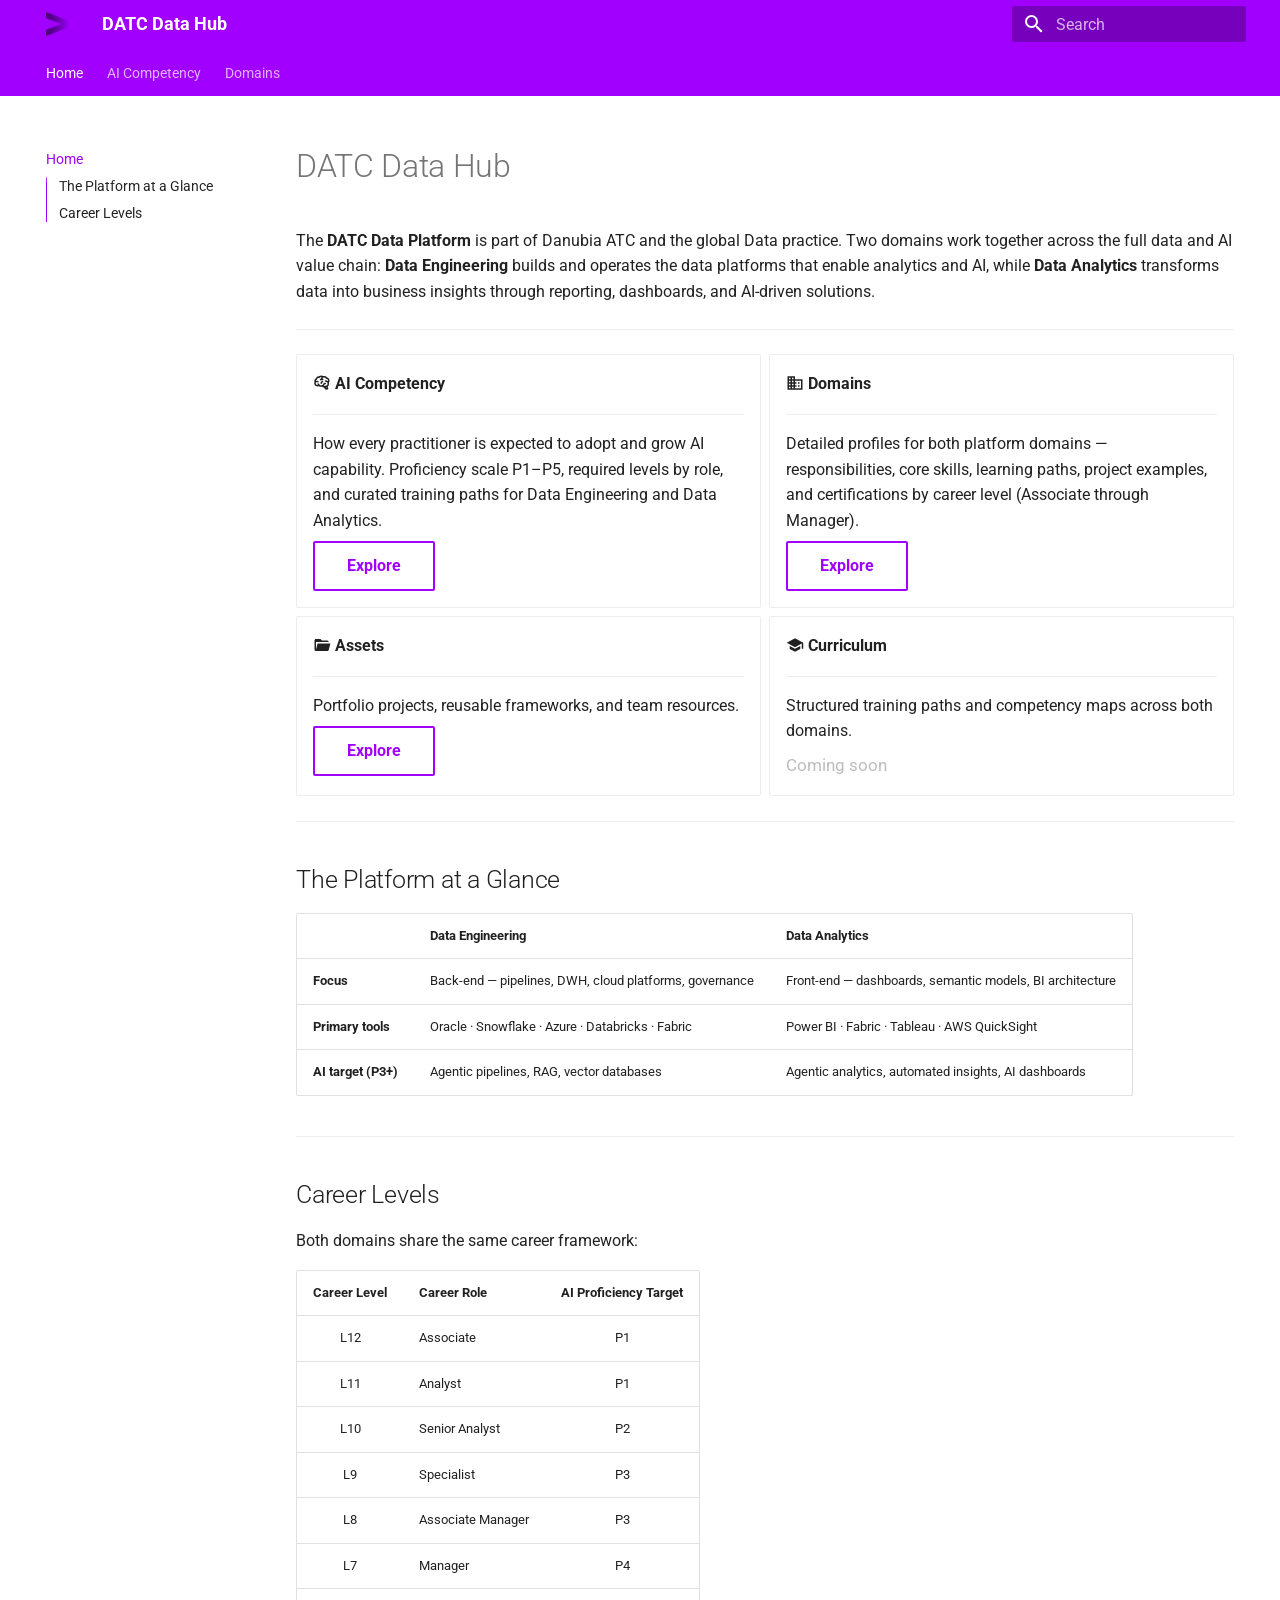
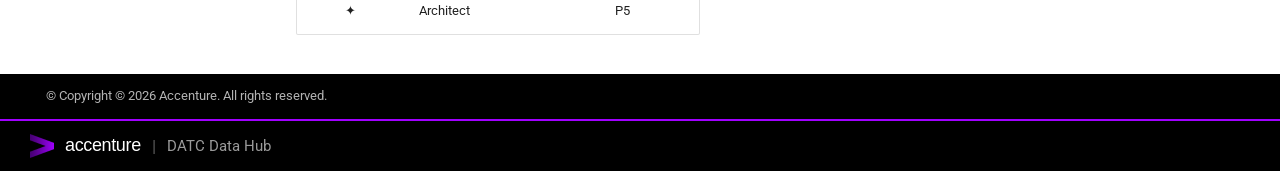
<file: index.html>
<!doctype html>
<html lang="en" class="no-js">
  <head>
    
      <meta charset="utf-8">
      <meta name="viewport" content="width=device-width,initial-scale=1">
      
        <meta name="description" content="Learning paths and competency frameworks for the DATC Data Platform (DEVI)">
      
      
        <meta name="author" content="DATC Data Platform Team">
      
      
      
      
        <link rel="next" href="ai-competency/">
      
      
        
      
      
      <link rel="icon" href="assets/accenture-favicon.ico">
      <meta name="generator" content="mkdocs-1.6.1, mkdocs-material-9.7.7">
    
    
      
        <title>DATC Data Hub</title>
      
    
    
      <link rel="stylesheet" href="assets/stylesheets/main.ec1eaa64.min.css">
      
        
        <link rel="stylesheet" href="assets/stylesheets/palette.ab4e12ef.min.css">
      
      


    
    
      
    
    
      
        
        
        <link rel="preconnect" href="https://fonts.gstatic.com" crossorigin>
        <link rel="stylesheet" href="https://fonts.googleapis.com/css?family=Roboto:300,300i,400,400i,700,700i%7CRoboto+Mono:400,400i,700,700i&display=fallback">
        <style>:root{--md-text-font:"Roboto";--md-code-font:"Roboto Mono"}</style>
      
    
    
      <link rel="stylesheet" href="stylesheets/accenture.css">
    
    <script>__md_scope=new URL(".",location),__md_hash=e=>[...e].reduce(((e,_)=>(e<<5)-e+_.charCodeAt(0)),0),__md_get=(e,_=localStorage,t=__md_scope)=>JSON.parse(_.getItem(t.pathname+"."+e)),__md_set=(e,_,t=localStorage,a=__md_scope)=>{try{t.setItem(a.pathname+"."+e,JSON.stringify(_))}catch(e){}}</script>
    
      

    
    
  </head>
  
  
    
    
    
    
    
    <body dir="ltr" data-md-color-scheme="default" data-md-color-primary="deep-purple" data-md-color-accent="deep-purple">
  
    
    <input class="md-toggle" data-md-toggle="drawer" type="checkbox" id="__drawer" autocomplete="off">
    <input class="md-toggle" data-md-toggle="search" type="checkbox" id="__search" autocomplete="off">
    <label class="md-overlay" for="__drawer"></label>
    <div data-md-component="skip">
      
        
        <a href="#datc-data-hub" class="md-skip">
          Skip to content
        </a>
      
    </div>
    <div data-md-component="announce">
      
    </div>
    
    
      

<header class="md-header" data-md-component="header">
  <nav class="md-header__inner md-grid" aria-label="Header">
    <a href="." title="DATC Data Hub" class="md-header__button md-logo" aria-label="DATC Data Hub" data-md-component="logo">
      
  <img src="assets/accenture-logo.png" alt="logo">

    </a>
    <label class="md-header__button md-icon" for="__drawer">
      
      <svg xmlns="http://www.w3.org/2000/svg" viewBox="0 0 24 24"><path d="M3 6h18v2H3zm0 5h18v2H3zm0 5h18v2H3z"/></svg>
    </label>
    <div class="md-header__title" data-md-component="header-title">
      <div class="md-header__ellipsis">
        <div class="md-header__topic">
          <span class="md-ellipsis">
            DATC Data Hub
          </span>
        </div>
        <div class="md-header__topic" data-md-component="header-topic">
          <span class="md-ellipsis">
            
              Home
            
          </span>
        </div>
      </div>
    </div>
    
      
    
    
    
    
      
      
        <label class="md-header__button md-icon" for="__search">
          
          <svg xmlns="http://www.w3.org/2000/svg" viewBox="0 0 24 24"><path d="M9.5 3A6.5 6.5 0 0 1 16 9.5c0 1.61-.59 3.09-1.56 4.23l.27.27h.79l5 5-1.5 1.5-5-5v-.79l-.27-.27A6.52 6.52 0 0 1 9.5 16 6.5 6.5 0 0 1 3 9.5 6.5 6.5 0 0 1 9.5 3m0 2C7 5 5 7 5 9.5S7 14 9.5 14 14 12 14 9.5 12 5 9.5 5"/></svg>
        </label>
        <div class="md-search" data-md-component="search" role="dialog">
  <label class="md-search__overlay" for="__search"></label>
  <div class="md-search__inner" role="search">
    <form class="md-search__form" name="search">
      <input type="text" class="md-search__input" name="query" aria-label="Search" placeholder="Search" autocapitalize="off" autocorrect="off" autocomplete="off" spellcheck="false" data-md-component="search-query" required>
      <label class="md-search__icon md-icon" for="__search">
        
        <svg xmlns="http://www.w3.org/2000/svg" viewBox="0 0 24 24"><path d="M9.5 3A6.5 6.5 0 0 1 16 9.5c0 1.61-.59 3.09-1.56 4.23l.27.27h.79l5 5-1.5 1.5-5-5v-.79l-.27-.27A6.52 6.52 0 0 1 9.5 16 6.5 6.5 0 0 1 3 9.5 6.5 6.5 0 0 1 9.5 3m0 2C7 5 5 7 5 9.5S7 14 9.5 14 14 12 14 9.5 12 5 9.5 5"/></svg>
        
        <svg xmlns="http://www.w3.org/2000/svg" viewBox="0 0 24 24"><path d="M20 11v2H8l5.5 5.5-1.42 1.42L4.16 12l7.92-7.92L13.5 5.5 8 11z"/></svg>
      </label>
      <nav class="md-search__options" aria-label="Search">
        
        <button type="reset" class="md-search__icon md-icon" title="Clear" aria-label="Clear" tabindex="-1">
          
          <svg xmlns="http://www.w3.org/2000/svg" viewBox="0 0 24 24"><path d="M19 6.41 17.59 5 12 10.59 6.41 5 5 6.41 10.59 12 5 17.59 6.41 19 12 13.41 17.59 19 19 17.59 13.41 12z"/></svg>
        </button>
      </nav>
      
        <div class="md-search__suggest" data-md-component="search-suggest"></div>
      
    </form>
    <div class="md-search__output">
      <div class="md-search__scrollwrap" tabindex="0" data-md-scrollfix>
        <div class="md-search-result" data-md-component="search-result">
          <div class="md-search-result__meta">
            Initializing search
          </div>
          <ol class="md-search-result__list" role="presentation"></ol>
        </div>
      </div>
    </div>
  </div>
</div>
      
    
    
  </nav>
  
</header>
    
    <div class="md-container" data-md-component="container">
      
      
        
          
            
<nav class="md-tabs" aria-label="Tabs" data-md-component="tabs">
  <div class="md-grid">
    <ul class="md-tabs__list">
      
        
  
  
  
    
  
  
    <li class="md-tabs__item md-tabs__item--active">
      <a href="." class="md-tabs__link">
        
  
  
    
  
  Home

      </a>
    </li>
  

      
        
  
  
  
  
    
    
      <li class="md-tabs__item">
        <a href="ai-competency/" class="md-tabs__link">
          
  
  
    
  
  AI Competency

        </a>
      </li>
    
  

      
        
  
  
  
  
    
    
      <li class="md-tabs__item">
        <a href="domains/" class="md-tabs__link">
          
  
  
    
  
  Domains

        </a>
      </li>
    
  

      
    </ul>
  </div>
</nav>
          
        
      
      <main class="md-main" data-md-component="main">
        <div class="md-main__inner md-grid">
          
            
              
              <div class="md-sidebar md-sidebar--primary" data-md-component="sidebar" data-md-type="navigation" >
                <div class="md-sidebar__scrollwrap">
                  <div class="md-sidebar__inner">
                    


  


  

<nav class="md-nav md-nav--primary md-nav--lifted md-nav--integrated" aria-label="Navigation" data-md-level="0">
  <label class="md-nav__title" for="__drawer">
    <a href="." title="DATC Data Hub" class="md-nav__button md-logo" aria-label="DATC Data Hub" data-md-component="logo">
      
  <img src="assets/accenture-logo.png" alt="logo">

    </a>
    DATC Data Hub
  </label>
  
  <ul class="md-nav__list" data-md-scrollfix>
    
      
      
  
  
    
  
  
  
    <li class="md-nav__item md-nav__item--active">
      
      <input class="md-nav__toggle md-toggle" type="checkbox" id="__toc">
      
      
        
      
      
        <label class="md-nav__link md-nav__link--active" for="__toc">
          
  
  
  <span class="md-ellipsis">
    
  
    Home
  

    
  </span>
  
  

          <span class="md-nav__icon md-icon"></span>
        </label>
      
      <a href="." class="md-nav__link md-nav__link--active">
        
  
  
  <span class="md-ellipsis">
    
  
    Home
  

    
  </span>
  
  

      </a>
      
        

<nav class="md-nav md-nav--secondary" aria-label="Table of contents">
  
  
  
    
  
  
    <label class="md-nav__title" for="__toc">
      <span class="md-nav__icon md-icon"></span>
      Table of contents
    </label>
    <ul class="md-nav__list" data-md-component="toc" data-md-scrollfix>
      
        <li class="md-nav__item">
  <a href="#the-platform-at-a-glance" class="md-nav__link">
    <span class="md-ellipsis">
      
        The Platform at a Glance
      
    </span>
  </a>
  
</li>
      
        <li class="md-nav__item">
  <a href="#career-levels" class="md-nav__link">
    <span class="md-ellipsis">
      
        Career Levels
      
    </span>
  </a>
  
</li>
      
    </ul>
  
</nav>
      
    </li>
  

    
      
      
  
  
  
  
    
    
      
        
          
        
      
        
      
        
      
    
    
    
      
      
        
      
    
    
    <li class="md-nav__item md-nav__item--nested">
      
        
        
          
        
        <input class="md-nav__toggle md-toggle md-toggle--indeterminate" type="checkbox" id="__nav_2" >
        
          
          <div class="md-nav__link md-nav__container">
            <a href="ai-competency/" class="md-nav__link ">
              
  
  
  <span class="md-ellipsis">
    
  
    AI Competency
  

    
  </span>
  
  

            </a>
            
              
              <label class="md-nav__link " for="__nav_2" id="__nav_2_label" tabindex="0">
                <span class="md-nav__icon md-icon"></span>
              </label>
            
          </div>
        
        <nav class="md-nav" data-md-level="1" aria-labelledby="__nav_2_label" aria-expanded="false">
          <label class="md-nav__title" for="__nav_2">
            <span class="md-nav__icon md-icon"></span>
            
  
    AI Competency
  

          </label>
          <ul class="md-nav__list" data-md-scrollfix>
            
              
            
              
                
  
  
  
  
    <li class="md-nav__item">
      <a href="ai-competency/ai-data-engineering/" class="md-nav__link">
        
  
  
  <span class="md-ellipsis">
    
  
    AI Data Engineering
  

    
  </span>
  
  

      </a>
    </li>
  

              
            
              
                
  
  
  
  
    <li class="md-nav__item">
      <a href="ai-competency/ai-data-analytics/" class="md-nav__link">
        
  
  
  <span class="md-ellipsis">
    
  
    AI Data Analytics
  

    
  </span>
  
  

      </a>
    </li>
  

              
            
          </ul>
        </nav>
      
    </li>
  

    
      
      
  
  
  
  
    
    
      
        
          
        
      
        
      
        
      
        
      
    
    
    
      
      
        
      
    
    
    <li class="md-nav__item md-nav__item--nested">
      
        
        
          
        
        <input class="md-nav__toggle md-toggle md-toggle--indeterminate" type="checkbox" id="__nav_3" >
        
          
          <div class="md-nav__link md-nav__container">
            <a href="domains/" class="md-nav__link ">
              
  
  
  <span class="md-ellipsis">
    
  
    Domains
  

    
  </span>
  
  

            </a>
            
              
              <label class="md-nav__link " for="__nav_3" id="__nav_3_label" tabindex="0">
                <span class="md-nav__icon md-icon"></span>
              </label>
            
          </div>
        
        <nav class="md-nav" data-md-level="1" aria-labelledby="__nav_3_label" aria-expanded="false">
          <label class="md-nav__title" for="__nav_3">
            <span class="md-nav__icon md-icon"></span>
            
  
    Domains
  

          </label>
          <ul class="md-nav__list" data-md-scrollfix>
            
              
            
              
                
  
  
  
  
    <li class="md-nav__item">
      <a href="domains/data-engineering/" class="md-nav__link">
        
  
  
  <span class="md-ellipsis">
    
  
    Data Engineering
  

    
  </span>
  
  

      </a>
    </li>
  

              
            
              
                
  
  
  
  
    <li class="md-nav__item">
      <a href="domains/data-analytics/" class="md-nav__link">
        
  
  
  <span class="md-ellipsis">
    
  
    Data Analytics
  

    
  </span>
  
  

      </a>
    </li>
  

              
            
              
                
  
  
  
  
    <li class="md-nav__item">
      <a href="assets/" class="md-nav__link">
        
  
  
  <span class="md-ellipsis">
    
  
    Assets
  

    
  </span>
  
  

      </a>
    </li>
  

              
            
          </ul>
        </nav>
      
    </li>
  

    
  </ul>
</nav>
                  </div>
                </div>
              </div>
            
            
          
          
            <div class="md-content" data-md-component="content">
              
              <article class="md-content__inner md-typeset">
                
                  



<h1 id="datc-data-hub">DATC Data Hub</h1>
<p>The <strong>DATC Data Platform</strong> is part of Danubia ATC and the global Data practice. Two domains work together across the full data and AI value chain: <strong>Data Engineering</strong> builds and operates the data platforms that enable analytics and AI, while <strong>Data Analytics</strong> transforms data into business insights through reporting, dashboards, and AI-driven solutions.</p>
<hr />
<div class="grid cards">
<ul>
<li>
<p><span class="twemoji"><svg xmlns="http://www.w3.org/2000/svg" viewBox="0 0 24 24"><path d="M21.33 12.91c.09 1.55-.62 3.04-1.89 3.95l.77 1.49c.23.45.26.98.06 1.45-.19.47-.58.84-1.06 1l-.79.25a1.687 1.687 0 0 1-1.86-.55L14.44 18c-.89-.15-1.73-.53-2.44-1.1-.5.15-1 .23-1.5.23-.88 0-1.76-.27-2.5-.79-.53.16-1.07.23-1.62.22-.79.01-1.57-.15-2.3-.45a4.1 4.1 0 0 1-2.43-3.61c-.08-.72.04-1.45.35-2.11-.29-.75-.32-1.57-.07-2.33C2.3 7.11 3 6.32 3.87 5.82c.58-1.69 2.21-2.82 4-2.7 1.6-1.5 4.05-1.66 5.83-.37.42-.11.86-.17 1.3-.17 1.36-.03 2.65.57 3.5 1.64 2.04.53 3.5 2.35 3.58 4.47.05 1.11-.25 2.2-.86 3.13.07.36.11.72.11 1.09m-5-1.41c.57.07 1.02.5 1.02 1.07a1 1 0 0 1-1 1h-.63c-.32.9-.88 1.69-1.62 2.29.25.09.51.14.77.21 5.13-.07 4.53-3.2 4.53-3.25a2.59 2.59 0 0 0-2.69-2.49 1 1 0 0 1-1-1 1 1 0 0 1 1-1c1.23.03 2.41.49 3.33 1.3.05-.29.08-.59.08-.89-.06-1.24-.62-2.32-2.87-2.53-1.25-2.96-4.4-1.32-4.4-.4-.03.23.21.72.25.75a1 1 0 0 1 1 1c0 .55-.45 1-1 1-.53-.02-1.03-.22-1.43-.56-.48.31-1.03.5-1.6.56-.57.05-1.04-.35-1.07-.9a.97.97 0 0 1 .88-1.1c.16-.02.94-.14.94-.77 0-.66.25-1.29.68-1.79-.92-.25-1.91.08-2.91 1.29C6.75 5 6 5.25 5.45 7.2 4.5 7.67 4 8 3.78 9c1.08-.22 2.19-.13 3.22.25.5.19.78.75.59 1.29-.19.52-.77.78-1.29.59-.73-.32-1.55-.34-2.3-.06-.32.27-.32.83-.32 1.27 0 .74.37 1.43 1 1.83.53.27 1.12.41 1.71.4q-.225-.39-.39-.81a1.038 1.038 0 0 1 1.96-.68c.4 1.14 1.42 1.92 2.62 2.05 1.37-.07 2.59-.88 3.19-2.13.23-1.38 1.34-1.5 2.56-1.5m2 7.47-.62-1.3-.71.16 1 1.25zm-4.65-8.61a1 1 0 0 0-.91-1.03c-.71-.04-1.4.2-1.93.67-.57.58-.87 1.38-.84 2.19a1 1 0 0 0 1 1c.57 0 1-.45 1-1 0-.27.07-.54.23-.76.12-.1.27-.15.43-.15.55.03 1.02-.38 1.02-.92"/></svg></span> <strong>AI Competency</strong></p>
<hr />
<p>How every practitioner is expected to adopt and grow AI capability. Proficiency scale P1–P5, required levels by role, and curated training paths for Data Engineering and Data Analytics.</p>
<p><a class="md-button md-button" href="ai-competency/">Explore</a></p>
</li>
<li>
<p><span class="twemoji"><svg xmlns="http://www.w3.org/2000/svg" viewBox="0 0 24 24"><path d="M18 15h-2v2h2m0-6h-2v2h2m2 6h-8v-2h2v-2h-2v-2h2v-2h-2V9h8M10 7H8V5h2m0 6H8V9h2m0 6H8v-2h2m0 6H8v-2h2M6 7H4V5h2m0 6H4V9h2m0 6H4v-2h2m0 6H4v-2h2m6-10V3H2v18h20V7z"/></svg></span> <strong>Domains</strong></p>
<hr />
<p>Detailed profiles for both platform domains — responsibilities, core skills, learning paths, project examples, and certifications by career level (Associate through Manager).</p>
<p><a class="md-button md-button" href="domains/">Explore</a></p>
</li>
<li>
<p><span class="twemoji"><svg xmlns="http://www.w3.org/2000/svg" viewBox="0 0 24 24"><path d="M19 20H4a2 2 0 0 1-2-2V6c0-1.11.89-2 2-2h6l2 2h7a2 2 0 0 1 2 2H4v10l2.14-8h17.07l-2.28 8.5c-.23.87-1.01 1.5-1.93 1.5"/></svg></span> <strong>Assets</strong></p>
<hr />
<p>Portfolio projects, reusable frameworks, and team resources.</p>
<p><a class="md-button" href="assets/">Explore</a></p>
</li>
<li>
<p><span class="twemoji"><svg xmlns="http://www.w3.org/2000/svg" viewBox="0 0 24 24"><path d="M12 3 1 9l11 6 9-4.91V17h2V9M5 13.18v4L12 21l7-3.82v-4L12 17z"/></svg></span> <strong>Curriculum</strong></p>
<hr />
<p>Structured training paths and competency maps across both domains.</p>
<p><span style="color: #bdbdbd; font-size: 0.85rem;">Coming soon</span></p>
</li>
</ul>
</div>
<hr />
<h2 id="the-platform-at-a-glance">The Platform at a Glance</h2>
<table>
<thead>
<tr>
<th></th>
<th>Data Engineering</th>
<th>Data Analytics</th>
</tr>
</thead>
<tbody>
<tr>
<td><strong>Focus</strong></td>
<td>Back-end — pipelines, DWH, cloud platforms, governance</td>
<td>Front-end — dashboards, semantic models, BI architecture</td>
</tr>
<tr>
<td><strong>Primary tools</strong></td>
<td>Oracle · Snowflake · Azure · Databricks · Fabric</td>
<td>Power BI · Fabric · Tableau · AWS QuickSight</td>
</tr>
<tr>
<td><strong>AI target (P3+)</strong></td>
<td>Agentic pipelines, RAG, vector databases</td>
<td>Agentic analytics, automated insights, AI dashboards</td>
</tr>
</tbody>
</table>
<hr />
<h2 id="career-levels">Career Levels</h2>
<p>Both domains share the same career framework:</p>
<table>
<thead>
<tr>
<th style="text-align: center;">Career Level</th>
<th>Career Role</th>
<th style="text-align: center;">AI Proficiency Target</th>
</tr>
</thead>
<tbody>
<tr>
<td style="text-align: center;">L12</td>
<td>Associate</td>
<td style="text-align: center;">P1</td>
</tr>
<tr>
<td style="text-align: center;">L11</td>
<td>Analyst</td>
<td style="text-align: center;">P1</td>
</tr>
<tr>
<td style="text-align: center;">L10</td>
<td>Senior Analyst</td>
<td style="text-align: center;">P2</td>
</tr>
<tr>
<td style="text-align: center;">L9</td>
<td>Specialist</td>
<td style="text-align: center;">P3</td>
</tr>
<tr>
<td style="text-align: center;">L8</td>
<td>Associate Manager</td>
<td style="text-align: center;">P3</td>
</tr>
<tr>
<td style="text-align: center;">L7</td>
<td>Manager</td>
<td style="text-align: center;">P4</td>
</tr>
<tr>
<td style="text-align: center;">✦</td>
<td>Architect</td>
<td style="text-align: center;">P5</td>
</tr>
</tbody>
</table>












                
              </article>
            </div>
          
          
<script>var target=document.getElementById(location.hash.slice(1));target&&target.name&&(target.checked=target.name.startsWith("__tabbed_"))</script>
        </div>
        
      </main>
      
  
        <footer class="md-footer">
  
  <div class="md-footer-meta md-typeset">
    <div class="md-footer-meta__inner md-grid">
      <div class="md-copyright">
  
    <div class="md-copyright__highlight">
      &copy; Copyright © 2026 Accenture. All rights reserved.
    </div>
  
  
</div>
      
    </div>
  </div>
</footer>
      
  <div class="datc-brand-footer">
    <div class="datc-brand-footer__inner">
      <img src="assets/accenture-logo.png" class="datc-brand-footer__logo" alt="Accenture" />
      <span class="datc-brand-footer__wordmark">accenture</span>
      <span class="datc-brand-footer__divider">|</span>
      <span class="datc-brand-footer__team">DATC Data Hub</span>
    </div>
  </div>

    </div>
    <div class="md-dialog" data-md-component="dialog">
      <div class="md-dialog__inner md-typeset"></div>
    </div>
    
    
    
      
      
      <script id="__config" type="application/json">{"annotate": null, "base": ".", "features": ["navigation.tabs", "navigation.sections", "navigation.indexes", "navigation.expand", "toc.integrate", "search.suggest", "search.highlight"], "search": "assets/javascripts/workers/search.2c215733.min.js", "tags": null, "translations": {"clipboard.copied": "Copied to clipboard", "clipboard.copy": "Copy to clipboard", "search.result.more.one": "1 more on this page", "search.result.more.other": "# more on this page", "search.result.none": "No matching documents", "search.result.one": "1 matching document", "search.result.other": "# matching documents", "search.result.placeholder": "Type to start searching", "search.result.term.missing": "Missing", "select.version": "Select version"}, "version": null}</script>
    
    
      <script src="assets/javascripts/bundle.d7400e89.min.js"></script>
      
        <script src="js/competency-tracker.js"></script>
      
    
  </body>
</html>
</file>
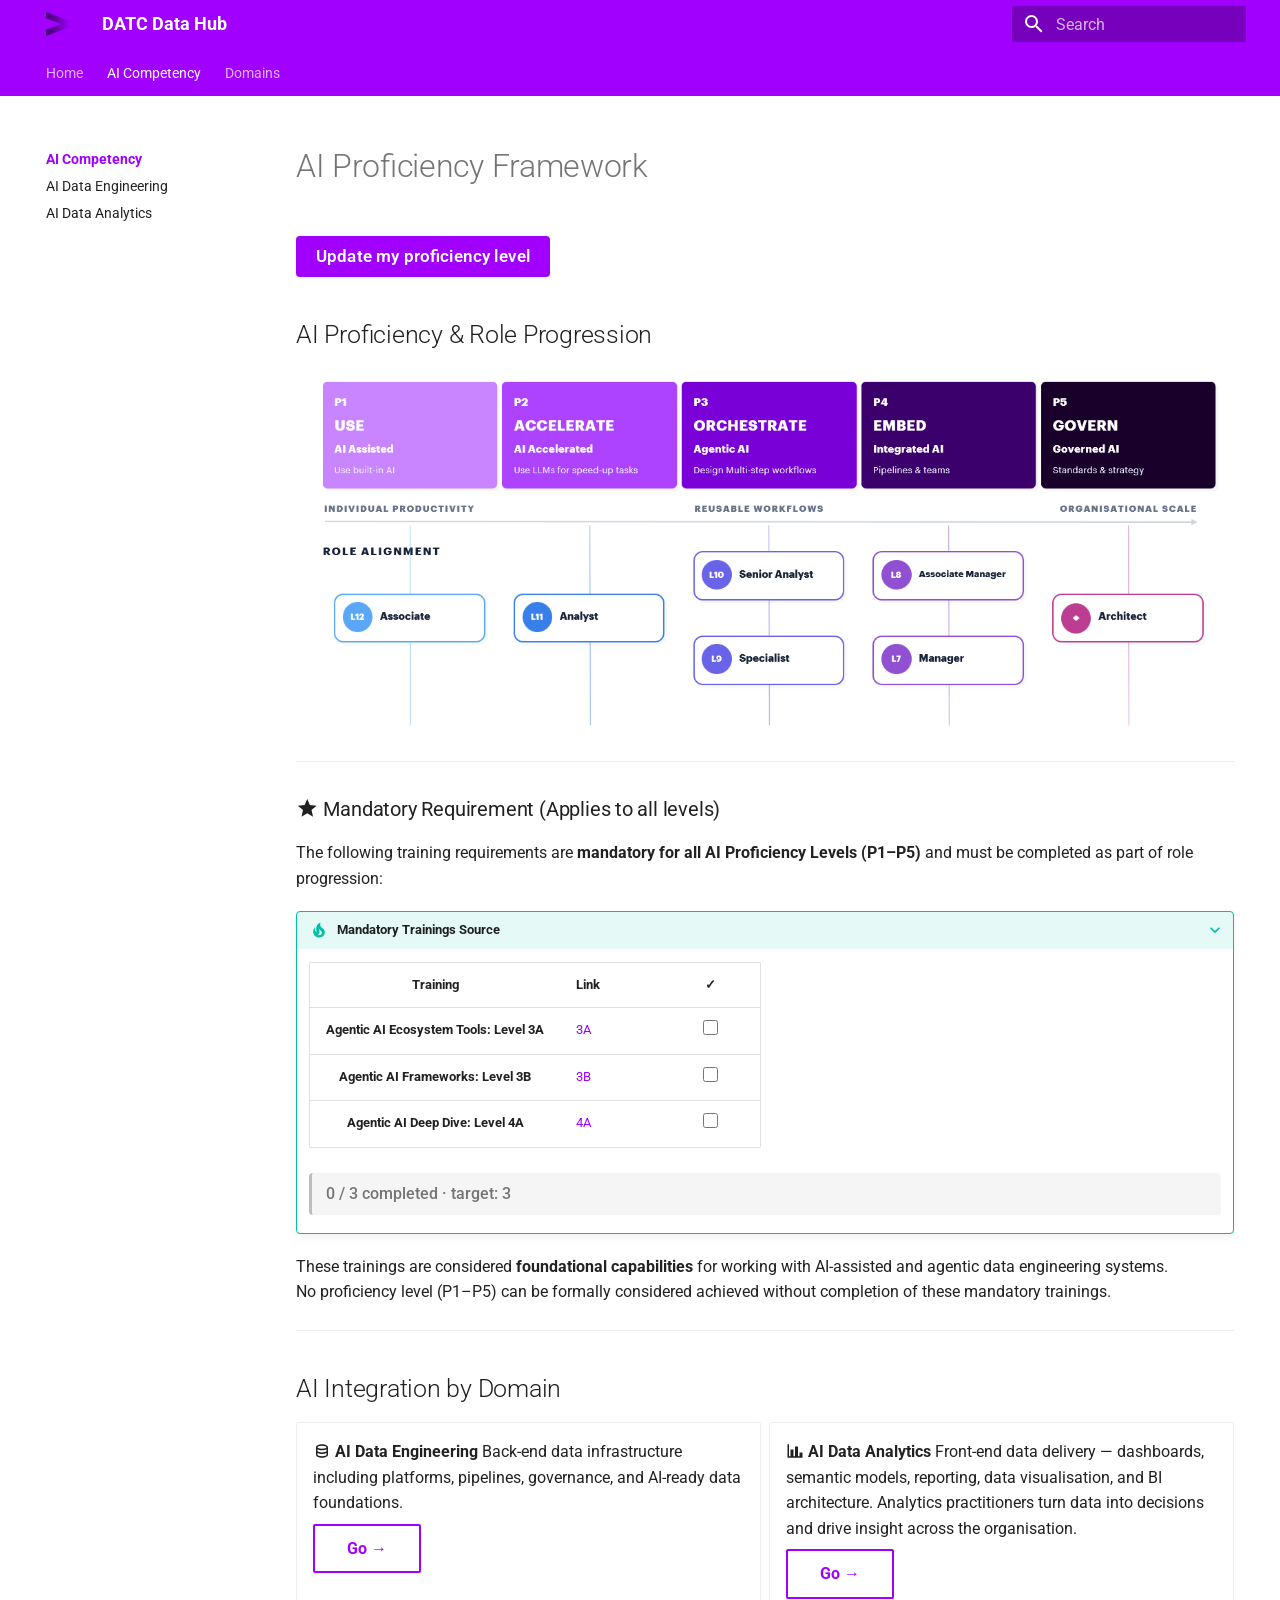
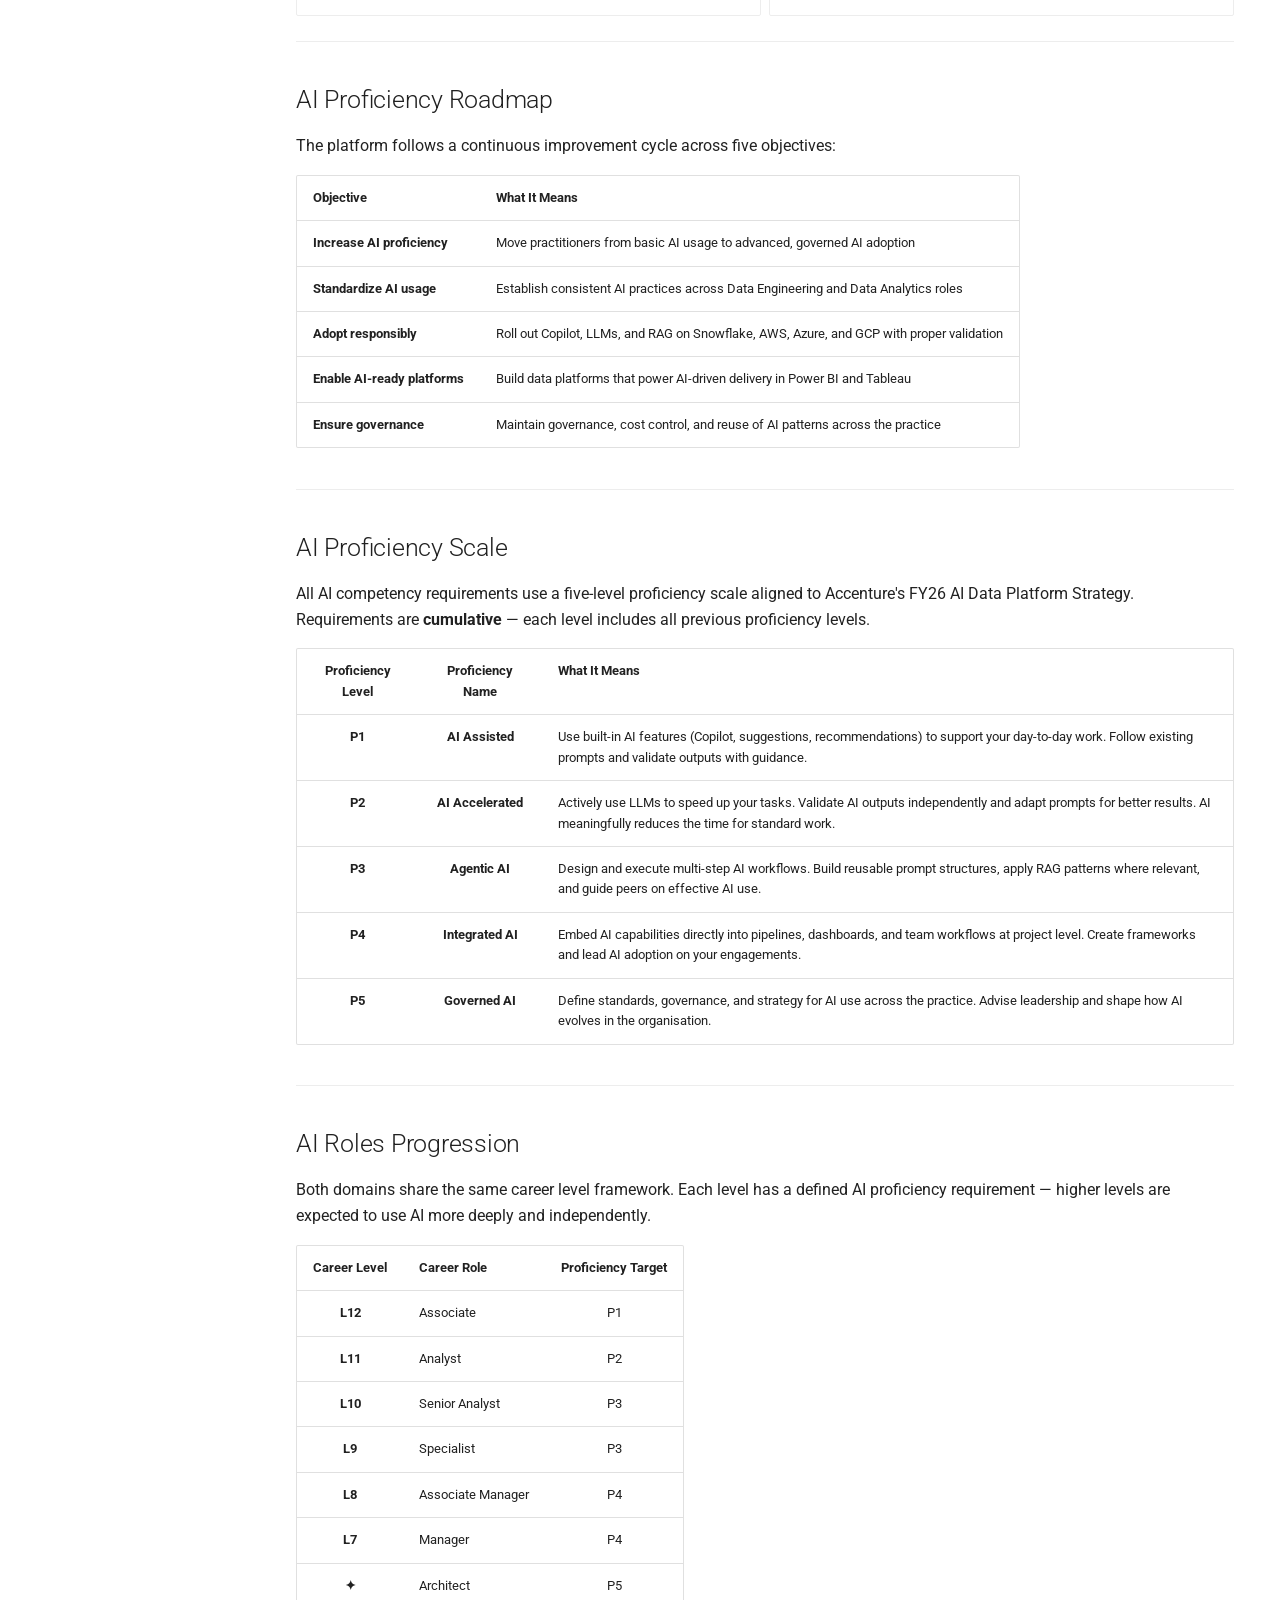
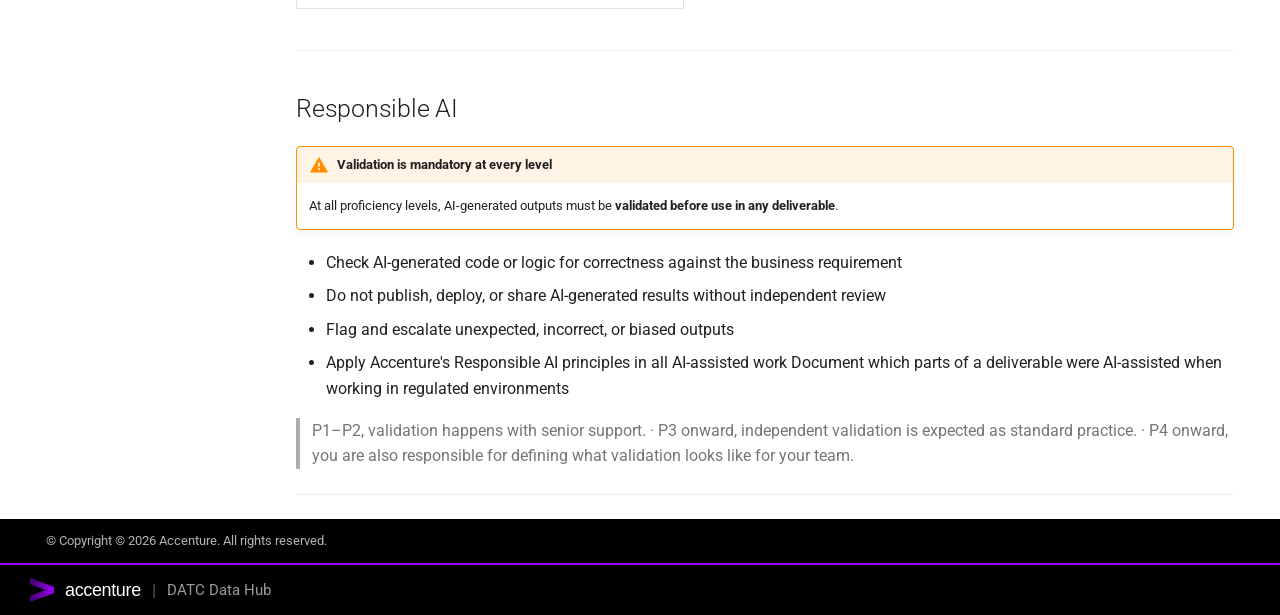
<file: ai-competency/index.html>
<!doctype html>
<html lang="en" class="no-js">
  <head>
    
      <meta charset="utf-8">
      <meta name="viewport" content="width=device-width,initial-scale=1">
      
        <meta name="description" content="Learning paths and competency frameworks for the DATC Data Platform (DEVI)">
      
      
        <meta name="author" content="DATC Data Platform Team">
      
      
      
        <link rel="prev" href="..">
      
      
        <link rel="next" href="ai-data-engineering/">
      
      
        
      
      
      <link rel="icon" href="../assets/accenture-favicon.ico">
      <meta name="generator" content="mkdocs-1.6.1, mkdocs-material-9.7.7">
    
    
      
        <title>AI Proficiency Framework - DATC Data Hub</title>
      
    
    
      <link rel="stylesheet" href="../assets/stylesheets/main.ec1eaa64.min.css">
      
        
        <link rel="stylesheet" href="../assets/stylesheets/palette.ab4e12ef.min.css">
      
      


    
    
      
    
    
      
        
        
        <link rel="preconnect" href="https://fonts.gstatic.com" crossorigin>
        <link rel="stylesheet" href="https://fonts.googleapis.com/css?family=Roboto:300,300i,400,400i,700,700i%7CRoboto+Mono:400,400i,700,700i&display=fallback">
        <style>:root{--md-text-font:"Roboto";--md-code-font:"Roboto Mono"}</style>
      
    
    
      <link rel="stylesheet" href="../stylesheets/accenture.css">
    
    <script>__md_scope=new URL("..",location),__md_hash=e=>[...e].reduce(((e,_)=>(e<<5)-e+_.charCodeAt(0)),0),__md_get=(e,_=localStorage,t=__md_scope)=>JSON.parse(_.getItem(t.pathname+"."+e)),__md_set=(e,_,t=localStorage,a=__md_scope)=>{try{t.setItem(a.pathname+"."+e,JSON.stringify(_))}catch(e){}}</script>
    
      

    
    
  </head>
  
  
    
    
    
    
    
    <body dir="ltr" data-md-color-scheme="default" data-md-color-primary="deep-purple" data-md-color-accent="deep-purple">
  
    
    <input class="md-toggle" data-md-toggle="drawer" type="checkbox" id="__drawer" autocomplete="off">
    <input class="md-toggle" data-md-toggle="search" type="checkbox" id="__search" autocomplete="off">
    <label class="md-overlay" for="__drawer"></label>
    <div data-md-component="skip">
      
        
        <a href="#ai-proficiency-framework" class="md-skip">
          Skip to content
        </a>
      
    </div>
    <div data-md-component="announce">
      
    </div>
    
    
      

<header class="md-header" data-md-component="header">
  <nav class="md-header__inner md-grid" aria-label="Header">
    <a href=".." title="DATC Data Hub" class="md-header__button md-logo" aria-label="DATC Data Hub" data-md-component="logo">
      
  <img src="../assets/accenture-logo.png" alt="logo">

    </a>
    <label class="md-header__button md-icon" for="__drawer">
      
      <svg xmlns="http://www.w3.org/2000/svg" viewBox="0 0 24 24"><path d="M3 6h18v2H3zm0 5h18v2H3zm0 5h18v2H3z"/></svg>
    </label>
    <div class="md-header__title" data-md-component="header-title">
      <div class="md-header__ellipsis">
        <div class="md-header__topic">
          <span class="md-ellipsis">
            DATC Data Hub
          </span>
        </div>
        <div class="md-header__topic" data-md-component="header-topic">
          <span class="md-ellipsis">
            
              AI Proficiency Framework
            
          </span>
        </div>
      </div>
    </div>
    
      
    
    
    
    
      
      
        <label class="md-header__button md-icon" for="__search">
          
          <svg xmlns="http://www.w3.org/2000/svg" viewBox="0 0 24 24"><path d="M9.5 3A6.5 6.5 0 0 1 16 9.5c0 1.61-.59 3.09-1.56 4.23l.27.27h.79l5 5-1.5 1.5-5-5v-.79l-.27-.27A6.52 6.52 0 0 1 9.5 16 6.5 6.5 0 0 1 3 9.5 6.5 6.5 0 0 1 9.5 3m0 2C7 5 5 7 5 9.5S7 14 9.5 14 14 12 14 9.5 12 5 9.5 5"/></svg>
        </label>
        <div class="md-search" data-md-component="search" role="dialog">
  <label class="md-search__overlay" for="__search"></label>
  <div class="md-search__inner" role="search">
    <form class="md-search__form" name="search">
      <input type="text" class="md-search__input" name="query" aria-label="Search" placeholder="Search" autocapitalize="off" autocorrect="off" autocomplete="off" spellcheck="false" data-md-component="search-query" required>
      <label class="md-search__icon md-icon" for="__search">
        
        <svg xmlns="http://www.w3.org/2000/svg" viewBox="0 0 24 24"><path d="M9.5 3A6.5 6.5 0 0 1 16 9.5c0 1.61-.59 3.09-1.56 4.23l.27.27h.79l5 5-1.5 1.5-5-5v-.79l-.27-.27A6.52 6.52 0 0 1 9.5 16 6.5 6.5 0 0 1 3 9.5 6.5 6.5 0 0 1 9.5 3m0 2C7 5 5 7 5 9.5S7 14 9.5 14 14 12 14 9.5 12 5 9.5 5"/></svg>
        
        <svg xmlns="http://www.w3.org/2000/svg" viewBox="0 0 24 24"><path d="M20 11v2H8l5.5 5.5-1.42 1.42L4.16 12l7.92-7.92L13.5 5.5 8 11z"/></svg>
      </label>
      <nav class="md-search__options" aria-label="Search">
        
        <button type="reset" class="md-search__icon md-icon" title="Clear" aria-label="Clear" tabindex="-1">
          
          <svg xmlns="http://www.w3.org/2000/svg" viewBox="0 0 24 24"><path d="M19 6.41 17.59 5 12 10.59 6.41 5 5 6.41 10.59 12 5 17.59 6.41 19 12 13.41 17.59 19 19 17.59 13.41 12z"/></svg>
        </button>
      </nav>
      
        <div class="md-search__suggest" data-md-component="search-suggest"></div>
      
    </form>
    <div class="md-search__output">
      <div class="md-search__scrollwrap" tabindex="0" data-md-scrollfix>
        <div class="md-search-result" data-md-component="search-result">
          <div class="md-search-result__meta">
            Initializing search
          </div>
          <ol class="md-search-result__list" role="presentation"></ol>
        </div>
      </div>
    </div>
  </div>
</div>
      
    
    
  </nav>
  
</header>
    
    <div class="md-container" data-md-component="container">
      
      
        
          
            
<nav class="md-tabs" aria-label="Tabs" data-md-component="tabs">
  <div class="md-grid">
    <ul class="md-tabs__list">
      
        
  
  
  
  
    <li class="md-tabs__item">
      <a href=".." class="md-tabs__link">
        
  
  
    
  
  Home

      </a>
    </li>
  

      
        
  
  
  
    
  
  
    
    
      <li class="md-tabs__item md-tabs__item--active">
        <a href="./" class="md-tabs__link">
          
  
  
    
  
  AI Competency

        </a>
      </li>
    
  

      
        
  
  
  
  
    
    
      <li class="md-tabs__item">
        <a href="../domains/" class="md-tabs__link">
          
  
  
    
  
  Domains

        </a>
      </li>
    
  

      
    </ul>
  </div>
</nav>
          
        
      
      <main class="md-main" data-md-component="main">
        <div class="md-main__inner md-grid">
          
            
              
              <div class="md-sidebar md-sidebar--primary" data-md-component="sidebar" data-md-type="navigation" >
                <div class="md-sidebar__scrollwrap">
                  <div class="md-sidebar__inner">
                    


  


  

<nav class="md-nav md-nav--primary md-nav--lifted md-nav--integrated" aria-label="Navigation" data-md-level="0">
  <label class="md-nav__title" for="__drawer">
    <a href=".." title="DATC Data Hub" class="md-nav__button md-logo" aria-label="DATC Data Hub" data-md-component="logo">
      
  <img src="../assets/accenture-logo.png" alt="logo">

    </a>
    DATC Data Hub
  </label>
  
  <ul class="md-nav__list" data-md-scrollfix>
    
      
      
  
  
  
  
    <li class="md-nav__item">
      <a href=".." class="md-nav__link">
        
  
  
  <span class="md-ellipsis">
    
  
    Home
  

    
  </span>
  
  

      </a>
    </li>
  

    
      
      
  
  
    
  
  
  
    
    
      
        
          
        
      
        
      
        
      
    
    
    
      
        
        
      
      
        
      
    
    
    <li class="md-nav__item md-nav__item--active md-nav__item--section md-nav__item--nested">
      
        
        
        <input class="md-nav__toggle md-toggle " type="checkbox" id="__nav_2" checked>
        
          
          <div class="md-nav__link md-nav__container">
            <a href="./" class="md-nav__link md-nav__link--active">
              
  
  
  <span class="md-ellipsis">
    
  
    AI Competency
  

    
  </span>
  
  

            </a>
            
              
              <label class="md-nav__link md-nav__link--active" for="__nav_2" id="__nav_2_label" tabindex="">
                <span class="md-nav__icon md-icon"></span>
              </label>
            
          </div>
        
        <nav class="md-nav" data-md-level="1" aria-labelledby="__nav_2_label" aria-expanded="true">
          <label class="md-nav__title" for="__nav_2">
            <span class="md-nav__icon md-icon"></span>
            
  
    AI Competency
  

          </label>
          <ul class="md-nav__list" data-md-scrollfix>
            
              
            
              
                
  
  
  
  
    <li class="md-nav__item">
      <a href="ai-data-engineering/" class="md-nav__link">
        
  
  
  <span class="md-ellipsis">
    
  
    AI Data Engineering
  

    
  </span>
  
  

      </a>
    </li>
  

              
            
              
                
  
  
  
  
    <li class="md-nav__item">
      <a href="ai-data-analytics/" class="md-nav__link">
        
  
  
  <span class="md-ellipsis">
    
  
    AI Data Analytics
  

    
  </span>
  
  

      </a>
    </li>
  

              
            
          </ul>
        </nav>
      
    </li>
  

    
      
      
  
  
  
  
    
    
      
        
          
        
      
        
      
        
      
        
      
    
    
    
      
      
        
      
    
    
    <li class="md-nav__item md-nav__item--nested">
      
        
        
          
        
        <input class="md-nav__toggle md-toggle md-toggle--indeterminate" type="checkbox" id="__nav_3" >
        
          
          <div class="md-nav__link md-nav__container">
            <a href="../domains/" class="md-nav__link ">
              
  
  
  <span class="md-ellipsis">
    
  
    Domains
  

    
  </span>
  
  

            </a>
            
              
              <label class="md-nav__link " for="__nav_3" id="__nav_3_label" tabindex="0">
                <span class="md-nav__icon md-icon"></span>
              </label>
            
          </div>
        
        <nav class="md-nav" data-md-level="1" aria-labelledby="__nav_3_label" aria-expanded="false">
          <label class="md-nav__title" for="__nav_3">
            <span class="md-nav__icon md-icon"></span>
            
  
    Domains
  

          </label>
          <ul class="md-nav__list" data-md-scrollfix>
            
              
            
              
                
  
  
  
  
    <li class="md-nav__item">
      <a href="../domains/data-engineering/" class="md-nav__link">
        
  
  
  <span class="md-ellipsis">
    
  
    Data Engineering
  

    
  </span>
  
  

      </a>
    </li>
  

              
            
              
                
  
  
  
  
    <li class="md-nav__item">
      <a href="../domains/data-analytics/" class="md-nav__link">
        
  
  
  <span class="md-ellipsis">
    
  
    Data Analytics
  

    
  </span>
  
  

      </a>
    </li>
  

              
            
              
                
  
  
  
  
    <li class="md-nav__item">
      <a href="../assets/" class="md-nav__link">
        
  
  
  <span class="md-ellipsis">
    
  
    Assets
  

    
  </span>
  
  

      </a>
    </li>
  

              
            
          </ul>
        </nav>
      
    </li>
  

    
  </ul>
</nav>
                  </div>
                </div>
              </div>
            
            
          
          
            <div class="md-content" data-md-component="content">
              
              <article class="md-content__inner md-typeset">
                
                  



<h1 id="ai-proficiency-framework">AI Proficiency Framework</h1>
<h2 id="update-my-proficiency-level"><a class="ps-update-link" href="https://forms.cloud.microsoft/r/97G6CwDtxv" target="_blank">Update my proficiency level</a></h2>
<h2 id="ai-proficiency-role-progression">AI Proficiency &amp; Role Progression</h2>
<figure>
  <img alt="Image title" src="../graphs/AI%20Proficiency%20Scale%20and%20Roles.png" />
</figure>
<hr />
<h3 id="mandatory-requirement-applies-to-all-levels"><span class="twemoji"><svg xmlns="http://www.w3.org/2000/svg" viewBox="0 0 24 24"><path d="M12 17.27 18.18 21l-1.64-7.03L22 9.24l-7.19-.62L12 2 9.19 8.62 2 9.24l5.45 4.73L5.82 21z"/></svg></span> Mandatory Requirement (Applies to all levels)</h3>
<p>The following training requirements are <strong>mandatory for all AI Proficiency Levels (P1–P5)</strong> and must be completed as part of role progression:</p>
<details class="tip" open="open">
<summary>Mandatory Trainings Source </summary>
<table>
<thead>
<tr>
<th style="text-align: center;">Training</th>
<th>Link</th>
<th style="text-align: center;">✓</th>
</tr>
</thead>
<tbody>
<tr>
<td style="text-align: center;"><strong>Agentic AI Ecosystem Tools: Level 3A</strong></td>
<td><a href="https://wd103.myworkday.com/accenture/learning/program/4510d076039210016cc0344f0eeb0000">3A</a></td>
<td style="text-align: center;"><input type="checkbox" class="course-done" data-level="de-p0" data-mandatory="true" data-id="de-p0-3A"></td>
</tr>
<tr>
<td style="text-align: center;"><strong>Agentic AI Frameworks: Level 3B</strong></td>
<td><a href="https://wd103.myworkday.com/accenture/learning/program/9a74c413ff121001288f4f5ca96e0000">3B</a></td>
<td style="text-align: center;"><input type="checkbox" class="course-done" data-level="de-p0" data-mandatory="true" data-id="de-p0-3B"></td>
</tr>
<tr>
<td style="text-align: center;"><strong>Agentic AI Deep Dive: Level 4A</strong></td>
<td><a href="https://wd103.myworkday.com/accenture/learning/program/eca5e091d3641000b8fcc66ddce90000?type=2d29754fdb8e100008b50ff6bc94003b">4A</a></td>
<td style="text-align: center;"><input type="checkbox" class="course-done" data-level="de-p0" data-mandatory="true" data-id="de-p0-4A"></td>
</tr>
</tbody>
</table>
<p><div class="level-progress" data-level="de-p0"></div></p>
</details>
<p>These trainings are considered <strong>foundational capabilities</strong> for working with AI-assisted and agentic data engineering systems.<br />
No proficiency level (P1–P5) can be formally considered achieved without completion of these mandatory trainings.</p>
<hr />
<h2 id="ai-integration-by-domain">AI Integration by Domain</h2>
<div class="grid cards">
<ul>
<li>
<p><span class="twemoji"><svg xmlns="http://www.w3.org/2000/svg" viewBox="0 0 24 24"><path d="M12 3C7.58 3 4 4.79 4 7v10c0 2.21 3.59 4 8 4s8-1.79 8-4V7c0-2.21-3.58-4-8-4m6 14c0 .5-2.13 2-6 2s-6-1.5-6-2v-2.23c1.61.78 3.72 1.23 6 1.23s4.39-.45 6-1.23zm0-4.55c-1.3.95-3.58 1.55-6 1.55s-4.7-.6-6-1.55V9.64c1.47.83 3.61 1.36 6 1.36s4.53-.53 6-1.36zM12 9C8.13 9 6 7.5 6 7s2.13-2 6-2 6 1.5 6 2-2.13 2-6 2"/></svg></span> <strong>AI Data Engineering</strong>
  Back-end data infrastructure including platforms, pipelines, governance, and AI-ready data foundations.</p>
<p><a class="md-button" href="ai-data-engineering/">Go →</a></p>
</li>
<li>
<p><span class="twemoji"><svg xmlns="http://www.w3.org/2000/svg" viewBox="0 0 24 24"><path d="M22 21H2V3h2v16h2v-9h4v9h2V6h4v13h2v-5h4z"/></svg></span> <strong>AI Data Analytics</strong>
  Front-end data delivery — dashboards, semantic models, reporting, data visualisation, and BI architecture. Analytics practitioners turn data into decisions and drive insight across the organisation.</p>
<p><a class="md-button" href="ai-data-analytics/">Go →</a></p>
</li>
</ul>
</div>
<hr />
<h2 id="ai-proficiency-roadmap">AI Proficiency Roadmap</h2>
<p>The platform follows a continuous improvement cycle across five objectives:</p>
<table>
<thead>
<tr>
<th>Objective</th>
<th>What It Means</th>
</tr>
</thead>
<tbody>
<tr>
<td><strong>Increase AI proficiency</strong></td>
<td>Move practitioners from basic AI usage to advanced, governed AI adoption</td>
</tr>
<tr>
<td><strong>Standardize AI usage</strong></td>
<td>Establish consistent AI practices across Data Engineering and Data Analytics roles</td>
</tr>
<tr>
<td><strong>Adopt responsibly</strong></td>
<td>Roll out Copilot, LLMs, and RAG on Snowflake, AWS, Azure, and GCP with proper validation</td>
</tr>
<tr>
<td><strong>Enable AI-ready platforms</strong></td>
<td>Build data platforms that power AI-driven delivery in Power BI and Tableau</td>
</tr>
<tr>
<td><strong>Ensure governance</strong></td>
<td>Maintain governance, cost control, and reuse of AI patterns across the practice</td>
</tr>
</tbody>
</table>
<hr />
<h2 id="ai-proficiency-scale">AI Proficiency Scale</h2>
<p>All AI competency requirements use a five-level proficiency scale aligned to Accenture's FY26 AI Data Platform Strategy. Requirements are <strong>cumulative</strong> — each level includes all previous proficiency levels.</p>
<table>
<thead>
<tr>
<th style="text-align: center;">Proficiency Level</th>
<th style="text-align: center;">Proficiency Name</th>
<th style="text-align: left;">What It Means</th>
</tr>
</thead>
<tbody>
<tr>
<td style="text-align: center;"><strong>P1</strong></td>
<td style="text-align: center;"><strong>AI Assisted</strong></td>
<td style="text-align: left;">Use built-in AI features (Copilot, suggestions, recommendations) to support your day-to-day work. Follow existing prompts and validate outputs with guidance.</td>
</tr>
<tr>
<td style="text-align: center;"><strong>P2</strong></td>
<td style="text-align: center;"><strong>AI Accelerated</strong></td>
<td style="text-align: left;">Actively use LLMs to speed up your tasks. Validate AI outputs independently and adapt prompts for better results. AI meaningfully reduces the time for standard work.</td>
</tr>
<tr>
<td style="text-align: center;"><strong>P3</strong></td>
<td style="text-align: center;"><strong>Agentic AI</strong></td>
<td style="text-align: left;">Design and execute multi-step AI workflows. Build reusable prompt structures, apply RAG patterns where relevant, and guide peers on effective AI use.</td>
</tr>
<tr>
<td style="text-align: center;"><strong>P4</strong></td>
<td style="text-align: center;"><strong>Integrated AI</strong></td>
<td style="text-align: left;">Embed AI capabilities directly into pipelines, dashboards, and team workflows at project level. Create frameworks and lead AI adoption on your engagements.</td>
</tr>
<tr>
<td style="text-align: center;"><strong>P5</strong></td>
<td style="text-align: center;"><strong>Governed AI</strong></td>
<td style="text-align: left;">Define standards, governance, and strategy for AI use across the practice. Advise leadership and shape how AI evolves in the organisation.</td>
</tr>
</tbody>
</table>
<hr />
<h2 id="ai-roles-progression">AI Roles Progression</h2>
<p>Both domains share the same career level framework. Each level has a defined AI proficiency requirement — higher levels are expected to use AI more deeply and independently.</p>
<table>
<thead>
<tr>
<th style="text-align: center;">Career Level</th>
<th>Career Role</th>
<th style="text-align: center;">Proficiency Target</th>
</tr>
</thead>
<tbody>
<tr>
<td style="text-align: center;"><strong>L12</strong></td>
<td>Associate</td>
<td style="text-align: center;">P1</td>
</tr>
<tr>
<td style="text-align: center;"><strong>L11</strong></td>
<td>Analyst</td>
<td style="text-align: center;">P2</td>
</tr>
<tr>
<td style="text-align: center;"><strong>L10</strong></td>
<td>Senior Analyst</td>
<td style="text-align: center;">P3</td>
</tr>
<tr>
<td style="text-align: center;"><strong>L9</strong></td>
<td>Specialist</td>
<td style="text-align: center;">P3</td>
</tr>
<tr>
<td style="text-align: center;"><strong>L8</strong></td>
<td>Associate Manager</td>
<td style="text-align: center;">P4</td>
</tr>
<tr>
<td style="text-align: center;"><strong>L7</strong></td>
<td>Manager</td>
<td style="text-align: center;">P4</td>
</tr>
<tr>
<td style="text-align: center;"><strong>✦</strong></td>
<td>Architect</td>
<td style="text-align: center;">P5</td>
</tr>
</tbody>
</table>
<hr />
<h2 id="responsible-ai">Responsible AI</h2>
<div class="admonition warning">
<p class="admonition-title">Validation is mandatory at every level</p>
<p>At all proficiency levels, AI-generated outputs must be <strong>validated before use in any deliverable</strong>.</p>
</div>
<ul>
<li>Check AI-generated code or logic for correctness against the business requirement</li>
<li>Do not publish, deploy, or share AI-generated results without independent review</li>
<li>Flag and escalate unexpected, incorrect, or biased outputs</li>
<li>Apply Accenture's Responsible AI principles in all AI-assisted work
Document which parts of a deliverable were AI-assisted when working in regulated environments</li>
</ul>
<blockquote>
<p>P1–P2, validation happens with senior support. 
· P3 onward, independent validation is expected as standard practice. 
· P4 onward, you are also responsible for defining what validation looks like for your team.</p>
</blockquote>
<hr />












                
              </article>
            </div>
          
          
<script>var target=document.getElementById(location.hash.slice(1));target&&target.name&&(target.checked=target.name.startsWith("__tabbed_"))</script>
        </div>
        
      </main>
      
  
        <footer class="md-footer">
  
  <div class="md-footer-meta md-typeset">
    <div class="md-footer-meta__inner md-grid">
      <div class="md-copyright">
  
    <div class="md-copyright__highlight">
      &copy; Copyright © 2026 Accenture. All rights reserved.
    </div>
  
  
</div>
      
    </div>
  </div>
</footer>
      
  <div class="datc-brand-footer">
    <div class="datc-brand-footer__inner">
      <img src="../assets/accenture-logo.png" class="datc-brand-footer__logo" alt="Accenture" />
      <span class="datc-brand-footer__wordmark">accenture</span>
      <span class="datc-brand-footer__divider">|</span>
      <span class="datc-brand-footer__team">DATC Data Hub</span>
    </div>
  </div>

    </div>
    <div class="md-dialog" data-md-component="dialog">
      <div class="md-dialog__inner md-typeset"></div>
    </div>
    
    
    
      
      
      <script id="__config" type="application/json">{"annotate": null, "base": "..", "features": ["navigation.tabs", "navigation.sections", "navigation.indexes", "navigation.expand", "toc.integrate", "search.suggest", "search.highlight"], "search": "../assets/javascripts/workers/search.2c215733.min.js", "tags": null, "translations": {"clipboard.copied": "Copied to clipboard", "clipboard.copy": "Copy to clipboard", "search.result.more.one": "1 more on this page", "search.result.more.other": "# more on this page", "search.result.none": "No matching documents", "search.result.one": "1 matching document", "search.result.other": "# matching documents", "search.result.placeholder": "Type to start searching", "search.result.term.missing": "Missing", "select.version": "Select version"}, "version": null}</script>
    
    
      <script src="../assets/javascripts/bundle.d7400e89.min.js"></script>
      
        <script src="../js/competency-tracker.js"></script>
      
    
  </body>
</html>
</file>
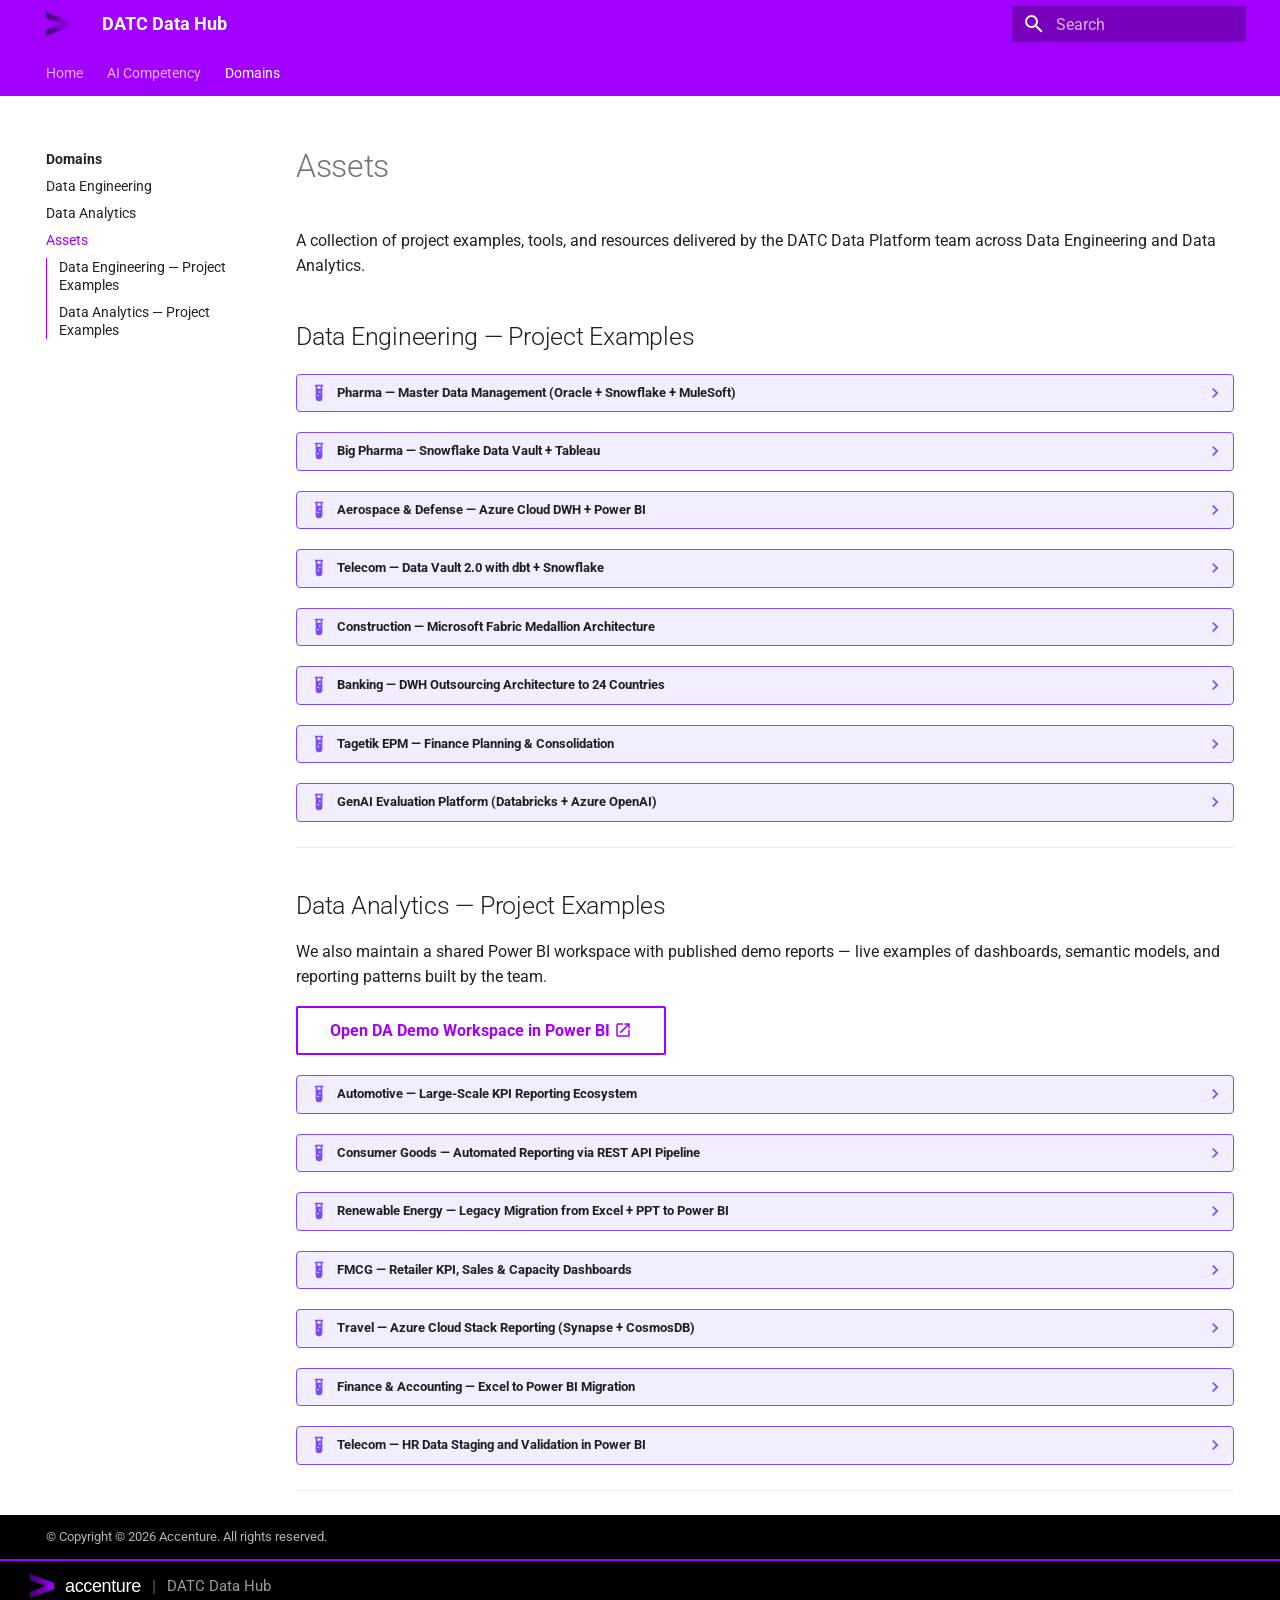
<file: assets/index.html>
<!doctype html>
<html lang="en" class="no-js">
  <head>
    
      <meta charset="utf-8">
      <meta name="viewport" content="width=device-width,initial-scale=1">
      
        <meta name="description" content="Learning paths and competency frameworks for the DATC Data Platform (DEVI)">
      
      
        <meta name="author" content="DATC Data Platform Team">
      
      
      
        <link rel="prev" href="../domains/data-analytics/">
      
      
      
        
      
      
      <link rel="icon" href="accenture-favicon.ico">
      <meta name="generator" content="mkdocs-1.6.1, mkdocs-material-9.7.7">
    
    
      
        <title>Assets - DATC Data Hub</title>
      
    
    
      <link rel="stylesheet" href="stylesheets/main.ec1eaa64.min.css">
      
        
        <link rel="stylesheet" href="stylesheets/palette.ab4e12ef.min.css">
      
      


    
    
      
    
    
      
        
        
        <link rel="preconnect" href="https://fonts.gstatic.com" crossorigin>
        <link rel="stylesheet" href="https://fonts.googleapis.com/css?family=Roboto:300,300i,400,400i,700,700i%7CRoboto+Mono:400,400i,700,700i&display=fallback">
        <style>:root{--md-text-font:"Roboto";--md-code-font:"Roboto Mono"}</style>
      
    
    
      <link rel="stylesheet" href="../stylesheets/accenture.css">
    
    <script>__md_scope=new URL("..",location),__md_hash=e=>[...e].reduce(((e,_)=>(e<<5)-e+_.charCodeAt(0)),0),__md_get=(e,_=localStorage,t=__md_scope)=>JSON.parse(_.getItem(t.pathname+"."+e)),__md_set=(e,_,t=localStorage,a=__md_scope)=>{try{t.setItem(a.pathname+"."+e,JSON.stringify(_))}catch(e){}}</script>
    
      

    
    
  </head>
  
  
    
    
    
    
    
    <body dir="ltr" data-md-color-scheme="default" data-md-color-primary="deep-purple" data-md-color-accent="deep-purple">
  
    
    <input class="md-toggle" data-md-toggle="drawer" type="checkbox" id="__drawer" autocomplete="off">
    <input class="md-toggle" data-md-toggle="search" type="checkbox" id="__search" autocomplete="off">
    <label class="md-overlay" for="__drawer"></label>
    <div data-md-component="skip">
      
        
        <a href="#assets" class="md-skip">
          Skip to content
        </a>
      
    </div>
    <div data-md-component="announce">
      
    </div>
    
    
      

<header class="md-header" data-md-component="header">
  <nav class="md-header__inner md-grid" aria-label="Header">
    <a href=".." title="DATC Data Hub" class="md-header__button md-logo" aria-label="DATC Data Hub" data-md-component="logo">
      
  <img src="accenture-logo.png" alt="logo">

    </a>
    <label class="md-header__button md-icon" for="__drawer">
      
      <svg xmlns="http://www.w3.org/2000/svg" viewBox="0 0 24 24"><path d="M3 6h18v2H3zm0 5h18v2H3zm0 5h18v2H3z"/></svg>
    </label>
    <div class="md-header__title" data-md-component="header-title">
      <div class="md-header__ellipsis">
        <div class="md-header__topic">
          <span class="md-ellipsis">
            DATC Data Hub
          </span>
        </div>
        <div class="md-header__topic" data-md-component="header-topic">
          <span class="md-ellipsis">
            
              Assets
            
          </span>
        </div>
      </div>
    </div>
    
      
    
    
    
    
      
      
        <label class="md-header__button md-icon" for="__search">
          
          <svg xmlns="http://www.w3.org/2000/svg" viewBox="0 0 24 24"><path d="M9.5 3A6.5 6.5 0 0 1 16 9.5c0 1.61-.59 3.09-1.56 4.23l.27.27h.79l5 5-1.5 1.5-5-5v-.79l-.27-.27A6.52 6.52 0 0 1 9.5 16 6.5 6.5 0 0 1 3 9.5 6.5 6.5 0 0 1 9.5 3m0 2C7 5 5 7 5 9.5S7 14 9.5 14 14 12 14 9.5 12 5 9.5 5"/></svg>
        </label>
        <div class="md-search" data-md-component="search" role="dialog">
  <label class="md-search__overlay" for="__search"></label>
  <div class="md-search__inner" role="search">
    <form class="md-search__form" name="search">
      <input type="text" class="md-search__input" name="query" aria-label="Search" placeholder="Search" autocapitalize="off" autocorrect="off" autocomplete="off" spellcheck="false" data-md-component="search-query" required>
      <label class="md-search__icon md-icon" for="__search">
        
        <svg xmlns="http://www.w3.org/2000/svg" viewBox="0 0 24 24"><path d="M9.5 3A6.5 6.5 0 0 1 16 9.5c0 1.61-.59 3.09-1.56 4.23l.27.27h.79l5 5-1.5 1.5-5-5v-.79l-.27-.27A6.52 6.52 0 0 1 9.5 16 6.5 6.5 0 0 1 3 9.5 6.5 6.5 0 0 1 9.5 3m0 2C7 5 5 7 5 9.5S7 14 9.5 14 14 12 14 9.5 12 5 9.5 5"/></svg>
        
        <svg xmlns="http://www.w3.org/2000/svg" viewBox="0 0 24 24"><path d="M20 11v2H8l5.5 5.5-1.42 1.42L4.16 12l7.92-7.92L13.5 5.5 8 11z"/></svg>
      </label>
      <nav class="md-search__options" aria-label="Search">
        
        <button type="reset" class="md-search__icon md-icon" title="Clear" aria-label="Clear" tabindex="-1">
          
          <svg xmlns="http://www.w3.org/2000/svg" viewBox="0 0 24 24"><path d="M19 6.41 17.59 5 12 10.59 6.41 5 5 6.41 10.59 12 5 17.59 6.41 19 12 13.41 17.59 19 19 17.59 13.41 12z"/></svg>
        </button>
      </nav>
      
        <div class="md-search__suggest" data-md-component="search-suggest"></div>
      
    </form>
    <div class="md-search__output">
      <div class="md-search__scrollwrap" tabindex="0" data-md-scrollfix>
        <div class="md-search-result" data-md-component="search-result">
          <div class="md-search-result__meta">
            Initializing search
          </div>
          <ol class="md-search-result__list" role="presentation"></ol>
        </div>
      </div>
    </div>
  </div>
</div>
      
    
    
  </nav>
  
</header>
    
    <div class="md-container" data-md-component="container">
      
      
        
          
            
<nav class="md-tabs" aria-label="Tabs" data-md-component="tabs">
  <div class="md-grid">
    <ul class="md-tabs__list">
      
        
  
  
  
  
    <li class="md-tabs__item">
      <a href=".." class="md-tabs__link">
        
  
  
    
  
  Home

      </a>
    </li>
  

      
        
  
  
  
  
    
    
      <li class="md-tabs__item">
        <a href="../ai-competency/" class="md-tabs__link">
          
  
  
    
  
  AI Competency

        </a>
      </li>
    
  

      
        
  
  
  
    
  
  
    
    
      <li class="md-tabs__item md-tabs__item--active">
        <a href="../domains/" class="md-tabs__link">
          
  
  
    
  
  Domains

        </a>
      </li>
    
  

      
    </ul>
  </div>
</nav>
          
        
      
      <main class="md-main" data-md-component="main">
        <div class="md-main__inner md-grid">
          
            
              
              <div class="md-sidebar md-sidebar--primary" data-md-component="sidebar" data-md-type="navigation" >
                <div class="md-sidebar__scrollwrap">
                  <div class="md-sidebar__inner">
                    


  


  

<nav class="md-nav md-nav--primary md-nav--lifted md-nav--integrated" aria-label="Navigation" data-md-level="0">
  <label class="md-nav__title" for="__drawer">
    <a href=".." title="DATC Data Hub" class="md-nav__button md-logo" aria-label="DATC Data Hub" data-md-component="logo">
      
  <img src="accenture-logo.png" alt="logo">

    </a>
    DATC Data Hub
  </label>
  
  <ul class="md-nav__list" data-md-scrollfix>
    
      
      
  
  
  
  
    <li class="md-nav__item">
      <a href=".." class="md-nav__link">
        
  
  
  <span class="md-ellipsis">
    
  
    Home
  

    
  </span>
  
  

      </a>
    </li>
  

    
      
      
  
  
  
  
    
    
      
        
          
        
      
        
      
        
      
    
    
    
      
      
        
      
    
    
    <li class="md-nav__item md-nav__item--nested">
      
        
        
          
        
        <input class="md-nav__toggle md-toggle md-toggle--indeterminate" type="checkbox" id="__nav_2" >
        
          
          <div class="md-nav__link md-nav__container">
            <a href="../ai-competency/" class="md-nav__link ">
              
  
  
  <span class="md-ellipsis">
    
  
    AI Competency
  

    
  </span>
  
  

            </a>
            
              
              <label class="md-nav__link " for="__nav_2" id="__nav_2_label" tabindex="0">
                <span class="md-nav__icon md-icon"></span>
              </label>
            
          </div>
        
        <nav class="md-nav" data-md-level="1" aria-labelledby="__nav_2_label" aria-expanded="false">
          <label class="md-nav__title" for="__nav_2">
            <span class="md-nav__icon md-icon"></span>
            
  
    AI Competency
  

          </label>
          <ul class="md-nav__list" data-md-scrollfix>
            
              
            
              
                
  
  
  
  
    <li class="md-nav__item">
      <a href="../ai-competency/ai-data-engineering/" class="md-nav__link">
        
  
  
  <span class="md-ellipsis">
    
  
    AI Data Engineering
  

    
  </span>
  
  

      </a>
    </li>
  

              
            
              
                
  
  
  
  
    <li class="md-nav__item">
      <a href="../ai-competency/ai-data-analytics/" class="md-nav__link">
        
  
  
  <span class="md-ellipsis">
    
  
    AI Data Analytics
  

    
  </span>
  
  

      </a>
    </li>
  

              
            
          </ul>
        </nav>
      
    </li>
  

    
      
      
  
  
    
  
  
  
    
    
      
        
          
        
      
        
      
        
      
        
      
    
    
    
      
        
        
      
      
        
      
    
    
    <li class="md-nav__item md-nav__item--active md-nav__item--section md-nav__item--nested">
      
        
        
        <input class="md-nav__toggle md-toggle " type="checkbox" id="__nav_3" checked>
        
          
          <div class="md-nav__link md-nav__container">
            <a href="../domains/" class="md-nav__link ">
              
  
  
  <span class="md-ellipsis">
    
  
    Domains
  

    
  </span>
  
  

            </a>
            
              
              <label class="md-nav__link " for="__nav_3" id="__nav_3_label" tabindex="">
                <span class="md-nav__icon md-icon"></span>
              </label>
            
          </div>
        
        <nav class="md-nav" data-md-level="1" aria-labelledby="__nav_3_label" aria-expanded="true">
          <label class="md-nav__title" for="__nav_3">
            <span class="md-nav__icon md-icon"></span>
            
  
    Domains
  

          </label>
          <ul class="md-nav__list" data-md-scrollfix>
            
              
            
              
                
  
  
  
  
    <li class="md-nav__item">
      <a href="../domains/data-engineering/" class="md-nav__link">
        
  
  
  <span class="md-ellipsis">
    
  
    Data Engineering
  

    
  </span>
  
  

      </a>
    </li>
  

              
            
              
                
  
  
  
  
    <li class="md-nav__item">
      <a href="../domains/data-analytics/" class="md-nav__link">
        
  
  
  <span class="md-ellipsis">
    
  
    Data Analytics
  

    
  </span>
  
  

      </a>
    </li>
  

              
            
              
                
  
  
    
  
  
  
    <li class="md-nav__item md-nav__item--active">
      
      <input class="md-nav__toggle md-toggle" type="checkbox" id="__toc">
      
      
        
      
      
        <label class="md-nav__link md-nav__link--active" for="__toc">
          
  
  
  <span class="md-ellipsis">
    
  
    Assets
  

    
  </span>
  
  

          <span class="md-nav__icon md-icon"></span>
        </label>
      
      <a href="./" class="md-nav__link md-nav__link--active">
        
  
  
  <span class="md-ellipsis">
    
  
    Assets
  

    
  </span>
  
  

      </a>
      
        

<nav class="md-nav md-nav--secondary" aria-label="Table of contents">
  
  
  
    
  
  
    <label class="md-nav__title" for="__toc">
      <span class="md-nav__icon md-icon"></span>
      Table of contents
    </label>
    <ul class="md-nav__list" data-md-component="toc" data-md-scrollfix>
      
        <li class="md-nav__item">
  <a href="#data-engineering-project-examples" class="md-nav__link">
    <span class="md-ellipsis">
      
        Data Engineering — Project Examples
      
    </span>
  </a>
  
</li>
      
        <li class="md-nav__item">
  <a href="#data-analytics-project-examples" class="md-nav__link">
    <span class="md-ellipsis">
      
        Data Analytics — Project Examples
      
    </span>
  </a>
  
</li>
      
    </ul>
  
</nav>
      
    </li>
  

              
            
          </ul>
        </nav>
      
    </li>
  

    
  </ul>
</nav>
                  </div>
                </div>
              </div>
            
            
          
          
            <div class="md-content" data-md-component="content">
              
              <article class="md-content__inner md-typeset">
                
                  



<h1 id="assets">Assets</h1>
<p>A collection of project examples, tools, and resources delivered by the DATC Data Platform team across Data Engineering and Data Analytics.</p>
<h2 id="data-engineering-project-examples">Data Engineering — Project Examples</h2>
<details class="example">
<summary>Pharma — Master Data Management (Oracle + Snowflake + MuleSoft)</summary>
<ul>
<li><strong>What was built:</strong> MDM system maintenance and enhancement; ETL automation; integration with inbound/outbound systems via REST APIs and MuleSoft; senior lead developer role in SAFe Agile</li>
<li><strong>Tech:</strong> Oracle DB · PL/SQL · Snowflake · MuleSoft · REST APIs · ServiceNow · BitBucket</li>
<li><strong>Outcome:</strong> Scalable MDM with fully automated ETL; integrated with enterprise systems at scale</li>
</ul>
</details>
<details class="example">
<summary>Big Pharma — Snowflake Data Vault + Tableau</summary>
<ul>
<li><strong>What was built:</strong> Migration of legacy data pipelines to Snowflake Data Vault, including integration of enterprise data sources, Tableau reporting, and data governance capabilities.</li>
<li><strong>Tech:</strong> Oracle · GitLab · DBT · Snowflake · SQL Server · SAP HANA · Tableau · Collibra · Python</li>
<li><strong>Outcome:</strong> Scalable data vault architecture; standardized ETL; governed data for analytics consumption</li>
</ul>
</details>
<details class="example">
<summary>Aerospace &amp; Defense — Azure Cloud DWH + Power BI</summary>
<ul>
<li><strong>What was built:</strong> Delivery of an Azure-based enterprise data warehouse, including automated data integration, reporting capabilities, and CI/CD-driven deployment processes.</li>
<li><strong>Tech:</strong> Azure Data Lake · ADF · Azure SQL · Azure Analysis Services · SSIS · Power BI · DevOps</li>
<li><strong>Outcome:</strong> End-to-end cloud DWH; automated rights management via CI/CD; Agile delivery</li>
</ul>
</details>
<details class="example">
<summary>Telecom — Data Vault 2.0 with dbt + Snowflake</summary>
<ul>
<li><strong>What was built:</strong> Implementation of a modern Data Vault architecture with automated transformations, deployment pipelines, and version-controlled development practices.</li>
<li><strong>Tech:</strong> SQL · Python · dbt · Snowflake · GitLab</li>
<li><strong>Outcome:</strong> Standardized modern data engineering stack; reproducible, tested, documented transformations</li>
</ul>
</details>
<details class="example">
<summary>Construction — Microsoft Fabric Medallion Architecture</summary>
<ul>
<li><strong>What was built:</strong> Development of data ingestion and transformation pipelines using Microsoft Fabric and a scalable Lakehouse architecture.</li>
<li><strong>Tech:</strong> Microsoft Fabric · PySpark · Spark SQL</li>
<li><strong>Outcome:</strong> Cloud-native Lakehouse pattern on Fabric; scalable layered data processing</li>
</ul>
</details>
<details class="example">
<summary>Banking — DWH Outsourcing Architecture to 24 Countries</summary>
<ul>
<li><strong>What was built:</strong> As-is / to-be design for outsourcing bank DWH across 24 countries; managed onshore + offshore teams; pilot delivery in Risk and Marketing domains</li>
<li><strong>Tech:</strong> Teradata · SQL · HPE ALM</li>
<li><strong>Outcome:</strong> Multi-country DWH rollout architecture; pilot delivered in Risk and Marketing</li>
</ul>
</details>
<details class="example">
<summary>Tagetik EPM — Finance Planning &amp; Consolidation</summary>
<ul>
<li><strong>What was built:</strong> Multiple Tagetik implementations across EPM modules: complex calculation logics, allocations, virtual datasets, DTPs, ETLs, workflows; historical data migration; security model updates</li>
<li><strong>Tech:</strong> CCH Tagetik · SAP HANA · PostgreSQL · Databricks</li>
<li><strong>Outcome:</strong> Finance planning, consolidation, and reporting platforms across Food, Energy, Retail</li>
</ul>
</details>
<details class="example">
<summary>GenAI Evaluation Platform (Databricks + Azure OpenAI)</summary>
<ul>
<li><strong>What was built:</strong> GenAI evaluation and benchmarking system: test cases to evaluate AI response quality, consistency, accuracy; prompt engineering; result analysis; experiment tracking</li>
<li><strong>Tech:</strong> Databricks · SQL · Python · Azure OpenAI</li>
<li><strong>Outcome:</strong> Reproducible GenAI evaluation framework enabling quality validation across AI models</li>
</ul>
</details>
<hr />
<h2 id="data-analytics-project-examples">Data Analytics — Project Examples</h2>
<p>We also maintain a shared Power BI workspace with published demo reports — live examples of dashboards, semantic models, and reporting patterns built by the team.</p>
<p><a class="md-button" href="https://app.powerbi.com/groups/1a45cdee-365b-4ef7-b90d-7f0d5f055120/list?experience=power-bi&amp;subfolderId=79009" target="_blank">Open DA Demo Workspace in Power BI <span class="twemoji"><svg xmlns="http://www.w3.org/2000/svg" viewBox="0 0 24 24"><path d="M14 3v2h3.59l-9.83 9.83 1.41 1.41L19 6.41V10h2V3m-2 16H5V5h7V3H5a2 2 0 0 0-2 2v14a2 2 0 0 0 2 2h14a2 2 0 0 0 2-2v-7h-2z"/></svg></span></a></p>
<details class="example">
<summary>Automotive — Large-Scale KPI Reporting Ecosystem</summary>
<ul>
<li><strong>What was built:</strong> 60+ reports and dashboards across 5 operational streams; 30+ data sources integrated; full semantic model with KPI/SLA framework; multi-year ownership</li>
<li><strong>Tech:</strong> Power BI · SharePoint · OneDrive · Teams B2B</li>
<li><strong>Outcome:</strong> Daily-refresh reliability maintained 2+ years; full KPI/SLA framework owned by analytics team</li>
</ul>
</details>
<details class="example">
<summary>Consumer Goods — Automated Reporting via REST API Pipeline</summary>
<ul>
<li><strong>What was built:</strong> Python ETL extracting from Jira and SonarQube REST APIs; data staged on SharePoint; Power BI on top; fully automated scheduled pipeline</li>
<li><strong>Tech:</strong> Python · Power BI · SharePoint · REST APIs · Jira · SonarQube · Excel</li>
<li><strong>Outcome:</strong> Automated productivity KPI reporting; zero manual data collection</li>
</ul>
</details>
<details class="example">
<summary>Renewable Energy — Legacy Migration from Excel + PPT to Power BI</summary>
<ul>
<li><strong>What was built:</strong> Replaced shared Excel files with SharePoint lists for annual planning; replaced email-based PowerPoint reporting with Power BI + SharePoint; introduced Power Apps forms for data entry</li>
<li><strong>Tech:</strong> Power BI · SharePoint · Power Apps</li>
<li><strong>Outcome:</strong> Improved data quality, reduced manual effort, audit trail on all inputs</li>
</ul>
</details>
<details class="example">
<summary>FMCG — Retailer KPI, Sales &amp; Capacity Dashboards</summary>
<ul>
<li><strong>What was built:</strong> Business reports for market analysis; Power BI Embedded datasets for retailer data; SMS campaign performance reports; discrepancy detection tools; automated capacity monitoring</li>
<li><strong>Tech:</strong> Power BI · Power BI Embedded · Log Analytics · DevOps · Synapse Serverless · ServiceNow · Excel</li>
<li><strong>Outcome:</strong> KPI tracking for operations managers; automated alert-based capacity monitoring</li>
</ul>
</details>
<details class="example">
<summary>Travel — Azure Cloud Stack Reporting (Synapse + CosmosDB)</summary>
<ul>
<li><strong>What was built:</strong> Power BI layer connected to CosmosDB via SQL queries; Synapse views created and linked to Power BI; star schema design; data validation between DB layer and report outputs</li>
<li><strong>Tech:</strong> Power BI · Azure Synapse · CosmosDB · Azure DevOps · SharePoint</li>
<li><strong>Outcome:</strong> Scalable cloud-native reporting layer integrated with modern Azure data stack</li>
</ul>
</details>
<details class="example">
<summary>Finance &amp; Accounting — Excel to Power BI Migration</summary>
<ul>
<li><strong>What was built:</strong> Full migration of tables and charts from Excel to Power BI; data cleaning and accuracy checks; new measures, conditional columns; monthly maintenance process</li>
<li><strong>Tech:</strong> Power BI · Excel · SharePoint</li>
<li><strong>Outcome:</strong> Standardized reporting; reduced Excel dependency; maintainable update process</li>
</ul>
</details>
<details class="example">
<summary>Telecom — HR Data Staging and Validation in Power BI</summary>
<ul>
<li><strong>What was built:</strong> Power BI used as final staging layer for HR data migration; scalable process to transform, validate and correct historical data from source systems</li>
<li><strong>Tech:</strong> Power BI · SQL</li>
<li><strong>Outcome:</strong> Controlled data migration with complete validation at report layer</li>
</ul>
</details>
<hr />












                
              </article>
            </div>
          
          
<script>var target=document.getElementById(location.hash.slice(1));target&&target.name&&(target.checked=target.name.startsWith("__tabbed_"))</script>
        </div>
        
      </main>
      
  
        <footer class="md-footer">
  
  <div class="md-footer-meta md-typeset">
    <div class="md-footer-meta__inner md-grid">
      <div class="md-copyright">
  
    <div class="md-copyright__highlight">
      &copy; Copyright © 2026 Accenture. All rights reserved.
    </div>
  
  
</div>
      
    </div>
  </div>
</footer>
      
  <div class="datc-brand-footer">
    <div class="datc-brand-footer__inner">
      <img src="accenture-logo.png" class="datc-brand-footer__logo" alt="Accenture" />
      <span class="datc-brand-footer__wordmark">accenture</span>
      <span class="datc-brand-footer__divider">|</span>
      <span class="datc-brand-footer__team">DATC Data Hub</span>
    </div>
  </div>

    </div>
    <div class="md-dialog" data-md-component="dialog">
      <div class="md-dialog__inner md-typeset"></div>
    </div>
    
    
    
      
      
      <script id="__config" type="application/json">{"annotate": null, "base": "..", "features": ["navigation.tabs", "navigation.sections", "navigation.indexes", "navigation.expand", "toc.integrate", "search.suggest", "search.highlight"], "search": "javascripts/workers/search.2c215733.min.js", "tags": null, "translations": {"clipboard.copied": "Copied to clipboard", "clipboard.copy": "Copy to clipboard", "search.result.more.one": "1 more on this page", "search.result.more.other": "# more on this page", "search.result.none": "No matching documents", "search.result.one": "1 matching document", "search.result.other": "# matching documents", "search.result.placeholder": "Type to start searching", "search.result.term.missing": "Missing", "select.version": "Select version"}, "version": null}</script>
    
    
      <script src="javascripts/bundle.d7400e89.min.js"></script>
      
        <script src="../js/competency-tracker.js"></script>
      
    
  </body>
</html>
</file>
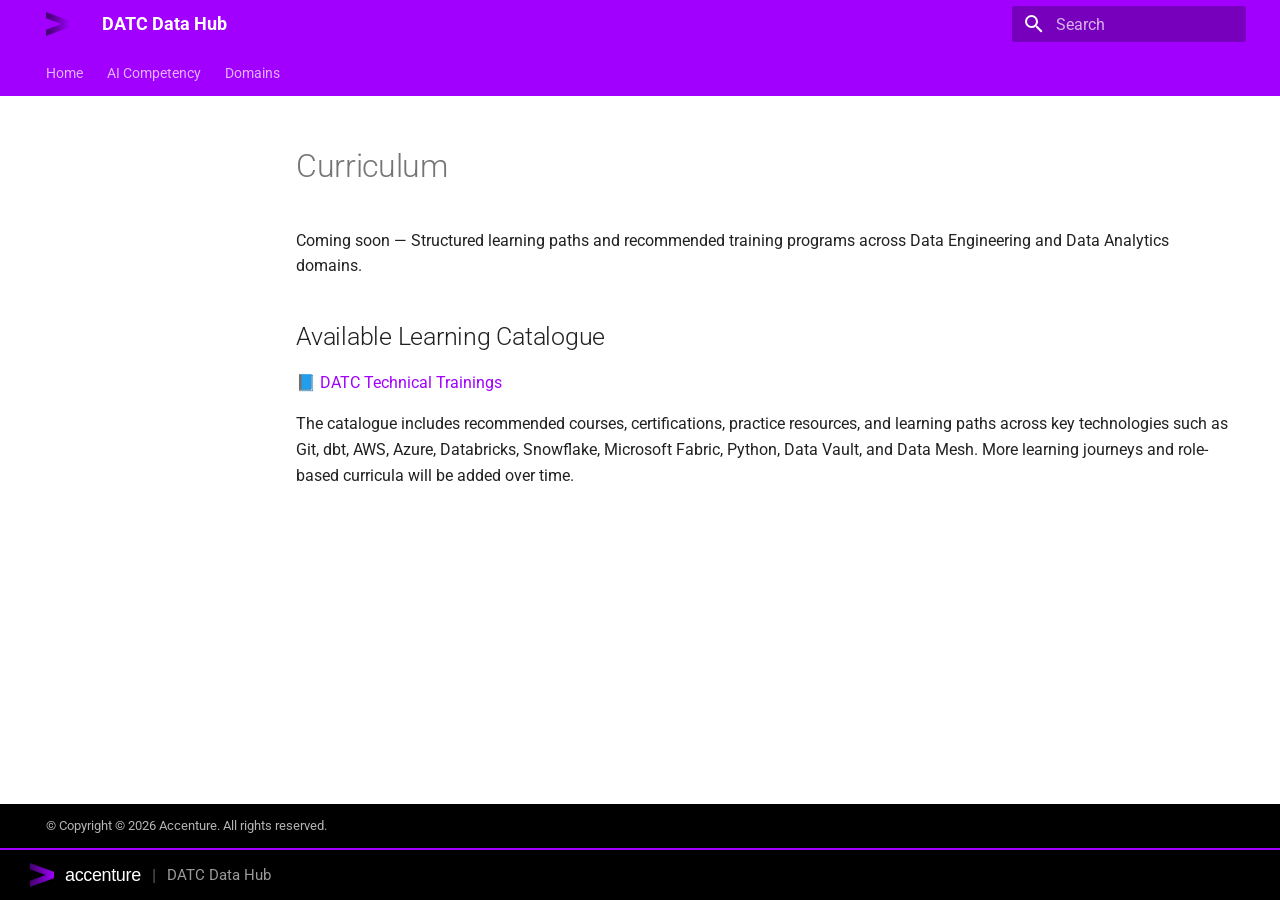
<file: curriculum/index.html>
<!doctype html>
<html lang="en" class="no-js">
  <head>
    
      <meta charset="utf-8">
      <meta name="viewport" content="width=device-width,initial-scale=1">
      
        <meta name="description" content="Learning paths and competency frameworks for the DATC Data Platform (DEVI)">
      
      
        <meta name="author" content="DATC Data Platform Team">
      
      
      
      
      
        
      
      
      <link rel="icon" href="../assets/accenture-favicon.ico">
      <meta name="generator" content="mkdocs-1.6.1, mkdocs-material-9.7.7">
    
    
      
        <title>Curriculum - DATC Data Hub</title>
      
    
    
      <link rel="stylesheet" href="../assets/stylesheets/main.ec1eaa64.min.css">
      
        
        <link rel="stylesheet" href="../assets/stylesheets/palette.ab4e12ef.min.css">
      
      


    
    
      
    
    
      
        
        
        <link rel="preconnect" href="https://fonts.gstatic.com" crossorigin>
        <link rel="stylesheet" href="https://fonts.googleapis.com/css?family=Roboto:300,300i,400,400i,700,700i%7CRoboto+Mono:400,400i,700,700i&display=fallback">
        <style>:root{--md-text-font:"Roboto";--md-code-font:"Roboto Mono"}</style>
      
    
    
      <link rel="stylesheet" href="../stylesheets/accenture.css">
    
    <script>__md_scope=new URL("..",location),__md_hash=e=>[...e].reduce(((e,_)=>(e<<5)-e+_.charCodeAt(0)),0),__md_get=(e,_=localStorage,t=__md_scope)=>JSON.parse(_.getItem(t.pathname+"."+e)),__md_set=(e,_,t=localStorage,a=__md_scope)=>{try{t.setItem(a.pathname+"."+e,JSON.stringify(_))}catch(e){}}</script>
    
      

    
    
  </head>
  
  
    
    
    
    
    
    <body dir="ltr" data-md-color-scheme="default" data-md-color-primary="deep-purple" data-md-color-accent="deep-purple">
  
    
    <input class="md-toggle" data-md-toggle="drawer" type="checkbox" id="__drawer" autocomplete="off">
    <input class="md-toggle" data-md-toggle="search" type="checkbox" id="__search" autocomplete="off">
    <label class="md-overlay" for="__drawer"></label>
    <div data-md-component="skip">
      
        
        <a href="#curriculum" class="md-skip">
          Skip to content
        </a>
      
    </div>
    <div data-md-component="announce">
      
    </div>
    
    
      

<header class="md-header" data-md-component="header">
  <nav class="md-header__inner md-grid" aria-label="Header">
    <a href=".." title="DATC Data Hub" class="md-header__button md-logo" aria-label="DATC Data Hub" data-md-component="logo">
      
  <img src="../assets/accenture-logo.png" alt="logo">

    </a>
    <label class="md-header__button md-icon" for="__drawer">
      
      <svg xmlns="http://www.w3.org/2000/svg" viewBox="0 0 24 24"><path d="M3 6h18v2H3zm0 5h18v2H3zm0 5h18v2H3z"/></svg>
    </label>
    <div class="md-header__title" data-md-component="header-title">
      <div class="md-header__ellipsis">
        <div class="md-header__topic">
          <span class="md-ellipsis">
            DATC Data Hub
          </span>
        </div>
        <div class="md-header__topic" data-md-component="header-topic">
          <span class="md-ellipsis">
            
              Curriculum
            
          </span>
        </div>
      </div>
    </div>
    
      
    
    
    
    
      
      
        <label class="md-header__button md-icon" for="__search">
          
          <svg xmlns="http://www.w3.org/2000/svg" viewBox="0 0 24 24"><path d="M9.5 3A6.5 6.5 0 0 1 16 9.5c0 1.61-.59 3.09-1.56 4.23l.27.27h.79l5 5-1.5 1.5-5-5v-.79l-.27-.27A6.52 6.52 0 0 1 9.5 16 6.5 6.5 0 0 1 3 9.5 6.5 6.5 0 0 1 9.5 3m0 2C7 5 5 7 5 9.5S7 14 9.5 14 14 12 14 9.5 12 5 9.5 5"/></svg>
        </label>
        <div class="md-search" data-md-component="search" role="dialog">
  <label class="md-search__overlay" for="__search"></label>
  <div class="md-search__inner" role="search">
    <form class="md-search__form" name="search">
      <input type="text" class="md-search__input" name="query" aria-label="Search" placeholder="Search" autocapitalize="off" autocorrect="off" autocomplete="off" spellcheck="false" data-md-component="search-query" required>
      <label class="md-search__icon md-icon" for="__search">
        
        <svg xmlns="http://www.w3.org/2000/svg" viewBox="0 0 24 24"><path d="M9.5 3A6.5 6.5 0 0 1 16 9.5c0 1.61-.59 3.09-1.56 4.23l.27.27h.79l5 5-1.5 1.5-5-5v-.79l-.27-.27A6.52 6.52 0 0 1 9.5 16 6.5 6.5 0 0 1 3 9.5 6.5 6.5 0 0 1 9.5 3m0 2C7 5 5 7 5 9.5S7 14 9.5 14 14 12 14 9.5 12 5 9.5 5"/></svg>
        
        <svg xmlns="http://www.w3.org/2000/svg" viewBox="0 0 24 24"><path d="M20 11v2H8l5.5 5.5-1.42 1.42L4.16 12l7.92-7.92L13.5 5.5 8 11z"/></svg>
      </label>
      <nav class="md-search__options" aria-label="Search">
        
        <button type="reset" class="md-search__icon md-icon" title="Clear" aria-label="Clear" tabindex="-1">
          
          <svg xmlns="http://www.w3.org/2000/svg" viewBox="0 0 24 24"><path d="M19 6.41 17.59 5 12 10.59 6.41 5 5 6.41 10.59 12 5 17.59 6.41 19 12 13.41 17.59 19 19 17.59 13.41 12z"/></svg>
        </button>
      </nav>
      
        <div class="md-search__suggest" data-md-component="search-suggest"></div>
      
    </form>
    <div class="md-search__output">
      <div class="md-search__scrollwrap" tabindex="0" data-md-scrollfix>
        <div class="md-search-result" data-md-component="search-result">
          <div class="md-search-result__meta">
            Initializing search
          </div>
          <ol class="md-search-result__list" role="presentation"></ol>
        </div>
      </div>
    </div>
  </div>
</div>
      
    
    
  </nav>
  
</header>
    
    <div class="md-container" data-md-component="container">
      
      
        
          
            
<nav class="md-tabs" aria-label="Tabs" data-md-component="tabs">
  <div class="md-grid">
    <ul class="md-tabs__list">
      
        
  
  
  
  
    <li class="md-tabs__item">
      <a href=".." class="md-tabs__link">
        
  
  
    
  
  Home

      </a>
    </li>
  

      
        
  
  
  
  
    
    
      <li class="md-tabs__item">
        <a href="../ai-competency/" class="md-tabs__link">
          
  
  
    
  
  AI Competency

        </a>
      </li>
    
  

      
        
  
  
  
  
    
    
      <li class="md-tabs__item">
        <a href="../domains/" class="md-tabs__link">
          
  
  
    
  
  Domains

        </a>
      </li>
    
  

      
    </ul>
  </div>
</nav>
          
        
      
      <main class="md-main" data-md-component="main">
        <div class="md-main__inner md-grid">
          
            
              
              <div class="md-sidebar md-sidebar--primary" data-md-component="sidebar" data-md-type="navigation" >
                <div class="md-sidebar__scrollwrap">
                  <div class="md-sidebar__inner">
                    


  


  

<nav class="md-nav md-nav--primary md-nav--lifted md-nav--integrated" aria-label="Navigation" data-md-level="0">
  <label class="md-nav__title" for="__drawer">
    <a href=".." title="DATC Data Hub" class="md-nav__button md-logo" aria-label="DATC Data Hub" data-md-component="logo">
      
  <img src="../assets/accenture-logo.png" alt="logo">

    </a>
    DATC Data Hub
  </label>
  
  <ul class="md-nav__list" data-md-scrollfix>
    
      
      
  
  
  
  
    <li class="md-nav__item">
      <a href=".." class="md-nav__link">
        
  
  
  <span class="md-ellipsis">
    
  
    Home
  

    
  </span>
  
  

      </a>
    </li>
  

    
      
      
  
  
  
  
    
    
      
        
          
        
      
        
      
        
      
    
    
    
      
      
        
      
    
    
    <li class="md-nav__item md-nav__item--nested">
      
        
        
          
        
        <input class="md-nav__toggle md-toggle md-toggle--indeterminate" type="checkbox" id="__nav_2" >
        
          
          <div class="md-nav__link md-nav__container">
            <a href="../ai-competency/" class="md-nav__link ">
              
  
  
  <span class="md-ellipsis">
    
  
    AI Competency
  

    
  </span>
  
  

            </a>
            
              
              <label class="md-nav__link " for="__nav_2" id="__nav_2_label" tabindex="0">
                <span class="md-nav__icon md-icon"></span>
              </label>
            
          </div>
        
        <nav class="md-nav" data-md-level="1" aria-labelledby="__nav_2_label" aria-expanded="false">
          <label class="md-nav__title" for="__nav_2">
            <span class="md-nav__icon md-icon"></span>
            
  
    AI Competency
  

          </label>
          <ul class="md-nav__list" data-md-scrollfix>
            
              
            
              
                
  
  
  
  
    <li class="md-nav__item">
      <a href="../ai-competency/ai-data-engineering/" class="md-nav__link">
        
  
  
  <span class="md-ellipsis">
    
  
    AI Data Engineering
  

    
  </span>
  
  

      </a>
    </li>
  

              
            
              
                
  
  
  
  
    <li class="md-nav__item">
      <a href="../ai-competency/ai-data-analytics/" class="md-nav__link">
        
  
  
  <span class="md-ellipsis">
    
  
    AI Data Analytics
  

    
  </span>
  
  

      </a>
    </li>
  

              
            
          </ul>
        </nav>
      
    </li>
  

    
      
      
  
  
  
  
    
    
      
        
          
        
      
        
      
        
      
        
      
    
    
    
      
      
        
      
    
    
    <li class="md-nav__item md-nav__item--nested">
      
        
        
          
        
        <input class="md-nav__toggle md-toggle md-toggle--indeterminate" type="checkbox" id="__nav_3" >
        
          
          <div class="md-nav__link md-nav__container">
            <a href="../domains/" class="md-nav__link ">
              
  
  
  <span class="md-ellipsis">
    
  
    Domains
  

    
  </span>
  
  

            </a>
            
              
              <label class="md-nav__link " for="__nav_3" id="__nav_3_label" tabindex="0">
                <span class="md-nav__icon md-icon"></span>
              </label>
            
          </div>
        
        <nav class="md-nav" data-md-level="1" aria-labelledby="__nav_3_label" aria-expanded="false">
          <label class="md-nav__title" for="__nav_3">
            <span class="md-nav__icon md-icon"></span>
            
  
    Domains
  

          </label>
          <ul class="md-nav__list" data-md-scrollfix>
            
              
            
              
                
  
  
  
  
    <li class="md-nav__item">
      <a href="../domains/data-engineering/" class="md-nav__link">
        
  
  
  <span class="md-ellipsis">
    
  
    Data Engineering
  

    
  </span>
  
  

      </a>
    </li>
  

              
            
              
                
  
  
  
  
    <li class="md-nav__item">
      <a href="../domains/data-analytics/" class="md-nav__link">
        
  
  
  <span class="md-ellipsis">
    
  
    Data Analytics
  

    
  </span>
  
  

      </a>
    </li>
  

              
            
              
                
  
  
  
  
    <li class="md-nav__item">
      <a href="../assets/" class="md-nav__link">
        
  
  
  <span class="md-ellipsis">
    
  
    Assets
  

    
  </span>
  
  

      </a>
    </li>
  

              
            
          </ul>
        </nav>
      
    </li>
  

    
  </ul>
</nav>
                  </div>
                </div>
              </div>
            
            
          
          
            <div class="md-content" data-md-component="content">
              
              <article class="md-content__inner md-typeset">
                
                  



<h1 id="curriculum">Curriculum</h1>
<p>Coming soon — Structured learning paths and recommended training programs across Data Engineering and Data Analytics domains.</p>
<h2 id="available-learning-catalogue">Available Learning Catalogue</h2>
<p>📘 <a href="https://ts.accenture.com/:x:/r/sites/DEVIBucharest/Shared%20Documents/General/TechTrainings/TechTrainings.xlsx?d=wcceef87655b74ca6a7b0eadf1f636423&amp;csf=1&amp;web=1&amp;e=L1lwjJ">DATC Technical Trainings</a></p>
<p>The catalogue includes recommended courses, certifications, practice resources, and learning paths across key technologies such as Git, dbt, AWS, Azure, Databricks, Snowflake, Microsoft Fabric, Python, Data Vault, and Data Mesh.
More learning journeys and role-based curricula will be added over time.</p>












                
              </article>
            </div>
          
          
<script>var target=document.getElementById(location.hash.slice(1));target&&target.name&&(target.checked=target.name.startsWith("__tabbed_"))</script>
        </div>
        
      </main>
      
  
        <footer class="md-footer">
  
  <div class="md-footer-meta md-typeset">
    <div class="md-footer-meta__inner md-grid">
      <div class="md-copyright">
  
    <div class="md-copyright__highlight">
      &copy; Copyright © 2026 Accenture. All rights reserved.
    </div>
  
  
</div>
      
    </div>
  </div>
</footer>
      
  <div class="datc-brand-footer">
    <div class="datc-brand-footer__inner">
      <img src="../assets/accenture-logo.png" class="datc-brand-footer__logo" alt="Accenture" />
      <span class="datc-brand-footer__wordmark">accenture</span>
      <span class="datc-brand-footer__divider">|</span>
      <span class="datc-brand-footer__team">DATC Data Hub</span>
    </div>
  </div>

    </div>
    <div class="md-dialog" data-md-component="dialog">
      <div class="md-dialog__inner md-typeset"></div>
    </div>
    
    
    
      
      
      <script id="__config" type="application/json">{"annotate": null, "base": "..", "features": ["navigation.tabs", "navigation.sections", "navigation.indexes", "navigation.expand", "toc.integrate", "search.suggest", "search.highlight"], "search": "../assets/javascripts/workers/search.2c215733.min.js", "tags": null, "translations": {"clipboard.copied": "Copied to clipboard", "clipboard.copy": "Copy to clipboard", "search.result.more.one": "1 more on this page", "search.result.more.other": "# more on this page", "search.result.none": "No matching documents", "search.result.one": "1 matching document", "search.result.other": "# matching documents", "search.result.placeholder": "Type to start searching", "search.result.term.missing": "Missing", "select.version": "Select version"}, "version": null}</script>
    
    
      <script src="../assets/javascripts/bundle.d7400e89.min.js"></script>
      
        <script src="../js/competency-tracker.js"></script>
      
    
  </body>
</html>
</file>
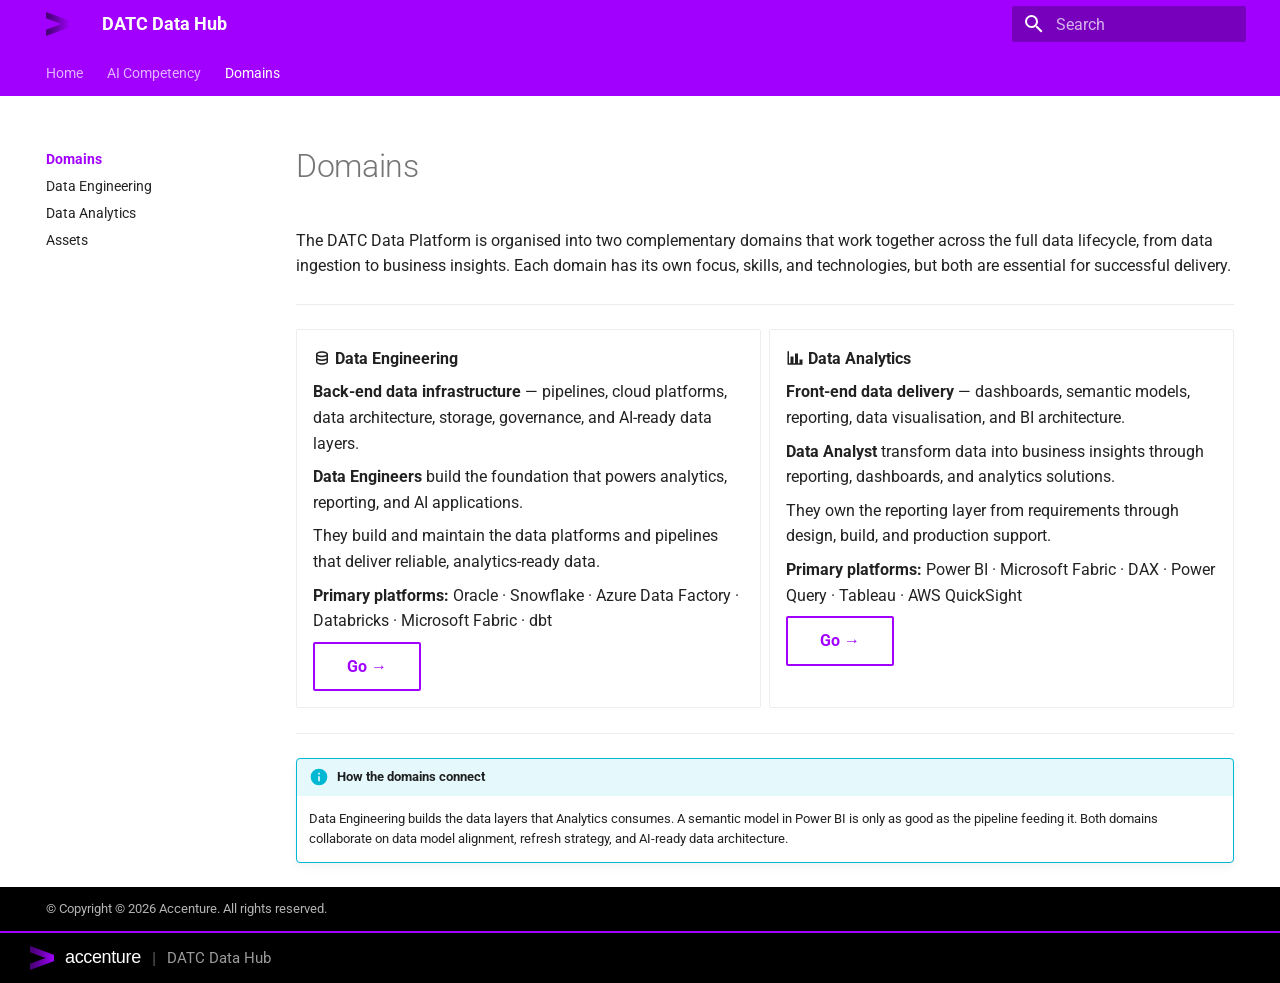
<file: domains/index.html>
<!doctype html>
<html lang="en" class="no-js">
  <head>
    
      <meta charset="utf-8">
      <meta name="viewport" content="width=device-width,initial-scale=1">
      
        <meta name="description" content="Learning paths and competency frameworks for the DATC Data Platform (DEVI)">
      
      
        <meta name="author" content="DATC Data Platform Team">
      
      
      
        <link rel="prev" href="../ai-competency/ai-data-analytics/">
      
      
        <link rel="next" href="data-engineering/">
      
      
        
      
      
      <link rel="icon" href="../assets/accenture-favicon.ico">
      <meta name="generator" content="mkdocs-1.6.1, mkdocs-material-9.7.7">
    
    
      
        <title>Domains - DATC Data Hub</title>
      
    
    
      <link rel="stylesheet" href="../assets/stylesheets/main.ec1eaa64.min.css">
      
        
        <link rel="stylesheet" href="../assets/stylesheets/palette.ab4e12ef.min.css">
      
      


    
    
      
    
    
      
        
        
        <link rel="preconnect" href="https://fonts.gstatic.com" crossorigin>
        <link rel="stylesheet" href="https://fonts.googleapis.com/css?family=Roboto:300,300i,400,400i,700,700i%7CRoboto+Mono:400,400i,700,700i&display=fallback">
        <style>:root{--md-text-font:"Roboto";--md-code-font:"Roboto Mono"}</style>
      
    
    
      <link rel="stylesheet" href="../stylesheets/accenture.css">
    
    <script>__md_scope=new URL("..",location),__md_hash=e=>[...e].reduce(((e,_)=>(e<<5)-e+_.charCodeAt(0)),0),__md_get=(e,_=localStorage,t=__md_scope)=>JSON.parse(_.getItem(t.pathname+"."+e)),__md_set=(e,_,t=localStorage,a=__md_scope)=>{try{t.setItem(a.pathname+"."+e,JSON.stringify(_))}catch(e){}}</script>
    
      

    
    
  </head>
  
  
    
    
    
    
    
    <body dir="ltr" data-md-color-scheme="default" data-md-color-primary="deep-purple" data-md-color-accent="deep-purple">
  
    
    <input class="md-toggle" data-md-toggle="drawer" type="checkbox" id="__drawer" autocomplete="off">
    <input class="md-toggle" data-md-toggle="search" type="checkbox" id="__search" autocomplete="off">
    <label class="md-overlay" for="__drawer"></label>
    <div data-md-component="skip">
      
        
        <a href="#domains" class="md-skip">
          Skip to content
        </a>
      
    </div>
    <div data-md-component="announce">
      
    </div>
    
    
      

<header class="md-header" data-md-component="header">
  <nav class="md-header__inner md-grid" aria-label="Header">
    <a href=".." title="DATC Data Hub" class="md-header__button md-logo" aria-label="DATC Data Hub" data-md-component="logo">
      
  <img src="../assets/accenture-logo.png" alt="logo">

    </a>
    <label class="md-header__button md-icon" for="__drawer">
      
      <svg xmlns="http://www.w3.org/2000/svg" viewBox="0 0 24 24"><path d="M3 6h18v2H3zm0 5h18v2H3zm0 5h18v2H3z"/></svg>
    </label>
    <div class="md-header__title" data-md-component="header-title">
      <div class="md-header__ellipsis">
        <div class="md-header__topic">
          <span class="md-ellipsis">
            DATC Data Hub
          </span>
        </div>
        <div class="md-header__topic" data-md-component="header-topic">
          <span class="md-ellipsis">
            
              Domains
            
          </span>
        </div>
      </div>
    </div>
    
      
    
    
    
    
      
      
        <label class="md-header__button md-icon" for="__search">
          
          <svg xmlns="http://www.w3.org/2000/svg" viewBox="0 0 24 24"><path d="M9.5 3A6.5 6.5 0 0 1 16 9.5c0 1.61-.59 3.09-1.56 4.23l.27.27h.79l5 5-1.5 1.5-5-5v-.79l-.27-.27A6.52 6.52 0 0 1 9.5 16 6.5 6.5 0 0 1 3 9.5 6.5 6.5 0 0 1 9.5 3m0 2C7 5 5 7 5 9.5S7 14 9.5 14 14 12 14 9.5 12 5 9.5 5"/></svg>
        </label>
        <div class="md-search" data-md-component="search" role="dialog">
  <label class="md-search__overlay" for="__search"></label>
  <div class="md-search__inner" role="search">
    <form class="md-search__form" name="search">
      <input type="text" class="md-search__input" name="query" aria-label="Search" placeholder="Search" autocapitalize="off" autocorrect="off" autocomplete="off" spellcheck="false" data-md-component="search-query" required>
      <label class="md-search__icon md-icon" for="__search">
        
        <svg xmlns="http://www.w3.org/2000/svg" viewBox="0 0 24 24"><path d="M9.5 3A6.5 6.5 0 0 1 16 9.5c0 1.61-.59 3.09-1.56 4.23l.27.27h.79l5 5-1.5 1.5-5-5v-.79l-.27-.27A6.52 6.52 0 0 1 9.5 16 6.5 6.5 0 0 1 3 9.5 6.5 6.5 0 0 1 9.5 3m0 2C7 5 5 7 5 9.5S7 14 9.5 14 14 12 14 9.5 12 5 9.5 5"/></svg>
        
        <svg xmlns="http://www.w3.org/2000/svg" viewBox="0 0 24 24"><path d="M20 11v2H8l5.5 5.5-1.42 1.42L4.16 12l7.92-7.92L13.5 5.5 8 11z"/></svg>
      </label>
      <nav class="md-search__options" aria-label="Search">
        
        <button type="reset" class="md-search__icon md-icon" title="Clear" aria-label="Clear" tabindex="-1">
          
          <svg xmlns="http://www.w3.org/2000/svg" viewBox="0 0 24 24"><path d="M19 6.41 17.59 5 12 10.59 6.41 5 5 6.41 10.59 12 5 17.59 6.41 19 12 13.41 17.59 19 19 17.59 13.41 12z"/></svg>
        </button>
      </nav>
      
        <div class="md-search__suggest" data-md-component="search-suggest"></div>
      
    </form>
    <div class="md-search__output">
      <div class="md-search__scrollwrap" tabindex="0" data-md-scrollfix>
        <div class="md-search-result" data-md-component="search-result">
          <div class="md-search-result__meta">
            Initializing search
          </div>
          <ol class="md-search-result__list" role="presentation"></ol>
        </div>
      </div>
    </div>
  </div>
</div>
      
    
    
  </nav>
  
</header>
    
    <div class="md-container" data-md-component="container">
      
      
        
          
            
<nav class="md-tabs" aria-label="Tabs" data-md-component="tabs">
  <div class="md-grid">
    <ul class="md-tabs__list">
      
        
  
  
  
  
    <li class="md-tabs__item">
      <a href=".." class="md-tabs__link">
        
  
  
    
  
  Home

      </a>
    </li>
  

      
        
  
  
  
  
    
    
      <li class="md-tabs__item">
        <a href="../ai-competency/" class="md-tabs__link">
          
  
  
    
  
  AI Competency

        </a>
      </li>
    
  

      
        
  
  
  
    
  
  
    
    
      <li class="md-tabs__item md-tabs__item--active">
        <a href="./" class="md-tabs__link">
          
  
  
    
  
  Domains

        </a>
      </li>
    
  

      
    </ul>
  </div>
</nav>
          
        
      
      <main class="md-main" data-md-component="main">
        <div class="md-main__inner md-grid">
          
            
              
              <div class="md-sidebar md-sidebar--primary" data-md-component="sidebar" data-md-type="navigation" >
                <div class="md-sidebar__scrollwrap">
                  <div class="md-sidebar__inner">
                    


  


  

<nav class="md-nav md-nav--primary md-nav--lifted md-nav--integrated" aria-label="Navigation" data-md-level="0">
  <label class="md-nav__title" for="__drawer">
    <a href=".." title="DATC Data Hub" class="md-nav__button md-logo" aria-label="DATC Data Hub" data-md-component="logo">
      
  <img src="../assets/accenture-logo.png" alt="logo">

    </a>
    DATC Data Hub
  </label>
  
  <ul class="md-nav__list" data-md-scrollfix>
    
      
      
  
  
  
  
    <li class="md-nav__item">
      <a href=".." class="md-nav__link">
        
  
  
  <span class="md-ellipsis">
    
  
    Home
  

    
  </span>
  
  

      </a>
    </li>
  

    
      
      
  
  
  
  
    
    
      
        
          
        
      
        
      
        
      
    
    
    
      
      
        
      
    
    
    <li class="md-nav__item md-nav__item--nested">
      
        
        
          
        
        <input class="md-nav__toggle md-toggle md-toggle--indeterminate" type="checkbox" id="__nav_2" >
        
          
          <div class="md-nav__link md-nav__container">
            <a href="../ai-competency/" class="md-nav__link ">
              
  
  
  <span class="md-ellipsis">
    
  
    AI Competency
  

    
  </span>
  
  

            </a>
            
              
              <label class="md-nav__link " for="__nav_2" id="__nav_2_label" tabindex="0">
                <span class="md-nav__icon md-icon"></span>
              </label>
            
          </div>
        
        <nav class="md-nav" data-md-level="1" aria-labelledby="__nav_2_label" aria-expanded="false">
          <label class="md-nav__title" for="__nav_2">
            <span class="md-nav__icon md-icon"></span>
            
  
    AI Competency
  

          </label>
          <ul class="md-nav__list" data-md-scrollfix>
            
              
            
              
                
  
  
  
  
    <li class="md-nav__item">
      <a href="../ai-competency/ai-data-engineering/" class="md-nav__link">
        
  
  
  <span class="md-ellipsis">
    
  
    AI Data Engineering
  

    
  </span>
  
  

      </a>
    </li>
  

              
            
              
                
  
  
  
  
    <li class="md-nav__item">
      <a href="../ai-competency/ai-data-analytics/" class="md-nav__link">
        
  
  
  <span class="md-ellipsis">
    
  
    AI Data Analytics
  

    
  </span>
  
  

      </a>
    </li>
  

              
            
          </ul>
        </nav>
      
    </li>
  

    
      
      
  
  
    
  
  
  
    
    
      
        
          
        
      
        
      
        
      
        
      
    
    
    
      
        
        
      
      
        
      
    
    
    <li class="md-nav__item md-nav__item--active md-nav__item--section md-nav__item--nested">
      
        
        
        <input class="md-nav__toggle md-toggle " type="checkbox" id="__nav_3" checked>
        
          
          <div class="md-nav__link md-nav__container">
            <a href="./" class="md-nav__link md-nav__link--active">
              
  
  
  <span class="md-ellipsis">
    
  
    Domains
  

    
  </span>
  
  

            </a>
            
              
              <label class="md-nav__link md-nav__link--active" for="__nav_3" id="__nav_3_label" tabindex="">
                <span class="md-nav__icon md-icon"></span>
              </label>
            
          </div>
        
        <nav class="md-nav" data-md-level="1" aria-labelledby="__nav_3_label" aria-expanded="true">
          <label class="md-nav__title" for="__nav_3">
            <span class="md-nav__icon md-icon"></span>
            
  
    Domains
  

          </label>
          <ul class="md-nav__list" data-md-scrollfix>
            
              
            
              
                
  
  
  
  
    <li class="md-nav__item">
      <a href="data-engineering/" class="md-nav__link">
        
  
  
  <span class="md-ellipsis">
    
  
    Data Engineering
  

    
  </span>
  
  

      </a>
    </li>
  

              
            
              
                
  
  
  
  
    <li class="md-nav__item">
      <a href="data-analytics/" class="md-nav__link">
        
  
  
  <span class="md-ellipsis">
    
  
    Data Analytics
  

    
  </span>
  
  

      </a>
    </li>
  

              
            
              
                
  
  
  
  
    <li class="md-nav__item">
      <a href="../assets/" class="md-nav__link">
        
  
  
  <span class="md-ellipsis">
    
  
    Assets
  

    
  </span>
  
  

      </a>
    </li>
  

              
            
          </ul>
        </nav>
      
    </li>
  

    
  </ul>
</nav>
                  </div>
                </div>
              </div>
            
            
          
          
            <div class="md-content" data-md-component="content">
              
              <article class="md-content__inner md-typeset">
                
                  



<h1 id="domains">Domains</h1>
<p>The DATC Data Platform is organised into two complementary domains that work together across the full data lifecycle, from data ingestion to business insights. Each domain has its own focus, skills, and technologies, but both are essential for successful delivery.</p>
<hr />
<div class="grid cards">
<ul>
<li>
<p><span class="twemoji"><svg xmlns="http://www.w3.org/2000/svg" viewBox="0 0 24 24"><path d="M12 3C7.58 3 4 4.79 4 7v10c0 2.21 3.59 4 8 4s8-1.79 8-4V7c0-2.21-3.58-4-8-4m6 14c0 .5-2.13 2-6 2s-6-1.5-6-2v-2.23c1.61.78 3.72 1.23 6 1.23s4.39-.45 6-1.23zm0-4.55c-1.3.95-3.58 1.55-6 1.55s-4.7-.6-6-1.55V9.64c1.47.83 3.61 1.36 6 1.36s4.53-.53 6-1.36zM12 9C8.13 9 6 7.5 6 7s2.13-2 6-2 6 1.5 6 2-2.13 2-6 2"/></svg></span> <strong>Data Engineering</strong></p>
<p><strong>Back-end data infrastructure</strong> — pipelines, cloud platforms, data architecture, storage, governance, and AI-ready data layers.</p>
<p><strong>Data Engineers</strong> build the foundation that powers analytics, reporting, and AI applications.</p>
<p>They build and maintain the data platforms and pipelines that deliver reliable, analytics-ready data.</p>
<p><strong>Primary platforms:</strong> Oracle · Snowflake · Azure Data Factory · Databricks · Microsoft Fabric · dbt</p>
<p><a class="md-button md-button" href="data-engineering/">Go →</a></p>
</li>
<li>
<p><span class="twemoji"><svg xmlns="http://www.w3.org/2000/svg" viewBox="0 0 24 24"><path d="M22 21H2V3h2v16h2v-9h4v9h2V6h4v13h2v-5h4z"/></svg></span> <strong>Data Analytics</strong></p>
<p><strong>Front-end data delivery</strong> — dashboards, semantic models, reporting, data visualisation, and BI architecture.</p>
<p><strong>Data Analyst</strong> transform data into business insights through reporting, dashboards, and analytics solutions.</p>
<p>They own the reporting layer from requirements through design, build, and production support.</p>
<p><strong>Primary platforms:</strong> Power BI · Microsoft Fabric · DAX · Power Query · Tableau · AWS QuickSight</p>
<p><a class="md-button md-button" href="data-analytics/">Go →</a></p>
</li>
</ul>
</div>
<hr />
<div class="admonition info">
<p class="admonition-title">How the domains connect</p>
<p>Data Engineering builds the data layers that Analytics consumes. A semantic model in Power BI is only as good as the pipeline feeding it. Both domains collaborate on data model alignment, refresh strategy, and AI-ready data architecture.</p>
</div>












                
              </article>
            </div>
          
          
<script>var target=document.getElementById(location.hash.slice(1));target&&target.name&&(target.checked=target.name.startsWith("__tabbed_"))</script>
        </div>
        
      </main>
      
  
        <footer class="md-footer">
  
  <div class="md-footer-meta md-typeset">
    <div class="md-footer-meta__inner md-grid">
      <div class="md-copyright">
  
    <div class="md-copyright__highlight">
      &copy; Copyright © 2026 Accenture. All rights reserved.
    </div>
  
  
</div>
      
    </div>
  </div>
</footer>
      
  <div class="datc-brand-footer">
    <div class="datc-brand-footer__inner">
      <img src="../assets/accenture-logo.png" class="datc-brand-footer__logo" alt="Accenture" />
      <span class="datc-brand-footer__wordmark">accenture</span>
      <span class="datc-brand-footer__divider">|</span>
      <span class="datc-brand-footer__team">DATC Data Hub</span>
    </div>
  </div>

    </div>
    <div class="md-dialog" data-md-component="dialog">
      <div class="md-dialog__inner md-typeset"></div>
    </div>
    
    
    
      
      
      <script id="__config" type="application/json">{"annotate": null, "base": "..", "features": ["navigation.tabs", "navigation.sections", "navigation.indexes", "navigation.expand", "toc.integrate", "search.suggest", "search.highlight"], "search": "../assets/javascripts/workers/search.2c215733.min.js", "tags": null, "translations": {"clipboard.copied": "Copied to clipboard", "clipboard.copy": "Copy to clipboard", "search.result.more.one": "1 more on this page", "search.result.more.other": "# more on this page", "search.result.none": "No matching documents", "search.result.one": "1 matching document", "search.result.other": "# matching documents", "search.result.placeholder": "Type to start searching", "search.result.term.missing": "Missing", "select.version": "Select version"}, "version": null}</script>
    
    
      <script src="../assets/javascripts/bundle.d7400e89.min.js"></script>
      
        <script src="../js/competency-tracker.js"></script>
      
    
  </body>
</html>
</file>
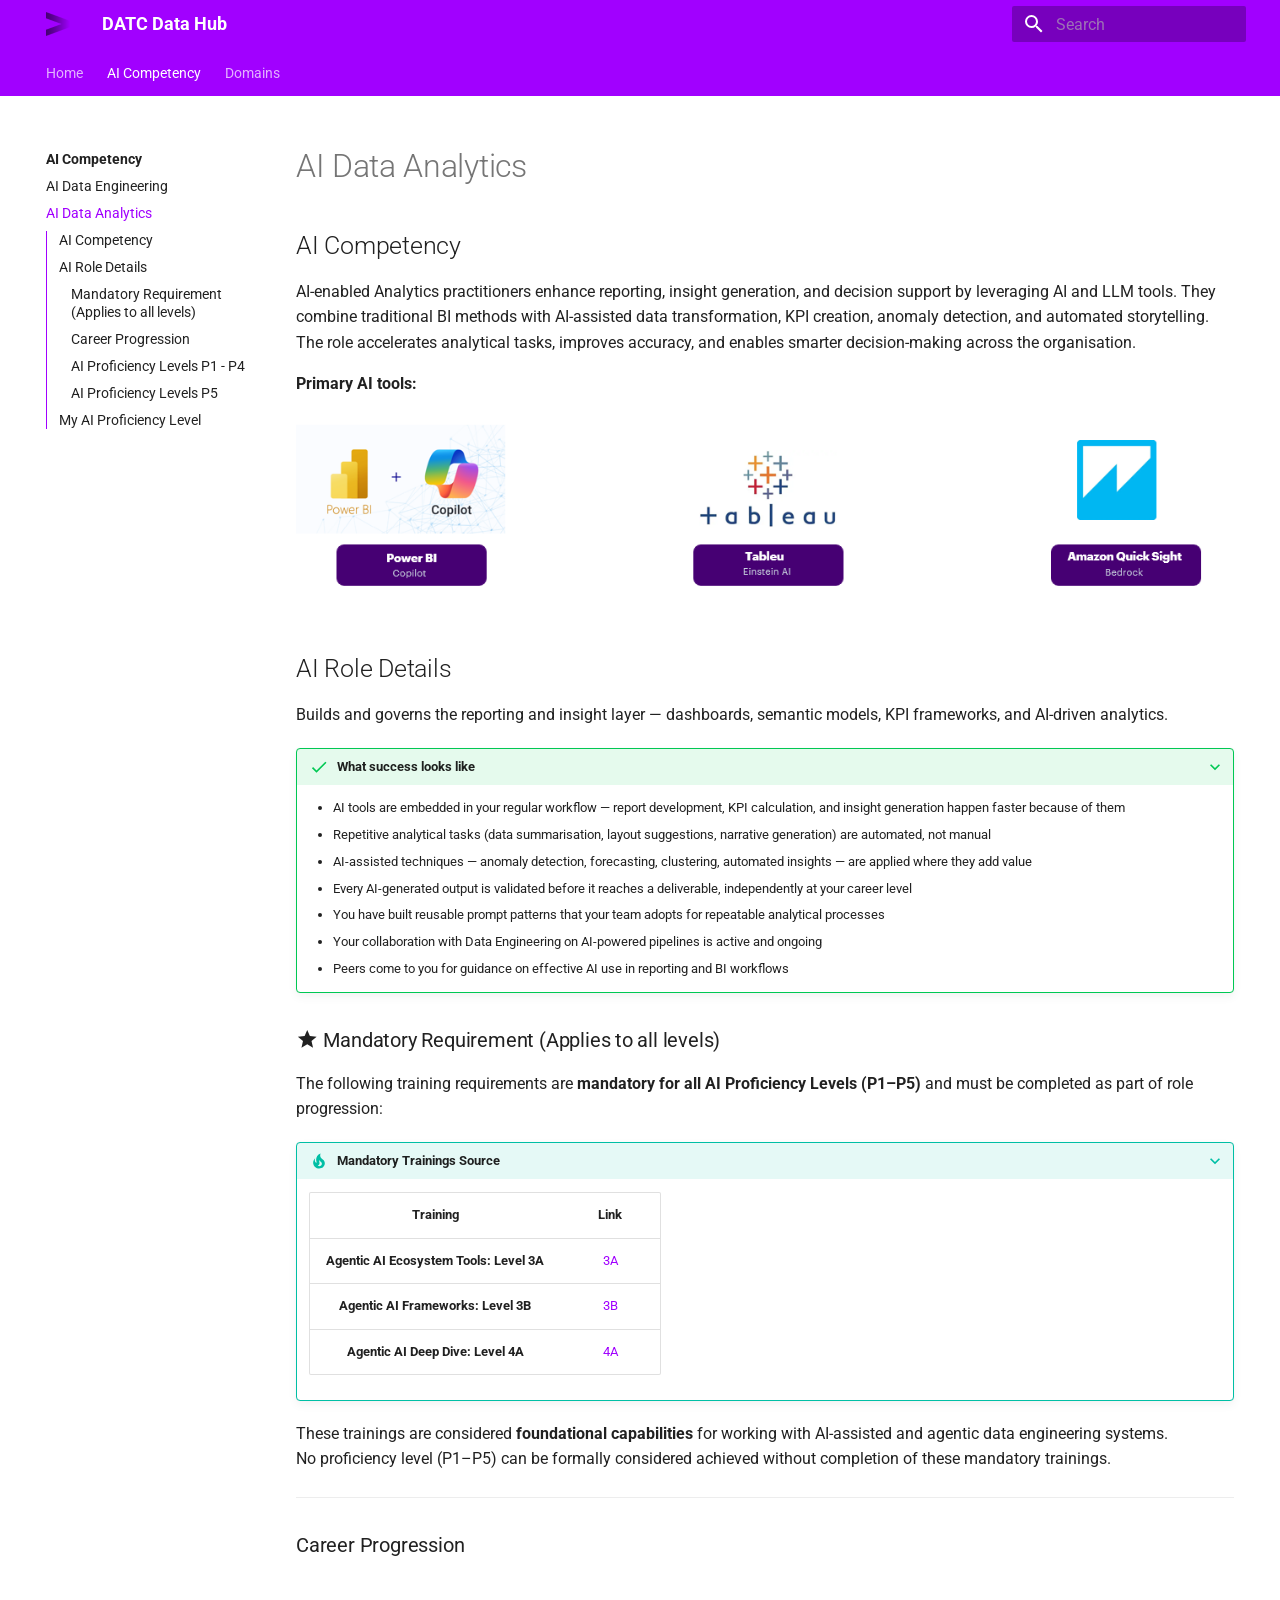
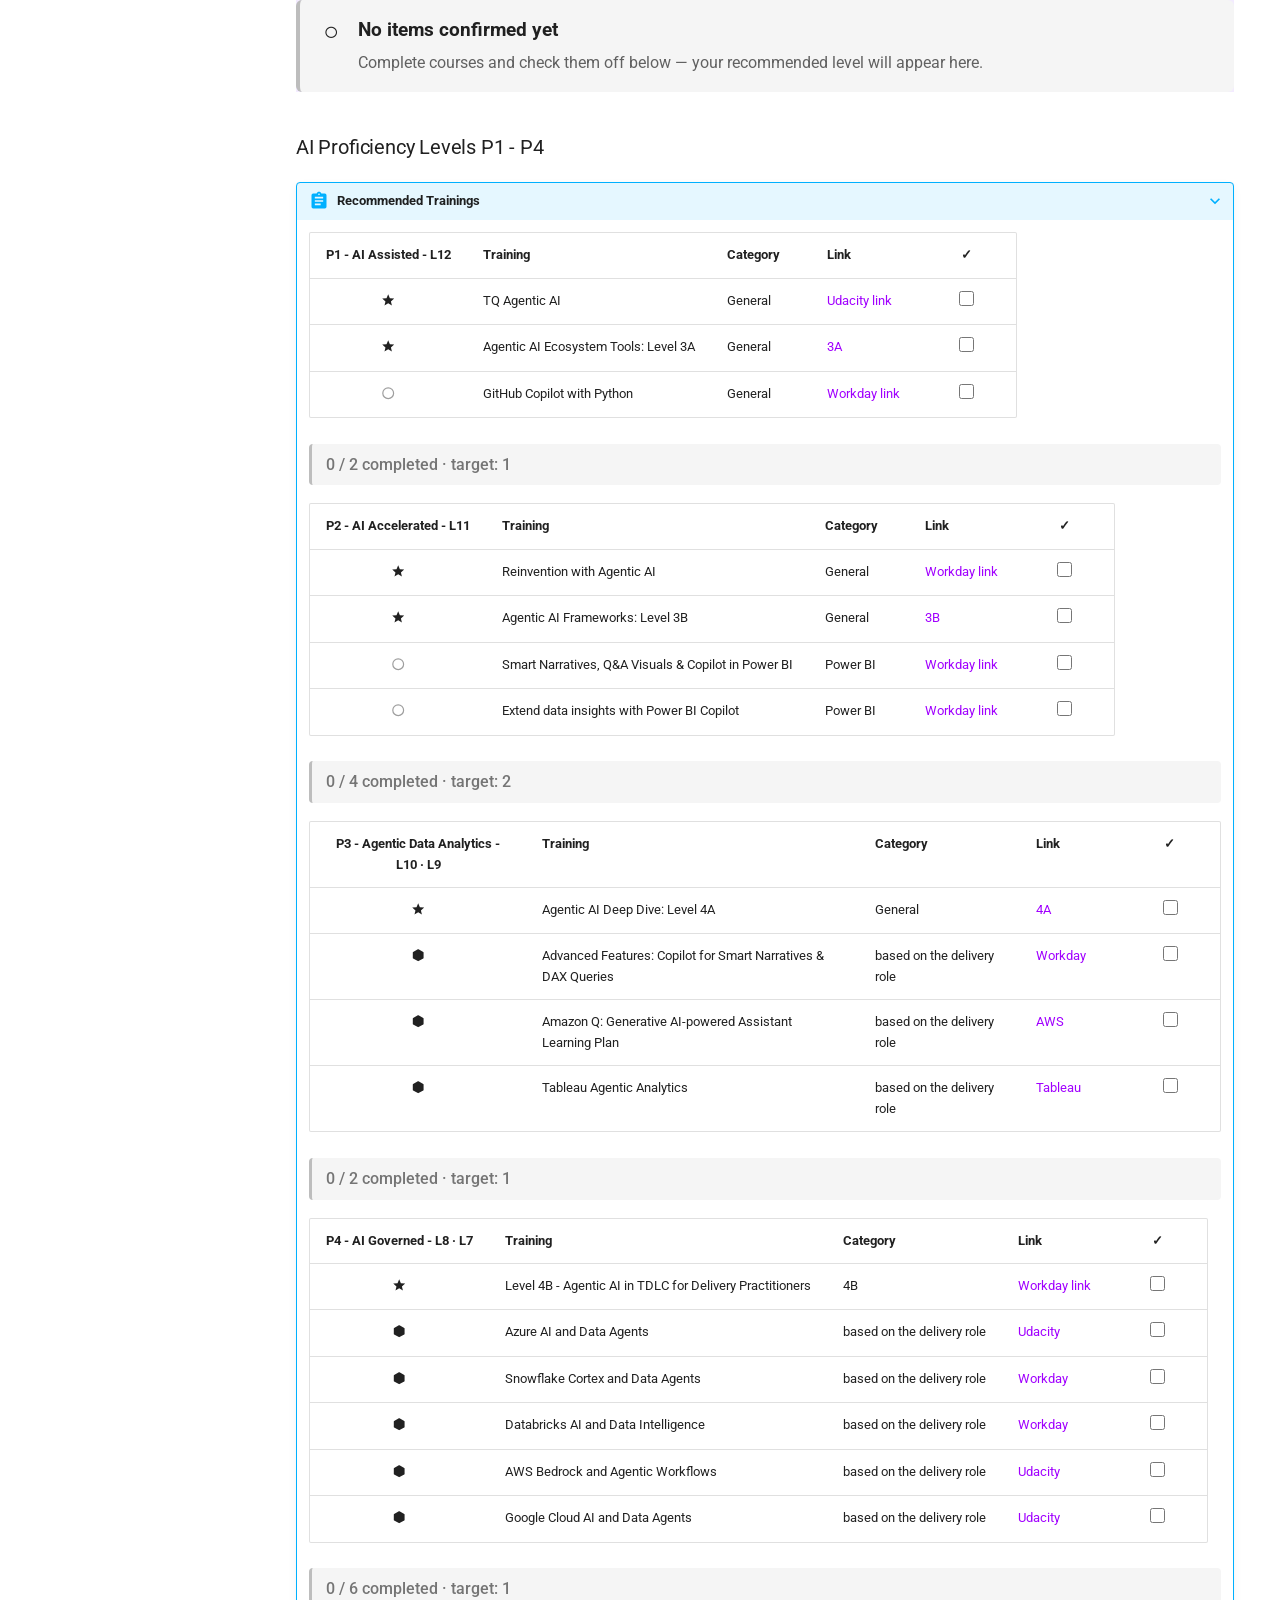
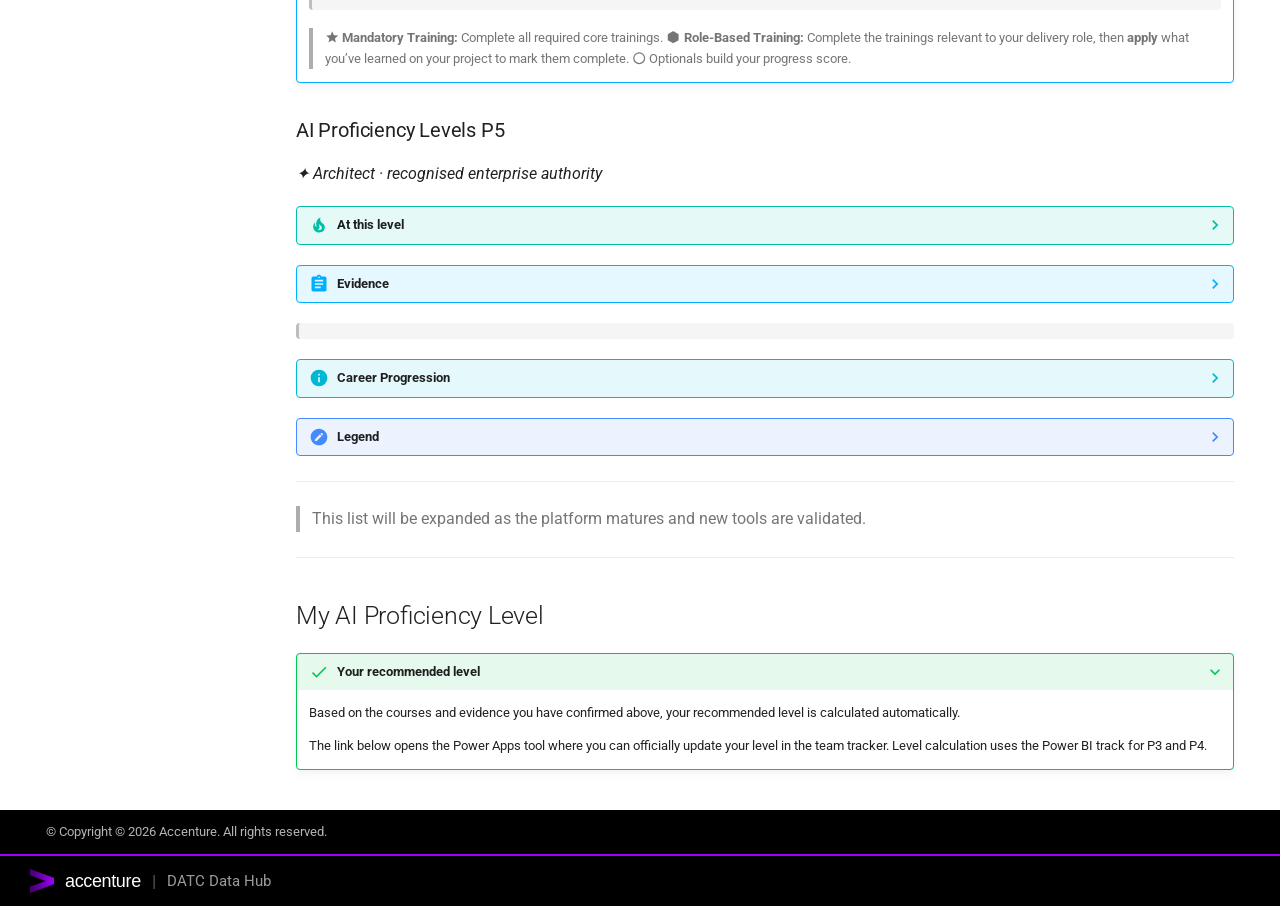
<file: ai-competency/ai-data-analytics/index.html>
<!doctype html>
<html lang="en" class="no-js">
  <head>
    
      <meta charset="utf-8">
      <meta name="viewport" content="width=device-width,initial-scale=1">
      
        <meta name="description" content="Learning paths and competency frameworks for the DATC Data Platform (DEVI)">
      
      
        <meta name="author" content="DATC Data Platform Team">
      
      
      
        <link rel="prev" href="../ai-data-engineering/">
      
      
        <link rel="next" href="../../domains/">
      
      
        
      
      
      <link rel="icon" href="../../assets/accenture-favicon.ico">
      <meta name="generator" content="mkdocs-1.6.1, mkdocs-material-9.7.7">
    
    
      
        <title>AI Data Analytics - DATC Data Hub</title>
      
    
    
      <link rel="stylesheet" href="../../assets/stylesheets/main.ec1eaa64.min.css">
      
        
        <link rel="stylesheet" href="../../assets/stylesheets/palette.ab4e12ef.min.css">
      
      


    
    
      
    
    
      
        
        
        <link rel="preconnect" href="https://fonts.gstatic.com" crossorigin>
        <link rel="stylesheet" href="https://fonts.googleapis.com/css?family=Roboto:300,300i,400,400i,700,700i%7CRoboto+Mono:400,400i,700,700i&display=fallback">
        <style>:root{--md-text-font:"Roboto";--md-code-font:"Roboto Mono"}</style>
      
    
    
      <link rel="stylesheet" href="../../stylesheets/accenture.css">
    
    <script>__md_scope=new URL("../..",location),__md_hash=e=>[...e].reduce(((e,_)=>(e<<5)-e+_.charCodeAt(0)),0),__md_get=(e,_=localStorage,t=__md_scope)=>JSON.parse(_.getItem(t.pathname+"."+e)),__md_set=(e,_,t=localStorage,a=__md_scope)=>{try{t.setItem(a.pathname+"."+e,JSON.stringify(_))}catch(e){}}</script>
    
      

    
    
  </head>
  
  
    
    
    
    
    
    <body dir="ltr" data-md-color-scheme="default" data-md-color-primary="deep-purple" data-md-color-accent="deep-purple">
  
    
    <input class="md-toggle" data-md-toggle="drawer" type="checkbox" id="__drawer" autocomplete="off">
    <input class="md-toggle" data-md-toggle="search" type="checkbox" id="__search" autocomplete="off">
    <label class="md-overlay" for="__drawer"></label>
    <div data-md-component="skip">
      
        
        <a href="#ai-data-analytics" class="md-skip">
          Skip to content
        </a>
      
    </div>
    <div data-md-component="announce">
      
    </div>
    
    
      

<header class="md-header" data-md-component="header">
  <nav class="md-header__inner md-grid" aria-label="Header">
    <a href="../.." title="DATC Data Hub" class="md-header__button md-logo" aria-label="DATC Data Hub" data-md-component="logo">
      
  <img src="../../assets/accenture-logo.png" alt="logo">

    </a>
    <label class="md-header__button md-icon" for="__drawer">
      
      <svg xmlns="http://www.w3.org/2000/svg" viewBox="0 0 24 24"><path d="M3 6h18v2H3zm0 5h18v2H3zm0 5h18v2H3z"/></svg>
    </label>
    <div class="md-header__title" data-md-component="header-title">
      <div class="md-header__ellipsis">
        <div class="md-header__topic">
          <span class="md-ellipsis">
            DATC Data Hub
          </span>
        </div>
        <div class="md-header__topic" data-md-component="header-topic">
          <span class="md-ellipsis">
            
              AI Data Analytics
            
          </span>
        </div>
      </div>
    </div>
    
      
    
    
    
    
      
      
        <label class="md-header__button md-icon" for="__search">
          
          <svg xmlns="http://www.w3.org/2000/svg" viewBox="0 0 24 24"><path d="M9.5 3A6.5 6.5 0 0 1 16 9.5c0 1.61-.59 3.09-1.56 4.23l.27.27h.79l5 5-1.5 1.5-5-5v-.79l-.27-.27A6.52 6.52 0 0 1 9.5 16 6.5 6.5 0 0 1 3 9.5 6.5 6.5 0 0 1 9.5 3m0 2C7 5 5 7 5 9.5S7 14 9.5 14 14 12 14 9.5 12 5 9.5 5"/></svg>
        </label>
        <div class="md-search" data-md-component="search" role="dialog">
  <label class="md-search__overlay" for="__search"></label>
  <div class="md-search__inner" role="search">
    <form class="md-search__form" name="search">
      <input type="text" class="md-search__input" name="query" aria-label="Search" placeholder="Search" autocapitalize="off" autocorrect="off" autocomplete="off" spellcheck="false" data-md-component="search-query" required>
      <label class="md-search__icon md-icon" for="__search">
        
        <svg xmlns="http://www.w3.org/2000/svg" viewBox="0 0 24 24"><path d="M9.5 3A6.5 6.5 0 0 1 16 9.5c0 1.61-.59 3.09-1.56 4.23l.27.27h.79l5 5-1.5 1.5-5-5v-.79l-.27-.27A6.52 6.52 0 0 1 9.5 16 6.5 6.5 0 0 1 3 9.5 6.5 6.5 0 0 1 9.5 3m0 2C7 5 5 7 5 9.5S7 14 9.5 14 14 12 14 9.5 12 5 9.5 5"/></svg>
        
        <svg xmlns="http://www.w3.org/2000/svg" viewBox="0 0 24 24"><path d="M20 11v2H8l5.5 5.5-1.42 1.42L4.16 12l7.92-7.92L13.5 5.5 8 11z"/></svg>
      </label>
      <nav class="md-search__options" aria-label="Search">
        
        <button type="reset" class="md-search__icon md-icon" title="Clear" aria-label="Clear" tabindex="-1">
          
          <svg xmlns="http://www.w3.org/2000/svg" viewBox="0 0 24 24"><path d="M19 6.41 17.59 5 12 10.59 6.41 5 5 6.41 10.59 12 5 17.59 6.41 19 12 13.41 17.59 19 19 17.59 13.41 12z"/></svg>
        </button>
      </nav>
      
        <div class="md-search__suggest" data-md-component="search-suggest"></div>
      
    </form>
    <div class="md-search__output">
      <div class="md-search__scrollwrap" tabindex="0" data-md-scrollfix>
        <div class="md-search-result" data-md-component="search-result">
          <div class="md-search-result__meta">
            Initializing search
          </div>
          <ol class="md-search-result__list" role="presentation"></ol>
        </div>
      </div>
    </div>
  </div>
</div>
      
    
    
  </nav>
  
</header>
    
    <div class="md-container" data-md-component="container">
      
      
        
          
            
<nav class="md-tabs" aria-label="Tabs" data-md-component="tabs">
  <div class="md-grid">
    <ul class="md-tabs__list">
      
        
  
  
  
  
    <li class="md-tabs__item">
      <a href="../.." class="md-tabs__link">
        
  
  
    
  
  Home

      </a>
    </li>
  

      
        
  
  
  
    
  
  
    
    
      <li class="md-tabs__item md-tabs__item--active">
        <a href="../" class="md-tabs__link">
          
  
  
    
  
  AI Competency

        </a>
      </li>
    
  

      
        
  
  
  
  
    
    
      <li class="md-tabs__item">
        <a href="../../domains/" class="md-tabs__link">
          
  
  
    
  
  Domains

        </a>
      </li>
    
  

      
    </ul>
  </div>
</nav>
          
        
      
      <main class="md-main" data-md-component="main">
        <div class="md-main__inner md-grid">
          
            
              
              <div class="md-sidebar md-sidebar--primary" data-md-component="sidebar" data-md-type="navigation" >
                <div class="md-sidebar__scrollwrap">
                  <div class="md-sidebar__inner">
                    


  


  

<nav class="md-nav md-nav--primary md-nav--lifted md-nav--integrated" aria-label="Navigation" data-md-level="0">
  <label class="md-nav__title" for="__drawer">
    <a href="../.." title="DATC Data Hub" class="md-nav__button md-logo" aria-label="DATC Data Hub" data-md-component="logo">
      
  <img src="../../assets/accenture-logo.png" alt="logo">

    </a>
    DATC Data Hub
  </label>
  
  <ul class="md-nav__list" data-md-scrollfix>
    
      
      
  
  
  
  
    <li class="md-nav__item">
      <a href="../.." class="md-nav__link">
        
  
  
  <span class="md-ellipsis">
    
  
    Home
  

    
  </span>
  
  

      </a>
    </li>
  

    
      
      
  
  
    
  
  
  
    
    
      
        
          
        
      
        
      
        
      
    
    
    
      
        
        
      
      
        
      
    
    
    <li class="md-nav__item md-nav__item--active md-nav__item--section md-nav__item--nested">
      
        
        
        <input class="md-nav__toggle md-toggle " type="checkbox" id="__nav_2" checked>
        
          
          <div class="md-nav__link md-nav__container">
            <a href="../" class="md-nav__link ">
              
  
  
  <span class="md-ellipsis">
    
  
    AI Competency
  

    
  </span>
  
  

            </a>
            
              
              <label class="md-nav__link " for="__nav_2" id="__nav_2_label" tabindex="">
                <span class="md-nav__icon md-icon"></span>
              </label>
            
          </div>
        
        <nav class="md-nav" data-md-level="1" aria-labelledby="__nav_2_label" aria-expanded="true">
          <label class="md-nav__title" for="__nav_2">
            <span class="md-nav__icon md-icon"></span>
            
  
    AI Competency
  

          </label>
          <ul class="md-nav__list" data-md-scrollfix>
            
              
            
              
                
  
  
  
  
    <li class="md-nav__item">
      <a href="../ai-data-engineering/" class="md-nav__link">
        
  
  
  <span class="md-ellipsis">
    
  
    AI Data Engineering
  

    
  </span>
  
  

      </a>
    </li>
  

              
            
              
                
  
  
    
  
  
  
    <li class="md-nav__item md-nav__item--active">
      
      <input class="md-nav__toggle md-toggle" type="checkbox" id="__toc">
      
      
        
      
      
        <label class="md-nav__link md-nav__link--active" for="__toc">
          
  
  
  <span class="md-ellipsis">
    
  
    AI Data Analytics
  

    
  </span>
  
  

          <span class="md-nav__icon md-icon"></span>
        </label>
      
      <a href="./" class="md-nav__link md-nav__link--active">
        
  
  
  <span class="md-ellipsis">
    
  
    AI Data Analytics
  

    
  </span>
  
  

      </a>
      
        

<nav class="md-nav md-nav--secondary" aria-label="Table of contents">
  
  
  
    
  
  
    <label class="md-nav__title" for="__toc">
      <span class="md-nav__icon md-icon"></span>
      Table of contents
    </label>
    <ul class="md-nav__list" data-md-component="toc" data-md-scrollfix>
      
        <li class="md-nav__item">
  <a href="#ai-competency" class="md-nav__link">
    <span class="md-ellipsis">
      
        AI Competency
      
    </span>
  </a>
  
</li>
      
        <li class="md-nav__item">
  <a href="#ai-role-details" class="md-nav__link">
    <span class="md-ellipsis">
      
        AI Role Details
      
    </span>
  </a>
  
    <nav class="md-nav" aria-label="AI Role Details">
      <ul class="md-nav__list">
        
          <li class="md-nav__item">
  <a href="#mandatory-requirement-applies-to-all-levels" class="md-nav__link">
    <span class="md-ellipsis">
      
        Mandatory Requirement (Applies to all levels)
      
    </span>
  </a>
  
</li>
        
          <li class="md-nav__item">
  <a href="#career-progression" class="md-nav__link">
    <span class="md-ellipsis">
      
        Career Progression
      
    </span>
  </a>
  
</li>
        
          <li class="md-nav__item">
  <a href="#ai-proficiency-levels-p1-p4" class="md-nav__link">
    <span class="md-ellipsis">
      
        AI Proficiency Levels P1 - P4
      
    </span>
  </a>
  
</li>
        
          <li class="md-nav__item">
  <a href="#ai-proficiency-levels-p5" class="md-nav__link">
    <span class="md-ellipsis">
      
        AI Proficiency Levels P5
      
    </span>
  </a>
  
</li>
        
      </ul>
    </nav>
  
</li>
      
        <li class="md-nav__item">
  <a href="#my-ai-proficiency-level" class="md-nav__link">
    <span class="md-ellipsis">
      
        My AI Proficiency Level
      
    </span>
  </a>
  
</li>
      
    </ul>
  
</nav>
      
    </li>
  

              
            
          </ul>
        </nav>
      
    </li>
  

    
      
      
  
  
  
  
    
    
      
        
          
        
      
        
      
        
      
        
      
    
    
    
      
      
        
      
    
    
    <li class="md-nav__item md-nav__item--nested">
      
        
        
          
        
        <input class="md-nav__toggle md-toggle md-toggle--indeterminate" type="checkbox" id="__nav_3" >
        
          
          <div class="md-nav__link md-nav__container">
            <a href="../../domains/" class="md-nav__link ">
              
  
  
  <span class="md-ellipsis">
    
  
    Domains
  

    
  </span>
  
  

            </a>
            
              
              <label class="md-nav__link " for="__nav_3" id="__nav_3_label" tabindex="0">
                <span class="md-nav__icon md-icon"></span>
              </label>
            
          </div>
        
        <nav class="md-nav" data-md-level="1" aria-labelledby="__nav_3_label" aria-expanded="false">
          <label class="md-nav__title" for="__nav_3">
            <span class="md-nav__icon md-icon"></span>
            
  
    Domains
  

          </label>
          <ul class="md-nav__list" data-md-scrollfix>
            
              
            
              
                
  
  
  
  
    <li class="md-nav__item">
      <a href="../../domains/data-engineering/" class="md-nav__link">
        
  
  
  <span class="md-ellipsis">
    
  
    Data Engineering
  

    
  </span>
  
  

      </a>
    </li>
  

              
            
              
                
  
  
  
  
    <li class="md-nav__item">
      <a href="../../domains/data-analytics/" class="md-nav__link">
        
  
  
  <span class="md-ellipsis">
    
  
    Data Analytics
  

    
  </span>
  
  

      </a>
    </li>
  

              
            
              
                
  
  
  
  
    <li class="md-nav__item">
      <a href="../../assets/" class="md-nav__link">
        
  
  
  <span class="md-ellipsis">
    
  
    Assets
  

    
  </span>
  
  

      </a>
    </li>
  

              
            
          </ul>
        </nav>
      
    </li>
  

    
  </ul>
</nav>
                  </div>
                </div>
              </div>
            
            
          
          
            <div class="md-content" data-md-component="content">
              
              <article class="md-content__inner md-typeset">
                
                  



<h1 id="ai-data-analytics">AI Data Analytics</h1>
<h2 id="ai-competency">AI Competency</h2>
<p>AI-enabled Analytics practitioners enhance reporting, insight generation, and decision support by leveraging AI and LLM tools. They combine traditional BI methods with AI-assisted data transformation, KPI creation, anomaly detection, and automated storytelling. The role accelerates analytical tasks, improves accuracy, and enables smarter decision-making across the organisation.</p>
<p><strong>Primary AI tools:</strong> </p>
<figure>
  <img alt="Image title" src="../../graphs/primary-ai-ecosystem-analytics.png" />
</figure>
<h2 id="ai-role-details">AI Role Details</h2>
<p>Builds and governs the reporting and insight layer — dashboards, semantic models, KPI frameworks, and AI-driven analytics.</p>
<details class="success" open="open">
<summary>What success looks like</summary>
<ul>
<li>AI tools are embedded in your regular workflow — report development, KPI calculation, and insight generation happen faster because of them</li>
<li>Repetitive analytical tasks (data summarisation, layout suggestions, narrative generation) are automated, not manual</li>
<li>AI-assisted techniques — anomaly detection, forecasting, clustering, automated insights — are applied where they add value</li>
<li>Every AI-generated output is validated before it reaches a deliverable, independently at your career level</li>
<li>You have built reusable prompt patterns that your team adopts for repeatable analytical processes</li>
<li>Your collaboration with Data Engineering on AI-powered pipelines is active and ongoing</li>
<li>Peers come to you for guidance on effective AI use in reporting and BI workflows</li>
</ul>
</details>
<h3 id="mandatory-requirement-applies-to-all-levels"><span class="twemoji"><svg xmlns="http://www.w3.org/2000/svg" viewBox="0 0 24 24"><path d="M12 17.27 18.18 21l-1.64-7.03L22 9.24l-7.19-.62L12 2 9.19 8.62 2 9.24l5.45 4.73L5.82 21z"/></svg></span> Mandatory Requirement (Applies to all levels)</h3>
<p>The following training requirements are <strong>mandatory for all AI Proficiency Levels (P1–P5)</strong> and must be completed as part of role progression:</p>
<details class="tip" open="open">
<summary>Mandatory Trainings Source </summary>
<table>
<thead>
<tr>
<th style="text-align: center;">Training</th>
<th style="text-align: center;">Link</th>
</tr>
</thead>
<tbody>
<tr>
<td style="text-align: center;"><strong>Agentic AI Ecosystem Tools: Level 3A</strong></td>
<td style="text-align: center;"><a href="https://wd103.myworkday.com/accenture/learning/program/4510d076039210016cc0344f0eeb0000">3A</a></td>
</tr>
<tr>
<td style="text-align: center;"><strong>Agentic AI Frameworks: Level 3B</strong></td>
<td style="text-align: center;"><a href="https://wd103.myworkday.com/accenture/learning/program/9a74c413ff121001288f4f5ca96e0000">3B</a></td>
</tr>
<tr>
<td style="text-align: center;"><strong>Agentic AI Deep Dive: Level 4A</strong></td>
<td style="text-align: center;"><a href="https://wd103.myworkday.com/accenture/learning/program/eca5e091d3641000b8fcc66ddce90000?type=2d29754fdb8e100008b50ff6bc94003b">4A</a></td>
</tr>
</tbody>
</table>
</details>
<p>These trainings are considered <strong>foundational capabilities</strong> for working with AI-assisted and agentic data engineering systems.<br />
No proficiency level (P1–P5) can be formally considered achieved without completion of these mandatory trainings.</p>
<hr />
<h3 id="career-progression">Career Progression</h3>
<div class="proficiency-summary"
        data-p1-mandatory='["da-p1-tq-agentic", "da-p1-3A"]'
        data-p2-mandatory='["da-p2-reinvention","da-p2-3B"]'
        data-p3-mandatory='["da-p3-4A"]'
        data-p3-ids='["da-p3-copilot", "da-p3-aq", "da-p3-tbe"]'
        data-p3-threshold="1"
        data-p4-mandatory='["da-p4-4B"]'
        data-p4-ids='["da-p4-azure", "da-p4-snowflake", "da-p4-databricks", "da-p4-aws", "da-p4-gcp"]'
        data-p4-threshold="3"
        data-p5-ids='["da-p5-strategy","da-p5-governance","da-p5-operating-model","da-p5-roadmap","da-p5-adoption","da-p5-standards","da-p5-outcomes", ""]'
        data-p5-threshold="5"

        data-update-url="https://forms.cloud.microsoft/r/97G6CwDtxv">
</div>

<h3 id="ai-proficiency-levels-p1-p4">AI Proficiency Levels P1 - P4</h3>
<details class="abstract" open="open">
<summary>Recommended Trainings</summary>
<table>
<thead>
<tr>
<th style="text-align: center;">P1 - AI Assisted - L12</th>
<th>Training</th>
<th>Category</th>
<th>Link</th>
<th style="text-align: center;">✓</th>
</tr>
</thead>
<tbody>
<tr>
<td style="text-align: center;"><span class="twemoji"><svg xmlns="http://www.w3.org/2000/svg" viewBox="0 0 24 24"><path d="M12 17.27 18.18 21l-1.64-7.03L22 9.24l-7.19-.62L12 2 9.19 8.62 2 9.24l5.45 4.73L5.82 21z"/></svg></span></td>
<td>TQ Agentic AI</td>
<td>General</td>
<td><a href="https://www.udacity.com/learning-plan/tq-at-accenture">Udacity link</a></td>
<td style="text-align: center;"><input type="checkbox" class="course-done" data-level="de-p1" data-mandatory="true" data-id="da-p1-tq-agentic"></td>
</tr>
<tr>
<td style="text-align: center;"><span class="twemoji"><svg xmlns="http://www.w3.org/2000/svg" viewBox="0 0 24 24"><path d="M12 17.27 18.18 21l-1.64-7.03L22 9.24l-7.19-.62L12 2 9.19 8.62 2 9.24l5.45 4.73L5.82 21z"/></svg></span></td>
<td>Agentic AI Ecosystem Tools: Level 3A</td>
<td>General</td>
<td><a href="https://wd103.myworkday.com/accenture/learning/program/4510d076039210016cc0344f0eeb0000">3A</a></td>
<td style="text-align: center;"><input type="checkbox" class="course-done" data-level="da-p1" data-mandatory="true" data-id="da-p1-3A"></td>
</tr>
<tr>
<td style="text-align: center;"><span class="twemoji opt"><svg xmlns="http://www.w3.org/2000/svg" viewBox="0 0 24 24"><path d="M12 20a8 8 0 0 1-8-8 8 8 0 0 1 8-8 8 8 0 0 1 8 8 8 8 0 0 1-8 8m0-18A10 10 0 0 0 2 12a10 10 0 0 0 10 10 10 10 0 0 0 10-10A10 10 0 0 0 12 2"/></svg></span></td>
<td>GitHub Copilot with Python</td>
<td>General</td>
<td><a href="https://wd103.myworkday.com/accenture/email-universal/inst/22699$266024/rel-task/2998$35104.htmld">Workday link</a></td>
<td style="text-align: center;"><input type="checkbox" class="course-done" data-level="da-p1" data-mandatory="false" data-id="da-p1-github-copilot"></td>
</tr>
</tbody>
</table>
<p><div class="level-progress" data-level="da-p1"></div></p>
<table>
<thead>
<tr>
<th style="text-align: center;">P2 - AI Accelerated - L11</th>
<th>Training</th>
<th>Category</th>
<th>Link</th>
<th style="text-align: center;">✓</th>
</tr>
</thead>
<tbody>
<tr>
<td style="text-align: center;"><span class="twemoji"><svg xmlns="http://www.w3.org/2000/svg" viewBox="0 0 24 24"><path d="M12 17.27 18.18 21l-1.64-7.03L22 9.24l-7.19-.62L12 2 9.19 8.62 2 9.24l5.45 4.73L5.82 21z"/></svg></span></td>
<td>Reinvention with Agentic AI</td>
<td>General</td>
<td><a href="https://wd103.myworkday.com/accenture/learning/program/1fe39d5dd5db1000e3b5953839700000">Workday link</a></td>
<td style="text-align: center;"><input type="checkbox" class="course-done" data-level="da-p2" data-mandatory="true" data-id="da-p2-reinvention"></td>
</tr>
<tr>
<td style="text-align: center;"><span class="twemoji"><svg xmlns="http://www.w3.org/2000/svg" viewBox="0 0 24 24"><path d="M12 17.27 18.18 21l-1.64-7.03L22 9.24l-7.19-.62L12 2 9.19 8.62 2 9.24l5.45 4.73L5.82 21z"/></svg></span></td>
<td>Agentic AI Frameworks: Level 3B</td>
<td>General</td>
<td><a href="https://wd103.myworkday.com/accenture/learning/program/9a74c413ff121001288f4f5ca96e0000">3B</a></td>
<td style="text-align: center;"><input type="checkbox" class="course-done" data-level="da-p2" data-mandatory="true" data-id="da-p2-3B"></td>
</tr>
<tr>
<td style="text-align: center;"><span class="twemoji opt"><svg xmlns="http://www.w3.org/2000/svg" viewBox="0 0 24 24"><path d="M12 20a8 8 0 0 1-8-8 8 8 0 0 1 8-8 8 8 0 0 1 8 8 8 8 0 0 1-8 8m0-18A10 10 0 0 0 2 12a10 10 0 0 0 10 10 10 10 0 0 0 10-10A10 10 0 0 0 12 2"/></svg></span></td>
<td>Smart Narratives, Q&amp;A Visuals &amp; Copilot in Power BI</td>
<td>Power BI</td>
<td><a href="https://wd103.myworkday.com/accenture/learning/course/4432b89894741021cce0f1fc6d8f0000?type=9882927d138b100019b928e75843018d">Workday link</a></td>
<td style="text-align: center;"><input type="checkbox" class="course-done" data-level="da-p2" data-id="da-p2-copilot-powerbi-1"></td>
</tr>
<tr>
<td style="text-align: center;"><span class="twemoji opt"><svg xmlns="http://www.w3.org/2000/svg" viewBox="0 0 24 24"><path d="M12 20a8 8 0 0 1-8-8 8 8 0 0 1 8-8 8 8 0 0 1 8 8 8 8 0 0 1-8 8m0-18A10 10 0 0 0 2 12a10 10 0 0 0 10 10 10 10 0 0 0 10-10A10 10 0 0 0 12 2"/></svg></span></td>
<td>Extend data insights with Power BI Copilot</td>
<td>Power BI</td>
<td><a href="https://wd103.myworkday.com/accenture/learning/course/17668f036a52103c4df9fca05bb70000?type=9882927d138b100019b928e75843018d">Workday link</a></td>
<td style="text-align: center;"><input type="checkbox" class="course-done" data-level="da-p2" data-id="da-p2-copilot-powerbi-2"></td>
</tr>
</tbody>
</table>
<p><div class="level-progress" data-level="da-p2"></div></p>
<table>
<thead>
<tr>
<th style="text-align: center;">P3 - Agentic Data Analytics - L10 · L9</th>
<th>Training</th>
<th>Category</th>
<th>Link</th>
<th style="text-align: center;">✓</th>
</tr>
</thead>
<tbody>
<tr>
<td style="text-align: center;"><span class="twemoji"><svg xmlns="http://www.w3.org/2000/svg" viewBox="0 0 24 24"><path d="M12 17.27 18.18 21l-1.64-7.03L22 9.24l-7.19-.62L12 2 9.19 8.62 2 9.24l5.45 4.73L5.82 21z"/></svg></span></td>
<td>Agentic AI Deep Dive: Level 4A</td>
<td>General</td>
<td><a href="https://wd103.myworkday.com/accenture/learning/program/eca5e091d3641000b8fcc66ddce90000?type=2d29754fdb8e100008b50ff6bc94003b">4A</a></td>
<td style="text-align: center;"><input type="checkbox" class="course-done" data-level="da-p3" data-mandatory="true" data-id="da-p3-4A"></td>
</tr>
<tr>
<td style="text-align: center;"><span class="twemoji"><svg xmlns="http://www.w3.org/2000/svg" viewBox="0 0 24 24"><path d="M21 16.5c0 .38-.21.71-.53.88l-7.9 4.44c-.16.12-.36.18-.57.18s-.41-.06-.57-.18l-7.9-4.44A.99.99 0 0 1 3 16.5v-9c0-.38.21-.71.53-.88l7.9-4.44c.16-.12.36-.18.57-.18s.41.06.57.18l7.9 4.44c.32.17.53.5.53.88z"/></svg></span></td>
<td>Advanced Features: Copilot for Smart Narratives &amp; DAX Queries</td>
<td>based on the delivery role</td>
<td><a href="https://wd103.myworkday.com/accenture/d/inst/1$23455/23455$6811.htmld">Workday</a></td>
<td style="text-align: center;"><input type="checkbox" class="course-done" data-level="da-p3" data-id="da-p3-copilot"></td>
</tr>
<tr>
<td style="text-align: center;"><span class="twemoji"><svg xmlns="http://www.w3.org/2000/svg" viewBox="0 0 24 24"><path d="M21 16.5c0 .38-.21.71-.53.88l-7.9 4.44c-.16.12-.36.18-.57.18s-.41-.06-.57-.18l-7.9-4.44A.99.99 0 0 1 3 16.5v-9c0-.38.21-.71.53-.88l7.9-4.44c.16-.12.36-.18.57-.18s.41.06.57.18l7.9 4.44c.32.17.53.5.53.88z"/></svg></span></td>
<td>Amazon Q: Generative AI-powered Assistant Learning Plan</td>
<td>based on the delivery role</td>
<td><a href="https://aws.amazon.com/q/">AWS</a></td>
<td style="text-align: center;"><input type="checkbox" class="course-done" data-level="de-p3" data-id="da-p3-aq"></td>
</tr>
<tr>
<td style="text-align: center;"><span class="twemoji"><svg xmlns="http://www.w3.org/2000/svg" viewBox="0 0 24 24"><path d="M21 16.5c0 .38-.21.71-.53.88l-7.9 4.44c-.16.12-.36.18-.57.18s-.41-.06-.57-.18l-7.9-4.44A.99.99 0 0 1 3 16.5v-9c0-.38.21-.71.53-.88l7.9-4.44c.16-.12.36-.18.57-.18s.41.06.57.18l7.9 4.44c.32.17.53.5.53.88z"/></svg></span></td>
<td>Tableau Agentic Analytics</td>
<td>based on the delivery role</td>
<td><a href="https://www.tableau.com/agentic-analytics">Tableau</a></td>
<td style="text-align: center;"><input type="checkbox" class="course-done" data-level="de-p3" data-id="da-p3-tbe"></td>
</tr>
</tbody>
</table>
<p><div class="level-progress" data-level="da-p3"></div></p>
<table>
<thead>
<tr>
<th style="text-align: center;">P4 - AI Governed - L8 · L7</th>
<th>Training</th>
<th>Category</th>
<th>Link</th>
<th style="text-align: center;">✓</th>
</tr>
</thead>
<tbody>
<tr>
<td style="text-align: center;"><span class="twemoji"><svg xmlns="http://www.w3.org/2000/svg" viewBox="0 0 24 24"><path d="M12 17.27 18.18 21l-1.64-7.03L22 9.24l-7.19-.62L12 2 9.19 8.62 2 9.24l5.45 4.73L5.82 21z"/></svg></span></td>
<td>Level 4B - Agentic AI in TDLC for Delivery Practitioners</td>
<td>4B</td>
<td><a href="https://wd103.myworkday.com/accenture/learning/course/50516479d5331000b089e2d3dce10000?type=9882927d138b100019b6a2df1a46018b">Workday link</a></td>
<td style="text-align: center;"><input type="checkbox" class="course-done" data-level="da-p4" data-mandatory="true" data-id="da-p4-4B"></td>
</tr>
<tr>
<td style="text-align: center;"><span class="twemoji"><svg xmlns="http://www.w3.org/2000/svg" viewBox="0 0 24 24"><path d="M21 16.5c0 .38-.21.71-.53.88l-7.9 4.44c-.16.12-.36.18-.57.18s-.41-.06-.57-.18l-7.9-4.44A.99.99 0 0 1 3 16.5v-9c0-.38.21-.71.53-.88l7.9-4.44c.16-.12.36-.18.57-.18s.41.06.57.18l7.9 4.44c.32.17.53.5.53.88z"/></svg></span></td>
<td>Azure AI and Data Agents</td>
<td>based on the delivery role</td>
<td><a href="https://www.udacity.com/org/accenture-all-access/course/building-ai-agents-with-microsoft-azure--cd14706">Udacity</a></td>
<td style="text-align: center;"><input type="checkbox" class="course-done" data-level="da-p4" data-id="da-p4-azure"></td>
</tr>
<tr>
<td style="text-align: center;"><span class="twemoji"><svg xmlns="http://www.w3.org/2000/svg" viewBox="0 0 24 24"><path d="M21 16.5c0 .38-.21.71-.53.88l-7.9 4.44c-.16.12-.36.18-.57.18s-.41-.06-.57-.18l-7.9-4.44A.99.99 0 0 1 3 16.5v-9c0-.38.21-.71.53-.88l7.9-4.44c.16-.12.36-.18.57-.18s.41.06.57.18l7.9 4.44c.32.17.53.5.53.88z"/></svg></span></td>
<td>Snowflake Cortex and Data Agents</td>
<td>based on the delivery role</td>
<td><a href="https://wd103.myworkday.com/accenture/learning/course/4d9e73686bf81000ca451bfbd0a80000?type=9882927d138b100019b928e75843018d">Workday</a></td>
<td style="text-align: center;"><input type="checkbox" class="course-done" data-level="da-p4" data-id="da-p4-snowflake"></td>
</tr>
<tr>
<td style="text-align: center;"><span class="twemoji"><svg xmlns="http://www.w3.org/2000/svg" viewBox="0 0 24 24"><path d="M21 16.5c0 .38-.21.71-.53.88l-7.9 4.44c-.16.12-.36.18-.57.18s-.41-.06-.57-.18l-7.9-4.44A.99.99 0 0 1 3 16.5v-9c0-.38.21-.71.53-.88l7.9-4.44c.16-.12.36-.18.57-.18s.41.06.57.18l7.9 4.44c.32.17.53.5.53.88z"/></svg></span></td>
<td>Databricks AI and Data Intelligence</td>
<td>based on the delivery role</td>
<td><a href="https://wd103.myworkday.com/accenture/learning/course/064b19e8a22e1001cfb51b735e410001?type=9882927d138b100019b928e75843018d">Workday</a></td>
<td style="text-align: center;"><input type="checkbox" class="course-done" data-level="da-p4" data-id="da-p4-databricks"></td>
</tr>
<tr>
<td style="text-align: center;"><span class="twemoji"><svg xmlns="http://www.w3.org/2000/svg" viewBox="0 0 24 24"><path d="M21 16.5c0 .38-.21.71-.53.88l-7.9 4.44c-.16.12-.36.18-.57.18s-.41-.06-.57-.18l-7.9-4.44A.99.99 0 0 1 3 16.5v-9c0-.38.21-.71.53-.88l7.9-4.44c.16-.12.36-.18.57-.18s.41.06.57.18l7.9 4.44c.32.17.53.5.53.88z"/></svg></span></td>
<td>AWS Bedrock and Agentic Workflows</td>
<td>based on the delivery role</td>
<td><a href="https://www.udacity.com/org/accenture-all-access/course/building-generative-ai-applications-with-amazon-bedrock--cd13926">Udacity</a></td>
<td style="text-align: center;"><input type="checkbox" class="course-done" data-level="da-p4" data-id="da-p4-aws"></td>
</tr>
<tr>
<td style="text-align: center;"><span class="twemoji"><svg xmlns="http://www.w3.org/2000/svg" viewBox="0 0 24 24"><path d="M21 16.5c0 .38-.21.71-.53.88l-7.9 4.44c-.16.12-.36.18-.57.18s-.41-.06-.57-.18l-7.9-4.44A.99.99 0 0 1 3 16.5v-9c0-.38.21-.71.53-.88l7.9-4.44c.16-.12.36-.18.57-.18s.41.06.57.18l7.9 4.44c.32.17.53.5.53.88z"/></svg></span></td>
<td>Google Cloud AI and Data Agents</td>
<td>based on the delivery role</td>
<td><a href="https://www.udacity.com/org/accenture-all-access/course/building-agents-with-google-adk-and-vertex-ai--cd14768">Udacity</a></td>
<td style="text-align: center;"><input type="checkbox" class="course-done" data-level="da-p4" data-id="da-p4-gcp"></td>
</tr>
</tbody>
</table>
<p><div class="level-progress" data-level="da-p4"></div></p>
<blockquote>
<p><span class="twemoji"><svg xmlns="http://www.w3.org/2000/svg" viewBox="0 0 24 24"><path d="M12 17.27 18.18 21l-1.64-7.03L22 9.24l-7.19-.62L12 2 9.19 8.62 2 9.24l5.45 4.73L5.82 21z"/></svg></span> <strong>Mandatory Training:</strong> Complete all required core trainings.
<span class="twemoji"><svg xmlns="http://www.w3.org/2000/svg" viewBox="0 0 24 24"><path d="M21 16.5c0 .38-.21.71-.53.88l-7.9 4.44c-.16.12-.36.18-.57.18s-.41-.06-.57-.18l-7.9-4.44A.99.99 0 0 1 3 16.5v-9c0-.38.21-.71.53-.88l7.9-4.44c.16-.12.36-.18.57-.18s.41.06.57.18l7.9 4.44c.32.17.53.5.53.88z"/></svg></span> <strong>Role-Based Training:</strong> Complete the trainings relevant to your delivery role, then <strong>apply</strong> what you’ve learned on your project to mark them complete.
<span class="twemoji"><svg xmlns="http://www.w3.org/2000/svg" viewBox="0 0 24 24"><path d="M12 20a8 8 0 0 1-8-8 8 8 0 0 1 8-8 8 8 0 0 1 8 8 8 8 0 0 1-8 8m0-18A10 10 0 0 0 2 12a10 10 0 0 0 10 10 10 10 0 0 0 10-10A10 10 0 0 0 12 2"/></svg></span> Optionals build your progress score.</p>
</blockquote>
</details>
<h3 id="ai-proficiency-levels-p5">AI Proficiency Levels P5</h3>
<p><em>✦ Architect · recognised enterprise authority</em></p>
<details class="tip">
<summary>At this level</summary>
<p>Defines enterprise-wide AI analytics practices and governance — acting as the recognised authority on AI-enabled analytics at the practice level.</p>
<ul>
<li>Advises leadership on AI opportunities in decision-making and reporting</li>
<li>Shapes standards and best practices for responsible AI use in analytics</li>
<li>Acts as the recognised authority on AI-enabled analytics — final escalation point for complex design decisions, tool selection, and governance questions</li>
<li>Drives AI adoption across the analytics domain at enterprise scale</li>
</ul>
<p><strong>Confirming at least 3 items in the Evidence section below qualifies as P5.</strong></p>
</details>
<details class="abstract">
<summary>Evidence</summary>
<p>P5 is demonstrated through strategic contribution, not course completion. Mark the items that apply to your experience.</p>
<table>
<thead>
<tr>
<th>Evidence</th>
<th style="text-align: center;">✓</th>
</tr>
</thead>
<tbody>
<tr>
<td>Contributed to an RFP, proposal, or strategic initiative where AI was part of the solution design</td>
<td style="text-align: center;"><input type="checkbox" class="course-done" data-level="p5" data-mandatory="true" data-id="p5-rfp"></td>
</tr>
<tr>
<td>Proposed or co-authored an AI integration framework, template, or standard adopted by a team or client</td>
<td style="text-align: center;"><input type="checkbox" class="course-done" data-level="p5" data-mandatory="true" data-id="p5-framework"></td>
</tr>
<tr>
<td>Defined or shaped an AI data readiness model or governance approach for a client or internal use</td>
<td style="text-align: center;"><input type="checkbox" class="course-done" data-level="p5" data-mandatory="true" data-id="p5-data-ready"></td>
</tr>
<tr>
<td>Coached practitioners through an AI competency milestone (P2→P3 or P3→P4) in a structured way</td>
<td style="text-align: center;"><input type="checkbox" class="course-done" data-level="p5" data-mandatory="true" data-id="p5-coaching"></td>
</tr>
<tr>
<td>Presented an AI analytics strategy, approach, or recommendation to client leadership or a senior forum</td>
<td style="text-align: center;"><input type="checkbox" class="course-done" data-level="p5" data-mandatory="true" data-id="p5-presentation"></td>
</tr>
<tr>
<td>Owned or co-led the AI workstream on a delivery engagement — accountable for standards and quality</td>
<td style="text-align: center;"><input type="checkbox" class="course-done" data-level="p5" data-mandatory="true" data-id="p5-workstream"></td>
</tr>
<tr>
<td>Contributed to a community of practice, internal article, or external forum on AI in analytics</td>
<td style="text-align: center;"><input type="checkbox" class="course-done" data-level="p5" data-mandatory="true" data-id="p5-community"></td>
</tr>
</tbody>
</table>
</details>
<div class="level-progress" data-level="da-p5" data-threshold="3"></div>

<details class="info">
<summary>Career Progression</summary>
<div class="tabbed-set tabbed-alternate" data-tabs="1:7"><input checked="checked" id="__tabbed_1_1" name="__tabbed_1" type="radio" /><input id="__tabbed_1_2" name="__tabbed_1" type="radio" /><input id="__tabbed_1_3" name="__tabbed_1" type="radio" /><input id="__tabbed_1_4" name="__tabbed_1" type="radio" /><input id="__tabbed_1_5" name="__tabbed_1" type="radio" /><input id="__tabbed_1_6" name="__tabbed_1" type="radio" /><input id="__tabbed_1_7" name="__tabbed_1" type="radio" /><div class="tabbed-labels"><label for="__tabbed_1_1">Associate</label><label for="__tabbed_1_2">Analyst</label><label for="__tabbed_1_3">Senior Analyst</label><label for="__tabbed_1_4">Specialist</label><label for="__tabbed_1_5">Assoc. Manager</label><label for="__tabbed_1_6">Manager</label><label for="__tabbed_1_7">Architect</label></div>
<div class="tabbed-content">
<div class="tabbed-block">
<p><strong>P1 — AI Assisted</strong></p>
<p>Uses built-in AI features with senior guidance. Follows templates. Validates all outputs before applying.</p>
<ul>
<li>Foundational Power BI and reporting work under guidance</li>
<li>Uses Copilot for code generation with senior validation</li>
<li>Learns data model concepts and basic report quality patterns</li>
</ul>
</div>
<div class="tabbed-block">
<p><strong>P2 — AI Accelerated</strong></p>
<p>Delivers reports independently. Uses AI tools regularly. Validates AI output without senior oversight.</p>
<ul>
<li>Independent report delivery with DAX and M ownership</li>
<li>Uses Power BI Copilot and Fabric Copilot regularly in the development workflow</li>
<li>Adapts AI-generated DAX or M code to meet specific business requirements</li>
</ul>
</div>
<div class="tabbed-block">
<p><strong>P3 — Agentic AI</strong></p>
<p>Owns the report lifecycle end-to-end. Introduces AI tooling into team workflows. Coaches peers.</p>
<ul>
<li>Applies advanced Copilot features and AI-assisted insight generation</li>
<li>Designs agentic analytical workflows for repeatable processes</li>
<li>Coaches peers on effective AI use in reporting and BI workflows</li>
</ul>
</div>
<div class="tabbed-block">
<p><strong>P3 — Agentic AI</strong></p>
<p>Deep BI architecture expert. Sets reporting standards. Builds reusable AI frameworks.</p>
<ul>
<li>Deep expert in BI architecture and analytics</li>
<li>Sets reporting standards and designs agentic analytical workflows</li>
<li>Builds reusable prompt frameworks and coaches peers</li>
</ul>
</div>
<div class="tabbed-block">
<p><strong>P4 — Integrated AI</strong></p>
<p>Leads the analytics stream. Embeds AI tooling into team standards and delivery processes.</p>
<ul>
<li>Owns delivery and platform decisions for the analytics stream</li>
<li>Embeds AI tooling into team standards, review processes, and report templates</li>
<li>Owns architecture for AI analytics initiatives</li>
</ul>
</div>
<div class="tabbed-block">
<p><strong>P4 — Integrated AI</strong></p>
<p>Sets analytical direction. Drives AI adoption strategy. Advises leadership on AI opportunities.</p>
<ul>
<li>Sets analytical direction and owns domain standards</li>
<li>Drives AI adoption strategy across the practice</li>
<li>Advises leadership on AI opportunities and represents team in external forums</li>
</ul>
</div>
<div class="tabbed-block">
<p><strong>P5 — Governed AI</strong></p>
<p>Defines enterprise-wide AI analytics strategy and governance. Recognised authority in the field.</p>
<ul>
<li>Defines enterprise-wide AI analytics strategy and standards</li>
<li>Shapes vision for data-to-insight governance and responsible AI</li>
<li>Acts as recognised authority on AI-enabled analytics at the practice level</li>
</ul>
</div>
</div>
</div>
</details>
<details class="note">
<summary>Legend</summary>
<p><span class="twemoji"><svg xmlns="http://www.w3.org/2000/svg" viewBox="0 0 24 24"><path d="M12 17.27 18.18 21l-1.64-7.03L22 9.24l-7.19-.62L12 2 9.19 8.62 2 9.24l5.45 4.73L5.82 21z"/></svg></span> <strong>mandatory</strong> &nbsp;·&nbsp; <span class="twemoji opt"><svg xmlns="http://www.w3.org/2000/svg" viewBox="0 0 24 24"><path d="M12 20a8 8 0 0 1-8-8 8 8 0 0 1 8-8 8 8 0 0 1 8 8 8 8 0 0 1-8 8m0-18A10 10 0 0 0 2 12a10 10 0 0 0 10 10 10 10 0 0 0 10-10A10 10 0 0 0 12 2"/></svg></span> <strong>optional</strong></p>
<ul>
<li><strong>Mandatory courses</strong> must all be completed for the level to show as achieved (green bar).</li>
<li><strong>Optional courses</strong> count toward your progress and stack — completing enough optionals can satisfy the level threshold even if a mandatory is missing.</li>
<li><strong>At P3 and P4</strong> the threshold is <strong>4 courses total</strong> (any mix of mandatory + optional across all tracks).</li>
<li>Your progress is saved in the browser. Ticking a box here does not auto-update the team tracker — use the Power Apps link at the bottom to officially record your level.</li>
<li>Complete the courses for <strong>your primary tool track</strong> (Power BI, Tableau, or QuickSight). Cross-track optionals apply regardless of track.</li>
</ul>
</details>
<hr />
<!--## AI Trainings

---

### P1 — AI Assisted
*L12 Associate*

??? tip "At this level"
    Uses AI tools as a guided assistant for basic BI tasks — data exploration, code generation, and KPI drafting — with validation from senior guidance.

    - Uses Copilot and LLMs to summarise data, generate DAX/SQL/M, and suggest layouts
    - Follows pre-built prompts and templates; validates all outputs before applying
    - Understands the foundational BI layer: data model structure, measure logic, and report layout
    - Learns how AI tools fit the reporting workflow — where they accelerate, where validation is non-negotiable
    - Uses Copilot as a learning accelerant; can explain generated code but cannot yet assess business correctness independently

    **Typical tasks:** generating basic DAX measures with Copilot, using Q&A features to explore data, drafting KPI definitions with AI assistance, following existing prompt templates for insight generation.

??? abstract "Recommended Trainings"
    | | Training | Category | Link | ✓ |
    |:---:|---|---|---|:---:|
    | :material-star: | TQ Agentic AI | General | — | <input type="checkbox" class="course-done" data-level="p1" data-mandatory="true" data-id="p1-tq-agentic"> |
    | :material-circle-outline:{ .opt } | Reinvention with Agentic AI | General | — | <input type="checkbox" class="course-done" data-level="p1" data-id="p1-reinvention"> |
    | :material-circle-outline:{ .opt } | Get Started with Copilot in Power BI | Power BI | — | <input type="checkbox" class="course-done" data-level="p1" data-id="p1-pbi-copilot-start"> |
    | :material-circle-outline:{ .opt } | Responsible Use of Copilot for Power BI | Power BI | — | <input type="checkbox" class="course-done" data-level="p1" data-id="p1-pbi-copilot-resp"> |

    > :material-star: **1 mandatory** · 3 optional — complete the mandatory course to pass this level; optionals build your progress score.

<div class="level-progress" data-level="p1"></div>

---

### P2 — AI Accelerated
*L11 Analyst*

??? tip "At this level"
    Uses AI tools independently to speed up reporting work — KPI calculations, dashboard logic, and insight generation — without senior oversight.

    - Validates AI-generated findings independently; adapts prompts for accuracy and consistency
    - Automates repetitive analytical tasks; AI meaningfully reduces time on standard report development
    - Uses Power BI Copilot and Fabric Copilot regularly in the development workflow
    - Understands when to accept, adapt, or discard AI-generated output
    - Can modify AI-generated DAX or M code to meet specific requirements without full rewrites

    **Typical tasks:** generating and refining DAX measures with Copilot independently, automating insight generation from semantic models, adapting prompts to improve output quality, accelerating dashboard layout with AI suggestions.

??? abstract "Recommended Trainings"
    | | Training | Category | Link | ✓ |
    |:---:|---|---|---|:---:|
    | :material-star: | Reinvention with Agentic AI | General | — | <input type="checkbox" class="course-done" data-level="p2" data-mandatory="true" data-id="p2-reinvention"> |
    | :material-star: | Agentic AI Ecosystem Tools — Level 3A | Agentic 3A | [Workday](https://wd103.myworkday.com/accenture/learning/program/4510d076039210016cc0344f0eeb0000?page=1&record=2ddc7d286ba7100135e8795b16520001&type=2d29754fdb8e100008b50ff6bc94003b) | <input type="checkbox" class="course-done" data-level="p2" data-mandatory="true" data-id="p2-3a"> |
    | :material-star: | Agentic AI Frameworks — Level 3B | Agentic 3B | [Workday](https://wd103.myworkday.com/accenture/learning/program/9a74c413ff121001288f4f5ca96e0000?page=2&record=6d5c0af6a2971000e0b1838e01c10000&type=2d29754fdb8e100008b50ff6bc94003b) | <input type="checkbox" class="course-done" data-level="p2" data-mandatory="true" data-id="p2-3b"> |
    | :material-circle-outline:{ .opt } | Smart Narratives, Q&A Visuals & Copilot in Power BI | Power BI | [Workday](https://wd103.myworkday.com/accenture/learning/course/4432b89894741021cce0f1fc6d8f0000?type=9882927d138b100019b928e75843018d) | <input type="checkbox" class="course-done" data-level="p2" data-id="p2-pbi-smart"> |
    | :material-circle-outline:{ .opt } | Extend data insights with Power BI Copilot | Power BI | [Workday](https://wd103.myworkday.com/accenture/learning/course/17668f036a52103c4df9fca05bb70000?type=9882927d138b100019b928e75843018d) | <input type="checkbox" class="course-done" data-level="p2" data-id="p2-pbi-extend"> |
    | :material-circle-outline:{ .opt } | Snowflake Foundations to AI | Cross-track | — | <input type="checkbox" class="course-done" data-level="p2" data-id="p2-snowflake"> |

    > :material-star: **3 mandatory** · 3 optional — complete all 3 mandatory courses to pass this level; optionals build your progress score.

<div class="level-progress" data-level="p2"></div>

---

### P3 — Agentic AI
*L10 Senior Analyst · L9 Specialist*

??? tip "At this level"
    Designs and uses agentic AI workflows to automate multi-step analytical tasks — transform, calculate, summarise, narrate — and coaches peers on AI-enabled analytics.

    - Creates reusable prompt patterns for repeatable analytical processes
    - Applies AI-assisted techniques: anomaly detection, forecasting, clustering, automated insights
    - Leverages advanced Copilot features: Smart Narratives, DAX query generation, automated report summaries
    - Uses Tableau AI (Explain Data, Forecasting) and QuickSight with Amazon Q where applicable
    - Coaches peers through workshops or pair sessions on agentic BI patterns

    **Typical tasks:** building multi-step AI workflows for end-to-end report automation, designing prompt libraries for repeatable processes, implementing anomaly detection and forecasting, leading coaching sessions on AI-enabled analytics.

??? abstract "Recommended Trainings"
    Complete the courses for your primary BI tool.

    === "Power BI"

        | | Training | Category | Link | ✓ |
        |:---:|---|---|---|:---:|
        | :material-star: | Smart Narratives, Q&A Visuals & Copilot in Power BI | Power BI | [Workday](https://wd103.myworkday.com/accenture/learning/course/4432b89894741021cce0f1fc6d8f0000?type=9882927d138b100019b928e75843018d) | <input type="checkbox" class="course-done" data-level="p3" data-track="pbi" data-mandatory="true" data-id="p3-pbi-smart"> |
        | :material-star: | Extend data insights with Power BI Copilot | Power BI | [Workday](https://wd103.myworkday.com/accenture/learning/course/17668f036a52103c4df9fca05bb70000?type=9882927d138b100019b928e75843018d) | <input type="checkbox" class="course-done" data-level="p3" data-track="pbi" data-mandatory="true" data-id="p3-pbi-extend"> |
        | :material-star: | Advanced Features: Copilot for Smart Narratives & DAX Queries | Power BI | [Workday](https://wd103.myworkday.com/accenture/learning/course/d6f892e7525b10007e238a6d23430001?type=9882927d138b100019b928e75843018d) | <input type="checkbox" class="course-done" data-level="p3" data-track="pbi" data-mandatory="true" data-id="p3-pbi-adv-smart"> |
        | :material-star: | Analyze Data in Power BI with Copilot | Power BI | [Workday](https://wd103.myworkday.com/accenture/learning/course/e895784cdec710011c577460e1a40001?type=9882927d138b100019b928e75843018d) | <input type="checkbox" class="course-done" data-level="p3" data-track="pbi" data-mandatory="true" data-id="p3-pbi-analyze"> |
        | :material-circle-outline:{ .opt } | Tableau Agentic Analytics | tableau | [Workday](https://www.tableau.com/datafam-gallery) | <input type="checkbox" class="course-done" data-level="p3" data-track="pbi" data-id="p3-pbi-adv-df"> |
        | :material-circle-outline:{ .opt } | Agentic Coding Assistant using Claude Code | Agentic 4A | — | <input type="checkbox" class="course-done" data-level="p3" data-track="pbi" data-id="p3-pbi-claude"> |
        | :material-circle-outline:{ .opt } | GitHub Copilot with Python | Agentic 4A | — | <input type="checkbox" class="course-done" data-level="p3" data-track="pbi" data-id="p3-pbi-git"> |
        | :material-circle-outline:{ .opt } | Working with Data Agents | Cross-track | — | <input type="checkbox" class="course-done" data-level="p3" data-track="pbi" data-id="p3-pbi-data-agents"> |
        | :material-circle-outline:{ .opt } | Snowflake Foundations to AI | Cross-track | — | <input type="checkbox" class="course-done" data-level="p3" data-track="pbi" data-id="p3-pbi-snowflake"> |


    === "Tableau"

        | | Training | Category | Link | ✓ |
        |:---:|---|---|---|:---:|
        | :material-star: | Analytics and AI Gallery | Tableau | [tableau.com](https://www.tableau.com/datafam-gallery) | <input type="checkbox" class="course-done" data-level="p3" data-track="tab" data-mandatory="true" data-id="p3-tab-analytics-ai-gallery"> |
        | :material-star: | Tableau Agentic Analytics | Tableau | [tableau.com](https://www.tableau.com/agentic-analytics) | <input type="checkbox" class="course-done" data-level="p3" data-track="tab" data-mandatory="true" data-id="p3-tab-agentic"> |

    === "QuickSight (AWS)"

        | | Training | Category | Link | ✓ |
        |:---:|---|---|---|:---:|
        | :material-star: | Scalable Data Architectures: Amazon Redshift & QuickSight | QuickSight | — | <input type="checkbox" class="course-done" data-level="p3" data-track="qs" data-mandatory="true" data-id="p3-qs-redshift"> |
        | :material-star: | Getting Started with Administering Amazon Quick Suite | QuickSight | — | <input type="checkbox" class="course-done" data-level="p3" data-track="qs" data-mandatory="true" data-id="p3-qs-admin"> |
        | :material-circle-outline:{ .opt } | Amazon Q — Generative AI-powered Assistant Learning Plan | QuickSight | — | <input type="checkbox" class="course-done" data-level="p3" data-track="qs" data-id="p3-qs-amazonq"> |
        | :material-circle-outline:{ .opt } | Agentic Coding Assistant using Claude Code | Agentic 4A | — | <input type="checkbox" class="course-done" data-level="p3" data-track="qs" data-id="p3-qs-claude"> |
        | :material-circle-outline:{ .opt } | GitHub Copilot with Python | Agentic 4A | — | <input type="checkbox" class="course-done" data-level="p3" data-track="qs" data-id="p3-qs-git"> |

    > :material-star: **Threshold: 4 courses total** across all tracks — any mix of mandatory + optional counts. Complete your primary track first, then add from other tracks or cross-track optionals.

<div class="level-progress" data-level="p3" data-threshold="4"></div>

---

### P4 — Integrated AI
*L8 Associate Manager · L7 Manager*

??? tip "At this level"
    Embeds AI logic directly into dashboards, KPI frameworks, and semantic data models — leading AI adoption across the analytics team as a standard part of delivery.

    - Builds scalable frameworks and reusable prompt libraries for the analytics team
    - Leads AI adoption practices across projects
    - Integrates AI tooling as a standard part of team delivery — embedded in templates, model standards, and review processes
    - Creates governance documentation for AI-generated analytics in regulated environments
    - Mentors specialist-level analysts on AI-augmented delivery patterns

    **Typical tasks:** leading AI-embedded semantic model design, defining team-wide AI tooling standards for analytics, reviewing AI-assisted deliverables from seniors, presenting analytics AI strategy to clients, coaching multiple analysts simultaneously.

??? abstract "Recommended Trainings"
    Complete your platform track and add cross-track breadth. Pick one cross-track course relevant to your project stack.

    **Cross-track options:** Working with Data Agents · Data Agents in Snowflake · Amazon Q Learning Plan · Snowflake Foundations to AI · any Level 4A course relevant to your engagement.

    === "Power BI"

        | | Training | Category | Link | ✓ |
        |:---:|---|---|---|:---:|
        | :material-star: | Advanced Features: Copilot for Dataflows & Reports | Power BI | [Workday](https://wd103.myworkday.com/accenture/learning/course/634ead4bb865100206c2ad4175a00001?type=9882927d138b100019b928e75843018d) | <input type="checkbox" class="course-done" data-level="p4" data-track="pbi" data-mandatory="true" data-id="p4-pbi-adv-df"> |
        | :material-star: | Agentic Coding Assistant using Claude Code | Agentic 4A | — | <input type="checkbox" class="course-done" data-level="p4" data-track="pbi" data-mandatory="true" data-id="p4-pbi-claude"> |
        | :material-star: | GitHub Copilot with Python | Agentic 4A | — | <input type="checkbox" class="course-done" data-level="p4" data-track="pbi" data-mandatory="true" data-id="p4-pbi-git"> |
        | :material-star: | 1 cross-track course (open pick) | Cross-track | — | <input type="checkbox" class="course-done" data-level="p4" data-track="pbi" data-mandatory="true" data-id="p4-pbi-cross"> |
        | :material-circle-outline:{ .opt } | Agentic AI Deep Dive Level 4A: Anthropic Claude Code | Agentic 4A | — | <input type="checkbox" class="course-done" data-level="p4" data-track="pbi" data-id="p4-pbi-claude-deep"> |
        | :material-circle-outline:{ .opt } | Working with Data Agents | Cross-track | — | <input type="checkbox" class="course-done" data-level="p4" data-track="pbi" data-id="p4-pbi-data-agents"> |
        | :material-circle-outline:{ .opt } | Data Agents in Snowflake | Cross-track | — | <input type="checkbox" class="course-done" data-level="p4" data-track="pbi" data-id="p4-pbi-data-agents-sf"> |
        | :material-circle-outline:{ .opt } | Generative AI on AWS: Building GenAI Models with Amazon Bedrock | Agentic 4A | — | <input type="checkbox" class="course-done" data-level="p4" data-track="pbi" data-id="p4-pbi-bedrock"> |
        | :material-circle-outline:{ .opt } | Amazon Q — Generative AI-powered Assistant Learning Plan | Cross-track | — | <input type="checkbox" class="course-done" data-level="p4" data-track="pbi" data-id="p4-pbi-amazonq"> |

    === "Tableau"

        | | Training | Category | Link | ✓ |
        |:---:|---|---|---|:---:|
        | :material-star: | Analytics and AI Gallery | Tableau | [tableau.com](https://www.tableau.com/datafam-gallery) | <input type="checkbox" class="course-done" data-level="p4" data-track="tab" data-mandatory="true" data-id="p4-tab-analytics-ai-gallery"> |
        | :material-star: | Tableau Agentic Analytics | Tableau | [tableau.com](https://www.tableau.com/agentic-analytics) | <input type="checkbox" class="course-done" data-level="p4" data-track="tab" data-mandatory="true" data-id="p4-tab-agentic"> |
        | :material-star: | OpenAI for Data & Deployment of AI Solutions | OpenAI | [accentureanalytics.com](https://accenture-openai-partnership.accentureanalytics.com/learn/) | <input type="checkbox" class="course-done" data-level="p4" data-track="tab" data-mandatory="true" data-id="p4-tab-openai"> |
        | :material-star: | Trailhead Cert Prep — Tableau Data Analyst | Tableau | TBD | <input type="checkbox" class="course-done" data-level="p4" data-track="tab" data-mandatory="true" data-id="p4-tab-cert"> |
        | :material-star: | Agentic Coding Assistant using Claude Code | Agentic 4A | — | <input type="checkbox" class="course-done" data-level="p4" data-track="tab" data-mandatory="true" data-id="p4-tab-claude"> |
        | :material-star: | GitHub Copilot with Python | Agentic 4A | — | <input type="checkbox" class="course-done" data-level="p4" data-track="tab" data-mandatory="true" data-id="p4-tab-git"> |
        | :material-star: | 1 cross-track course (open pick) | Cross-track | — | <input type="checkbox" class="course-done" data-level="p4" data-track="tab" data-mandatory="true" data-id="p4-tab-cross"> |
        | :material-circle-outline:{ .opt } | Working with Data Agents | Cross-track | — | <input type="checkbox" class="course-done" data-level="p4" data-track="tab" data-id="p4-tab-data-agents"> |
        | :material-circle-outline:{ .opt } | Agentic AI Deep Dive Level 4A: Anthropic Claude Code | Agentic 4A | — | <input type="checkbox" class="course-done" data-level="p4" data-track="tab" data-id="p4-tab-claude-deep"> |
        | :material-circle-outline:{ .opt } | Generative AI on AWS: Building GenAI Models with Amazon Bedrock | Agentic 4A | — | <input type="checkbox" class="course-done" data-level="p4" data-track="tab" data-id="p4-tab-bedrock"> |

    === "QuickSight (AWS)"

        | | Training | Category | Link | ✓ |
        |:---:|---|---|---|:---:|
        | :material-star: | Amazon Q — Generative AI-powered Assistant Learning Plan | QuickSight | — | <input type="checkbox" class="course-done" data-level="p4" data-track="qs" data-mandatory="true" data-id="p4-qs-amazonq"> |
        | :material-star: | Agentic Coding Assistant using Claude Code | Agentic 4A | — | <input type="checkbox" class="course-done" data-level="p4" data-track="qs" data-mandatory="true" data-id="p4-qs-claude"> |
        | :material-star: | GitHub Copilot with Python | Agentic 4A | — | <input type="checkbox" class="course-done" data-level="p4" data-track="qs" data-mandatory="true" data-id="p4-qs-git"> |
        | :material-star: | 1 cross-track course (open pick) | Cross-track | — | <input type="checkbox" class="course-done" data-level="p4" data-track="qs" data-mandatory="true" data-id="p4-qs-cross"> |
        | :material-circle-outline:{ .opt } | Generative AI on AWS: Building GenAI Models with Amazon Bedrock | Agentic 4A | — | <input type="checkbox" class="course-done" data-level="p4" data-track="qs" data-id="p4-qs-bedrock"> |
        | :material-circle-outline:{ .opt } | Agentic AI Deep Dive Level 4A: Anthropic Claude Code | Agentic 4A | — | <input type="checkbox" class="course-done" data-level="p4" data-track="qs" data-id="p4-qs-claude-deep"> |
        | :material-circle-outline:{ .opt } | Data Agents in Snowflake | Cross-track | — | <input type="checkbox" class="course-done" data-level="p4" data-track="qs" data-id="p4-qs-data-agents-sf"> |

    > :material-star: **Threshold: 4 courses total** across all tracks — any mix of mandatory + optional counts. Complete your primary track first, then add from other tracks or cross-track optionals.

<div class="level-progress" data-level="p4" data-threshold="4"></div>

--- -->

<blockquote>
<p>This list will be expanded as the platform matures and new tools are validated.</p>
</blockquote>
<hr />
<h2 id="my-ai-proficiency-level">My AI Proficiency Level</h2>
<details class="success" open="open">
<summary>Your recommended level</summary>
<p>Based on the courses and evidence you have confirmed above, your recommended level is calculated automatically.</p>
<p>The link below opens the Power Apps tool where you can officially update your level in the team tracker. Level calculation uses the Power BI track for P3 and P4.</p>
</details>
<div class="proficiency-summary"
     data-p1-mandatory='["p1-tq-agentic"]'
     data-p2-mandatory='["p2-reinvention","p2-3a","p2-3b"]'
     data-p3-mandatory='["p3-pbi-smart","p3-pbi-extend","p3-pbi-adv-smart","p3-pbi-analyze"]'
     data-p4-mandatory='["p4-pbi-adv-df","p4-pbi-claude","p4-pbi-git","p4-pbi-cross"]'
     data-p5-ids='["p5-rfp","p5-framework","p5-data-ready","p5-coaching","p5-presentation","p5-workstream","p5-community"]'
     data-p5-threshold="3"
     data-update-url="https://forms.cloud.microsoft/r/97G6CwDtxv">
</div>












                
              </article>
            </div>
          
          
<script>var target=document.getElementById(location.hash.slice(1));target&&target.name&&(target.checked=target.name.startsWith("__tabbed_"))</script>
        </div>
        
      </main>
      
  
        <footer class="md-footer">
  
  <div class="md-footer-meta md-typeset">
    <div class="md-footer-meta__inner md-grid">
      <div class="md-copyright">
  
    <div class="md-copyright__highlight">
      &copy; Copyright © 2026 Accenture. All rights reserved.
    </div>
  
  
</div>
      
    </div>
  </div>
</footer>
      
  <div class="datc-brand-footer">
    <div class="datc-brand-footer__inner">
      <img src="../../assets/accenture-logo.png" class="datc-brand-footer__logo" alt="Accenture" />
      <span class="datc-brand-footer__wordmark">accenture</span>
      <span class="datc-brand-footer__divider">|</span>
      <span class="datc-brand-footer__team">DATC Data Hub</span>
    </div>
  </div>

    </div>
    <div class="md-dialog" data-md-component="dialog">
      <div class="md-dialog__inner md-typeset"></div>
    </div>
    
    
    
      
      
      <script id="__config" type="application/json">{"annotate": null, "base": "../..", "features": ["navigation.tabs", "navigation.sections", "navigation.indexes", "navigation.expand", "toc.integrate", "search.suggest", "search.highlight"], "search": "../../assets/javascripts/workers/search.2c215733.min.js", "tags": null, "translations": {"clipboard.copied": "Copied to clipboard", "clipboard.copy": "Copy to clipboard", "search.result.more.one": "1 more on this page", "search.result.more.other": "# more on this page", "search.result.none": "No matching documents", "search.result.one": "1 matching document", "search.result.other": "# matching documents", "search.result.placeholder": "Type to start searching", "search.result.term.missing": "Missing", "select.version": "Select version"}, "version": null}</script>
    
    
      <script src="../../assets/javascripts/bundle.d7400e89.min.js"></script>
      
        <script src="../../js/competency-tracker.js"></script>
      
    
  </body>
</html>
</file>
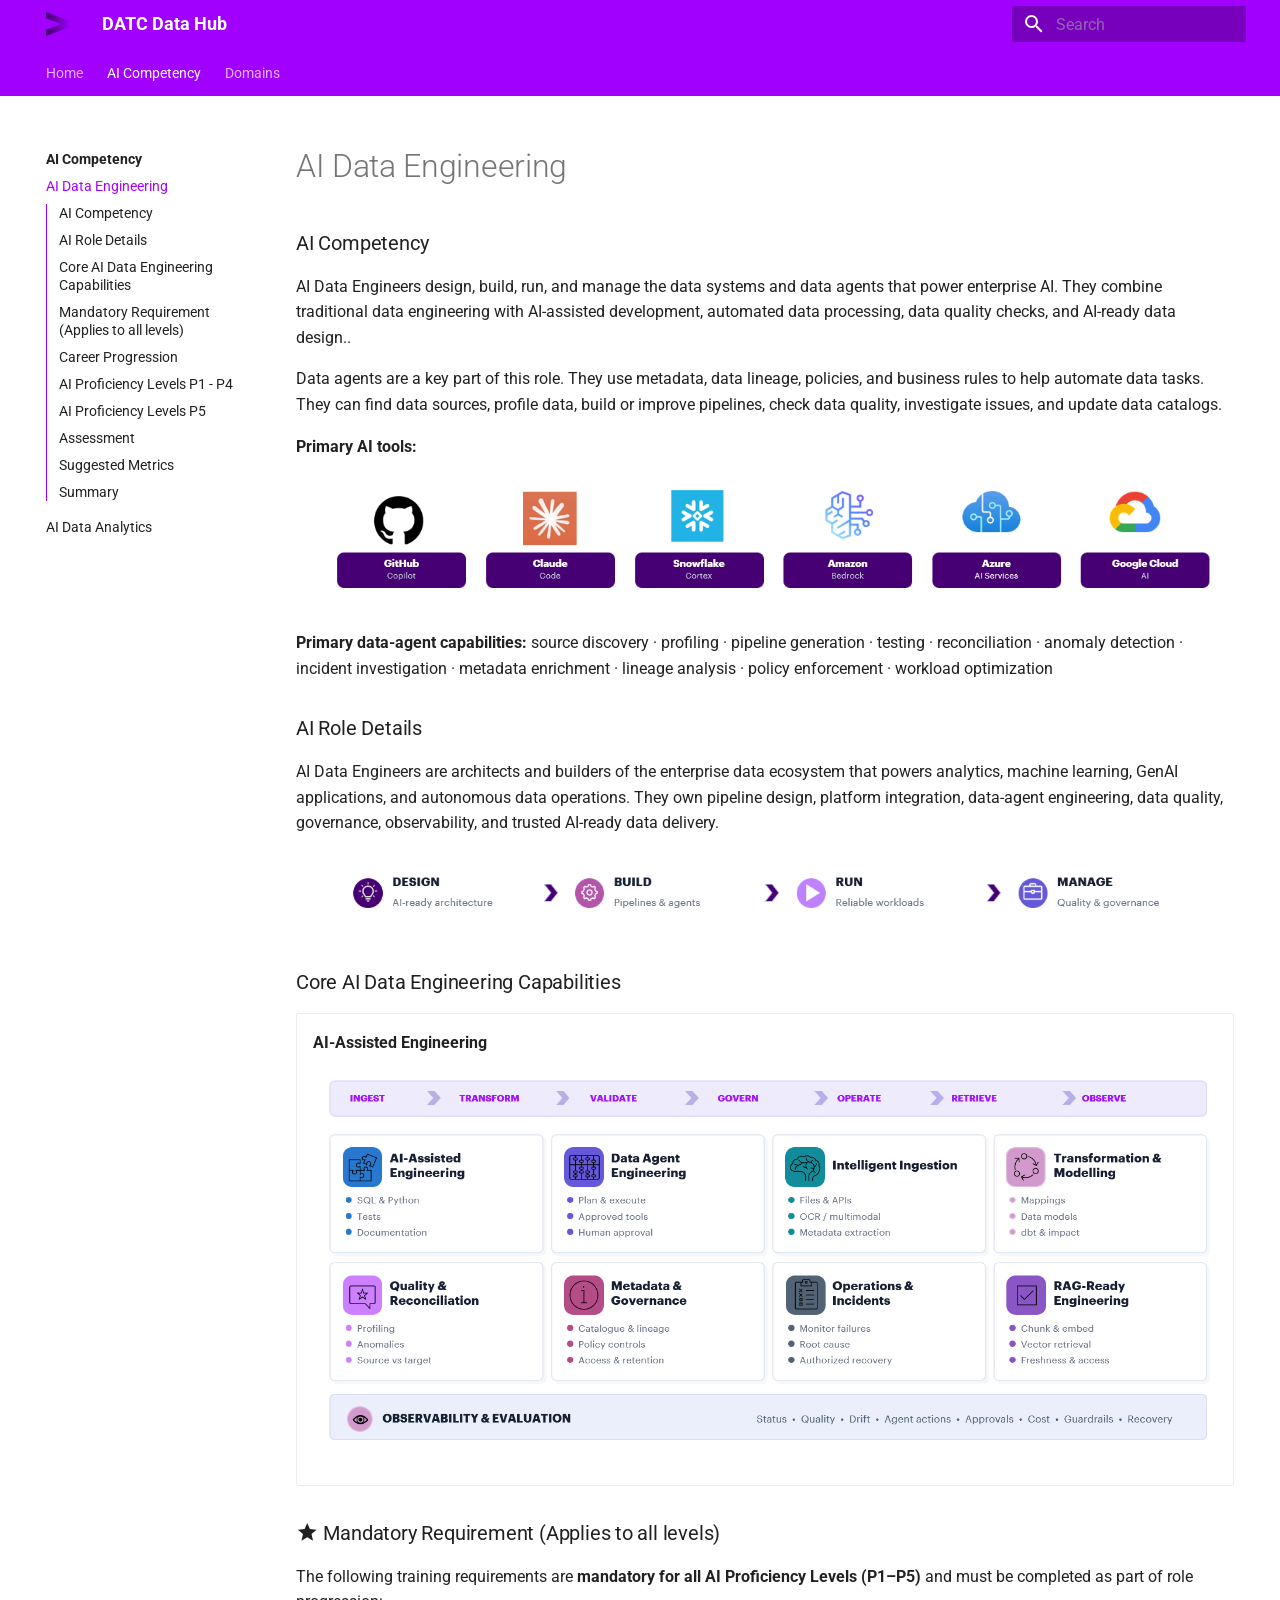
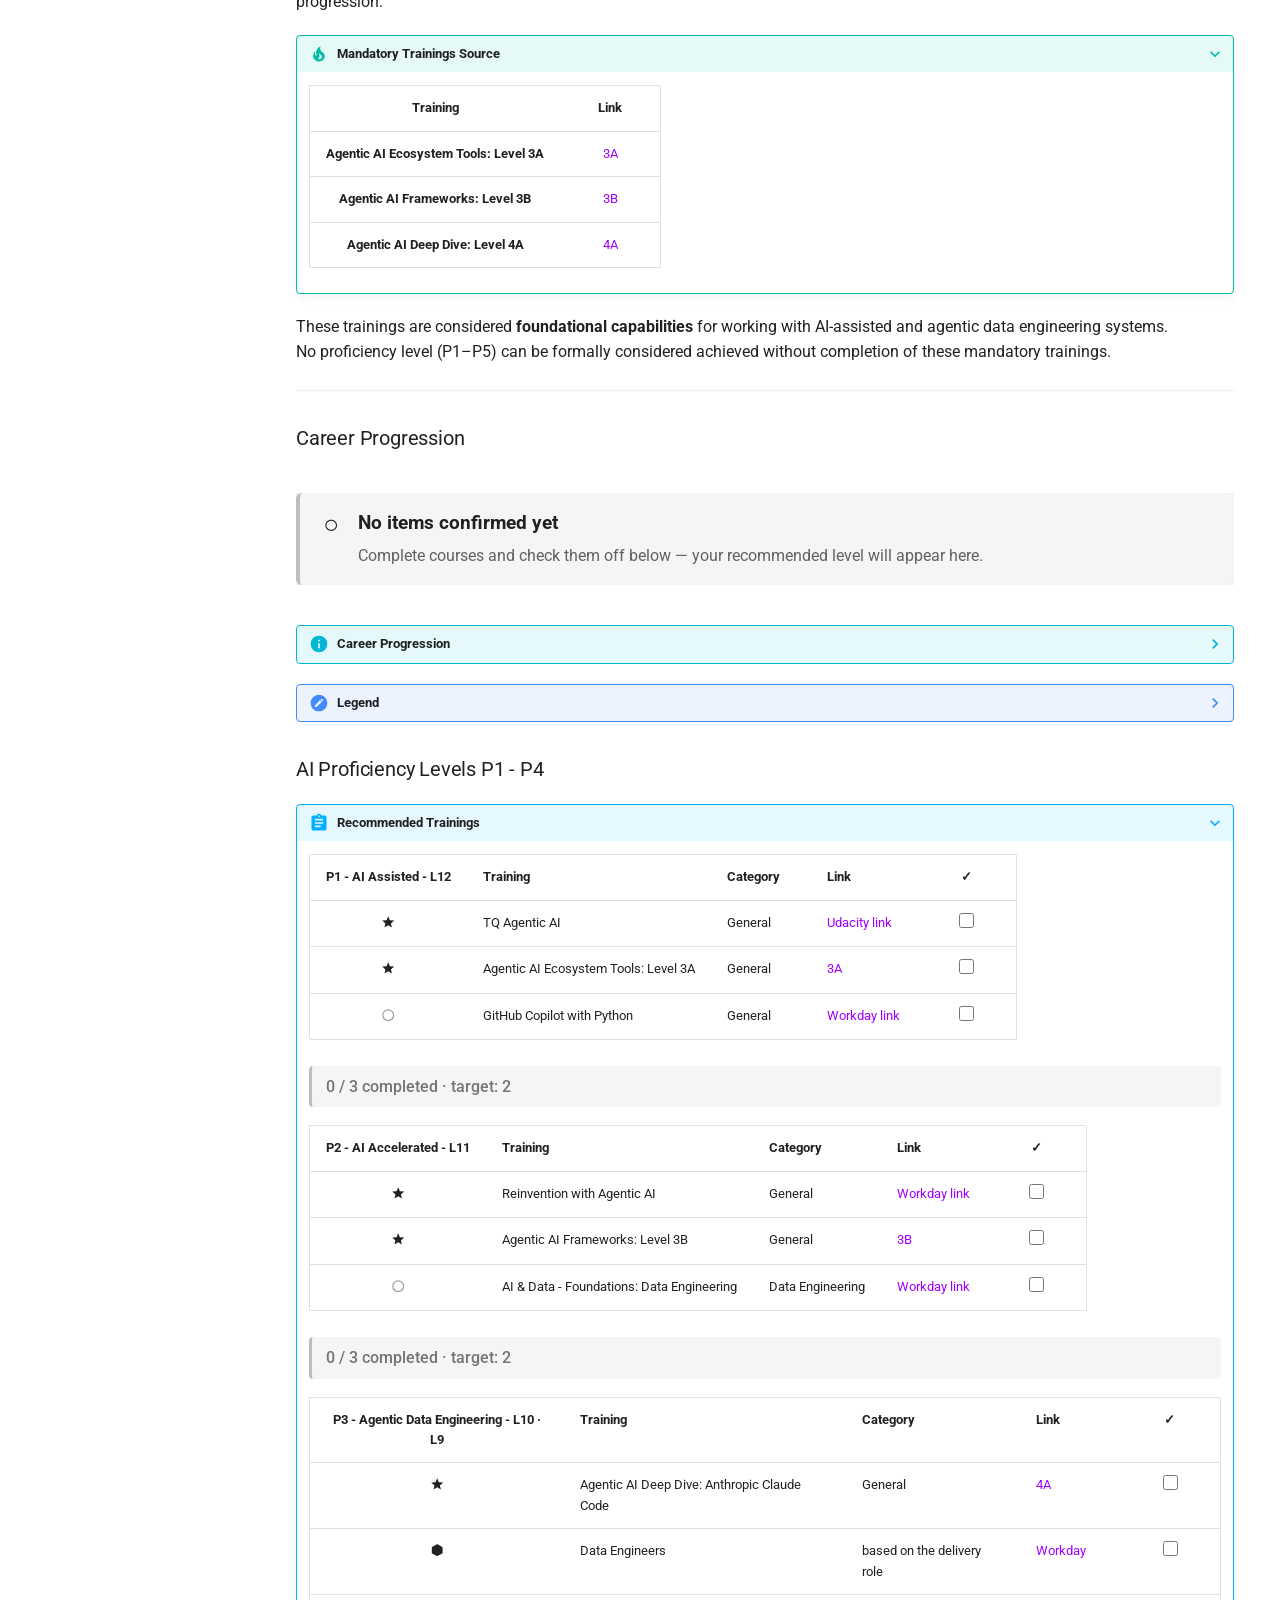
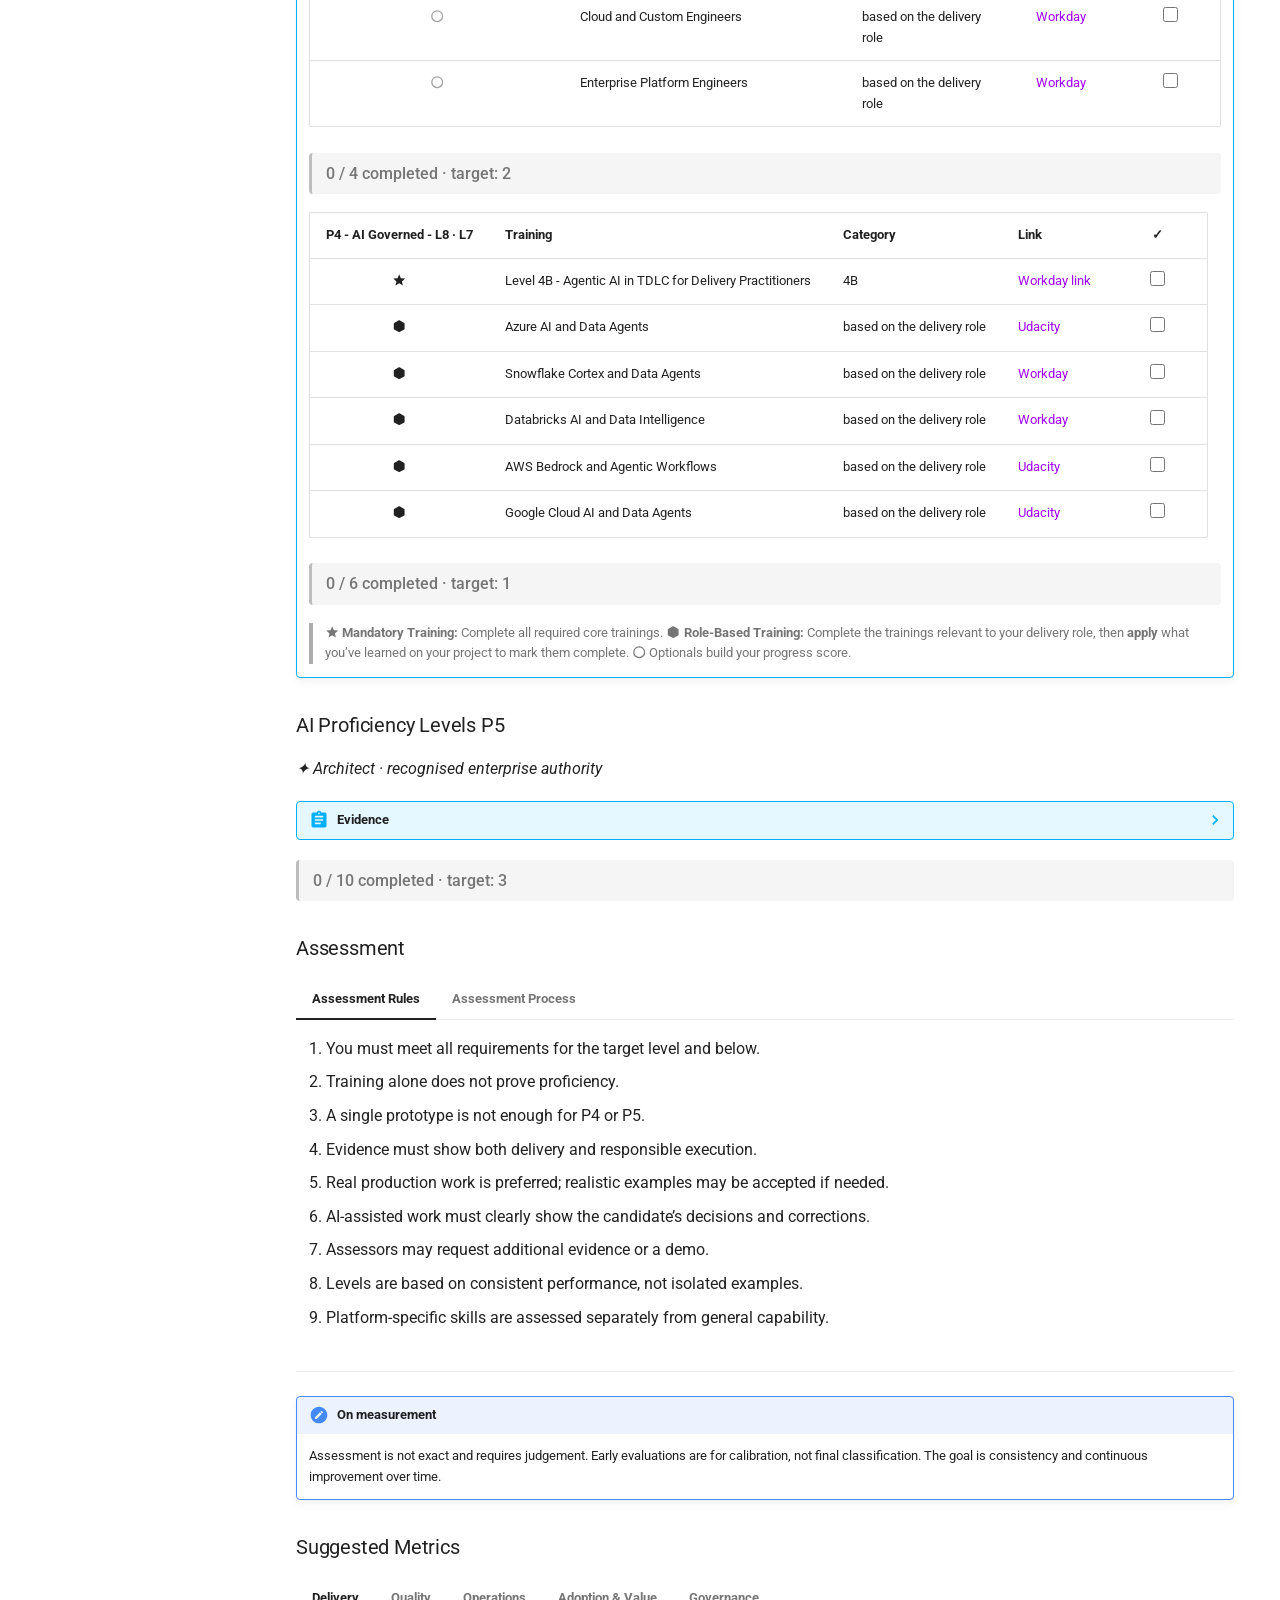
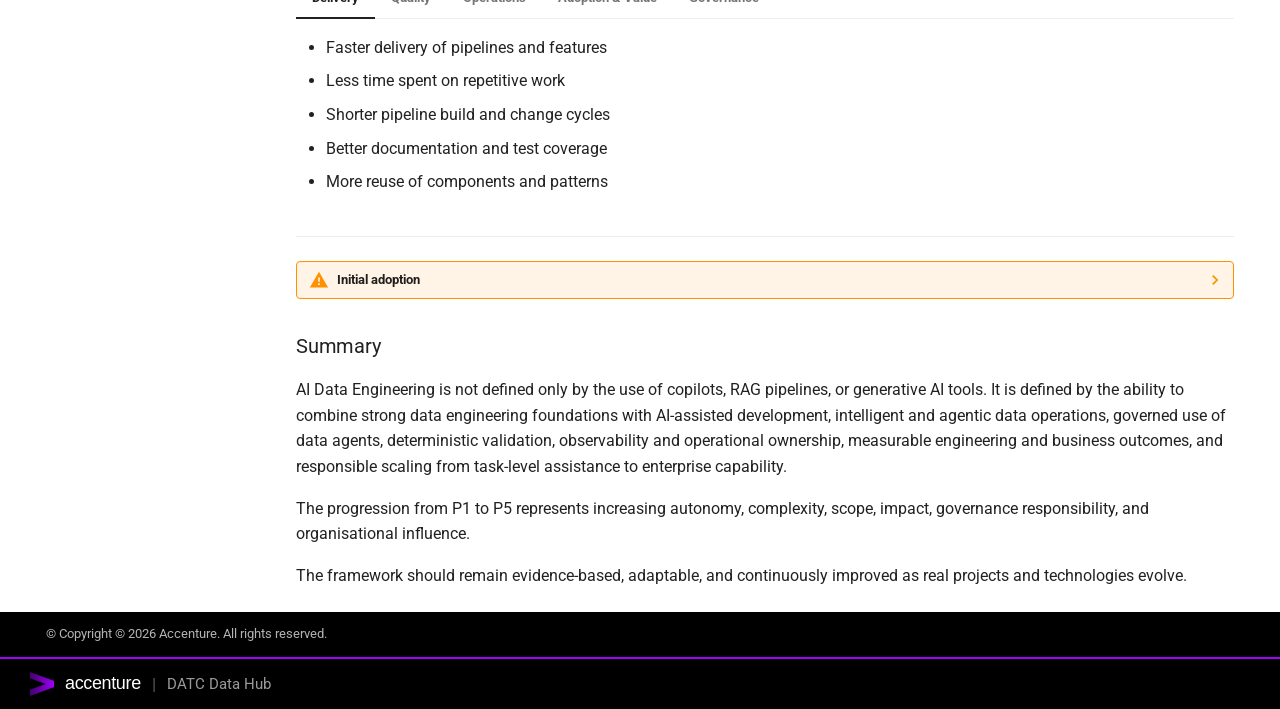
<file: ai-competency/ai-data-engineering/index.html>
<!doctype html>
<html lang="en" class="no-js">
  <head>
    
      <meta charset="utf-8">
      <meta name="viewport" content="width=device-width,initial-scale=1">
      
        <meta name="description" content="Learning paths and competency frameworks for the DATC Data Platform (DEVI)">
      
      
        <meta name="author" content="DATC Data Platform Team">
      
      
      
        <link rel="prev" href="../">
      
      
        <link rel="next" href="../ai-data-analytics/">
      
      
        
      
      
      <link rel="icon" href="../../assets/accenture-favicon.ico">
      <meta name="generator" content="mkdocs-1.6.1, mkdocs-material-9.7.7">
    
    
      
        <title>AI Data Engineering - DATC Data Hub</title>
      
    
    
      <link rel="stylesheet" href="../../assets/stylesheets/main.ec1eaa64.min.css">
      
        
        <link rel="stylesheet" href="../../assets/stylesheets/palette.ab4e12ef.min.css">
      
      


    
    
      
    
    
      
        
        
        <link rel="preconnect" href="https://fonts.gstatic.com" crossorigin>
        <link rel="stylesheet" href="https://fonts.googleapis.com/css?family=Roboto:300,300i,400,400i,700,700i%7CRoboto+Mono:400,400i,700,700i&display=fallback">
        <style>:root{--md-text-font:"Roboto";--md-code-font:"Roboto Mono"}</style>
      
    
    
      <link rel="stylesheet" href="../../stylesheets/accenture.css">
    
    <script>__md_scope=new URL("../..",location),__md_hash=e=>[...e].reduce(((e,_)=>(e<<5)-e+_.charCodeAt(0)),0),__md_get=(e,_=localStorage,t=__md_scope)=>JSON.parse(_.getItem(t.pathname+"."+e)),__md_set=(e,_,t=localStorage,a=__md_scope)=>{try{t.setItem(a.pathname+"."+e,JSON.stringify(_))}catch(e){}}</script>
    
      

    
    
  </head>
  
  
    
    
    
    
    
    <body dir="ltr" data-md-color-scheme="default" data-md-color-primary="deep-purple" data-md-color-accent="deep-purple">
  
    
    <input class="md-toggle" data-md-toggle="drawer" type="checkbox" id="__drawer" autocomplete="off">
    <input class="md-toggle" data-md-toggle="search" type="checkbox" id="__search" autocomplete="off">
    <label class="md-overlay" for="__drawer"></label>
    <div data-md-component="skip">
      
        
        <a href="#ai-data-engineering" class="md-skip">
          Skip to content
        </a>
      
    </div>
    <div data-md-component="announce">
      
    </div>
    
    
      

<header class="md-header" data-md-component="header">
  <nav class="md-header__inner md-grid" aria-label="Header">
    <a href="../.." title="DATC Data Hub" class="md-header__button md-logo" aria-label="DATC Data Hub" data-md-component="logo">
      
  <img src="../../assets/accenture-logo.png" alt="logo">

    </a>
    <label class="md-header__button md-icon" for="__drawer">
      
      <svg xmlns="http://www.w3.org/2000/svg" viewBox="0 0 24 24"><path d="M3 6h18v2H3zm0 5h18v2H3zm0 5h18v2H3z"/></svg>
    </label>
    <div class="md-header__title" data-md-component="header-title">
      <div class="md-header__ellipsis">
        <div class="md-header__topic">
          <span class="md-ellipsis">
            DATC Data Hub
          </span>
        </div>
        <div class="md-header__topic" data-md-component="header-topic">
          <span class="md-ellipsis">
            
              AI Data Engineering
            
          </span>
        </div>
      </div>
    </div>
    
      
    
    
    
    
      
      
        <label class="md-header__button md-icon" for="__search">
          
          <svg xmlns="http://www.w3.org/2000/svg" viewBox="0 0 24 24"><path d="M9.5 3A6.5 6.5 0 0 1 16 9.5c0 1.61-.59 3.09-1.56 4.23l.27.27h.79l5 5-1.5 1.5-5-5v-.79l-.27-.27A6.52 6.52 0 0 1 9.5 16 6.5 6.5 0 0 1 3 9.5 6.5 6.5 0 0 1 9.5 3m0 2C7 5 5 7 5 9.5S7 14 9.5 14 14 12 14 9.5 12 5 9.5 5"/></svg>
        </label>
        <div class="md-search" data-md-component="search" role="dialog">
  <label class="md-search__overlay" for="__search"></label>
  <div class="md-search__inner" role="search">
    <form class="md-search__form" name="search">
      <input type="text" class="md-search__input" name="query" aria-label="Search" placeholder="Search" autocapitalize="off" autocorrect="off" autocomplete="off" spellcheck="false" data-md-component="search-query" required>
      <label class="md-search__icon md-icon" for="__search">
        
        <svg xmlns="http://www.w3.org/2000/svg" viewBox="0 0 24 24"><path d="M9.5 3A6.5 6.5 0 0 1 16 9.5c0 1.61-.59 3.09-1.56 4.23l.27.27h.79l5 5-1.5 1.5-5-5v-.79l-.27-.27A6.52 6.52 0 0 1 9.5 16 6.5 6.5 0 0 1 3 9.5 6.5 6.5 0 0 1 9.5 3m0 2C7 5 5 7 5 9.5S7 14 9.5 14 14 12 14 9.5 12 5 9.5 5"/></svg>
        
        <svg xmlns="http://www.w3.org/2000/svg" viewBox="0 0 24 24"><path d="M20 11v2H8l5.5 5.5-1.42 1.42L4.16 12l7.92-7.92L13.5 5.5 8 11z"/></svg>
      </label>
      <nav class="md-search__options" aria-label="Search">
        
        <button type="reset" class="md-search__icon md-icon" title="Clear" aria-label="Clear" tabindex="-1">
          
          <svg xmlns="http://www.w3.org/2000/svg" viewBox="0 0 24 24"><path d="M19 6.41 17.59 5 12 10.59 6.41 5 5 6.41 10.59 12 5 17.59 6.41 19 12 13.41 17.59 19 19 17.59 13.41 12z"/></svg>
        </button>
      </nav>
      
        <div class="md-search__suggest" data-md-component="search-suggest"></div>
      
    </form>
    <div class="md-search__output">
      <div class="md-search__scrollwrap" tabindex="0" data-md-scrollfix>
        <div class="md-search-result" data-md-component="search-result">
          <div class="md-search-result__meta">
            Initializing search
          </div>
          <ol class="md-search-result__list" role="presentation"></ol>
        </div>
      </div>
    </div>
  </div>
</div>
      
    
    
  </nav>
  
</header>
    
    <div class="md-container" data-md-component="container">
      
      
        
          
            
<nav class="md-tabs" aria-label="Tabs" data-md-component="tabs">
  <div class="md-grid">
    <ul class="md-tabs__list">
      
        
  
  
  
  
    <li class="md-tabs__item">
      <a href="../.." class="md-tabs__link">
        
  
  
    
  
  Home

      </a>
    </li>
  

      
        
  
  
  
    
  
  
    
    
      <li class="md-tabs__item md-tabs__item--active">
        <a href="../" class="md-tabs__link">
          
  
  
    
  
  AI Competency

        </a>
      </li>
    
  

      
        
  
  
  
  
    
    
      <li class="md-tabs__item">
        <a href="../../domains/" class="md-tabs__link">
          
  
  
    
  
  Domains

        </a>
      </li>
    
  

      
    </ul>
  </div>
</nav>
          
        
      
      <main class="md-main" data-md-component="main">
        <div class="md-main__inner md-grid">
          
            
              
              <div class="md-sidebar md-sidebar--primary" data-md-component="sidebar" data-md-type="navigation" >
                <div class="md-sidebar__scrollwrap">
                  <div class="md-sidebar__inner">
                    


  


  

<nav class="md-nav md-nav--primary md-nav--lifted md-nav--integrated" aria-label="Navigation" data-md-level="0">
  <label class="md-nav__title" for="__drawer">
    <a href="../.." title="DATC Data Hub" class="md-nav__button md-logo" aria-label="DATC Data Hub" data-md-component="logo">
      
  <img src="../../assets/accenture-logo.png" alt="logo">

    </a>
    DATC Data Hub
  </label>
  
  <ul class="md-nav__list" data-md-scrollfix>
    
      
      
  
  
  
  
    <li class="md-nav__item">
      <a href="../.." class="md-nav__link">
        
  
  
  <span class="md-ellipsis">
    
  
    Home
  

    
  </span>
  
  

      </a>
    </li>
  

    
      
      
  
  
    
  
  
  
    
    
      
        
          
        
      
        
      
        
      
    
    
    
      
        
        
      
      
        
      
    
    
    <li class="md-nav__item md-nav__item--active md-nav__item--section md-nav__item--nested">
      
        
        
        <input class="md-nav__toggle md-toggle " type="checkbox" id="__nav_2" checked>
        
          
          <div class="md-nav__link md-nav__container">
            <a href="../" class="md-nav__link ">
              
  
  
  <span class="md-ellipsis">
    
  
    AI Competency
  

    
  </span>
  
  

            </a>
            
              
              <label class="md-nav__link " for="__nav_2" id="__nav_2_label" tabindex="">
                <span class="md-nav__icon md-icon"></span>
              </label>
            
          </div>
        
        <nav class="md-nav" data-md-level="1" aria-labelledby="__nav_2_label" aria-expanded="true">
          <label class="md-nav__title" for="__nav_2">
            <span class="md-nav__icon md-icon"></span>
            
  
    AI Competency
  

          </label>
          <ul class="md-nav__list" data-md-scrollfix>
            
              
            
              
                
  
  
    
  
  
  
    <li class="md-nav__item md-nav__item--active">
      
      <input class="md-nav__toggle md-toggle" type="checkbox" id="__toc">
      
      
        
      
      
        <label class="md-nav__link md-nav__link--active" for="__toc">
          
  
  
  <span class="md-ellipsis">
    
  
    AI Data Engineering
  

    
  </span>
  
  

          <span class="md-nav__icon md-icon"></span>
        </label>
      
      <a href="./" class="md-nav__link md-nav__link--active">
        
  
  
  <span class="md-ellipsis">
    
  
    AI Data Engineering
  

    
  </span>
  
  

      </a>
      
        

<nav class="md-nav md-nav--secondary" aria-label="Table of contents">
  
  
  
    
  
  
    <label class="md-nav__title" for="__toc">
      <span class="md-nav__icon md-icon"></span>
      Table of contents
    </label>
    <ul class="md-nav__list" data-md-component="toc" data-md-scrollfix>
      
        <li class="md-nav__item">
  <a href="#ai-competency" class="md-nav__link">
    <span class="md-ellipsis">
      
        AI Competency
      
    </span>
  </a>
  
</li>
      
        <li class="md-nav__item">
  <a href="#ai-role-details" class="md-nav__link">
    <span class="md-ellipsis">
      
        AI Role Details
      
    </span>
  </a>
  
</li>
      
        <li class="md-nav__item">
  <a href="#core-ai-data-engineering-capabilities" class="md-nav__link">
    <span class="md-ellipsis">
      
        Core AI Data Engineering Capabilities
      
    </span>
  </a>
  
</li>
      
        <li class="md-nav__item">
  <a href="#mandatory-requirement-applies-to-all-levels" class="md-nav__link">
    <span class="md-ellipsis">
      
        Mandatory Requirement (Applies to all levels)
      
    </span>
  </a>
  
</li>
      
        <li class="md-nav__item">
  <a href="#career-progression" class="md-nav__link">
    <span class="md-ellipsis">
      
        Career Progression
      
    </span>
  </a>
  
</li>
      
        <li class="md-nav__item">
  <a href="#ai-proficiency-levels-p1-p4" class="md-nav__link">
    <span class="md-ellipsis">
      
        AI Proficiency Levels P1 - P4
      
    </span>
  </a>
  
</li>
      
        <li class="md-nav__item">
  <a href="#ai-proficiency-levels-p5" class="md-nav__link">
    <span class="md-ellipsis">
      
        AI Proficiency Levels P5
      
    </span>
  </a>
  
</li>
      
        <li class="md-nav__item">
  <a href="#assessment" class="md-nav__link">
    <span class="md-ellipsis">
      
        Assessment
      
    </span>
  </a>
  
</li>
      
        <li class="md-nav__item">
  <a href="#suggested-metrics" class="md-nav__link">
    <span class="md-ellipsis">
      
        Suggested Metrics
      
    </span>
  </a>
  
</li>
      
        <li class="md-nav__item">
  <a href="#summary" class="md-nav__link">
    <span class="md-ellipsis">
      
        Summary
      
    </span>
  </a>
  
</li>
      
    </ul>
  
</nav>
      
    </li>
  

              
            
              
                
  
  
  
  
    <li class="md-nav__item">
      <a href="../ai-data-analytics/" class="md-nav__link">
        
  
  
  <span class="md-ellipsis">
    
  
    AI Data Analytics
  

    
  </span>
  
  

      </a>
    </li>
  

              
            
          </ul>
        </nav>
      
    </li>
  

    
      
      
  
  
  
  
    
    
      
        
          
        
      
        
      
        
      
        
      
    
    
    
      
      
        
      
    
    
    <li class="md-nav__item md-nav__item--nested">
      
        
        
          
        
        <input class="md-nav__toggle md-toggle md-toggle--indeterminate" type="checkbox" id="__nav_3" >
        
          
          <div class="md-nav__link md-nav__container">
            <a href="../../domains/" class="md-nav__link ">
              
  
  
  <span class="md-ellipsis">
    
  
    Domains
  

    
  </span>
  
  

            </a>
            
              
              <label class="md-nav__link " for="__nav_3" id="__nav_3_label" tabindex="0">
                <span class="md-nav__icon md-icon"></span>
              </label>
            
          </div>
        
        <nav class="md-nav" data-md-level="1" aria-labelledby="__nav_3_label" aria-expanded="false">
          <label class="md-nav__title" for="__nav_3">
            <span class="md-nav__icon md-icon"></span>
            
  
    Domains
  

          </label>
          <ul class="md-nav__list" data-md-scrollfix>
            
              
            
              
                
  
  
  
  
    <li class="md-nav__item">
      <a href="../../domains/data-engineering/" class="md-nav__link">
        
  
  
  <span class="md-ellipsis">
    
  
    Data Engineering
  

    
  </span>
  
  

      </a>
    </li>
  

              
            
              
                
  
  
  
  
    <li class="md-nav__item">
      <a href="../../domains/data-analytics/" class="md-nav__link">
        
  
  
  <span class="md-ellipsis">
    
  
    Data Analytics
  

    
  </span>
  
  

      </a>
    </li>
  

              
            
              
                
  
  
  
  
    <li class="md-nav__item">
      <a href="../../assets/" class="md-nav__link">
        
  
  
  <span class="md-ellipsis">
    
  
    Assets
  

    
  </span>
  
  

      </a>
    </li>
  

              
            
          </ul>
        </nav>
      
    </li>
  

    
  </ul>
</nav>
                  </div>
                </div>
              </div>
            
            
          
          
            <div class="md-content" data-md-component="content">
              
              <article class="md-content__inner md-typeset">
                
                  



<h1 id="ai-data-engineering">AI Data Engineering</h1>
<h3 id="ai-competency">AI Competency</h3>
<p>AI Data Engineers design, build, run, and manage the data systems and data agents that power enterprise AI. They combine traditional data engineering with AI-assisted development, automated data processing, data quality checks, and AI-ready data design..</p>
<p>Data agents are a key part of this role. They use metadata, data lineage, policies, and business rules to help automate data tasks. They can find data sources, profile data, build or improve pipelines, check data quality, investigate issues, and update data catalogs.</p>
<p><strong>Primary AI tools:</strong> </p>
<figure>
  <img alt="Image title" src="../../graphs/primary-ai-ecosystem.png" />
</figure>
<p><strong>Primary data-agent capabilities:</strong> source discovery · profiling · pipeline generation · testing · reconciliation · anomaly detection · incident investigation · metadata enrichment · lineage analysis · policy enforcement · workload optimization</p>
<h3 id="ai-role-details">AI Role Details</h3>
<p>AI Data Engineers are architects and builders of the enterprise data ecosystem that powers analytics, machine learning, GenAI applications, and autonomous data operations. They own pipeline design, platform integration, data-agent engineering, data quality, governance, observability, and trusted AI-ready data delivery.</p>
<figure>
  <img alt="Image title" src="../../graphs/ai-data-engineer-role.png" />
</figure>
<h3 id="core-ai-data-engineering-capabilities">Core AI Data Engineering Capabilities</h3>
<div class="grid cards">
<ul>
<li>
<p><strong>AI-Assisted Engineering</strong></p>
<p><figure markdown="span">
<img alt="Image title" src="../../graphs/core-ai-data-engineering-capabilitiest.png" />
</figure></p>
</li>
</ul>
</div>
<!-- ### Responsible Data-Agent Engineering

All data-agent solutions follow these principles.

| Principle | Meaning |
|---|---|
| Bounded autonomy | The agent only works within a clear scope, with defined tools, limits, and escalation paths |
| Least-privilege access | The agent only gets the minimum permissions needed to do its job |
| Human accountability | Every agent and important decision has a clearly defined owner |
| Human review by risk | The more risky or irreversible the action, the deeper the human review |
| Deterministic validation | Results are checked using tests, rules, and structured validation methods |
| Traceability | All actions, inputs, and outputs are logged and can be reviewed |
| Observability | Agent behavior is monitored through clear metrics (quality, performance, risk) |
| Safe failure | When something goes wrong, the agent stops safely without corrupting data or state |
| Rollback and recovery | Systems can undo or recover from high-impact changes safely |
| Separation of duties | One agent cannot create, approve, and deploy the same change |
| Data protection | All security, privacy, and retention rules are always enforced |

#### Agent Autonomy Tiers

| Tier | What the agent does | Data engineering example | Control level |
|---|---|---|---|
| A0 — Inform | Explains or summarizes information | Explains why a pipeline failed | User reviews the output |
| A1 — Recommend | Suggests actions or improvements | Suggests data quality rules | Human approves |
| A2 — Draft |  Creates a draft or artifact | Writes SQL, dbt model, or config | Code review + test |
| A3 — Execute (with approval) | Runs actions after explicit approval | Updates metadata after sign-off | Approval + logging + rollback |
| A4 — Controlled execution | Runs within strict safety rules | Retries failed loads automatically | Policies + monitoring + rollback |
| A5 — High autonomy | Coordinates complex workflows across systems | Optimizes workloads automatically | Strong governance + explicit authorization |

The appropriate tier depends on risk, reversibility, data sensitivity, operational impact, and regulatory context. Higher proficiency does not mean unrestricted autonomy is appropriate. -->

<h3 id="mandatory-requirement-applies-to-all-levels"><span class="twemoji"><svg xmlns="http://www.w3.org/2000/svg" viewBox="0 0 24 24"><path d="M12 17.27 18.18 21l-1.64-7.03L22 9.24l-7.19-.62L12 2 9.19 8.62 2 9.24l5.45 4.73L5.82 21z"/></svg></span> Mandatory Requirement (Applies to all levels)</h3>
<p>The following training requirements are <strong>mandatory for all AI Proficiency Levels (P1–P5)</strong> and must be completed as part of role progression:</p>
<details class="tip" open="open">
<summary>Mandatory Trainings Source </summary>
<table>
<thead>
<tr>
<th style="text-align: center;">Training</th>
<th style="text-align: center;">Link</th>
</tr>
</thead>
<tbody>
<tr>
<td style="text-align: center;"><strong>Agentic AI Ecosystem Tools: Level 3A</strong></td>
<td style="text-align: center;"><a href="https://wd103.myworkday.com/accenture/learning/program/4510d076039210016cc0344f0eeb0000">3A</a></td>
</tr>
<tr>
<td style="text-align: center;"><strong>Agentic AI Frameworks: Level 3B</strong></td>
<td style="text-align: center;"><a href="https://wd103.myworkday.com/accenture/learning/program/9a74c413ff121001288f4f5ca96e0000">3B</a></td>
</tr>
<tr>
<td style="text-align: center;"><strong>Agentic AI Deep Dive: Level 4A</strong></td>
<td style="text-align: center;"><a href="https://wd103.myworkday.com/accenture/learning/program/eca5e091d3641000b8fcc66ddce90000?type=2d29754fdb8e100008b50ff6bc94003b">4A</a></td>
</tr>
</tbody>
</table>
</details>
<p>These trainings are considered <strong>foundational capabilities</strong> for working with AI-assisted and agentic data engineering systems.<br />
No proficiency level (P1–P5) can be formally considered achieved without completion of these mandatory trainings.</p>
<hr />
<h3 id="career-progression">Career Progression</h3>
<div class="proficiency-summary"
        data-p1-mandatory='["de-p1-tq-agentic", "de-p1-3A"]'
        data-p2-mandatory='["de-p2-reinvention","de-p2-3B"]'
        data-p3-mandatory='["de-p3-4A"]'
        data-p3-ids='["de-p3-cloud", "de-p3-epe", "de-p3-de"]'
        data-p3-threshold="2"
        data-p4-mandatory='["de-p4-4B"]'
        data-p4-ids='["de-p4-azure", "de-p4-snowflake", "de-p4-databricks", "de-p4-aws", "de-p4-gcp"]'
        data-p4-threshold="3"
        data-p5-ids='["de-p5-strategy","de-p5-governance","de-p5-operating-model","de-p5-roadmap","de-p5-adoption","de-p5-standards","de-p5-outcomes", ""]'
        data-p5-threshold="5"

        data-update-url="https://forms.cloud.microsoft/r/97G6CwDtxv">
</div>

<details class="info">
<summary>Career Progression</summary>
<p>AI proficiency is assessed independently from career level. The mapping below shows the typical alignment — it is guidance, not an automatic entitlement.</p>
<table>
<thead>
<tr>
<th>AI Proficiency</th>
<th>Typical career alignment</th>
<th>Primary scope</th>
</tr>
</thead>
<tbody>
<tr>
<td>P1 — AI Assisted</td>
<td>L12 Associate</td>
<td>Individual tasks (assisted execution)</td>
</tr>
<tr>
<td>P2 — AI Accelerated</td>
<td>L11 Analyst</td>
<td>Defined pipelines or components</td>
</tr>
<tr>
<td>P3 — Agentic Data Engineering</td>
<td>L10 Senior Analyst · L9 Specialist</td>
<td>End-to-end solutions, reusable patterns, small systems</td>
</tr>
<tr>
<td>P4 — Integrated and Governed AI</td>
<td>L8 Associate Manager · L7 Manager</td>
<td>Team delivery, platforms, governance &amp; standards</td>
</tr>
<tr>
<td>P5 — Enterprise Agentic Data Strategy</td>
<td>Architect</td>
<td>Enterprise architecture, cross-domain systems &amp; strategy</td>
</tr>
</tbody>
</table>
<blockquote>
<p>Career level alone does not prove AI proficiency. Completing training alone does not prove AI proficiency. The assigned level must be supported by recent, relevant, independently reviewable evidence.</p>
</blockquote>
</details>
<details class="note">
<summary>Legend</summary>
<p><span class="twemoji"><svg xmlns="http://www.w3.org/2000/svg" viewBox="0 0 24 24"><path d="M12 17.27 18.18 21l-1.64-7.03L22 9.24l-7.19-.62L12 2 9.19 8.62 2 9.24l5.45 4.73L5.82 21z"/></svg></span> <strong>mandatory</strong> &nbsp;·&nbsp; <span class="twemoji opt"><svg xmlns="http://www.w3.org/2000/svg" viewBox="0 0 24 24"><path d="M12 20a8 8 0 0 1-8-8 8 8 0 0 1 8-8 8 8 0 0 1 8 8 8 8 0 0 1-8 8m0-18A10 10 0 0 0 2 12a10 10 0 0 0 10 10 10 10 0 0 0 10-10A10 10 0 0 0 12 2"/></svg></span> <strong>optional</strong></p>
<ul>
<li><strong>Mandatory courses</strong> must all be completed for the level to show as achieved (green bar).</li>
<li><strong>Optional courses</strong> count toward your progress and stack — completing enough optionals can satisfy the level threshold even if a mandatory is missing.</li>
<li>Your progress is saved in the browser. Ticking a box here does not auto-update the team tracker — use the Power Apps link at the bottom to officially record your level.</li>
</ul>
</details>
<h3 id="ai-proficiency-levels-p1-p4">AI Proficiency Levels P1 - P4</h3>
<details class="abstract" open="open">
<summary>Recommended Trainings</summary>
<table>
<thead>
<tr>
<th style="text-align: center;">P1 - AI Assisted - L12</th>
<th>Training</th>
<th>Category</th>
<th>Link</th>
<th style="text-align: center;">✓</th>
</tr>
</thead>
<tbody>
<tr>
<td style="text-align: center;"><span class="twemoji"><svg xmlns="http://www.w3.org/2000/svg" viewBox="0 0 24 24"><path d="M12 17.27 18.18 21l-1.64-7.03L22 9.24l-7.19-.62L12 2 9.19 8.62 2 9.24l5.45 4.73L5.82 21z"/></svg></span></td>
<td>TQ Agentic AI</td>
<td>General</td>
<td><a href="https://www.udacity.com/learning-plan/tq-at-accenture">Udacity link</a></td>
<td style="text-align: center;"><input type="checkbox" class="course-done" data-level="de-p1" data-mandatory="true" data-id="de-p1-tq-agentic"></td>
</tr>
<tr>
<td style="text-align: center;"><span class="twemoji"><svg xmlns="http://www.w3.org/2000/svg" viewBox="0 0 24 24"><path d="M12 17.27 18.18 21l-1.64-7.03L22 9.24l-7.19-.62L12 2 9.19 8.62 2 9.24l5.45 4.73L5.82 21z"/></svg></span></td>
<td>Agentic AI Ecosystem Tools: Level 3A</td>
<td>General</td>
<td><a href="https://wd103.myworkday.com/accenture/learning/program/4510d076039210016cc0344f0eeb0000">3A</a></td>
<td style="text-align: center;"><input type="checkbox" class="course-done" data-level="de-p1" data-mandatory="true" data-id="de-p1-3A"></td>
</tr>
<tr>
<td style="text-align: center;"><span class="twemoji opt"><svg xmlns="http://www.w3.org/2000/svg" viewBox="0 0 24 24"><path d="M12 20a8 8 0 0 1-8-8 8 8 0 0 1 8-8 8 8 0 0 1 8 8 8 8 0 0 1-8 8m0-18A10 10 0 0 0 2 12a10 10 0 0 0 10 10 10 10 0 0 0 10-10A10 10 0 0 0 12 2"/></svg></span></td>
<td>GitHub Copilot with Python</td>
<td>General</td>
<td><a href="https://wd103.myworkday.com/accenture/email-universal/inst/22699$266024/rel-task/2998$35104.htmld">Workday link</a></td>
<td style="text-align: center;"><input type="checkbox" class="course-done" data-level="de-p1" data-mandatory="false" data-id="de-p1-github-copilot"></td>
</tr>
</tbody>
</table>
<p><div class="level-progress" data-level="de-p1"></div></p>
<table>
<thead>
<tr>
<th style="text-align: center;">P2 - AI Accelerated - L11</th>
<th>Training</th>
<th>Category</th>
<th>Link</th>
<th style="text-align: center;">✓</th>
</tr>
</thead>
<tbody>
<tr>
<td style="text-align: center;"><span class="twemoji"><svg xmlns="http://www.w3.org/2000/svg" viewBox="0 0 24 24"><path d="M12 17.27 18.18 21l-1.64-7.03L22 9.24l-7.19-.62L12 2 9.19 8.62 2 9.24l5.45 4.73L5.82 21z"/></svg></span></td>
<td>Reinvention with Agentic AI</td>
<td>General</td>
<td><a href="https://wd103.myworkday.com/accenture/learning/program/1fe39d5dd5db1000e3b5953839700000">Workday link</a></td>
<td style="text-align: center;"><input type="checkbox" class="course-done" data-level="de-p2" data-mandatory="true" data-id="de-p2-reinvention"></td>
</tr>
<tr>
<td style="text-align: center;"><span class="twemoji"><svg xmlns="http://www.w3.org/2000/svg" viewBox="0 0 24 24"><path d="M12 17.27 18.18 21l-1.64-7.03L22 9.24l-7.19-.62L12 2 9.19 8.62 2 9.24l5.45 4.73L5.82 21z"/></svg></span></td>
<td>Agentic AI Frameworks: Level 3B</td>
<td>General</td>
<td><a href="https://wd103.myworkday.com/accenture/learning/program/9a74c413ff121001288f4f5ca96e0000">3B</a></td>
<td style="text-align: center;"><input type="checkbox" class="course-done" data-level="de-p2" data-mandatory="true" data-id="de-p2-3B"></td>
</tr>
<tr>
<td style="text-align: center;"><span class="twemoji opt"><svg xmlns="http://www.w3.org/2000/svg" viewBox="0 0 24 24"><path d="M12 20a8 8 0 0 1-8-8 8 8 0 0 1 8-8 8 8 0 0 1 8 8 8 8 0 0 1-8 8m0-18A10 10 0 0 0 2 12a10 10 0 0 0 10 10 10 10 0 0 0 10-10A10 10 0 0 0 12 2"/></svg></span></td>
<td>AI &amp; Data - Foundations: Data Engineering</td>
<td>Data Engineering</td>
<td><a href="https://wd103.myworkday.com/accenture/learning/program/c33d0658891a1000d639a19ed6730000">Workday link</a></td>
<td style="text-align: center;"><input type="checkbox" class="course-done" data-level="de-p2" data-id="de-p2-de-foundations"></td>
</tr>
</tbody>
</table>
<p><div class="level-progress" data-level="de-p2"></div></p>
<table>
<thead>
<tr>
<th style="text-align: center;">P3 - Agentic Data Engineering - L10 · L9</th>
<th>Training</th>
<th>Category</th>
<th>Link</th>
<th style="text-align: center;">✓</th>
</tr>
</thead>
<tbody>
<tr>
<td style="text-align: center;"><span class="twemoji"><svg xmlns="http://www.w3.org/2000/svg" viewBox="0 0 24 24"><path d="M12 17.27 18.18 21l-1.64-7.03L22 9.24l-7.19-.62L12 2 9.19 8.62 2 9.24l5.45 4.73L5.82 21z"/></svg></span></td>
<td>Agentic AI Deep Dive: Anthropic Claude Code</td>
<td>General</td>
<td><a href="https://wd103.myworkday.com/accenture/learning/program/eca5e091d3641000b8fcc66ddce90000?type=2d29754fdb8e100008b50ff6bc94003b">4A</a></td>
<td style="text-align: center;"><input type="checkbox" class="course-done" data-level="de-p3" data-mandatory="true" data-id="de-p3-4A"></td>
</tr>
<tr>
<td style="text-align: center;"><span class="twemoji"><svg xmlns="http://www.w3.org/2000/svg" viewBox="0 0 24 24"><path d="M21 16.5c0 .38-.21.71-.53.88l-7.9 4.44c-.16.12-.36.18-.57.18s-.41-.06-.57-.18l-7.9-4.44A.99.99 0 0 1 3 16.5v-9c0-.38.21-.71.53-.88l7.9-4.44c.16-.12.36-.18.57-.18s.41.06.57.18l7.9 4.44c.32.17.53.5.53.88z"/></svg></span></td>
<td>Data Engineers</td>
<td>based on the delivery role</td>
<td><a href="https://wd103.myworkday.com/accenture/learning/program/eca5e091d3641000b8fcc66ddce90000?type=2d29754fdb8e100008b50ff6bc94003b">Workday</a></td>
<td style="text-align: center;"><input type="checkbox" class="course-done" data-mandatory="true" data-level="de-p3" data-id="de-p3-de"></td>
</tr>
<tr>
<td style="text-align: center;"><span class="twemoji opt"><svg xmlns="http://www.w3.org/2000/svg" viewBox="0 0 24 24"><path d="M12 20a8 8 0 0 1-8-8 8 8 0 0 1 8-8 8 8 0 0 1 8 8 8 8 0 0 1-8 8m0-18A10 10 0 0 0 2 12a10 10 0 0 0 10 10 10 10 0 0 0 10-10A10 10 0 0 0 12 2"/></svg></span></td>
<td>Cloud and Custom Engineers</td>
<td>based on the delivery role</td>
<td><a href="https://wd103.myworkday.com/accenture/d/inst/1$23455/23455$6811.htmld">Workday</a></td>
<td style="text-align: center;"><input type="checkbox" class="course-done" data-level="de-p3" data-id="de-p3-cloud"></td>
</tr>
<tr>
<td style="text-align: center;"><span class="twemoji opt"><svg xmlns="http://www.w3.org/2000/svg" viewBox="0 0 24 24"><path d="M12 20a8 8 0 0 1-8-8 8 8 0 0 1 8-8 8 8 0 0 1 8 8 8 8 0 0 1-8 8m0-18A10 10 0 0 0 2 12a10 10 0 0 0 10 10 10 10 0 0 0 10-10A10 10 0 0 0 12 2"/></svg></span></td>
<td>Enterprise Platform Engineers</td>
<td>based on the delivery role</td>
<td><a href="https://wd103.myworkday.com/accenture/learning/program/24ebe20396871000ba0841a54e7e0000?type=2d29754fdb8e100008b50ff6bc94003b">Workday</a></td>
<td style="text-align: center;"><input type="checkbox" class="course-done" data-level="de-p3" data-id="de-p3-epe"></td>
</tr>
</tbody>
</table>
<p><div class="level-progress" data-level="de-p3"></div></p>
<table>
<thead>
<tr>
<th style="text-align: center;">P4 - AI Governed - L8 · L7</th>
<th>Training</th>
<th>Category</th>
<th>Link</th>
<th style="text-align: center;">✓</th>
</tr>
</thead>
<tbody>
<tr>
<td style="text-align: center;"><span class="twemoji"><svg xmlns="http://www.w3.org/2000/svg" viewBox="0 0 24 24"><path d="M12 17.27 18.18 21l-1.64-7.03L22 9.24l-7.19-.62L12 2 9.19 8.62 2 9.24l5.45 4.73L5.82 21z"/></svg></span></td>
<td>Level 4B - Agentic AI in TDLC for Delivery Practitioners</td>
<td>4B</td>
<td><a href="https://wd103.myworkday.com/accenture/learning/course/50516479d5331000b089e2d3dce10000?type=9882927d138b100019b6a2df1a46018b">Workday link</a></td>
<td style="text-align: center;"><input type="checkbox" class="course-done" data-level="de-p4" data-mandatory="true" data-id="de-p4-4B"></td>
</tr>
<tr>
<td style="text-align: center;"><span class="twemoji"><svg xmlns="http://www.w3.org/2000/svg" viewBox="0 0 24 24"><path d="M21 16.5c0 .38-.21.71-.53.88l-7.9 4.44c-.16.12-.36.18-.57.18s-.41-.06-.57-.18l-7.9-4.44A.99.99 0 0 1 3 16.5v-9c0-.38.21-.71.53-.88l7.9-4.44c.16-.12.36-.18.57-.18s.41.06.57.18l7.9 4.44c.32.17.53.5.53.88z"/></svg></span></td>
<td>Azure AI and Data Agents</td>
<td>based on the delivery role</td>
<td><a href="https://www.udacity.com/org/accenture-all-access/course/building-ai-agents-with-microsoft-azure--cd14706">Udacity</a></td>
<td style="text-align: center;"><input type="checkbox" class="course-done" data-level="de-p4" data-id="de-p4-azure"></td>
</tr>
<tr>
<td style="text-align: center;"><span class="twemoji"><svg xmlns="http://www.w3.org/2000/svg" viewBox="0 0 24 24"><path d="M21 16.5c0 .38-.21.71-.53.88l-7.9 4.44c-.16.12-.36.18-.57.18s-.41-.06-.57-.18l-7.9-4.44A.99.99 0 0 1 3 16.5v-9c0-.38.21-.71.53-.88l7.9-4.44c.16-.12.36-.18.57-.18s.41.06.57.18l7.9 4.44c.32.17.53.5.53.88z"/></svg></span></td>
<td>Snowflake Cortex and Data Agents</td>
<td>based on the delivery role</td>
<td><a href="https://wd103.myworkday.com/accenture/learning/course/4d9e73686bf81000ca451bfbd0a80000?type=9882927d138b100019b928e75843018d">Workday</a></td>
<td style="text-align: center;"><input type="checkbox" class="course-done" data-level="de-p4" data-id="de-p4-snowflake"></td>
</tr>
<tr>
<td style="text-align: center;"><span class="twemoji"><svg xmlns="http://www.w3.org/2000/svg" viewBox="0 0 24 24"><path d="M21 16.5c0 .38-.21.71-.53.88l-7.9 4.44c-.16.12-.36.18-.57.18s-.41-.06-.57-.18l-7.9-4.44A.99.99 0 0 1 3 16.5v-9c0-.38.21-.71.53-.88l7.9-4.44c.16-.12.36-.18.57-.18s.41.06.57.18l7.9 4.44c.32.17.53.5.53.88z"/></svg></span></td>
<td>Databricks AI and Data Intelligence</td>
<td>based on the delivery role</td>
<td><a href="https://wd103.myworkday.com/accenture/learning/course/064b19e8a22e1001cfb51b735e410001?type=9882927d138b100019b928e75843018d">Workday</a></td>
<td style="text-align: center;"><input type="checkbox" class="course-done" data-level="de-p4" data-id="de-p4-databricks"></td>
</tr>
<tr>
<td style="text-align: center;"><span class="twemoji"><svg xmlns="http://www.w3.org/2000/svg" viewBox="0 0 24 24"><path d="M21 16.5c0 .38-.21.71-.53.88l-7.9 4.44c-.16.12-.36.18-.57.18s-.41-.06-.57-.18l-7.9-4.44A.99.99 0 0 1 3 16.5v-9c0-.38.21-.71.53-.88l7.9-4.44c.16-.12.36-.18.57-.18s.41.06.57.18l7.9 4.44c.32.17.53.5.53.88z"/></svg></span></td>
<td>AWS Bedrock and Agentic Workflows</td>
<td>based on the delivery role</td>
<td><a href="https://www.udacity.com/org/accenture-all-access/course/building-generative-ai-applications-with-amazon-bedrock--cd13926">Udacity</a></td>
<td style="text-align: center;"><input type="checkbox" class="course-done" data-level="de-p4" data-id="de-p4-aws"></td>
</tr>
<tr>
<td style="text-align: center;"><span class="twemoji"><svg xmlns="http://www.w3.org/2000/svg" viewBox="0 0 24 24"><path d="M21 16.5c0 .38-.21.71-.53.88l-7.9 4.44c-.16.12-.36.18-.57.18s-.41-.06-.57-.18l-7.9-4.44A.99.99 0 0 1 3 16.5v-9c0-.38.21-.71.53-.88l7.9-4.44c.16-.12.36-.18.57-.18s.41.06.57.18l7.9 4.44c.32.17.53.5.53.88z"/></svg></span></td>
<td>Google Cloud AI and Data Agents</td>
<td>based on the delivery role</td>
<td><a href="https://www.udacity.com/org/accenture-all-access/course/building-agents-with-google-adk-and-vertex-ai--cd14768">Udacity</a></td>
<td style="text-align: center;"><input type="checkbox" class="course-done" data-level="de-p4" data-id="de-p4-gcp"></td>
</tr>
</tbody>
</table>
<p><div class="level-progress" data-level="de-p4"></div></p>
<blockquote>
<p><span class="twemoji"><svg xmlns="http://www.w3.org/2000/svg" viewBox="0 0 24 24"><path d="M12 17.27 18.18 21l-1.64-7.03L22 9.24l-7.19-.62L12 2 9.19 8.62 2 9.24l5.45 4.73L5.82 21z"/></svg></span> <strong>Mandatory Training:</strong> Complete all required core trainings.
<span class="twemoji"><svg xmlns="http://www.w3.org/2000/svg" viewBox="0 0 24 24"><path d="M21 16.5c0 .38-.21.71-.53.88l-7.9 4.44c-.16.12-.36.18-.57.18s-.41-.06-.57-.18l-7.9-4.44A.99.99 0 0 1 3 16.5v-9c0-.38.21-.71.53-.88l7.9-4.44c.16-.12.36-.18.57-.18s.41.06.57.18l7.9 4.44c.32.17.53.5.53.88z"/></svg></span> <strong>Role-Based Training:</strong> Complete the trainings relevant to your delivery role, then <strong>apply</strong> what you’ve learned on your project to mark them complete.
<span class="twemoji"><svg xmlns="http://www.w3.org/2000/svg" viewBox="0 0 24 24"><path d="M12 20a8 8 0 0 1-8-8 8 8 0 0 1 8-8 8 8 0 0 1 8 8 8 8 0 0 1-8 8m0-18A10 10 0 0 0 2 12a10 10 0 0 0 10 10 10 10 0 0 0 10-10A10 10 0 0 0 12 2"/></svg></span> Optionals build your progress score.</p>
</blockquote>
</details>
<h3 id="ai-proficiency-levels-p5">AI Proficiency Levels P5</h3>
<p><em>✦ Architect · recognised enterprise authority</em></p>
<details class="abstract">
<summary>Evidence</summary>
<p>P5 is demonstrated through strategic contribution, not course completion. Mark the items that apply to your experience.</p>
<table>
<thead>
<tr>
<th>Evidence</th>
<th style="text-align: center;">✓</th>
</tr>
</thead>
<tbody>
<tr>
<td>Enterprise strategy or target architecture</td>
<td style="text-align: center;"><input type="checkbox" class="course-done" data-level="de-p5" data-mandatory="true" data-id="de-p5-strategy"></td>
</tr>
<tr>
<td>Approved governance principles</td>
<td style="text-align: center;"><input type="checkbox" class="course-done" data-level="de-p5" data-mandatory="true" data-id="de-p5-governance"></td>
</tr>
<tr>
<td>Cross-platform operating model</td>
<td style="text-align: center;"><input type="checkbox" class="course-done" data-level="de-p5" data-mandatory="true" data-id="de-p5-operating-model"></td>
</tr>
<tr>
<td>Strategic investment or roadmap decisions</td>
<td style="text-align: center;"><input type="checkbox" class="course-done" data-level="de-p5" data-mandatory="true" data-id="de-p5-roadmap"></td>
</tr>
<tr>
<td>Adoption across multiple portfolios or business domains</td>
<td style="text-align: center;"><input type="checkbox" class="course-done" data-level="de-p5" data-mandatory="true" data-id="de-p5-adoption"></td>
</tr>
<tr>
<td>Enterprise-wide standards</td>
<td style="text-align: center;"><input type="checkbox" class="course-done" data-level="de-p5" data-mandatory="true" data-id="de-p5-standards"></td>
</tr>
<tr>
<td>Measurable strategic outcomes</td>
<td style="text-align: center;"><input type="checkbox" class="course-done" data-level="de-p5" data-mandatory="true" data-id="de-p5-outcomes"></td>
</tr>
<tr>
<td>Executive or architecture-board sponsorship</td>
<td style="text-align: center;"><input type="checkbox" class="course-done" data-level="de-p5" data-mandatory="true" data-id="de-p5-sponsorship"></td>
</tr>
<tr>
<td>External publications, industry contribution, or recognised thought leadership</td>
<td style="text-align: center;"><input type="checkbox" class="course-done" data-level="de-p5" data-mandatory="true" data-id="de-p5-thought-leadership"></td>
</tr>
<tr>
<td>Evidence that standards have been maintained and improved over time</td>
<td style="text-align: center;"><input type="checkbox" class="course-done" data-level="de-p5" data-mandatory="true" data-id="de-p5-maintenance"></td>
</tr>
</tbody>
</table>
</details>
<div class="level-progress" data-level="de-p5" data-threshold="3"></div>

<h3 id="assessment">Assessment</h3>
<div class="tabbed-set tabbed-alternate" data-tabs="1:2"><input checked="checked" id="__tabbed_1_1" name="__tabbed_1" type="radio" /><input id="__tabbed_1_2" name="__tabbed_1" type="radio" /><div class="tabbed-labels"><label for="__tabbed_1_1">Assessment Rules</label><label for="__tabbed_1_2">Assessment Process</label></div>
<div class="tabbed-content">
<div class="tabbed-block">
<ol>
<li>You must meet all requirements for the target level and below.</li>
<li>Training alone does not prove proficiency.</li>
<li>A single prototype is not enough for P4 or P5.</li>
<li>Evidence must show both delivery and responsible execution.</li>
<li>Real production work is preferred; realistic examples may be accepted if needed.</li>
<li>AI-assisted work must clearly show the candidate’s decisions and corrections.</li>
<li>Assessors may request additional evidence or a demo.</li>
<li>Levels are based on consistent performance, not isolated examples.</li>
<li>Platform-specific skills are assessed separately from general capability.</li>
</ol>
</div>
<div class="tabbed-block">
<ol>
<li>Self-assessment — choose a level and map evidence.</li>
<li>Evidence review — check relevance, ownership, and results.</li>
<li>Technical discussion — explain decisions and trade-offs.</li>
<li>Calibration — compare with similar roles and standards.</li>
<li>Decision — confirm, adjust, or request development.</li>
<li>Development plan — define gaps and improvement actions.</li>
<li>Reassessment — repeat when new evidence is available.</li>
</ol>
</div>
</div>
</div>
<hr />
<div class="admonition note">
<p class="admonition-title">On measurement</p>
<p>Assessment is not exact and requires judgement. Early evaluations are for calibration, not final classification. The goal is consistency and continuous improvement over time.</p>
</div>
<h3 id="suggested-metrics">Suggested Metrics</h3>
<div class="tabbed-set tabbed-alternate" data-tabs="2:5"><input checked="checked" id="__tabbed_2_1" name="__tabbed_2" type="radio" /><input id="__tabbed_2_2" name="__tabbed_2" type="radio" /><input id="__tabbed_2_3" name="__tabbed_2" type="radio" /><input id="__tabbed_2_4" name="__tabbed_2" type="radio" /><input id="__tabbed_2_5" name="__tabbed_2" type="radio" /><div class="tabbed-labels"><label for="__tabbed_2_1">Delivery</label><label for="__tabbed_2_2">Quality</label><label for="__tabbed_2_3">Operations</label><label for="__tabbed_2_4">Adoption &amp; Value</label><label for="__tabbed_2_5">Governance</label></div>
<div class="tabbed-content">
<div class="tabbed-block">
<ul>
<li>Faster delivery of pipelines and features</li>
<li>Less time spent on repetitive work</li>
<li>Shorter pipeline build and change cycles</li>
<li>Better documentation and test coverage</li>
<li>More reuse of components and patterns</li>
</ul>
</div>
<div class="tabbed-block">
<ul>
<li>Fewer issues found after release</li>
<li>Higher success rate in data reconciliation</li>
<li>More accurate quality rules and validations</li>
<li>Fewer incidents repeating over time</li>
<li>Better accuracy in retrieval / AI outputs (when applicable)</li>
</ul>
</div>
<div class="tabbed-block">
<ul>
<li>Faster detection, diagnosis, and recovery of issues</li>
<li>Higher success rate of automated agents or processes</li>
<li>Lower need for manual intervention</li>
<li>Better system stability (latency, reliability, cost)</li>
</ul>
</div>
<div class="tabbed-block">
<ul>
<li>More active users of tools and patterns</li>
<li>Higher reuse of approved frameworks</li>
<li>Improved user satisfaction</li>
<li>Reduced manual effort (time saved)</li>
<li>Cost savings or efficiency gains</li>
</ul>
<div class="admonition warning">
<p class="admonition-title">Warning</p>
<p>Metrics should be selected for the use case. A larger number of agents or automated actions is not, by itself, evidence of value. Value is shown by less rework, earlier detection, faster recovery, lower cost, and no loss of control.</p>
</div>
</div>
<div class="tabbed-block">
<ul>
<li><strong>Accountable ownership</strong> — each agent has a clear owner</li>
<li><strong>Approved access</strong> — agents only use allowed data and permissions</li>
<li><strong>Defined autonomy levels</strong> — clear boundaries of what each agent can do</li>
<li><strong>Evaluation datasets</strong> — agents are tested and validated consistently</li>
<li><strong>Runbooks available</strong> — operational steps are documented and usable</li>
<li><strong>Policy compliance rate</strong> — how often agents follow rules correctly</li>
<li><strong>Blocked or invalid actions rate</strong> — how often unsafe actions are prevented</li>
<li><strong>Traceability</strong> — all actions can be tracked and reviewed</li>
<li><strong>Human oversight effectiveness</strong> — quality of approvals and control checks</li>
</ul>
</div>
</div>
</div>
<hr />
<details class="warning">
<summary>Initial adoption</summary>
<p>During the initial adoption period, proficiency decisions should be treated as calibrated development assessments rather than permanent labels. The purpose of the framework is to clarify expectations, guide learning, and build trusted capability. Changes are expected once the framework is used in real assessments and real projects.</p>
</details>
<h3 id="summary">Summary</h3>
<p>AI Data Engineering is not defined only by the use of copilots, RAG pipelines, or generative AI tools. It is defined by the ability to combine strong data engineering foundations with AI-assisted development, intelligent and agentic data operations, governed use of data agents, deterministic validation, observability and operational ownership, measurable engineering and business outcomes, and responsible scaling from task-level assistance to enterprise capability.</p>
<p>The progression from P1 to P5 represents increasing autonomy, complexity, scope, impact, governance responsibility, and organisational influence.</p>
<p>The framework should remain evidence-based, adaptable, and continuously improved as real projects and technologies evolve.</p>












                
              </article>
            </div>
          
          
<script>var target=document.getElementById(location.hash.slice(1));target&&target.name&&(target.checked=target.name.startsWith("__tabbed_"))</script>
        </div>
        
      </main>
      
  
        <footer class="md-footer">
  
  <div class="md-footer-meta md-typeset">
    <div class="md-footer-meta__inner md-grid">
      <div class="md-copyright">
  
    <div class="md-copyright__highlight">
      &copy; Copyright © 2026 Accenture. All rights reserved.
    </div>
  
  
</div>
      
    </div>
  </div>
</footer>
      
  <div class="datc-brand-footer">
    <div class="datc-brand-footer__inner">
      <img src="../../assets/accenture-logo.png" class="datc-brand-footer__logo" alt="Accenture" />
      <span class="datc-brand-footer__wordmark">accenture</span>
      <span class="datc-brand-footer__divider">|</span>
      <span class="datc-brand-footer__team">DATC Data Hub</span>
    </div>
  </div>

    </div>
    <div class="md-dialog" data-md-component="dialog">
      <div class="md-dialog__inner md-typeset"></div>
    </div>
    
    
    
      
      
      <script id="__config" type="application/json">{"annotate": null, "base": "../..", "features": ["navigation.tabs", "navigation.sections", "navigation.indexes", "navigation.expand", "toc.integrate", "search.suggest", "search.highlight"], "search": "../../assets/javascripts/workers/search.2c215733.min.js", "tags": null, "translations": {"clipboard.copied": "Copied to clipboard", "clipboard.copy": "Copy to clipboard", "search.result.more.one": "1 more on this page", "search.result.more.other": "# more on this page", "search.result.none": "No matching documents", "search.result.one": "1 matching document", "search.result.other": "# matching documents", "search.result.placeholder": "Type to start searching", "search.result.term.missing": "Missing", "select.version": "Select version"}, "version": null}</script>
    
    
      <script src="../../assets/javascripts/bundle.d7400e89.min.js"></script>
      
        <script src="../../js/competency-tracker.js"></script>
      
    
  </body>
</html>
</file>
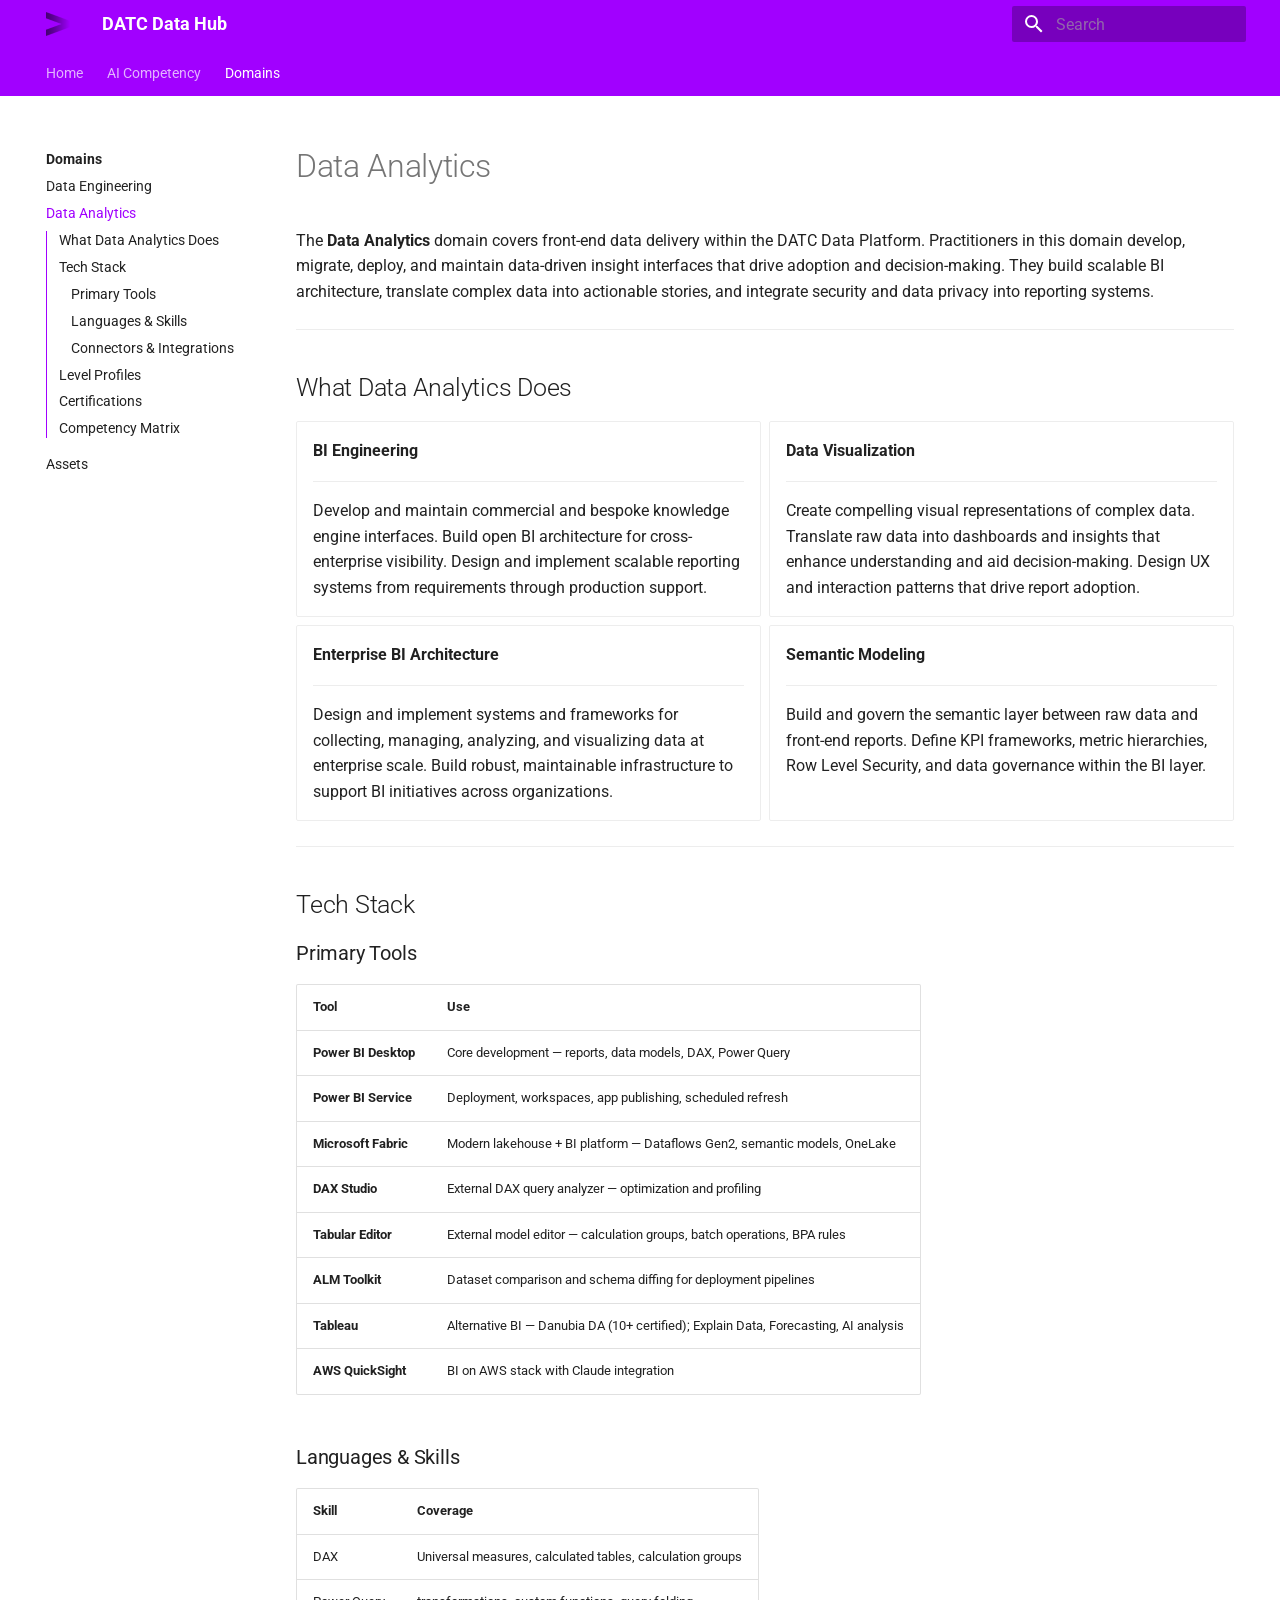
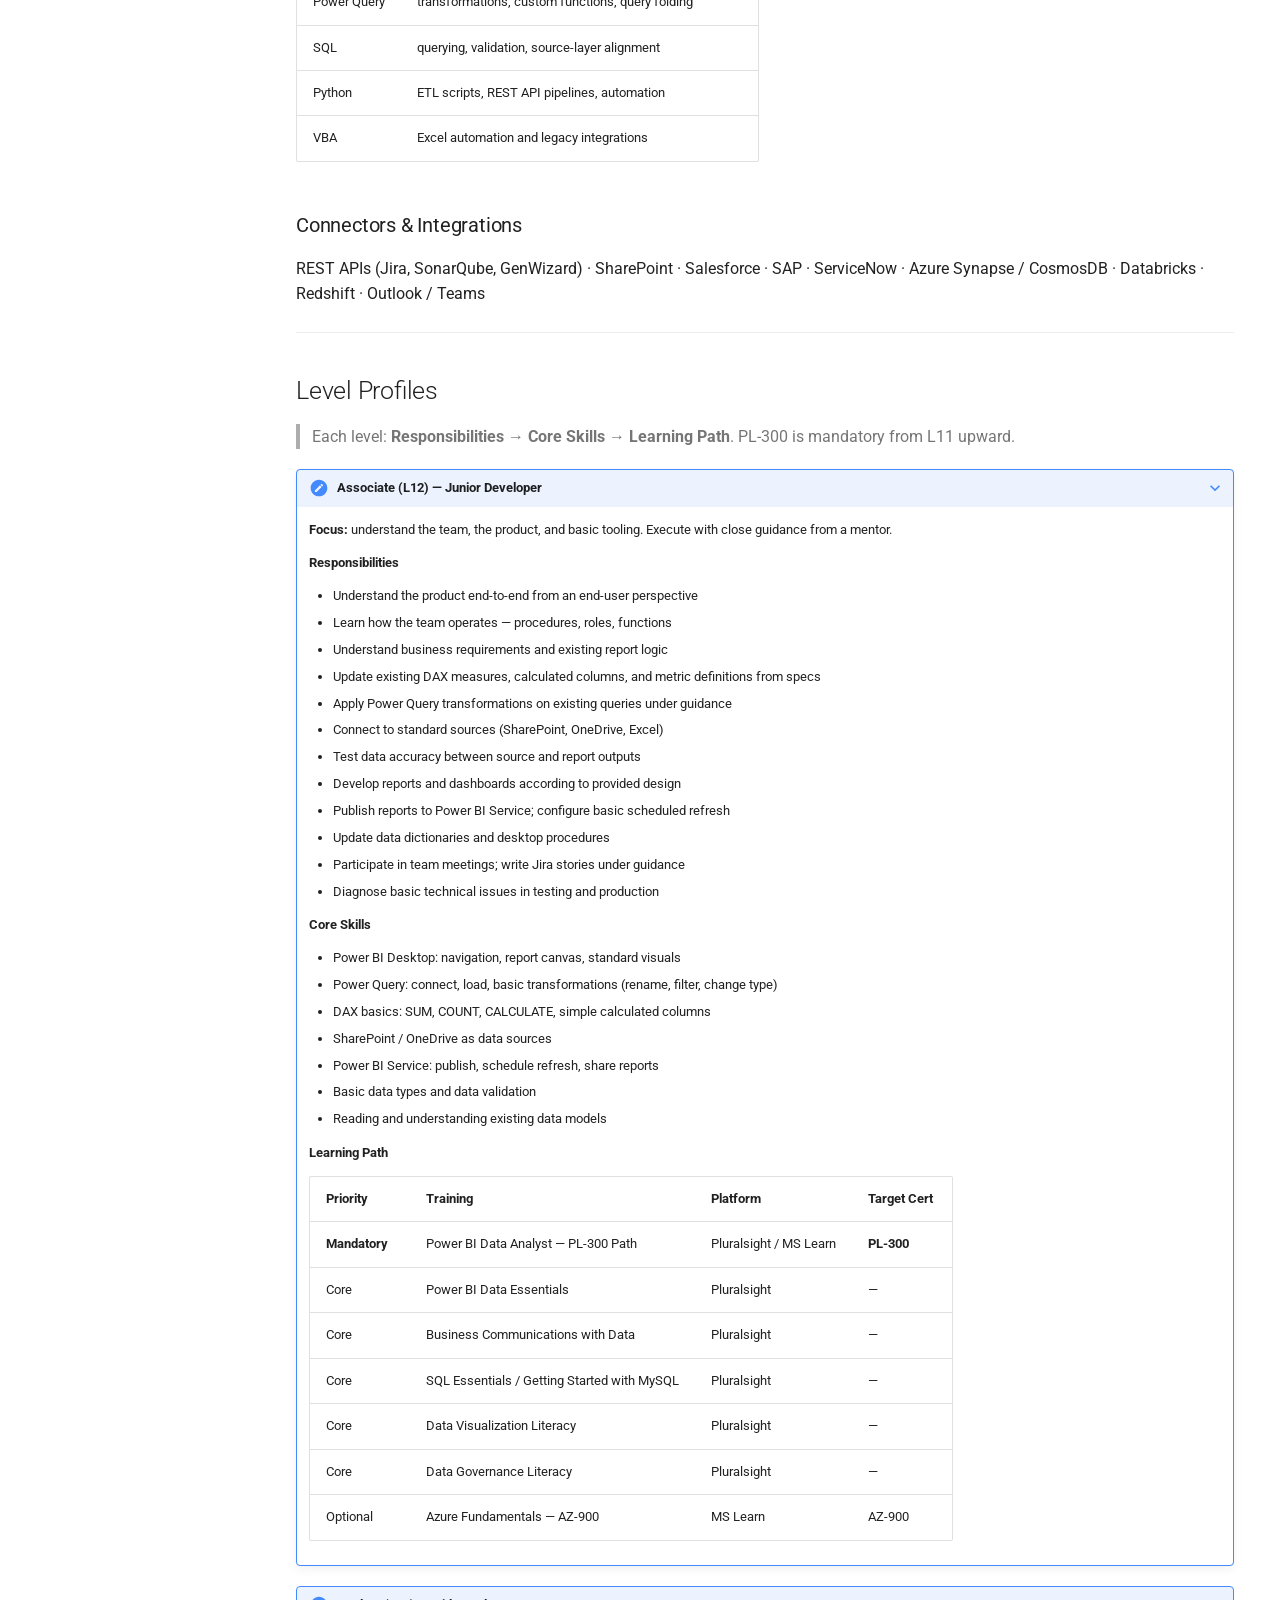
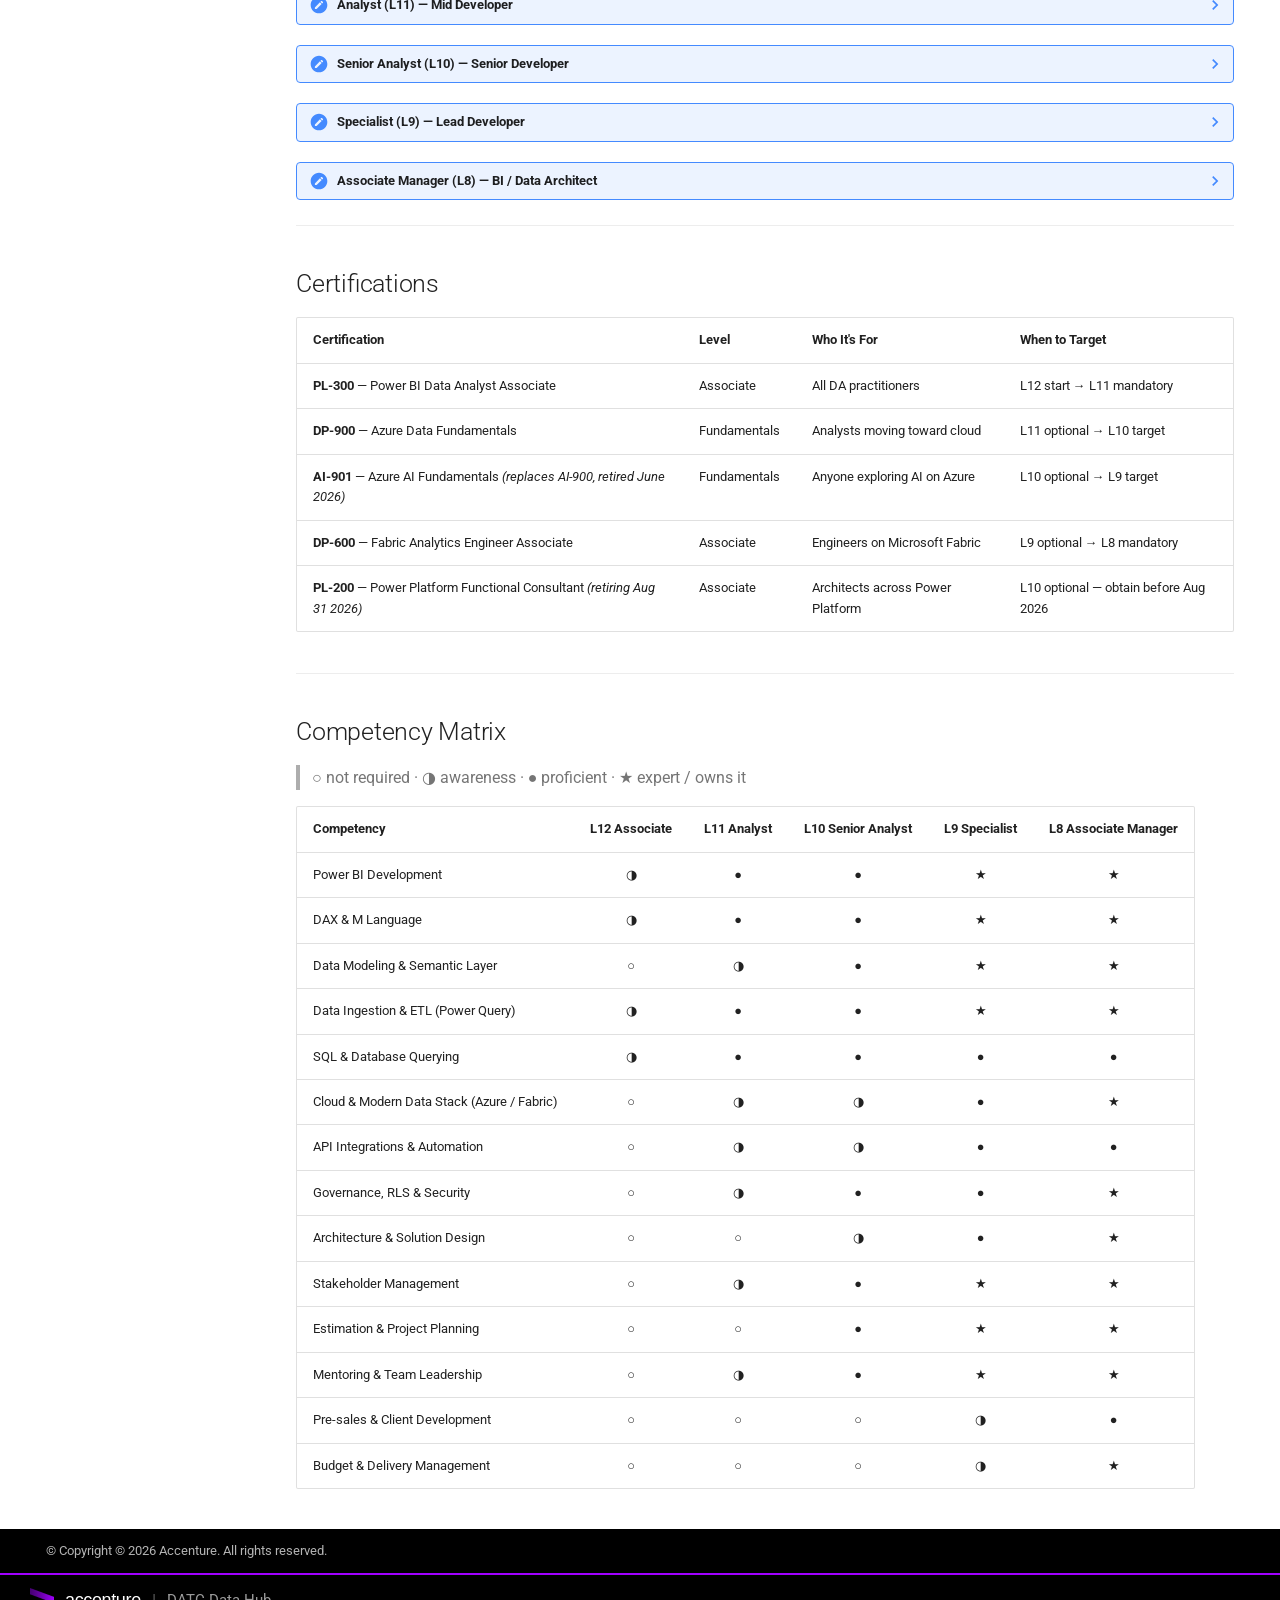
<file: domains/data-analytics/index.html>
<!doctype html>
<html lang="en" class="no-js">
  <head>
    
      <meta charset="utf-8">
      <meta name="viewport" content="width=device-width,initial-scale=1">
      
        <meta name="description" content="Learning paths and competency frameworks for the DATC Data Platform (DEVI)">
      
      
        <meta name="author" content="DATC Data Platform Team">
      
      
      
        <link rel="prev" href="../data-engineering/">
      
      
        <link rel="next" href="../../assets/">
      
      
        
      
      
      <link rel="icon" href="../../assets/accenture-favicon.ico">
      <meta name="generator" content="mkdocs-1.6.1, mkdocs-material-9.7.7">
    
    
      
        <title>Data Analytics - DATC Data Hub</title>
      
    
    
      <link rel="stylesheet" href="../../assets/stylesheets/main.ec1eaa64.min.css">
      
        
        <link rel="stylesheet" href="../../assets/stylesheets/palette.ab4e12ef.min.css">
      
      


    
    
      
    
    
      
        
        
        <link rel="preconnect" href="https://fonts.gstatic.com" crossorigin>
        <link rel="stylesheet" href="https://fonts.googleapis.com/css?family=Roboto:300,300i,400,400i,700,700i%7CRoboto+Mono:400,400i,700,700i&display=fallback">
        <style>:root{--md-text-font:"Roboto";--md-code-font:"Roboto Mono"}</style>
      
    
    
      <link rel="stylesheet" href="../../stylesheets/accenture.css">
    
    <script>__md_scope=new URL("../..",location),__md_hash=e=>[...e].reduce(((e,_)=>(e<<5)-e+_.charCodeAt(0)),0),__md_get=(e,_=localStorage,t=__md_scope)=>JSON.parse(_.getItem(t.pathname+"."+e)),__md_set=(e,_,t=localStorage,a=__md_scope)=>{try{t.setItem(a.pathname+"."+e,JSON.stringify(_))}catch(e){}}</script>
    
      

    
    
  </head>
  
  
    
    
    
    
    
    <body dir="ltr" data-md-color-scheme="default" data-md-color-primary="deep-purple" data-md-color-accent="deep-purple">
  
    
    <input class="md-toggle" data-md-toggle="drawer" type="checkbox" id="__drawer" autocomplete="off">
    <input class="md-toggle" data-md-toggle="search" type="checkbox" id="__search" autocomplete="off">
    <label class="md-overlay" for="__drawer"></label>
    <div data-md-component="skip">
      
        
        <a href="#data-analytics" class="md-skip">
          Skip to content
        </a>
      
    </div>
    <div data-md-component="announce">
      
    </div>
    
    
      

<header class="md-header" data-md-component="header">
  <nav class="md-header__inner md-grid" aria-label="Header">
    <a href="../.." title="DATC Data Hub" class="md-header__button md-logo" aria-label="DATC Data Hub" data-md-component="logo">
      
  <img src="../../assets/accenture-logo.png" alt="logo">

    </a>
    <label class="md-header__button md-icon" for="__drawer">
      
      <svg xmlns="http://www.w3.org/2000/svg" viewBox="0 0 24 24"><path d="M3 6h18v2H3zm0 5h18v2H3zm0 5h18v2H3z"/></svg>
    </label>
    <div class="md-header__title" data-md-component="header-title">
      <div class="md-header__ellipsis">
        <div class="md-header__topic">
          <span class="md-ellipsis">
            DATC Data Hub
          </span>
        </div>
        <div class="md-header__topic" data-md-component="header-topic">
          <span class="md-ellipsis">
            
              Data Analytics
            
          </span>
        </div>
      </div>
    </div>
    
      
    
    
    
    
      
      
        <label class="md-header__button md-icon" for="__search">
          
          <svg xmlns="http://www.w3.org/2000/svg" viewBox="0 0 24 24"><path d="M9.5 3A6.5 6.5 0 0 1 16 9.5c0 1.61-.59 3.09-1.56 4.23l.27.27h.79l5 5-1.5 1.5-5-5v-.79l-.27-.27A6.52 6.52 0 0 1 9.5 16 6.5 6.5 0 0 1 3 9.5 6.5 6.5 0 0 1 9.5 3m0 2C7 5 5 7 5 9.5S7 14 9.5 14 14 12 14 9.5 12 5 9.5 5"/></svg>
        </label>
        <div class="md-search" data-md-component="search" role="dialog">
  <label class="md-search__overlay" for="__search"></label>
  <div class="md-search__inner" role="search">
    <form class="md-search__form" name="search">
      <input type="text" class="md-search__input" name="query" aria-label="Search" placeholder="Search" autocapitalize="off" autocorrect="off" autocomplete="off" spellcheck="false" data-md-component="search-query" required>
      <label class="md-search__icon md-icon" for="__search">
        
        <svg xmlns="http://www.w3.org/2000/svg" viewBox="0 0 24 24"><path d="M9.5 3A6.5 6.5 0 0 1 16 9.5c0 1.61-.59 3.09-1.56 4.23l.27.27h.79l5 5-1.5 1.5-5-5v-.79l-.27-.27A6.52 6.52 0 0 1 9.5 16 6.5 6.5 0 0 1 3 9.5 6.5 6.5 0 0 1 9.5 3m0 2C7 5 5 7 5 9.5S7 14 9.5 14 14 12 14 9.5 12 5 9.5 5"/></svg>
        
        <svg xmlns="http://www.w3.org/2000/svg" viewBox="0 0 24 24"><path d="M20 11v2H8l5.5 5.5-1.42 1.42L4.16 12l7.92-7.92L13.5 5.5 8 11z"/></svg>
      </label>
      <nav class="md-search__options" aria-label="Search">
        
        <button type="reset" class="md-search__icon md-icon" title="Clear" aria-label="Clear" tabindex="-1">
          
          <svg xmlns="http://www.w3.org/2000/svg" viewBox="0 0 24 24"><path d="M19 6.41 17.59 5 12 10.59 6.41 5 5 6.41 10.59 12 5 17.59 6.41 19 12 13.41 17.59 19 19 17.59 13.41 12z"/></svg>
        </button>
      </nav>
      
        <div class="md-search__suggest" data-md-component="search-suggest"></div>
      
    </form>
    <div class="md-search__output">
      <div class="md-search__scrollwrap" tabindex="0" data-md-scrollfix>
        <div class="md-search-result" data-md-component="search-result">
          <div class="md-search-result__meta">
            Initializing search
          </div>
          <ol class="md-search-result__list" role="presentation"></ol>
        </div>
      </div>
    </div>
  </div>
</div>
      
    
    
  </nav>
  
</header>
    
    <div class="md-container" data-md-component="container">
      
      
        
          
            
<nav class="md-tabs" aria-label="Tabs" data-md-component="tabs">
  <div class="md-grid">
    <ul class="md-tabs__list">
      
        
  
  
  
  
    <li class="md-tabs__item">
      <a href="../.." class="md-tabs__link">
        
  
  
    
  
  Home

      </a>
    </li>
  

      
        
  
  
  
  
    
    
      <li class="md-tabs__item">
        <a href="../../ai-competency/" class="md-tabs__link">
          
  
  
    
  
  AI Competency

        </a>
      </li>
    
  

      
        
  
  
  
    
  
  
    
    
      <li class="md-tabs__item md-tabs__item--active">
        <a href="../" class="md-tabs__link">
          
  
  
    
  
  Domains

        </a>
      </li>
    
  

      
    </ul>
  </div>
</nav>
          
        
      
      <main class="md-main" data-md-component="main">
        <div class="md-main__inner md-grid">
          
            
              
              <div class="md-sidebar md-sidebar--primary" data-md-component="sidebar" data-md-type="navigation" >
                <div class="md-sidebar__scrollwrap">
                  <div class="md-sidebar__inner">
                    


  


  

<nav class="md-nav md-nav--primary md-nav--lifted md-nav--integrated" aria-label="Navigation" data-md-level="0">
  <label class="md-nav__title" for="__drawer">
    <a href="../.." title="DATC Data Hub" class="md-nav__button md-logo" aria-label="DATC Data Hub" data-md-component="logo">
      
  <img src="../../assets/accenture-logo.png" alt="logo">

    </a>
    DATC Data Hub
  </label>
  
  <ul class="md-nav__list" data-md-scrollfix>
    
      
      
  
  
  
  
    <li class="md-nav__item">
      <a href="../.." class="md-nav__link">
        
  
  
  <span class="md-ellipsis">
    
  
    Home
  

    
  </span>
  
  

      </a>
    </li>
  

    
      
      
  
  
  
  
    
    
      
        
          
        
      
        
      
        
      
    
    
    
      
      
        
      
    
    
    <li class="md-nav__item md-nav__item--nested">
      
        
        
          
        
        <input class="md-nav__toggle md-toggle md-toggle--indeterminate" type="checkbox" id="__nav_2" >
        
          
          <div class="md-nav__link md-nav__container">
            <a href="../../ai-competency/" class="md-nav__link ">
              
  
  
  <span class="md-ellipsis">
    
  
    AI Competency
  

    
  </span>
  
  

            </a>
            
              
              <label class="md-nav__link " for="__nav_2" id="__nav_2_label" tabindex="0">
                <span class="md-nav__icon md-icon"></span>
              </label>
            
          </div>
        
        <nav class="md-nav" data-md-level="1" aria-labelledby="__nav_2_label" aria-expanded="false">
          <label class="md-nav__title" for="__nav_2">
            <span class="md-nav__icon md-icon"></span>
            
  
    AI Competency
  

          </label>
          <ul class="md-nav__list" data-md-scrollfix>
            
              
            
              
                
  
  
  
  
    <li class="md-nav__item">
      <a href="../../ai-competency/ai-data-engineering/" class="md-nav__link">
        
  
  
  <span class="md-ellipsis">
    
  
    AI Data Engineering
  

    
  </span>
  
  

      </a>
    </li>
  

              
            
              
                
  
  
  
  
    <li class="md-nav__item">
      <a href="../../ai-competency/ai-data-analytics/" class="md-nav__link">
        
  
  
  <span class="md-ellipsis">
    
  
    AI Data Analytics
  

    
  </span>
  
  

      </a>
    </li>
  

              
            
          </ul>
        </nav>
      
    </li>
  

    
      
      
  
  
    
  
  
  
    
    
      
        
          
        
      
        
      
        
      
        
      
    
    
    
      
        
        
      
      
        
      
    
    
    <li class="md-nav__item md-nav__item--active md-nav__item--section md-nav__item--nested">
      
        
        
        <input class="md-nav__toggle md-toggle " type="checkbox" id="__nav_3" checked>
        
          
          <div class="md-nav__link md-nav__container">
            <a href="../" class="md-nav__link ">
              
  
  
  <span class="md-ellipsis">
    
  
    Domains
  

    
  </span>
  
  

            </a>
            
              
              <label class="md-nav__link " for="__nav_3" id="__nav_3_label" tabindex="">
                <span class="md-nav__icon md-icon"></span>
              </label>
            
          </div>
        
        <nav class="md-nav" data-md-level="1" aria-labelledby="__nav_3_label" aria-expanded="true">
          <label class="md-nav__title" for="__nav_3">
            <span class="md-nav__icon md-icon"></span>
            
  
    Domains
  

          </label>
          <ul class="md-nav__list" data-md-scrollfix>
            
              
            
              
                
  
  
  
  
    <li class="md-nav__item">
      <a href="../data-engineering/" class="md-nav__link">
        
  
  
  <span class="md-ellipsis">
    
  
    Data Engineering
  

    
  </span>
  
  

      </a>
    </li>
  

              
            
              
                
  
  
    
  
  
  
    <li class="md-nav__item md-nav__item--active">
      
      <input class="md-nav__toggle md-toggle" type="checkbox" id="__toc">
      
      
        
      
      
        <label class="md-nav__link md-nav__link--active" for="__toc">
          
  
  
  <span class="md-ellipsis">
    
  
    Data Analytics
  

    
  </span>
  
  

          <span class="md-nav__icon md-icon"></span>
        </label>
      
      <a href="./" class="md-nav__link md-nav__link--active">
        
  
  
  <span class="md-ellipsis">
    
  
    Data Analytics
  

    
  </span>
  
  

      </a>
      
        

<nav class="md-nav md-nav--secondary" aria-label="Table of contents">
  
  
  
    
  
  
    <label class="md-nav__title" for="__toc">
      <span class="md-nav__icon md-icon"></span>
      Table of contents
    </label>
    <ul class="md-nav__list" data-md-component="toc" data-md-scrollfix>
      
        <li class="md-nav__item">
  <a href="#what-data-analytics-does" class="md-nav__link">
    <span class="md-ellipsis">
      
        What Data Analytics Does
      
    </span>
  </a>
  
</li>
      
        <li class="md-nav__item">
  <a href="#tech-stack" class="md-nav__link">
    <span class="md-ellipsis">
      
        Tech Stack
      
    </span>
  </a>
  
    <nav class="md-nav" aria-label="Tech Stack">
      <ul class="md-nav__list">
        
          <li class="md-nav__item">
  <a href="#primary-tools" class="md-nav__link">
    <span class="md-ellipsis">
      
        Primary Tools
      
    </span>
  </a>
  
</li>
        
          <li class="md-nav__item">
  <a href="#languages-skills" class="md-nav__link">
    <span class="md-ellipsis">
      
        Languages &amp; Skills
      
    </span>
  </a>
  
</li>
        
          <li class="md-nav__item">
  <a href="#connectors-integrations" class="md-nav__link">
    <span class="md-ellipsis">
      
        Connectors &amp; Integrations
      
    </span>
  </a>
  
</li>
        
      </ul>
    </nav>
  
</li>
      
        <li class="md-nav__item">
  <a href="#level-profiles" class="md-nav__link">
    <span class="md-ellipsis">
      
        Level Profiles
      
    </span>
  </a>
  
</li>
      
        <li class="md-nav__item">
  <a href="#certifications" class="md-nav__link">
    <span class="md-ellipsis">
      
        Certifications
      
    </span>
  </a>
  
</li>
      
        <li class="md-nav__item">
  <a href="#competency-matrix" class="md-nav__link">
    <span class="md-ellipsis">
      
        Competency Matrix
      
    </span>
  </a>
  
</li>
      
    </ul>
  
</nav>
      
    </li>
  

              
            
              
                
  
  
  
  
    <li class="md-nav__item">
      <a href="../../assets/" class="md-nav__link">
        
  
  
  <span class="md-ellipsis">
    
  
    Assets
  

    
  </span>
  
  

      </a>
    </li>
  

              
            
          </ul>
        </nav>
      
    </li>
  

    
  </ul>
</nav>
                  </div>
                </div>
              </div>
            
            
          
          
            <div class="md-content" data-md-component="content">
              
              <article class="md-content__inner md-typeset">
                
                  



<h1 id="data-analytics">Data Analytics</h1>
<p>The <strong>Data Analytics</strong> domain covers front-end data delivery within the DATC Data Platform. Practitioners in this domain develop, migrate, deploy, and maintain data-driven insight interfaces that drive adoption and decision-making. They build scalable BI architecture, translate complex data into actionable stories, and integrate security and data privacy into reporting systems.</p>
<hr />
<h2 id="what-data-analytics-does">What Data Analytics Does</h2>
<div class="grid cards">
<ul>
<li>
<p><strong>BI Engineering</strong></p>
<hr />
<p>Develop and maintain commercial and bespoke knowledge engine interfaces. Build open BI architecture for cross-enterprise visibility. Design and implement scalable reporting systems from requirements through production support.</p>
</li>
<li>
<p><strong>Data Visualization</strong></p>
<hr />
<p>Create compelling visual representations of complex data. Translate raw data into dashboards and insights that enhance understanding and aid decision-making. Design UX and interaction patterns that drive report adoption.</p>
</li>
<li>
<p><strong>Enterprise BI Architecture</strong></p>
<hr />
<p>Design and implement systems and frameworks for collecting, managing, analyzing, and visualizing data at enterprise scale. Build robust, maintainable infrastructure to support BI initiatives across organizations.</p>
</li>
<li>
<p><strong>Semantic Modeling</strong></p>
<hr />
<p>Build and govern the semantic layer between raw data and front-end reports. Define KPI frameworks, metric hierarchies, Row Level Security, and data governance within the BI layer.</p>
</li>
</ul>
</div>
<hr />
<h2 id="tech-stack">Tech Stack</h2>
<h3 id="primary-tools">Primary Tools</h3>
<table>
<thead>
<tr>
<th>Tool</th>
<th>Use</th>
</tr>
</thead>
<tbody>
<tr>
<td><strong>Power BI Desktop</strong></td>
<td>Core development — reports, data models, DAX, Power Query</td>
</tr>
<tr>
<td><strong>Power BI Service</strong></td>
<td>Deployment, workspaces, app publishing, scheduled refresh</td>
</tr>
<tr>
<td><strong>Microsoft Fabric</strong></td>
<td>Modern lakehouse + BI platform — Dataflows Gen2, semantic models, OneLake</td>
</tr>
<tr>
<td><strong>DAX Studio</strong></td>
<td>External DAX query analyzer — optimization and profiling</td>
</tr>
<tr>
<td><strong>Tabular Editor</strong></td>
<td>External model editor — calculation groups, batch operations, BPA rules</td>
</tr>
<tr>
<td><strong>ALM Toolkit</strong></td>
<td>Dataset comparison and schema diffing for deployment pipelines</td>
</tr>
<tr>
<td><strong>Tableau</strong></td>
<td>Alternative BI — Danubia DA (10+ certified); Explain Data, Forecasting, AI analysis</td>
</tr>
<tr>
<td><strong>AWS QuickSight</strong></td>
<td>BI on AWS stack with Claude integration</td>
</tr>
</tbody>
</table>
<h3 id="languages-skills">Languages &amp; Skills</h3>
<table>
<thead>
<tr>
<th>Skill</th>
<th>Coverage</th>
</tr>
</thead>
<tbody>
<tr>
<td>DAX</td>
<td>Universal measures, calculated tables, calculation groups</td>
</tr>
<tr>
<td>Power Query</td>
<td>transformations, custom functions, query folding</td>
</tr>
<tr>
<td>SQL</td>
<td>querying, validation, source-layer alignment</td>
</tr>
<tr>
<td>Python</td>
<td>ETL scripts, REST API pipelines, automation</td>
</tr>
<tr>
<td>VBA</td>
<td>Excel automation and legacy integrations</td>
</tr>
</tbody>
</table>
<h3 id="connectors-integrations">Connectors &amp; Integrations</h3>
<p>REST APIs (Jira, SonarQube, GenWizard) · SharePoint · Salesforce · SAP · ServiceNow · Azure Synapse / CosmosDB · Databricks · Redshift · Outlook / Teams</p>
<hr />
<h2 id="level-profiles">Level Profiles</h2>
<blockquote>
<p>Each level: <strong>Responsibilities</strong> → <strong>Core Skills</strong> → <strong>Learning Path</strong>. PL-300 is mandatory from L11 upward.</p>
</blockquote>
<details class="note" open="open">
<summary>Associate (L12) — Junior Developer</summary>
<p><strong>Focus:</strong> understand the team, the product, and basic tooling. Execute with close guidance from a mentor.</p>
<p><strong>Responsibilities</strong></p>
<ul>
<li>Understand the product end-to-end from an end-user perspective</li>
<li>Learn how the team operates — procedures, roles, functions</li>
<li>Understand business requirements and existing report logic</li>
<li>Update existing DAX measures, calculated columns, and metric definitions from specs</li>
<li>Apply Power Query transformations on existing queries under guidance</li>
<li>Connect to standard sources (SharePoint, OneDrive, Excel)</li>
<li>Test data accuracy between source and report outputs</li>
<li>Develop reports and dashboards according to provided design</li>
<li>Publish reports to Power BI Service; configure basic scheduled refresh</li>
<li>Update data dictionaries and desktop procedures</li>
<li>Participate in team meetings; write Jira stories under guidance</li>
<li>Diagnose basic technical issues in testing and production</li>
</ul>
<p><strong>Core Skills</strong></p>
<ul>
<li>Power BI Desktop: navigation, report canvas, standard visuals</li>
<li>Power Query: connect, load, basic transformations (rename, filter, change type)</li>
<li>DAX basics: SUM, COUNT, CALCULATE, simple calculated columns</li>
<li>SharePoint / OneDrive as data sources</li>
<li>Power BI Service: publish, schedule refresh, share reports</li>
<li>Basic data types and data validation</li>
<li>Reading and understanding existing data models</li>
</ul>
<p><strong>Learning Path</strong></p>
<table>
<thead>
<tr>
<th>Priority</th>
<th>Training</th>
<th>Platform</th>
<th>Target Cert</th>
</tr>
</thead>
<tbody>
<tr>
<td><strong>Mandatory</strong></td>
<td>Power BI Data Analyst — PL-300 Path</td>
<td>Pluralsight / MS Learn</td>
<td><strong>PL-300</strong></td>
</tr>
<tr>
<td>Core</td>
<td>Power BI Data Essentials</td>
<td>Pluralsight</td>
<td>—</td>
</tr>
<tr>
<td>Core</td>
<td>Business Communications with Data</td>
<td>Pluralsight</td>
<td>—</td>
</tr>
<tr>
<td>Core</td>
<td>SQL Essentials / Getting Started with MySQL</td>
<td>Pluralsight</td>
<td>—</td>
</tr>
<tr>
<td>Core</td>
<td>Data Visualization Literacy</td>
<td>Pluralsight</td>
<td>—</td>
</tr>
<tr>
<td>Core</td>
<td>Data Governance Literacy</td>
<td>Pluralsight</td>
<td>—</td>
</tr>
<tr>
<td>Optional</td>
<td>Azure Fundamentals — AZ-900</td>
<td>MS Learn</td>
<td>AZ-900</td>
</tr>
</tbody>
</table>
</details>
<details class="note">
<summary>Analyst (L11) — Mid Developer</summary>
<p><strong>Focus:</strong> deliver independently on standard tasks; start owning report areas; contribute to documentation.</p>
<p><strong>Responsibilities</strong></p>
<ul>
<li>Write DAX measures and M transformations from scratch for new requirements</li>
<li>Understand business requirements and process flow; translate to technical specifications</li>
<li>Build new report pages and visuals independently, following design patterns</li>
<li>Extend existing data models: new tables, relationships, additional sources</li>
<li>Handle multiple source types (SQL, APIs, SharePoint, Databricks)</li>
<li>Manage gateway connections and refresh rules</li>
<li>Write functional and technical documentation; create and update data dictionaries</li>
<li>Conduct data quality checks across source → model → visual layer</li>
<li>Deploy reports via DevOps / ALM pipelines under senior guidance</li>
<li>Participate in requirements workshops; ask clarifying questions</li>
<li>Support senior developers on complex model and DAX changes</li>
<li>Help guide associate-level team members when possible</li>
</ul>
<p><strong>Core Skills</strong></p>
<ul>
<li>DAX intermediate: FILTER, RELATED, CALCULATE with complex predicates, basic time intelligence (SAMEPERIODLASTYEAR, DATESYTD)</li>
<li>Power Query / M: merge, append, custom columns, conditional logic, M formula basics</li>
<li>Data modeling: star schema, 1:N and M:M relationships, calculated tables</li>
<li>Row Level Security: static RLS setup and testing</li>
<li>Power BI Service: workspaces, app publishing, sensitivity labels</li>
<li>DevOps / ALM: understanding deployment pipelines; basic promotion flow</li>
<li>SQL: SELECT, JOIN, WHERE, GROUP BY — querying source databases</li>
<li>Technical documentation and metrics definitions</li>
</ul>
<p><strong>Learning Path</strong></p>
<table>
<thead>
<tr>
<th>Priority</th>
<th>Training</th>
<th>Platform</th>
<th>Target Cert</th>
</tr>
</thead>
<tbody>
<tr>
<td><strong>Mandatory</strong></td>
<td>PL-300 — obtain if not yet certified</td>
<td>MS Learn / Pluralsight</td>
<td><strong>PL-300</strong></td>
</tr>
<tr>
<td>Core</td>
<td>Power BI for Admins Path</td>
<td>Pluralsight</td>
<td>—</td>
</tr>
<tr>
<td>Core</td>
<td>Data Architecture: Foundations</td>
<td>Pluralsight</td>
<td>—</td>
</tr>
<tr>
<td>Core</td>
<td>Developing SQL Server Databases</td>
<td>Pluralsight</td>
<td>—</td>
</tr>
<tr>
<td>Core</td>
<td>Report and Dashboard Creation — MS Docs</td>
<td>MS Learn</td>
<td>—</td>
</tr>
<tr>
<td>Core</td>
<td>Power BI DAX Functions Full Course</td>
<td>YouTube / SQLBI</td>
<td>—</td>
</tr>
<tr>
<td>Optional</td>
<td>Azure Data Fundamentals — DP-900</td>
<td>MS Learn</td>
<td>DP-900</td>
</tr>
</tbody>
</table>
</details>
<details class="note">
<summary>Senior Analyst (L10) — Senior Developer</summary>
<p><strong>Focus:</strong> fully own report lifecycle; estimate effort; start leading smaller sub-scopes and mentoring.</p>
<p><strong>Responsibilities</strong></p>
<ul>
<li>Independently manage full report lifecycle: requirements → design → build → test → production support</li>
<li>Analyze business requirements; recommend new KPIs and report structures</li>
<li>Design data models end-to-end: star schema, semantic layer, calculated tables</li>
<li>Evaluate KPIs; translate complex business logic into robust, maintainable DAX</li>
<li>Write and maintain M transformations for complex multi-source scenarios</li>
<li>Align Data Source and ETL design within Power BI context</li>
<li>Create and own implementation plans with effort/cost estimation and timelines</li>
<li>Deploy and manage deployment pipelines (ALM, DevOps)</li>
<li>Implement Row Level Security (static and dynamic) and workspace access management</li>
<li>Write client presentations, data dictionaries, process documentation</li>
<li>Perform preventive maintenance and integrate configuration changes</li>
<li>Mentor Analyst and Associate-level developers; provide daily guidance</li>
<li>Integrate data across application layers, subsystems, and data sources</li>
<li>Foresee issues ahead of time; design around them or resolve before they surface</li>
</ul>
<p><strong>Core Skills</strong></p>
<ul>
<li>Advanced DAX: calculation groups, field parameters, dynamic titles, RANKX, TOPN, VAR patterns</li>
<li>Advanced Power Query / M: custom functions, error handling, query folding awareness</li>
<li>Semantic model design: aggregations, hierarchies, bi-directional filters (when to use / avoid)</li>
<li>Performance optimization: model size, Vertipaq Analyzer, DAX query plans</li>
<li>DevOps / ALM: manage full deployment pipeline, environment promotion, workspace roles</li>
<li>REST API connectivity: paginated endpoints, custom connectors basics</li>
<li>Dynamic RLS: USERNAME(), OLS</li>
<li>Azure basics: Azure SQL, Synapse serverless views as PBI source</li>
<li>Effort estimation and project planning</li>
</ul>
<p><strong>Learning Path</strong></p>
<table>
<thead>
<tr>
<th>Priority</th>
<th>Training</th>
<th>Platform</th>
<th>Target Cert</th>
</tr>
</thead>
<tbody>
<tr>
<td><strong>Mandatory</strong></td>
<td>PL-300 — must be certified</td>
<td>MS Learn</td>
<td><strong>PL-300</strong></td>
</tr>
<tr>
<td>Core</td>
<td>Azure Data Fundamentals — DP-900</td>
<td>MS Learn / Pluralsight</td>
<td><strong>DP-900</strong></td>
</tr>
<tr>
<td>Core</td>
<td>DAX by Real-World Problems</td>
<td>SQLBI</td>
<td>—</td>
</tr>
<tr>
<td>Core</td>
<td>Power Query Deep Dive</td>
<td>Pluralsight</td>
<td>—</td>
</tr>
<tr>
<td>Core</td>
<td>DevOps / ALM Pipeline Management</td>
<td>Pluralsight</td>
<td>—</td>
</tr>
<tr>
<td>Optional</td>
<td>Azure AI Fundamentals — AI-901</td>
<td>MS Learn</td>
<td>AI-901</td>
</tr>
<tr>
<td>Optional</td>
<td>Python Data Essentials</td>
<td>Pluralsight</td>
<td>—</td>
</tr>
<tr>
<td>Optional</td>
<td>Databricks Getting Started</td>
<td>Databricks Academy</td>
<td>—</td>
</tr>
</tbody>
</table>
</details>
<details class="note">
<summary>Specialist (L9) — Lead Developer</summary>
<p><strong>Focus:</strong> lead reporting ecosystems end-to-end; own architecture and design; coordinate teams and stakeholders.</p>
<p><strong>Responsibilities</strong></p>
<ul>
<li>Design and own large-scale reporting ecosystems (30+ sources, 60+ reports)</li>
<li>Define KPI frameworks, SLA methodologies, and data governance standards</li>
<li>Lead solution design and business analysis alongside development</li>
<li>Architect semantic models end-to-end — calculation groups, field parameters, dynamic axes, bookmarks</li>
<li>Migrate legacy systems (Excel, flat files, PostgreSQL) to Power BI / Microsoft Fabric</li>
<li>Build automated REST API pipelines (paginated endpoints, Jira, ServiceNow, GenWizard)</li>
<li>Coordinate with data engineering / ingestion teams; align platforms with reporting layer</li>
<li>Conduct performance optimization at architectural, DAX, and model-compression level</li>
<li>Manage stakeholder alignment, change requests, and monthly business validations</li>
<li>Run estimation and scoping on new projects; contribute to pre-sales</li>
<li>Produce knowledge-transfer documentation for long-term maintainability</li>
<li>Introduce Power Apps / Power Automate forms to replace manual data entry</li>
<li>Lead and mentor the full team; run stand-ups and 1-2-1s</li>
<li>Monitor team chargeability and project delivery accuracy</li>
</ul>
<p><strong>Core Skills</strong></p>
<ul>
<li>Full Power BI architecture: gateway strategy, dataset reuse, composite models, DirectQuery vs. Import trade-offs</li>
<li>Microsoft Fabric: Lakehouse, Dataflows Gen2, semantic model in Fabric, OneLake</li>
<li>API integrations: Python or Power Query for REST APIs, pagination, auth flows (OAuth, API Key)</li>
<li>Advanced DAX: DETAILROWS, INFO functions, calculation groups, dynamic format strings</li>
<li>Stakeholder management: requirements workshops, change management, monthly validations</li>
<li>Power Apps + Power Automate: form-driven data entry flows replacing manual Excel/email processes</li>
<li>Leadership: estimation, mentoring, chargeability monitoring, 1-2-1s, stand-ups</li>
</ul>
<p><strong>Learning Path</strong></p>
<table>
<thead>
<tr>
<th>Priority</th>
<th>Training</th>
<th>Platform</th>
<th>Target Cert</th>
</tr>
</thead>
<tbody>
<tr>
<td><strong>Mandatory</strong></td>
<td>PL-300 — must be certified</td>
<td>—</td>
<td><strong>PL-300</strong></td>
</tr>
<tr>
<td>Core</td>
<td>Azure AI Fundamentals — AI-901</td>
<td>MS Learn</td>
<td><strong>AI-901</strong></td>
</tr>
<tr>
<td>Core</td>
<td>Microsoft Fabric — DP-600 Intro Path</td>
<td>MS Learn / Pluralsight</td>
<td>—</td>
</tr>
<tr>
<td>Core</td>
<td>Python for Data Analysis</td>
<td>Pluralsight</td>
<td>—</td>
</tr>
<tr>
<td>Core</td>
<td>TQ Agentic AI Training (FY26 priority)</td>
<td>Internal / TQ</td>
<td>—</td>
</tr>
<tr>
<td>Optional</td>
<td>Implementing Analytics Solutions — DP-600</td>
<td>MS Learn</td>
<td>DP-600</td>
</tr>
<tr>
<td>Optional</td>
<td>Databricks Data Analyst Associate</td>
<td>Databricks Academy</td>
<td>Databricks DA</td>
</tr>
<tr>
<td>Optional</td>
<td>Scrum Master</td>
<td>Scrum.org</td>
<td>PSM I</td>
</tr>
</tbody>
</table>
</details>
<details class="note">
<summary>Associate Manager (L8) — BI / Data Architect</summary>
<p><strong>Focus:</strong> lead beyond delivery — architecture vision, people, budget, clients, domain strategy.</p>
<p><strong>Responsibilities</strong></p>
<ul>
<li>Lead activities across multiple projects and teams simultaneously</li>
<li>Own team allocation, annual talent discussions, one-sliders</li>
<li>Drive new project estimations, pre-sales discussions, and client visits</li>
<li>Define and own end-to-end analytics architecture vision for the team</li>
<li>Set and evolve technical standards and best practices for the domain</li>
<li>Act as escalation point for complex technical and stakeholder challenges</li>
<li>Drive certification roadmap and training strategy across all levels</li>
<li>Manage monthly budget updates and project status reporting</li>
<li>Collaborate with platform leads on domain strategy and upskilling priorities</li>
<li>Build external client relationships and develop domain expertise visibility</li>
<li>Represent the team in cross-domain governance and platform meetings</li>
</ul>
<p><strong>Core Skills</strong></p>
<ul>
<li>End-to-end analytics architecture: Fabric, Azure Synapse, Power BI Premium / Fabric capacity planning</li>
<li>Enterprise governance: tenant settings, sensitivity labels, data lineage, audit logs, Purview</li>
<li>Platform strategy: tool selection trade-offs (Power BI vs. Fabric vs. Azure Synapse Analytics)</li>
<li>Power Platform breadth: Power Apps model-driven apps, Power Automate cloud flows, Copilot Studio basics</li>
<li>Pre-sales: solution scoping, effort estimation, proposal writing, client workshops</li>
<li>People leadership: talent reviews, one-sliders, coaching, career path guidance</li>
<li>Budget and delivery: Myte tracking, monthly status reporting, chargeability management</li>
</ul>
<p><strong>Learning Path</strong></p>
<table>
<thead>
<tr>
<th>Priority</th>
<th>Training</th>
<th>Platform</th>
<th>Target Cert</th>
</tr>
</thead>
<tbody>
<tr>
<td><strong>Mandatory</strong></td>
<td>PL-300 — must be certified</td>
<td>—</td>
<td><strong>PL-300</strong></td>
</tr>
<tr>
<td><strong>Mandatory</strong></td>
<td>Implementing Analytics Solutions — DP-600</td>
<td>MS Learn / Pluralsight</td>
<td><strong>DP-600</strong></td>
</tr>
<tr>
<td><strong>Mandatory</strong></td>
<td>Power Platform Functional Consultant — PL-200 <em>(retiring Aug 31 2026 — plan ahead)</em></td>
<td>MS Learn</td>
<td><strong>PL-200</strong></td>
</tr>
<tr>
<td>Core</td>
<td>DP-900 + AI-901 (if not yet obtained)</td>
<td>MS Learn</td>
<td>DP-900 · AI-901</td>
</tr>
<tr>
<td>Core</td>
<td>Cloud architecture patterns (Azure / Fabric)</td>
<td>Pluralsight / A Cloud Guru</td>
<td>—</td>
</tr>
<tr>
<td>Core</td>
<td>Leadership &amp; Scrum Master</td>
<td>Scrum.org</td>
<td>PSM I</td>
</tr>
<tr>
<td>Optional</td>
<td>Databricks Data Analyst Associate</td>
<td>Databricks Academy</td>
<td>—</td>
</tr>
</tbody>
</table>
</details>
<hr />
<h2 id="certifications">Certifications</h2>
<table>
<thead>
<tr>
<th>Certification</th>
<th>Level</th>
<th>Who It's For</th>
<th>When to Target</th>
</tr>
</thead>
<tbody>
<tr>
<td><strong>PL-300</strong> — Power BI Data Analyst Associate</td>
<td>Associate</td>
<td>All DA practitioners</td>
<td>L12 start → L11 mandatory</td>
</tr>
<tr>
<td><strong>DP-900</strong> — Azure Data Fundamentals</td>
<td>Fundamentals</td>
<td>Analysts moving toward cloud</td>
<td>L11 optional → L10 target</td>
</tr>
<tr>
<td><strong>AI-901</strong> — Azure AI Fundamentals <em>(replaces AI-900, retired June 2026)</em></td>
<td>Fundamentals</td>
<td>Anyone exploring AI on Azure</td>
<td>L10 optional → L9 target</td>
</tr>
<tr>
<td><strong>DP-600</strong> — Fabric Analytics Engineer Associate</td>
<td>Associate</td>
<td>Engineers on Microsoft Fabric</td>
<td>L9 optional → L8 mandatory</td>
</tr>
<tr>
<td><strong>PL-200</strong> — Power Platform Functional Consultant <em>(retiring Aug 31 2026)</em></td>
<td>Associate</td>
<td>Architects across Power Platform</td>
<td>L10 optional — obtain before Aug 2026</td>
</tr>
</tbody>
</table>
<hr />
<h2 id="competency-matrix">Competency Matrix</h2>
<blockquote>
<p>○ not required · ◑ awareness · ● proficient · ★ expert / owns it</p>
</blockquote>
<table>
<thead>
<tr>
<th>Competency</th>
<th style="text-align: center;">L12 Associate</th>
<th style="text-align: center;">L11 Analyst</th>
<th style="text-align: center;">L10 Senior Analyst</th>
<th style="text-align: center;">L9 Specialist</th>
<th style="text-align: center;">L8 Associate Manager</th>
</tr>
</thead>
<tbody>
<tr>
<td>Power BI Development</td>
<td style="text-align: center;">◑</td>
<td style="text-align: center;">●</td>
<td style="text-align: center;">●</td>
<td style="text-align: center;">★</td>
<td style="text-align: center;">★</td>
</tr>
<tr>
<td>DAX &amp; M Language</td>
<td style="text-align: center;">◑</td>
<td style="text-align: center;">●</td>
<td style="text-align: center;">●</td>
<td style="text-align: center;">★</td>
<td style="text-align: center;">★</td>
</tr>
<tr>
<td>Data Modeling &amp; Semantic Layer</td>
<td style="text-align: center;">○</td>
<td style="text-align: center;">◑</td>
<td style="text-align: center;">●</td>
<td style="text-align: center;">★</td>
<td style="text-align: center;">★</td>
</tr>
<tr>
<td>Data Ingestion &amp; ETL (Power Query)</td>
<td style="text-align: center;">◑</td>
<td style="text-align: center;">●</td>
<td style="text-align: center;">●</td>
<td style="text-align: center;">★</td>
<td style="text-align: center;">★</td>
</tr>
<tr>
<td>SQL &amp; Database Querying</td>
<td style="text-align: center;">◑</td>
<td style="text-align: center;">●</td>
<td style="text-align: center;">●</td>
<td style="text-align: center;">●</td>
<td style="text-align: center;">●</td>
</tr>
<tr>
<td>Cloud &amp; Modern Data Stack (Azure / Fabric)</td>
<td style="text-align: center;">○</td>
<td style="text-align: center;">◑</td>
<td style="text-align: center;">◑</td>
<td style="text-align: center;">●</td>
<td style="text-align: center;">★</td>
</tr>
<tr>
<td>API Integrations &amp; Automation</td>
<td style="text-align: center;">○</td>
<td style="text-align: center;">◑</td>
<td style="text-align: center;">◑</td>
<td style="text-align: center;">●</td>
<td style="text-align: center;">●</td>
</tr>
<tr>
<td>Governance, RLS &amp; Security</td>
<td style="text-align: center;">○</td>
<td style="text-align: center;">◑</td>
<td style="text-align: center;">●</td>
<td style="text-align: center;">●</td>
<td style="text-align: center;">★</td>
</tr>
<tr>
<td>Architecture &amp; Solution Design</td>
<td style="text-align: center;">○</td>
<td style="text-align: center;">○</td>
<td style="text-align: center;">◑</td>
<td style="text-align: center;">●</td>
<td style="text-align: center;">★</td>
</tr>
<tr>
<td>Stakeholder Management</td>
<td style="text-align: center;">○</td>
<td style="text-align: center;">◑</td>
<td style="text-align: center;">●</td>
<td style="text-align: center;">★</td>
<td style="text-align: center;">★</td>
</tr>
<tr>
<td>Estimation &amp; Project Planning</td>
<td style="text-align: center;">○</td>
<td style="text-align: center;">○</td>
<td style="text-align: center;">●</td>
<td style="text-align: center;">★</td>
<td style="text-align: center;">★</td>
</tr>
<tr>
<td>Mentoring &amp; Team Leadership</td>
<td style="text-align: center;">○</td>
<td style="text-align: center;">◑</td>
<td style="text-align: center;">●</td>
<td style="text-align: center;">★</td>
<td style="text-align: center;">★</td>
</tr>
<tr>
<td>Pre-sales &amp; Client Development</td>
<td style="text-align: center;">○</td>
<td style="text-align: center;">○</td>
<td style="text-align: center;">○</td>
<td style="text-align: center;">◑</td>
<td style="text-align: center;">●</td>
</tr>
<tr>
<td>Budget &amp; Delivery Management</td>
<td style="text-align: center;">○</td>
<td style="text-align: center;">○</td>
<td style="text-align: center;">○</td>
<td style="text-align: center;">◑</td>
<td style="text-align: center;">★</td>
</tr>
</tbody>
</table>












                
              </article>
            </div>
          
          
<script>var target=document.getElementById(location.hash.slice(1));target&&target.name&&(target.checked=target.name.startsWith("__tabbed_"))</script>
        </div>
        
      </main>
      
  
        <footer class="md-footer">
  
  <div class="md-footer-meta md-typeset">
    <div class="md-footer-meta__inner md-grid">
      <div class="md-copyright">
  
    <div class="md-copyright__highlight">
      &copy; Copyright © 2026 Accenture. All rights reserved.
    </div>
  
  
</div>
      
    </div>
  </div>
</footer>
      
  <div class="datc-brand-footer">
    <div class="datc-brand-footer__inner">
      <img src="../../assets/accenture-logo.png" class="datc-brand-footer__logo" alt="Accenture" />
      <span class="datc-brand-footer__wordmark">accenture</span>
      <span class="datc-brand-footer__divider">|</span>
      <span class="datc-brand-footer__team">DATC Data Hub</span>
    </div>
  </div>

    </div>
    <div class="md-dialog" data-md-component="dialog">
      <div class="md-dialog__inner md-typeset"></div>
    </div>
    
    
    
      
      
      <script id="__config" type="application/json">{"annotate": null, "base": "../..", "features": ["navigation.tabs", "navigation.sections", "navigation.indexes", "navigation.expand", "toc.integrate", "search.suggest", "search.highlight"], "search": "../../assets/javascripts/workers/search.2c215733.min.js", "tags": null, "translations": {"clipboard.copied": "Copied to clipboard", "clipboard.copy": "Copy to clipboard", "search.result.more.one": "1 more on this page", "search.result.more.other": "# more on this page", "search.result.none": "No matching documents", "search.result.one": "1 matching document", "search.result.other": "# matching documents", "search.result.placeholder": "Type to start searching", "search.result.term.missing": "Missing", "select.version": "Select version"}, "version": null}</script>
    
    
      <script src="../../assets/javascripts/bundle.d7400e89.min.js"></script>
      
        <script src="../../js/competency-tracker.js"></script>
      
    
  </body>
</html>
</file>
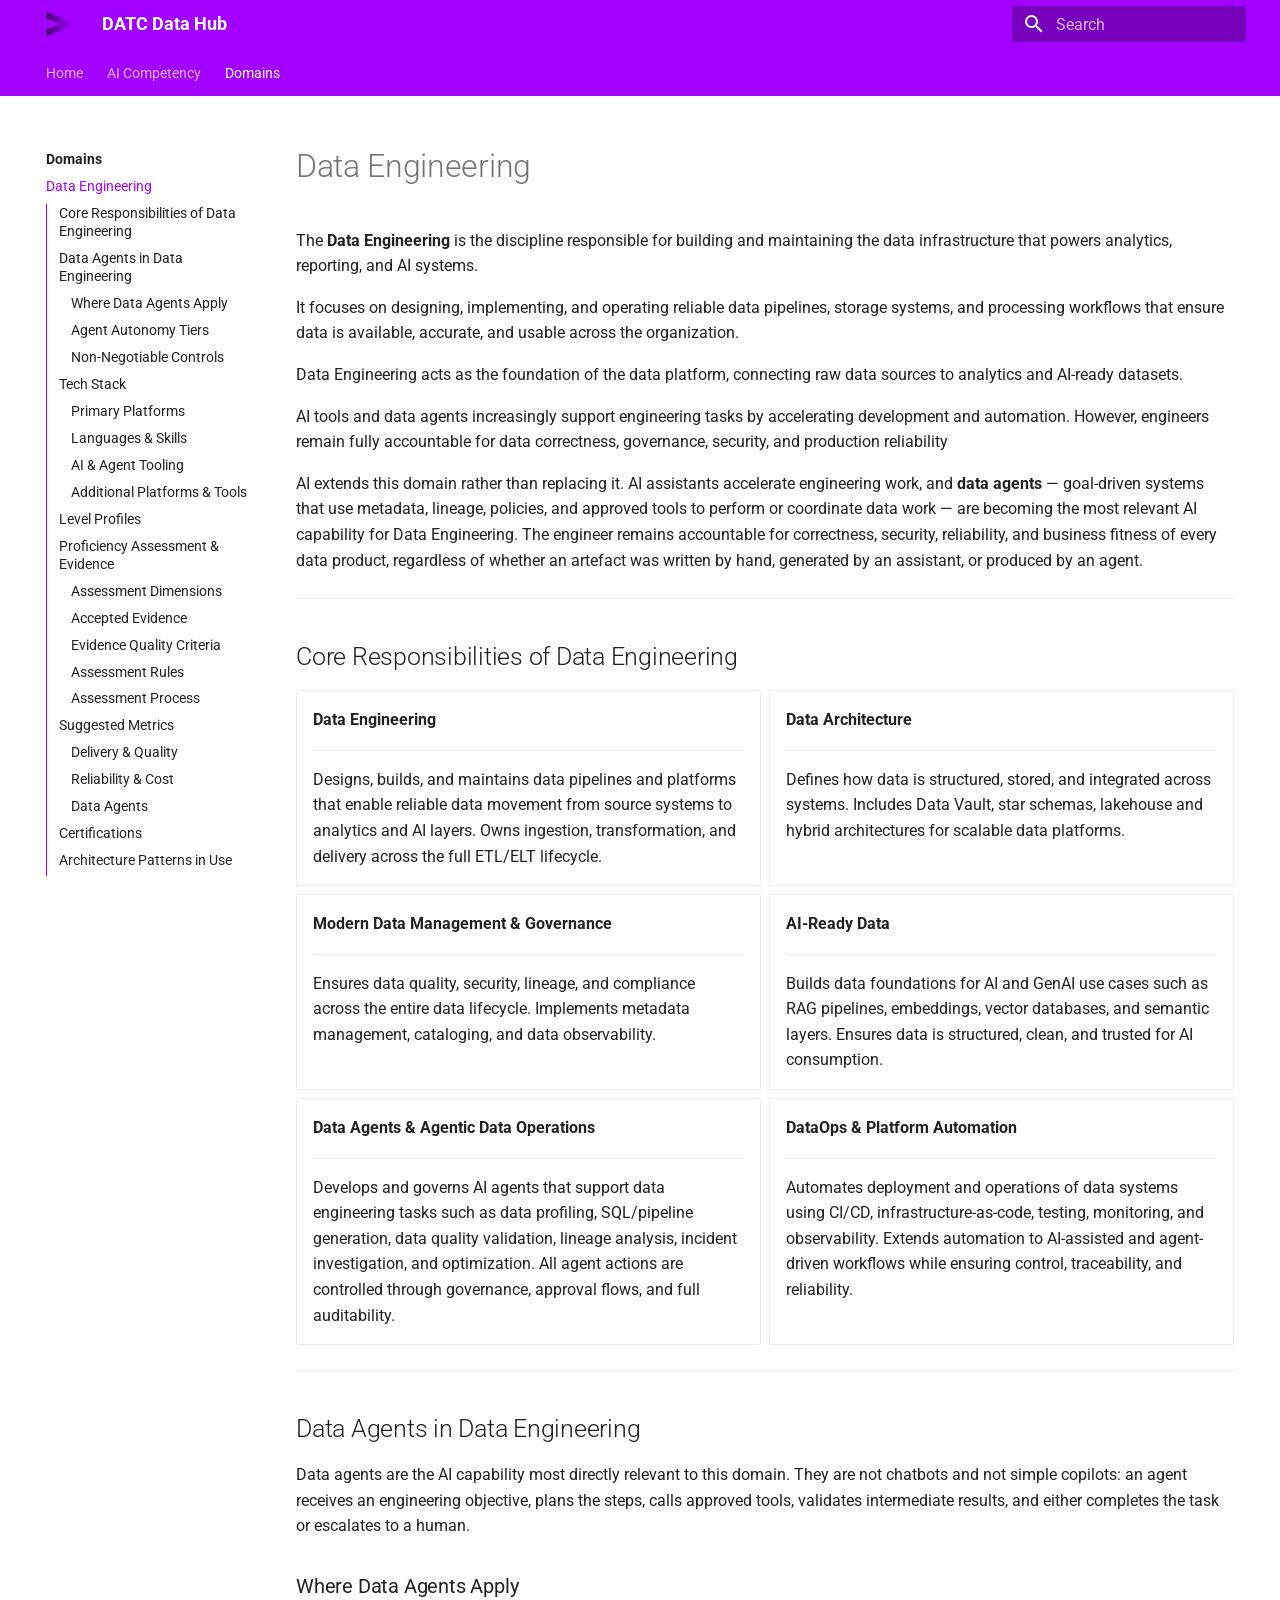
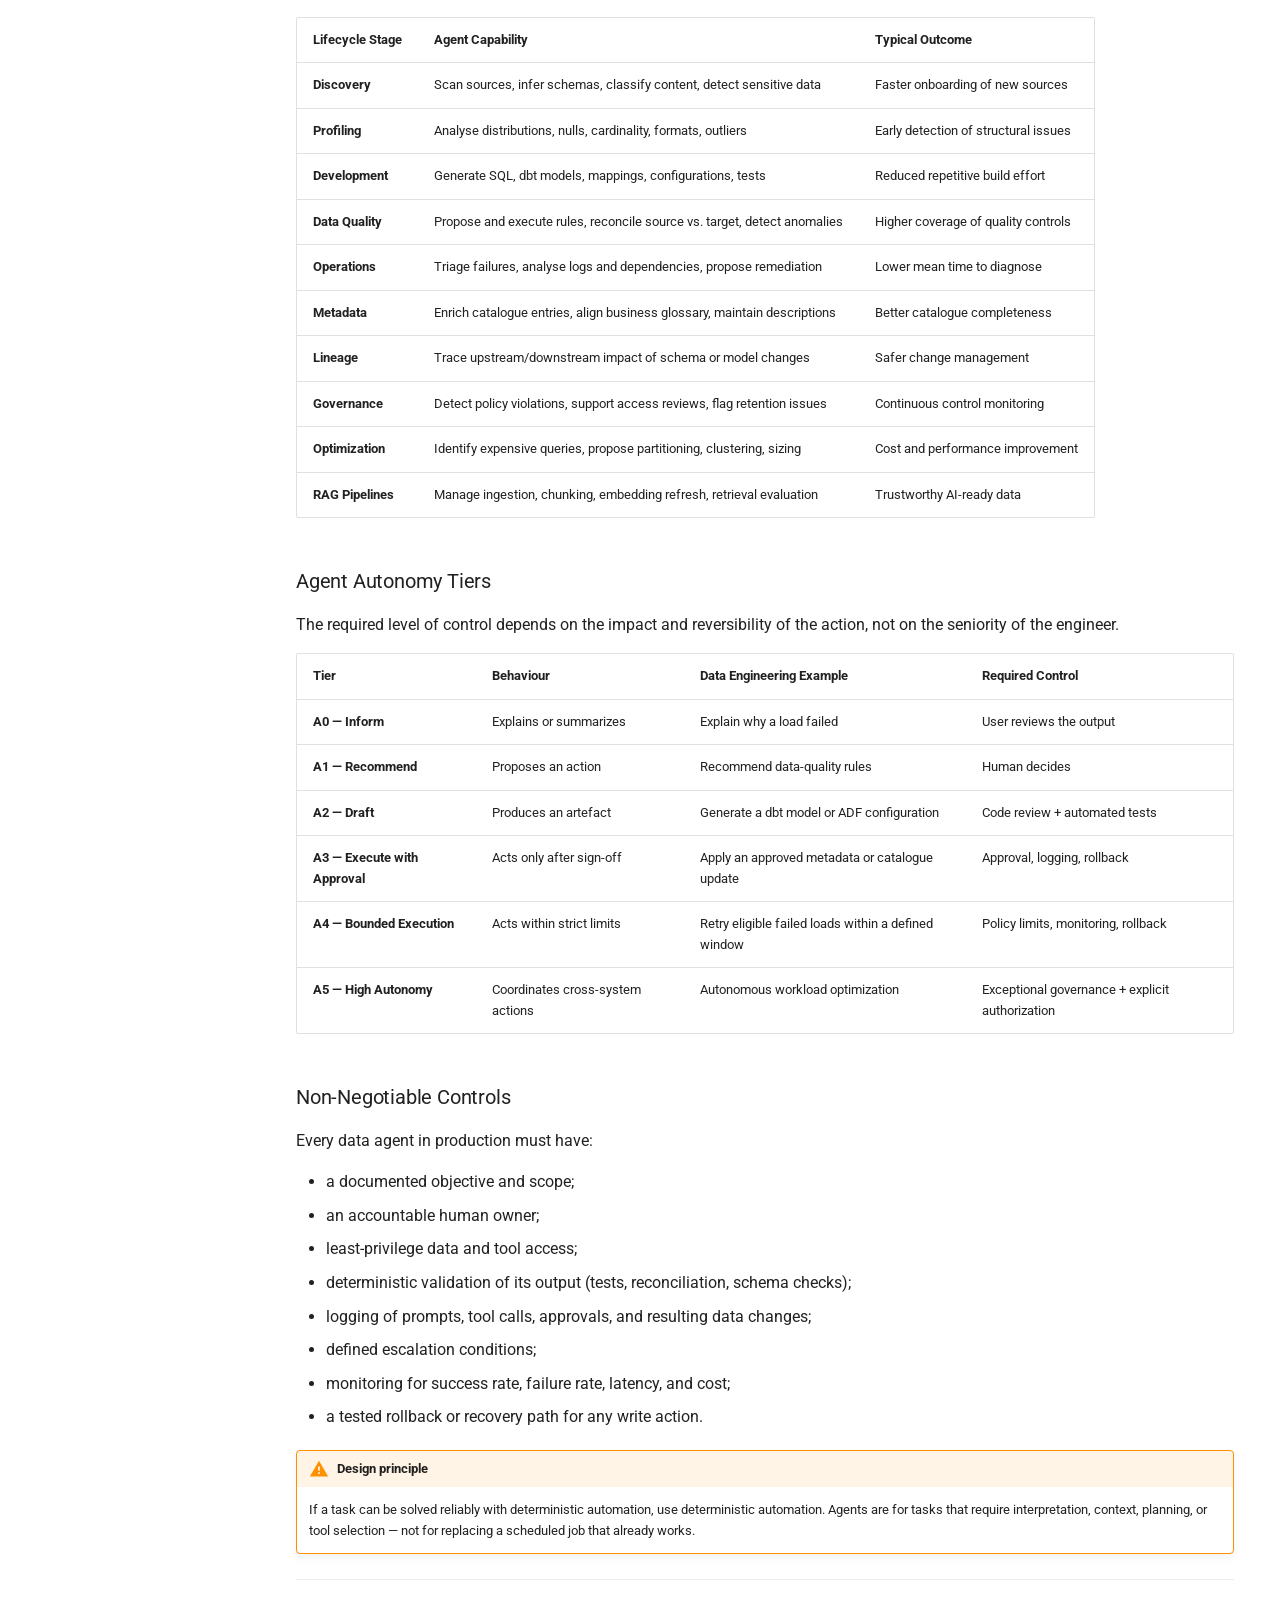
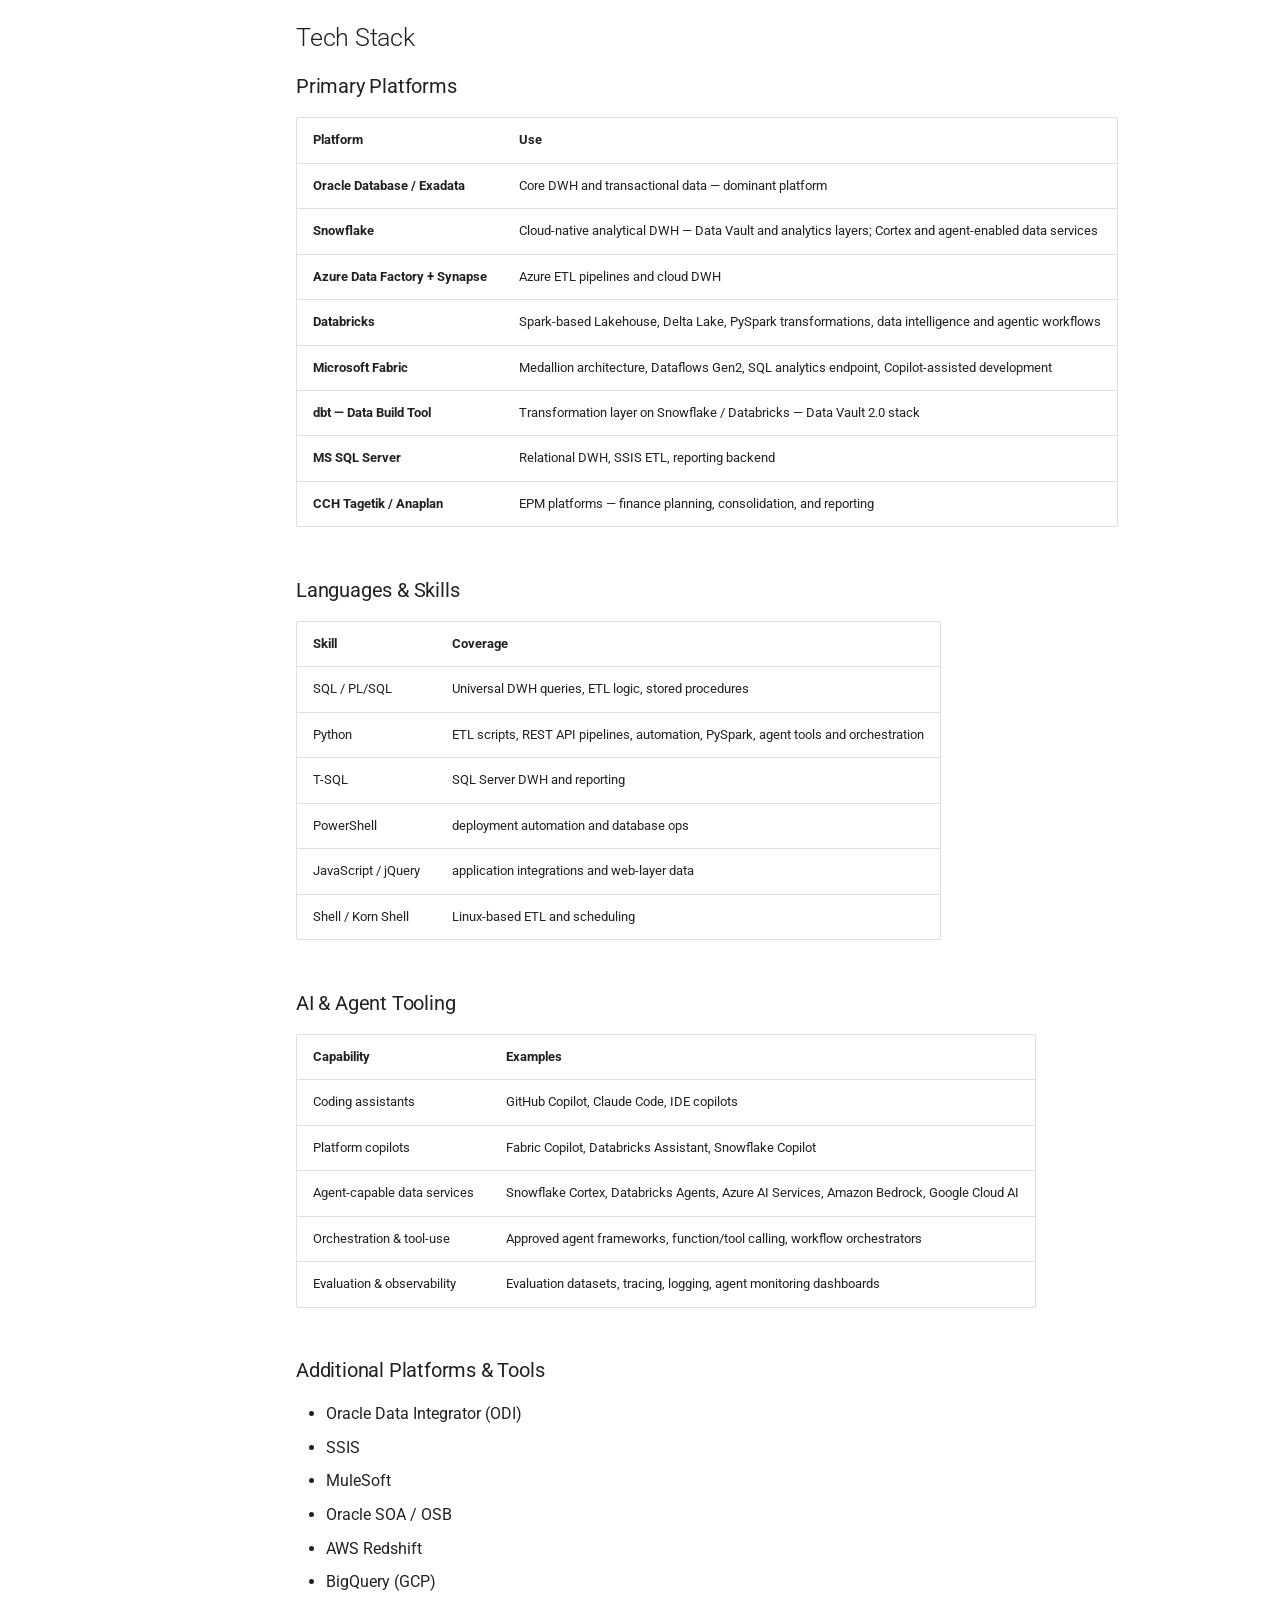
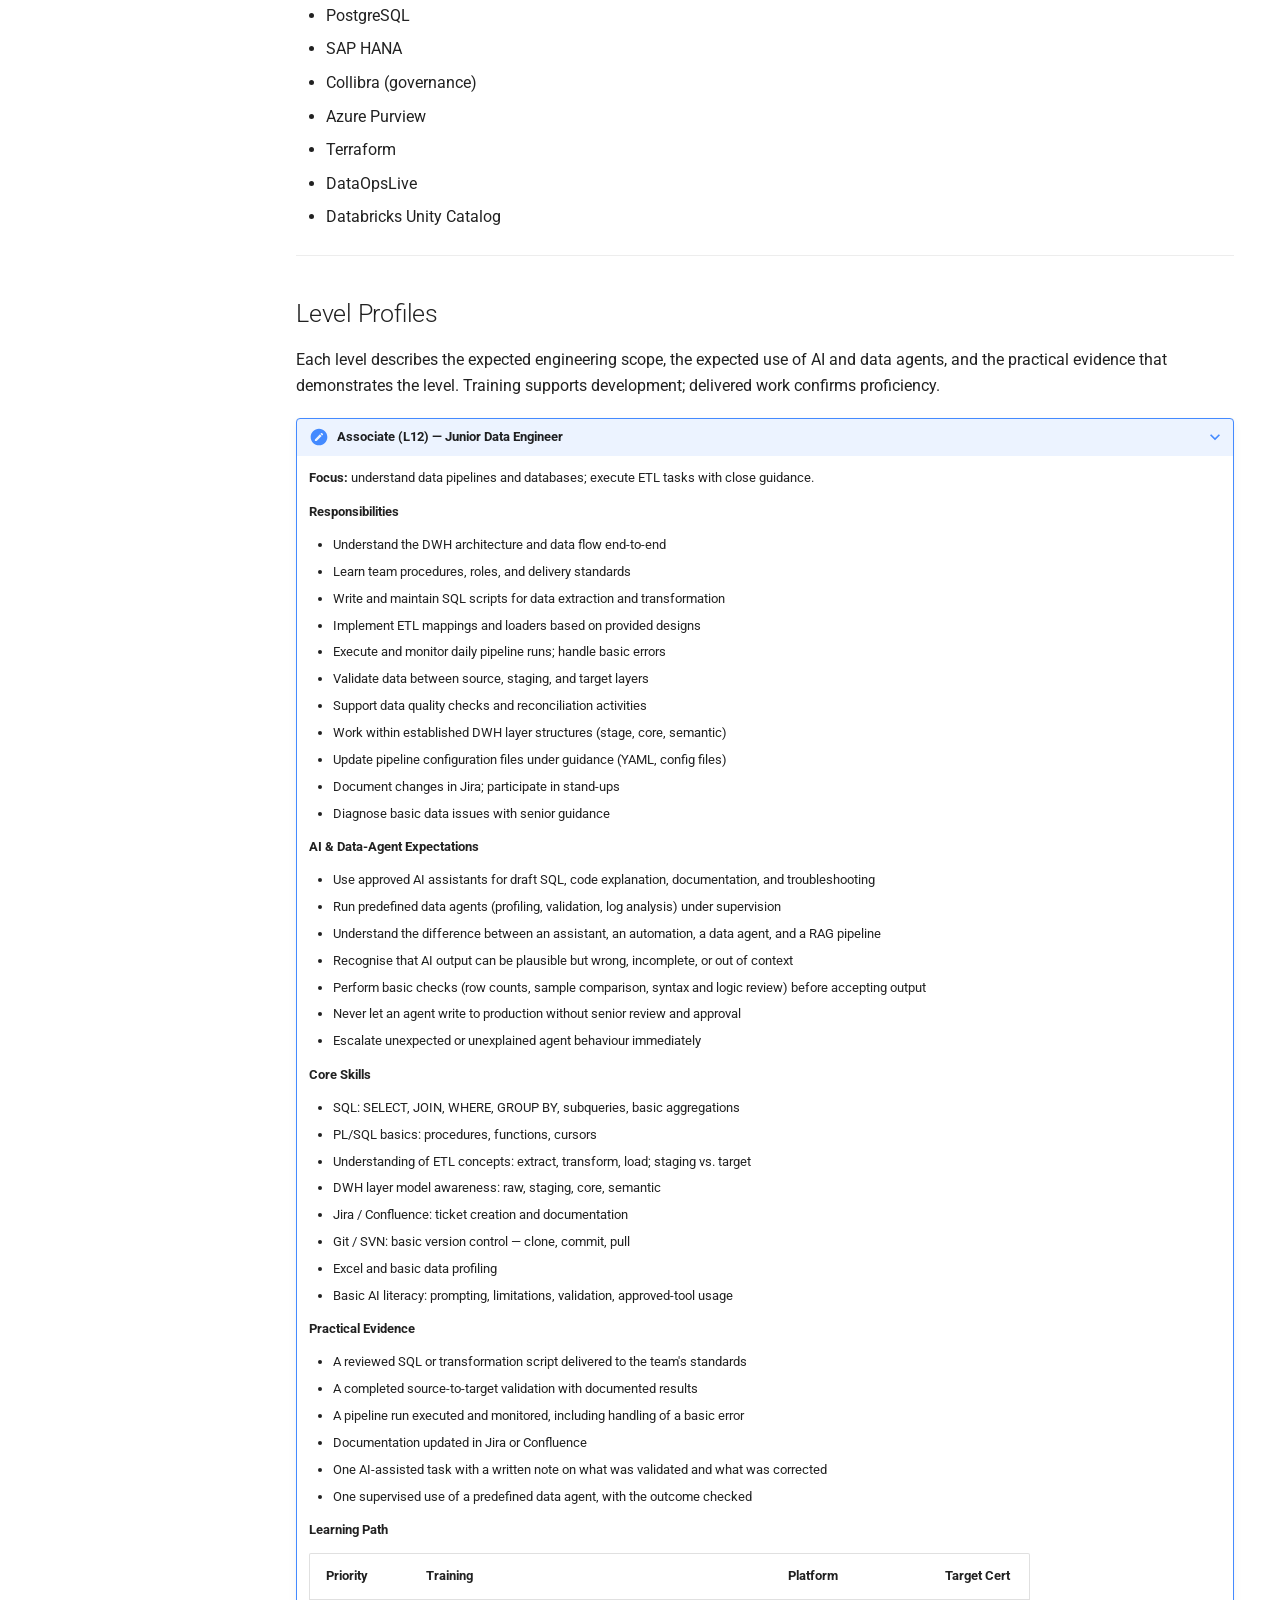
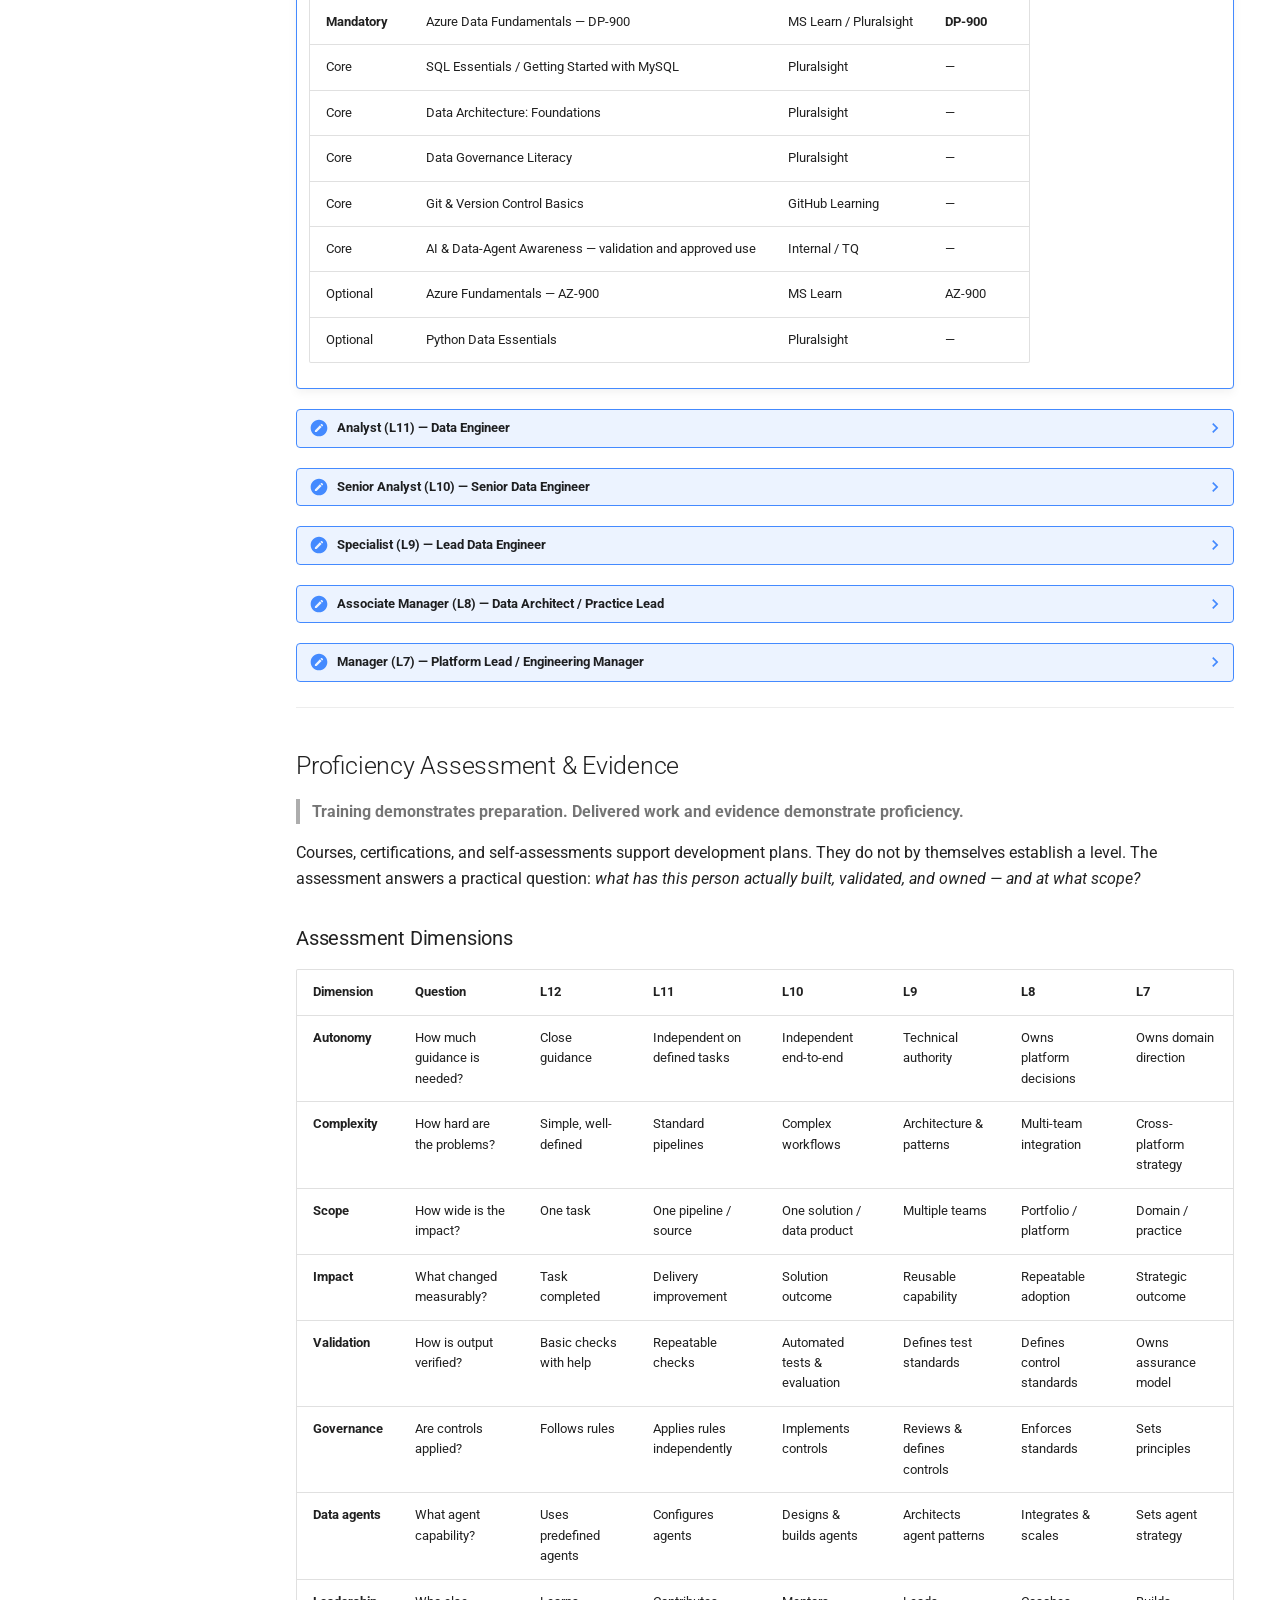
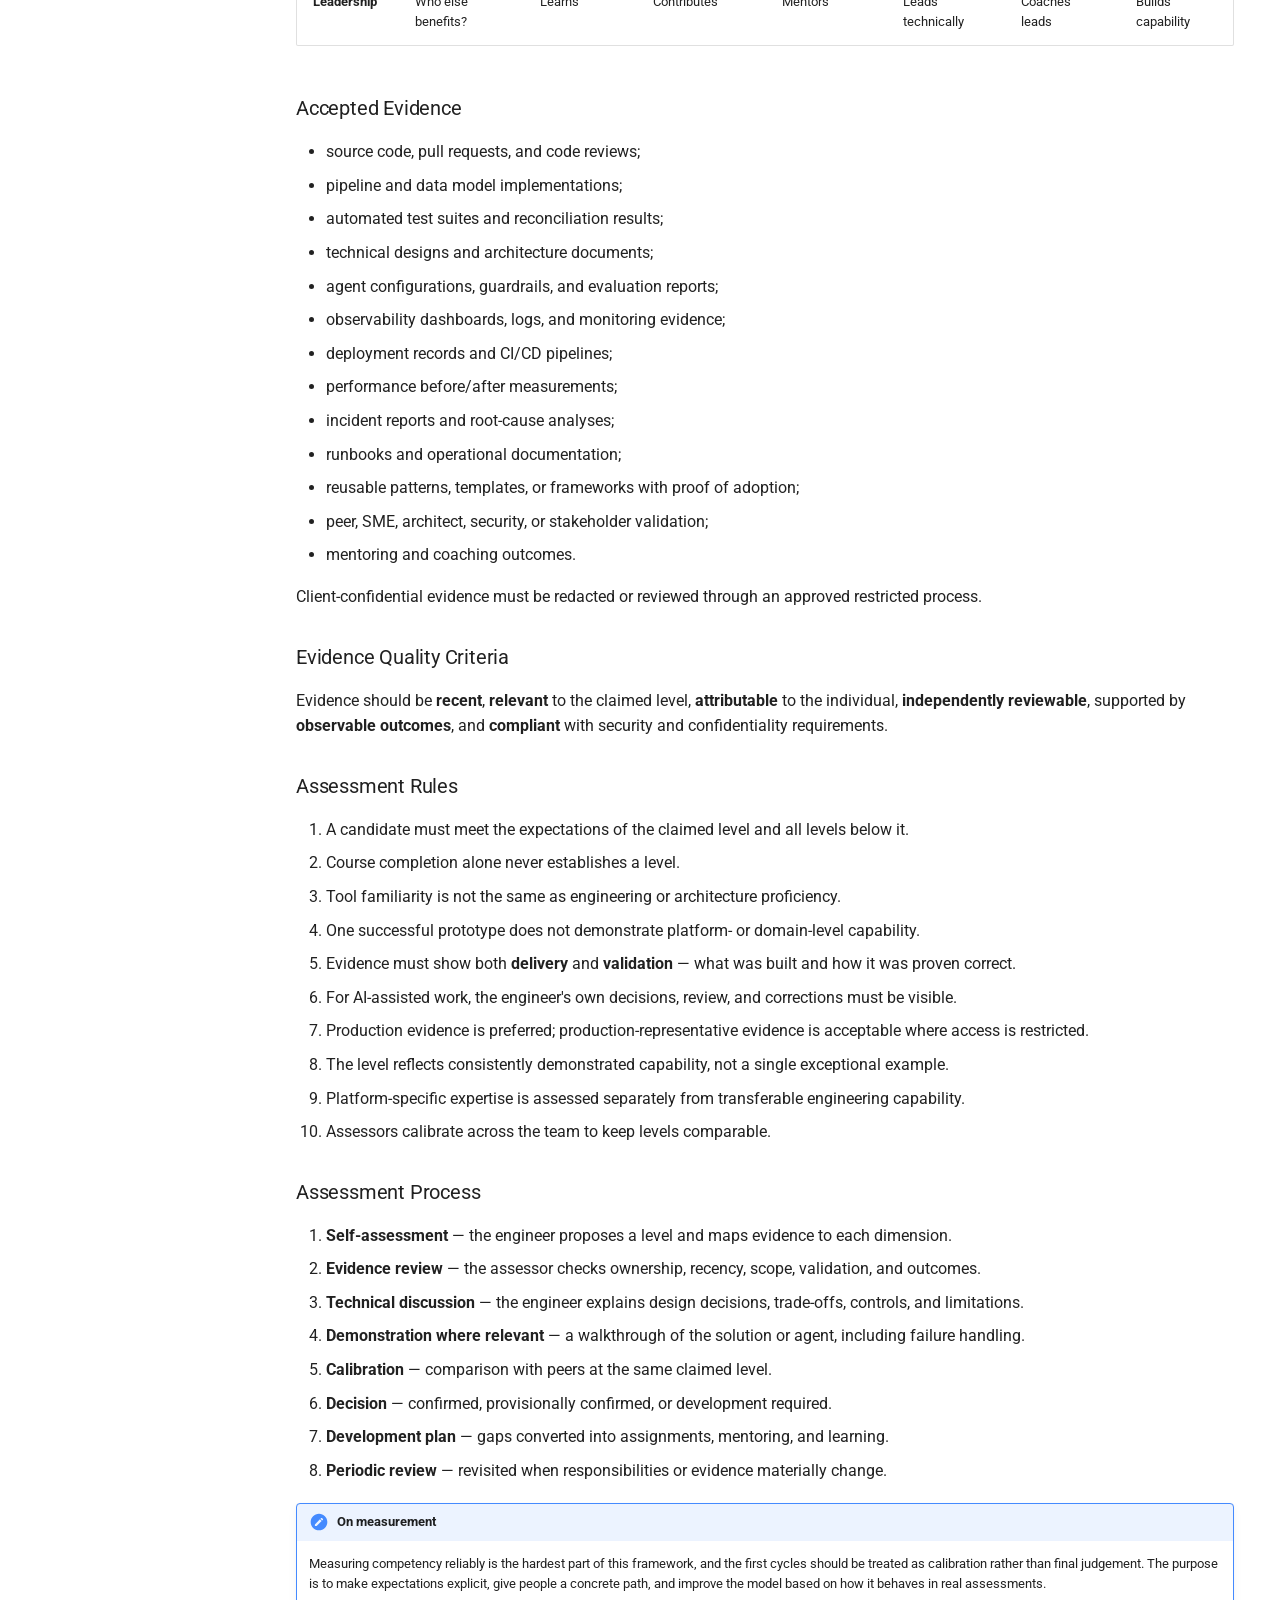
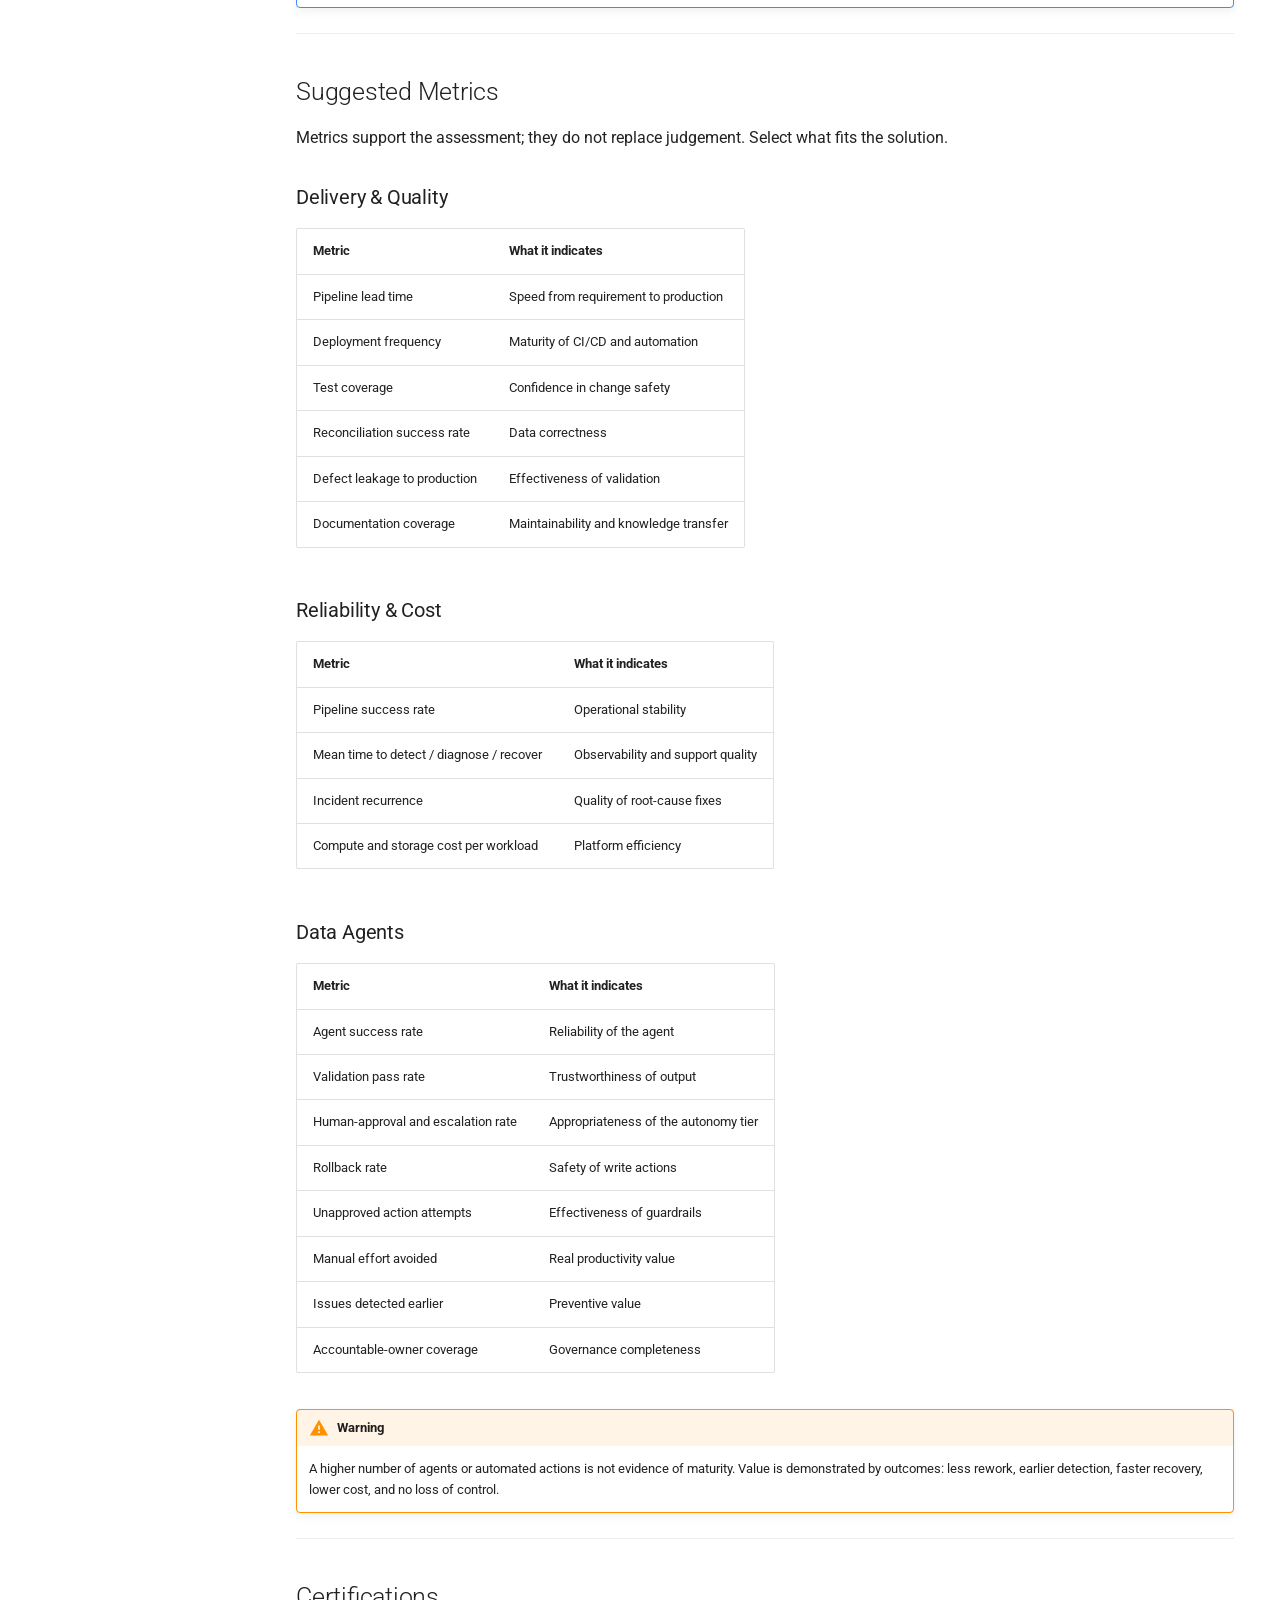
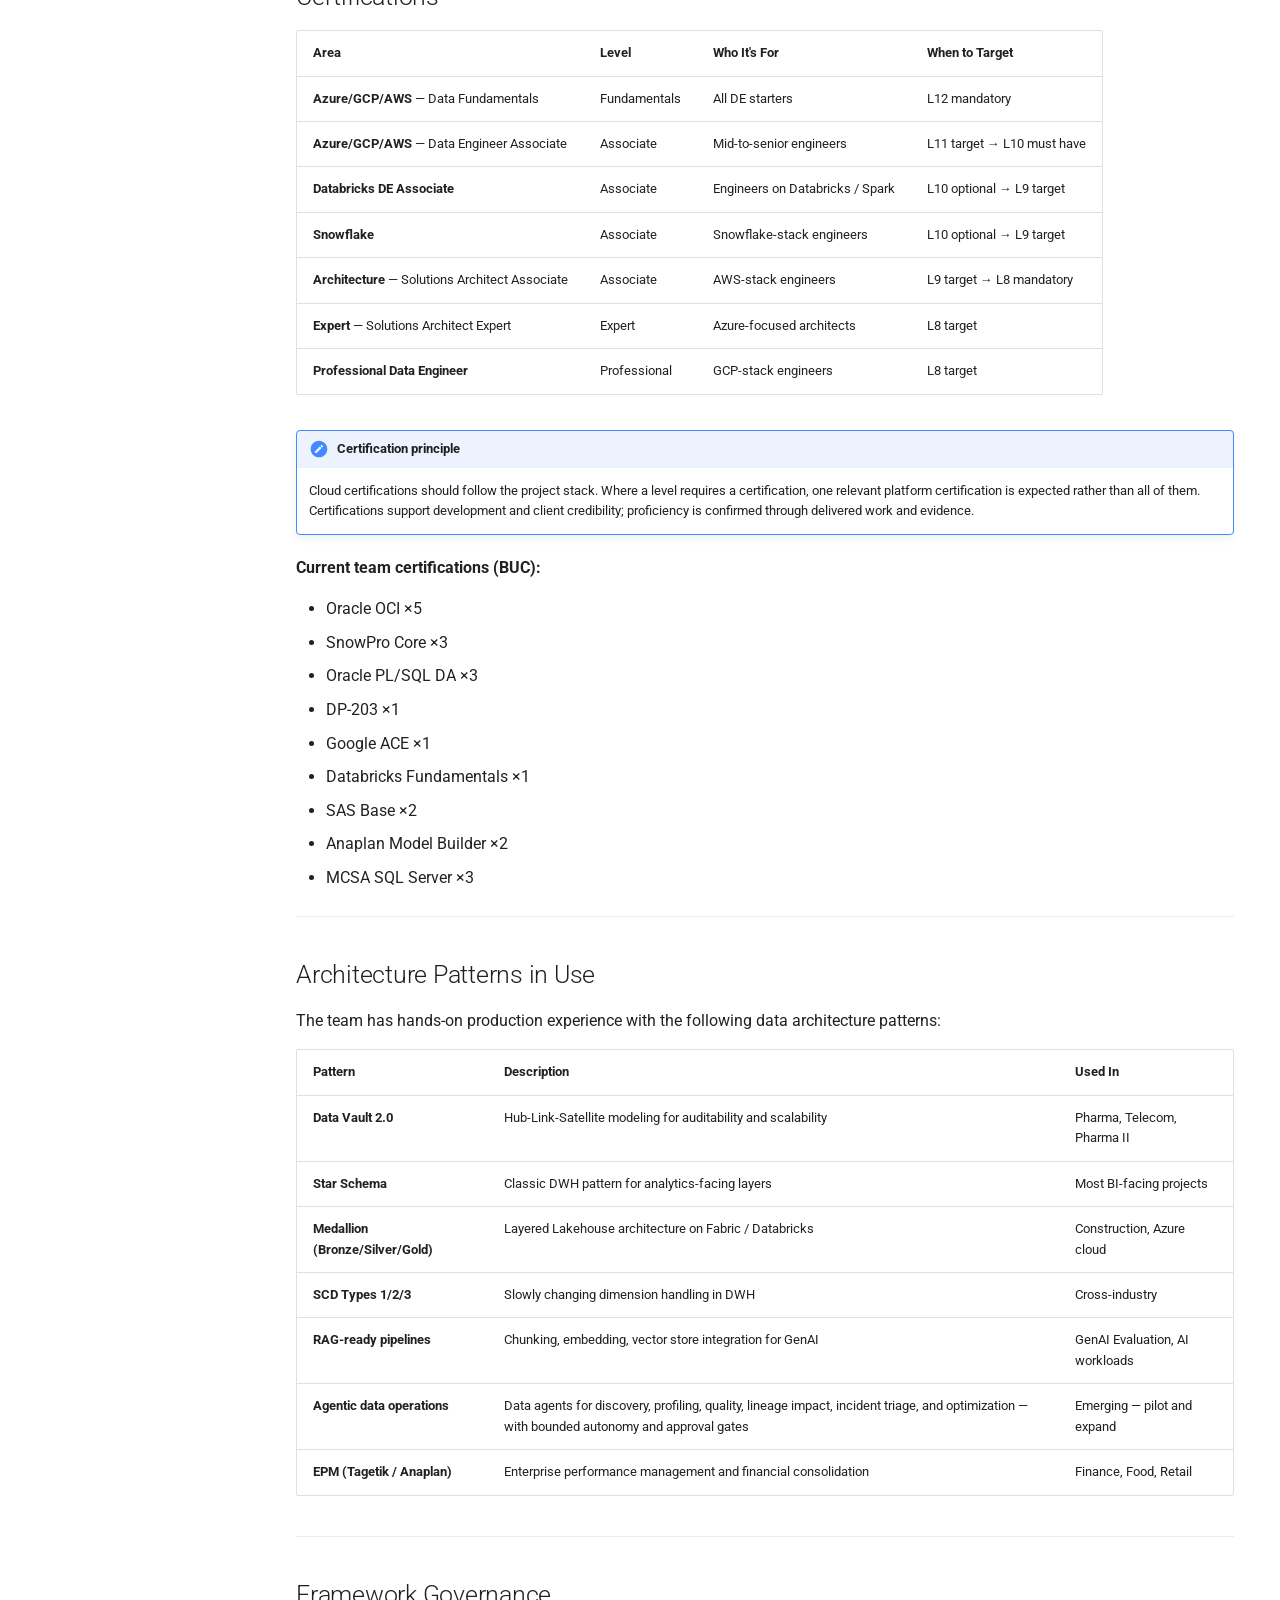
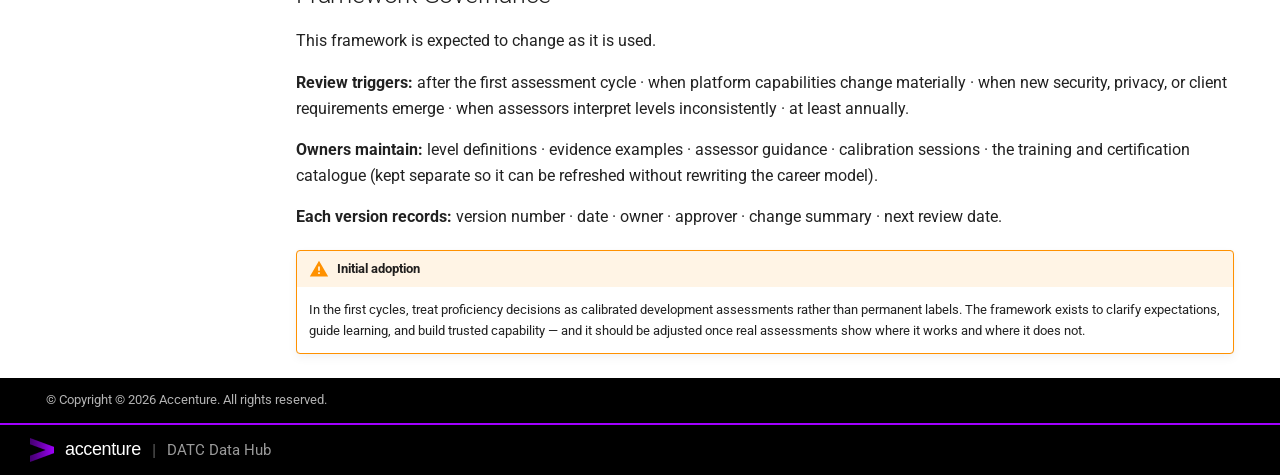
<file: domains/data-engineering/index.html>
<!doctype html>
<html lang="en" class="no-js">
  <head>
    
      <meta charset="utf-8">
      <meta name="viewport" content="width=device-width,initial-scale=1">
      
        <meta name="description" content="Learning paths and competency frameworks for the DATC Data Platform (DEVI)">
      
      
        <meta name="author" content="DATC Data Platform Team">
      
      
      
        <link rel="prev" href="../">
      
      
        <link rel="next" href="../data-analytics/">
      
      
        
      
      
      <link rel="icon" href="../../assets/accenture-favicon.ico">
      <meta name="generator" content="mkdocs-1.6.1, mkdocs-material-9.7.7">
    
    
      
        <title>Data Engineering - DATC Data Hub</title>
      
    
    
      <link rel="stylesheet" href="../../assets/stylesheets/main.ec1eaa64.min.css">
      
        
        <link rel="stylesheet" href="../../assets/stylesheets/palette.ab4e12ef.min.css">
      
      


    
    
      
    
    
      
        
        
        <link rel="preconnect" href="https://fonts.gstatic.com" crossorigin>
        <link rel="stylesheet" href="https://fonts.googleapis.com/css?family=Roboto:300,300i,400,400i,700,700i%7CRoboto+Mono:400,400i,700,700i&display=fallback">
        <style>:root{--md-text-font:"Roboto";--md-code-font:"Roboto Mono"}</style>
      
    
    
      <link rel="stylesheet" href="../../stylesheets/accenture.css">
    
    <script>__md_scope=new URL("../..",location),__md_hash=e=>[...e].reduce(((e,_)=>(e<<5)-e+_.charCodeAt(0)),0),__md_get=(e,_=localStorage,t=__md_scope)=>JSON.parse(_.getItem(t.pathname+"."+e)),__md_set=(e,_,t=localStorage,a=__md_scope)=>{try{t.setItem(a.pathname+"."+e,JSON.stringify(_))}catch(e){}}</script>
    
      

    
    
  </head>
  
  
    
    
    
    
    
    <body dir="ltr" data-md-color-scheme="default" data-md-color-primary="deep-purple" data-md-color-accent="deep-purple">
  
    
    <input class="md-toggle" data-md-toggle="drawer" type="checkbox" id="__drawer" autocomplete="off">
    <input class="md-toggle" data-md-toggle="search" type="checkbox" id="__search" autocomplete="off">
    <label class="md-overlay" for="__drawer"></label>
    <div data-md-component="skip">
      
        
        <a href="#data-engineering" class="md-skip">
          Skip to content
        </a>
      
    </div>
    <div data-md-component="announce">
      
    </div>
    
    
      

<header class="md-header" data-md-component="header">
  <nav class="md-header__inner md-grid" aria-label="Header">
    <a href="../.." title="DATC Data Hub" class="md-header__button md-logo" aria-label="DATC Data Hub" data-md-component="logo">
      
  <img src="../../assets/accenture-logo.png" alt="logo">

    </a>
    <label class="md-header__button md-icon" for="__drawer">
      
      <svg xmlns="http://www.w3.org/2000/svg" viewBox="0 0 24 24"><path d="M3 6h18v2H3zm0 5h18v2H3zm0 5h18v2H3z"/></svg>
    </label>
    <div class="md-header__title" data-md-component="header-title">
      <div class="md-header__ellipsis">
        <div class="md-header__topic">
          <span class="md-ellipsis">
            DATC Data Hub
          </span>
        </div>
        <div class="md-header__topic" data-md-component="header-topic">
          <span class="md-ellipsis">
            
              Data Engineering
            
          </span>
        </div>
      </div>
    </div>
    
      
    
    
    
    
      
      
        <label class="md-header__button md-icon" for="__search">
          
          <svg xmlns="http://www.w3.org/2000/svg" viewBox="0 0 24 24"><path d="M9.5 3A6.5 6.5 0 0 1 16 9.5c0 1.61-.59 3.09-1.56 4.23l.27.27h.79l5 5-1.5 1.5-5-5v-.79l-.27-.27A6.52 6.52 0 0 1 9.5 16 6.5 6.5 0 0 1 3 9.5 6.5 6.5 0 0 1 9.5 3m0 2C7 5 5 7 5 9.5S7 14 9.5 14 14 12 14 9.5 12 5 9.5 5"/></svg>
        </label>
        <div class="md-search" data-md-component="search" role="dialog">
  <label class="md-search__overlay" for="__search"></label>
  <div class="md-search__inner" role="search">
    <form class="md-search__form" name="search">
      <input type="text" class="md-search__input" name="query" aria-label="Search" placeholder="Search" autocapitalize="off" autocorrect="off" autocomplete="off" spellcheck="false" data-md-component="search-query" required>
      <label class="md-search__icon md-icon" for="__search">
        
        <svg xmlns="http://www.w3.org/2000/svg" viewBox="0 0 24 24"><path d="M9.5 3A6.5 6.5 0 0 1 16 9.5c0 1.61-.59 3.09-1.56 4.23l.27.27h.79l5 5-1.5 1.5-5-5v-.79l-.27-.27A6.52 6.52 0 0 1 9.5 16 6.5 6.5 0 0 1 3 9.5 6.5 6.5 0 0 1 9.5 3m0 2C7 5 5 7 5 9.5S7 14 9.5 14 14 12 14 9.5 12 5 9.5 5"/></svg>
        
        <svg xmlns="http://www.w3.org/2000/svg" viewBox="0 0 24 24"><path d="M20 11v2H8l5.5 5.5-1.42 1.42L4.16 12l7.92-7.92L13.5 5.5 8 11z"/></svg>
      </label>
      <nav class="md-search__options" aria-label="Search">
        
        <button type="reset" class="md-search__icon md-icon" title="Clear" aria-label="Clear" tabindex="-1">
          
          <svg xmlns="http://www.w3.org/2000/svg" viewBox="0 0 24 24"><path d="M19 6.41 17.59 5 12 10.59 6.41 5 5 6.41 10.59 12 5 17.59 6.41 19 12 13.41 17.59 19 19 17.59 13.41 12z"/></svg>
        </button>
      </nav>
      
        <div class="md-search__suggest" data-md-component="search-suggest"></div>
      
    </form>
    <div class="md-search__output">
      <div class="md-search__scrollwrap" tabindex="0" data-md-scrollfix>
        <div class="md-search-result" data-md-component="search-result">
          <div class="md-search-result__meta">
            Initializing search
          </div>
          <ol class="md-search-result__list" role="presentation"></ol>
        </div>
      </div>
    </div>
  </div>
</div>
      
    
    
  </nav>
  
</header>
    
    <div class="md-container" data-md-component="container">
      
      
        
          
            
<nav class="md-tabs" aria-label="Tabs" data-md-component="tabs">
  <div class="md-grid">
    <ul class="md-tabs__list">
      
        
  
  
  
  
    <li class="md-tabs__item">
      <a href="../.." class="md-tabs__link">
        
  
  
    
  
  Home

      </a>
    </li>
  

      
        
  
  
  
  
    
    
      <li class="md-tabs__item">
        <a href="../../ai-competency/" class="md-tabs__link">
          
  
  
    
  
  AI Competency

        </a>
      </li>
    
  

      
        
  
  
  
    
  
  
    
    
      <li class="md-tabs__item md-tabs__item--active">
        <a href="../" class="md-tabs__link">
          
  
  
    
  
  Domains

        </a>
      </li>
    
  

      
    </ul>
  </div>
</nav>
          
        
      
      <main class="md-main" data-md-component="main">
        <div class="md-main__inner md-grid">
          
            
              
              <div class="md-sidebar md-sidebar--primary" data-md-component="sidebar" data-md-type="navigation" >
                <div class="md-sidebar__scrollwrap">
                  <div class="md-sidebar__inner">
                    


  


  

<nav class="md-nav md-nav--primary md-nav--lifted md-nav--integrated" aria-label="Navigation" data-md-level="0">
  <label class="md-nav__title" for="__drawer">
    <a href="../.." title="DATC Data Hub" class="md-nav__button md-logo" aria-label="DATC Data Hub" data-md-component="logo">
      
  <img src="../../assets/accenture-logo.png" alt="logo">

    </a>
    DATC Data Hub
  </label>
  
  <ul class="md-nav__list" data-md-scrollfix>
    
      
      
  
  
  
  
    <li class="md-nav__item">
      <a href="../.." class="md-nav__link">
        
  
  
  <span class="md-ellipsis">
    
  
    Home
  

    
  </span>
  
  

      </a>
    </li>
  

    
      
      
  
  
  
  
    
    
      
        
          
        
      
        
      
        
      
    
    
    
      
      
        
      
    
    
    <li class="md-nav__item md-nav__item--nested">
      
        
        
          
        
        <input class="md-nav__toggle md-toggle md-toggle--indeterminate" type="checkbox" id="__nav_2" >
        
          
          <div class="md-nav__link md-nav__container">
            <a href="../../ai-competency/" class="md-nav__link ">
              
  
  
  <span class="md-ellipsis">
    
  
    AI Competency
  

    
  </span>
  
  

            </a>
            
              
              <label class="md-nav__link " for="__nav_2" id="__nav_2_label" tabindex="0">
                <span class="md-nav__icon md-icon"></span>
              </label>
            
          </div>
        
        <nav class="md-nav" data-md-level="1" aria-labelledby="__nav_2_label" aria-expanded="false">
          <label class="md-nav__title" for="__nav_2">
            <span class="md-nav__icon md-icon"></span>
            
  
    AI Competency
  

          </label>
          <ul class="md-nav__list" data-md-scrollfix>
            
              
            
              
                
  
  
  
  
    <li class="md-nav__item">
      <a href="../../ai-competency/ai-data-engineering/" class="md-nav__link">
        
  
  
  <span class="md-ellipsis">
    
  
    AI Data Engineering
  

    
  </span>
  
  

      </a>
    </li>
  

              
            
              
                
  
  
  
  
    <li class="md-nav__item">
      <a href="../../ai-competency/ai-data-analytics/" class="md-nav__link">
        
  
  
  <span class="md-ellipsis">
    
  
    AI Data Analytics
  

    
  </span>
  
  

      </a>
    </li>
  

              
            
          </ul>
        </nav>
      
    </li>
  

    
      
      
  
  
    
  
  
  
    
    
      
        
          
        
      
        
      
        
      
        
      
    
    
    
      
        
        
      
      
        
      
    
    
    <li class="md-nav__item md-nav__item--active md-nav__item--section md-nav__item--nested">
      
        
        
        <input class="md-nav__toggle md-toggle " type="checkbox" id="__nav_3" checked>
        
          
          <div class="md-nav__link md-nav__container">
            <a href="../" class="md-nav__link ">
              
  
  
  <span class="md-ellipsis">
    
  
    Domains
  

    
  </span>
  
  

            </a>
            
              
              <label class="md-nav__link " for="__nav_3" id="__nav_3_label" tabindex="">
                <span class="md-nav__icon md-icon"></span>
              </label>
            
          </div>
        
        <nav class="md-nav" data-md-level="1" aria-labelledby="__nav_3_label" aria-expanded="true">
          <label class="md-nav__title" for="__nav_3">
            <span class="md-nav__icon md-icon"></span>
            
  
    Domains
  

          </label>
          <ul class="md-nav__list" data-md-scrollfix>
            
              
            
              
                
  
  
    
  
  
  
    <li class="md-nav__item md-nav__item--active">
      
      <input class="md-nav__toggle md-toggle" type="checkbox" id="__toc">
      
      
        
      
      
        <label class="md-nav__link md-nav__link--active" for="__toc">
          
  
  
  <span class="md-ellipsis">
    
  
    Data Engineering
  

    
  </span>
  
  

          <span class="md-nav__icon md-icon"></span>
        </label>
      
      <a href="./" class="md-nav__link md-nav__link--active">
        
  
  
  <span class="md-ellipsis">
    
  
    Data Engineering
  

    
  </span>
  
  

      </a>
      
        

<nav class="md-nav md-nav--secondary" aria-label="Table of contents">
  
  
  
    
  
  
    <label class="md-nav__title" for="__toc">
      <span class="md-nav__icon md-icon"></span>
      Table of contents
    </label>
    <ul class="md-nav__list" data-md-component="toc" data-md-scrollfix>
      
        <li class="md-nav__item">
  <a href="#core-responsibilities-of-data-engineering" class="md-nav__link">
    <span class="md-ellipsis">
      
        Core Responsibilities of Data Engineering
      
    </span>
  </a>
  
</li>
      
        <li class="md-nav__item">
  <a href="#data-agents-in-data-engineering" class="md-nav__link">
    <span class="md-ellipsis">
      
        Data Agents in Data Engineering
      
    </span>
  </a>
  
    <nav class="md-nav" aria-label="Data Agents in Data Engineering">
      <ul class="md-nav__list">
        
          <li class="md-nav__item">
  <a href="#where-data-agents-apply" class="md-nav__link">
    <span class="md-ellipsis">
      
        Where Data Agents Apply
      
    </span>
  </a>
  
</li>
        
          <li class="md-nav__item">
  <a href="#agent-autonomy-tiers" class="md-nav__link">
    <span class="md-ellipsis">
      
        Agent Autonomy Tiers
      
    </span>
  </a>
  
</li>
        
          <li class="md-nav__item">
  <a href="#non-negotiable-controls" class="md-nav__link">
    <span class="md-ellipsis">
      
        Non-Negotiable Controls
      
    </span>
  </a>
  
</li>
        
      </ul>
    </nav>
  
</li>
      
        <li class="md-nav__item">
  <a href="#tech-stack" class="md-nav__link">
    <span class="md-ellipsis">
      
        Tech Stack
      
    </span>
  </a>
  
    <nav class="md-nav" aria-label="Tech Stack">
      <ul class="md-nav__list">
        
          <li class="md-nav__item">
  <a href="#primary-platforms" class="md-nav__link">
    <span class="md-ellipsis">
      
        Primary Platforms
      
    </span>
  </a>
  
</li>
        
          <li class="md-nav__item">
  <a href="#languages-skills" class="md-nav__link">
    <span class="md-ellipsis">
      
        Languages &amp; Skills
      
    </span>
  </a>
  
</li>
        
          <li class="md-nav__item">
  <a href="#ai-agent-tooling" class="md-nav__link">
    <span class="md-ellipsis">
      
        AI &amp; Agent Tooling
      
    </span>
  </a>
  
</li>
        
          <li class="md-nav__item">
  <a href="#additional-platforms-tools" class="md-nav__link">
    <span class="md-ellipsis">
      
        Additional Platforms &amp; Tools
      
    </span>
  </a>
  
</li>
        
      </ul>
    </nav>
  
</li>
      
        <li class="md-nav__item">
  <a href="#level-profiles" class="md-nav__link">
    <span class="md-ellipsis">
      
        Level Profiles
      
    </span>
  </a>
  
</li>
      
        <li class="md-nav__item">
  <a href="#proficiency-assessment-evidence" class="md-nav__link">
    <span class="md-ellipsis">
      
        Proficiency Assessment &amp; Evidence
      
    </span>
  </a>
  
    <nav class="md-nav" aria-label="Proficiency Assessment &amp; Evidence">
      <ul class="md-nav__list">
        
          <li class="md-nav__item">
  <a href="#assessment-dimensions" class="md-nav__link">
    <span class="md-ellipsis">
      
        Assessment Dimensions
      
    </span>
  </a>
  
</li>
        
          <li class="md-nav__item">
  <a href="#accepted-evidence" class="md-nav__link">
    <span class="md-ellipsis">
      
        Accepted Evidence
      
    </span>
  </a>
  
</li>
        
          <li class="md-nav__item">
  <a href="#evidence-quality-criteria" class="md-nav__link">
    <span class="md-ellipsis">
      
        Evidence Quality Criteria
      
    </span>
  </a>
  
</li>
        
          <li class="md-nav__item">
  <a href="#assessment-rules" class="md-nav__link">
    <span class="md-ellipsis">
      
        Assessment Rules
      
    </span>
  </a>
  
</li>
        
          <li class="md-nav__item">
  <a href="#assessment-process" class="md-nav__link">
    <span class="md-ellipsis">
      
        Assessment Process
      
    </span>
  </a>
  
</li>
        
      </ul>
    </nav>
  
</li>
      
        <li class="md-nav__item">
  <a href="#suggested-metrics" class="md-nav__link">
    <span class="md-ellipsis">
      
        Suggested Metrics
      
    </span>
  </a>
  
    <nav class="md-nav" aria-label="Suggested Metrics">
      <ul class="md-nav__list">
        
          <li class="md-nav__item">
  <a href="#delivery-quality" class="md-nav__link">
    <span class="md-ellipsis">
      
        Delivery &amp; Quality
      
    </span>
  </a>
  
</li>
        
          <li class="md-nav__item">
  <a href="#reliability-cost" class="md-nav__link">
    <span class="md-ellipsis">
      
        Reliability &amp; Cost
      
    </span>
  </a>
  
</li>
        
          <li class="md-nav__item">
  <a href="#data-agents" class="md-nav__link">
    <span class="md-ellipsis">
      
        Data Agents
      
    </span>
  </a>
  
</li>
        
      </ul>
    </nav>
  
</li>
      
        <li class="md-nav__item">
  <a href="#certifications" class="md-nav__link">
    <span class="md-ellipsis">
      
        Certifications
      
    </span>
  </a>
  
</li>
      
        <li class="md-nav__item">
  <a href="#architecture-patterns-in-use" class="md-nav__link">
    <span class="md-ellipsis">
      
        Architecture Patterns in Use
      
    </span>
  </a>
  
</li>
      
        <li class="md-nav__item">
  <a href="#framework-governance" class="md-nav__link">
    <span class="md-ellipsis">
      
        Framework Governance
      
    </span>
  </a>
  
</li>
      
    </ul>
  
</nav>
      
    </li>
  

              
            
              
                
  
  
  
  
    <li class="md-nav__item">
      <a href="../data-analytics/" class="md-nav__link">
        
  
  
  <span class="md-ellipsis">
    
  
    Data Analytics
  

    
  </span>
  
  

      </a>
    </li>
  

              
            
              
                
  
  
  
  
    <li class="md-nav__item">
      <a href="../../assets/" class="md-nav__link">
        
  
  
  <span class="md-ellipsis">
    
  
    Assets
  

    
  </span>
  
  

      </a>
    </li>
  

              
            
          </ul>
        </nav>
      
    </li>
  

    
  </ul>
</nav>
                  </div>
                </div>
              </div>
            
            
          
          
            <div class="md-content" data-md-component="content">
              
              <article class="md-content__inner md-typeset">
                
                  



<h1 id="data-engineering">Data Engineering</h1>
<p>The <strong>Data Engineering</strong> is the discipline responsible for building and maintaining the data infrastructure that powers analytics, reporting, and AI systems.</p>
<p>It focuses on designing, implementing, and operating reliable data pipelines, storage systems, and processing workflows that ensure data is available, accurate, and usable across the organization.</p>
<p>Data Engineering acts as the foundation of the data platform, connecting raw data sources to analytics and AI-ready datasets.</p>
<p>AI tools and data agents increasingly support engineering tasks by accelerating development and automation. However, engineers remain fully accountable for data correctness, governance, security, and production reliability</p>
<p>AI extends this domain rather than replacing it. AI assistants accelerate engineering work, and <strong>data agents</strong> — goal-driven systems that use metadata, lineage, policies, and approved tools to perform or coordinate data work — are becoming the most relevant AI capability for Data Engineering. The engineer remains accountable for correctness, security, reliability, and business fitness of every data product, regardless of whether an artefact was written by hand, generated by an assistant, or produced by an agent.</p>
<hr />
<h2 id="core-responsibilities-of-data-engineering">Core Responsibilities of Data Engineering</h2>
<div class="grid cards">
<ul>
<li>
<p><strong>Data Engineering</strong></p>
<hr />
<p>Designs, builds, and maintains data pipelines and platforms that enable reliable data movement from source systems to analytics and AI layers. Owns ingestion, transformation, and delivery across the full ETL/ELT lifecycle.</p>
</li>
<li>
<p><strong>Data Architecture</strong></p>
<hr />
<p>Defines how data is structured, stored, and integrated across systems. Includes Data Vault, star schemas, lakehouse and hybrid architectures for scalable data platforms.</p>
</li>
<li>
<p><strong>Modern Data Management &amp; Governance</strong></p>
<hr />
<p>Ensures data quality, security, lineage, and compliance across the entire data lifecycle. Implements metadata management, cataloging, and data observability.</p>
</li>
<li>
<p><strong>AI-Ready Data</strong></p>
<hr />
<p>Builds data foundations for AI and GenAI use cases such as RAG pipelines, embeddings, vector databases, and semantic layers. Ensures data is structured, clean, and trusted for AI consumption.</p>
</li>
<li>
<p><strong>Data Agents &amp; Agentic Data Operations</strong></p>
<hr />
<p>Develops and governs AI agents that support data engineering tasks such as data profiling, SQL/pipeline generation, data quality validation, lineage analysis, incident investigation, and optimization. All agent actions are controlled through governance, approval flows, and full auditability.</p>
</li>
<li>
<p><strong>DataOps &amp; Platform Automation</strong></p>
<hr />
<p>Automates deployment and operations of data systems using CI/CD, infrastructure-as-code, testing, monitoring, and observability. Extends automation to AI-assisted and agent-driven workflows while ensuring control, traceability, and reliability.</p>
</li>
</ul>
</div>
<hr />
<h2 id="data-agents-in-data-engineering">Data Agents in Data Engineering</h2>
<p>Data agents are the AI capability most directly relevant to this domain. They are not chatbots and not simple copilots: an agent receives an engineering objective, plans the steps, calls approved tools, validates intermediate results, and either completes the task or escalates to a human.</p>
<h3 id="where-data-agents-apply">Where Data Agents Apply</h3>
<table>
<thead>
<tr>
<th>Lifecycle Stage</th>
<th>Agent Capability</th>
<th>Typical Outcome</th>
</tr>
</thead>
<tbody>
<tr>
<td><strong>Discovery</strong></td>
<td>Scan sources, infer schemas, classify content, detect sensitive data</td>
<td>Faster onboarding of new sources</td>
</tr>
<tr>
<td><strong>Profiling</strong></td>
<td>Analyse distributions, nulls, cardinality, formats, outliers</td>
<td>Early detection of structural issues</td>
</tr>
<tr>
<td><strong>Development</strong></td>
<td>Generate SQL, dbt models, mappings, configurations, tests</td>
<td>Reduced repetitive build effort</td>
</tr>
<tr>
<td><strong>Data Quality</strong></td>
<td>Propose and execute rules, reconcile source vs. target, detect anomalies</td>
<td>Higher coverage of quality controls</td>
</tr>
<tr>
<td><strong>Operations</strong></td>
<td>Triage failures, analyse logs and dependencies, propose remediation</td>
<td>Lower mean time to diagnose</td>
</tr>
<tr>
<td><strong>Metadata</strong></td>
<td>Enrich catalogue entries, align business glossary, maintain descriptions</td>
<td>Better catalogue completeness</td>
</tr>
<tr>
<td><strong>Lineage</strong></td>
<td>Trace upstream/downstream impact of schema or model changes</td>
<td>Safer change management</td>
</tr>
<tr>
<td><strong>Governance</strong></td>
<td>Detect policy violations, support access reviews, flag retention issues</td>
<td>Continuous control monitoring</td>
</tr>
<tr>
<td><strong>Optimization</strong></td>
<td>Identify expensive queries, propose partitioning, clustering, sizing</td>
<td>Cost and performance improvement</td>
</tr>
<tr>
<td><strong>RAG Pipelines</strong></td>
<td>Manage ingestion, chunking, embedding refresh, retrieval evaluation</td>
<td>Trustworthy AI-ready data</td>
</tr>
</tbody>
</table>
<h3 id="agent-autonomy-tiers">Agent Autonomy Tiers</h3>
<p>The required level of control depends on the impact and reversibility of the action, not on the seniority of the engineer.</p>
<table>
<thead>
<tr>
<th>Tier</th>
<th>Behaviour</th>
<th>Data Engineering Example</th>
<th>Required Control</th>
</tr>
</thead>
<tbody>
<tr>
<td><strong>A0 — Inform</strong></td>
<td>Explains or summarizes</td>
<td>Explain why a load failed</td>
<td>User reviews the output</td>
</tr>
<tr>
<td><strong>A1 — Recommend</strong></td>
<td>Proposes an action</td>
<td>Recommend data-quality rules</td>
<td>Human decides</td>
</tr>
<tr>
<td><strong>A2 — Draft</strong></td>
<td>Produces an artefact</td>
<td>Generate a dbt model or ADF configuration</td>
<td>Code review + automated tests</td>
</tr>
<tr>
<td><strong>A3 — Execute with Approval</strong></td>
<td>Acts only after sign-off</td>
<td>Apply an approved metadata or catalogue update</td>
<td>Approval, logging, rollback</td>
</tr>
<tr>
<td><strong>A4 — Bounded Execution</strong></td>
<td>Acts within strict limits</td>
<td>Retry eligible failed loads within a defined window</td>
<td>Policy limits, monitoring, rollback</td>
</tr>
<tr>
<td><strong>A5 — High Autonomy</strong></td>
<td>Coordinates cross-system actions</td>
<td>Autonomous workload optimization</td>
<td>Exceptional governance + explicit authorization</td>
</tr>
</tbody>
</table>
<h3 id="non-negotiable-controls">Non-Negotiable Controls</h3>
<p>Every data agent in production must have:</p>
<ul>
<li>a documented objective and scope;</li>
<li>an accountable human owner;</li>
<li>least-privilege data and tool access;</li>
<li>deterministic validation of its output (tests, reconciliation, schema checks);</li>
<li>logging of prompts, tool calls, approvals, and resulting data changes;</li>
<li>defined escalation conditions;</li>
<li>monitoring for success rate, failure rate, latency, and cost;</li>
<li>a tested rollback or recovery path for any write action.</li>
</ul>
<div class="admonition warning">
<p class="admonition-title">Design principle</p>
<p>If a task can be solved reliably with deterministic automation, use deterministic automation. Agents are for tasks that require interpretation, context, planning, or tool selection — not for replacing a scheduled job that already works.</p>
</div>
<hr />
<h2 id="tech-stack">Tech Stack</h2>
<h3 id="primary-platforms">Primary Platforms</h3>
<table>
<thead>
<tr>
<th>Platform</th>
<th>Use</th>
</tr>
</thead>
<tbody>
<tr>
<td><strong>Oracle Database / Exadata</strong></td>
<td>Core DWH and transactional data — dominant platform</td>
</tr>
<tr>
<td><strong>Snowflake</strong></td>
<td>Cloud-native analytical DWH — Data Vault and analytics layers; Cortex and agent-enabled data services</td>
</tr>
<tr>
<td><strong>Azure Data Factory + Synapse</strong></td>
<td>Azure ETL pipelines and cloud DWH</td>
</tr>
<tr>
<td><strong>Databricks</strong></td>
<td>Spark-based Lakehouse, Delta Lake, PySpark transformations, data intelligence and agentic workflows</td>
</tr>
<tr>
<td><strong>Microsoft Fabric</strong></td>
<td>Medallion architecture, Dataflows Gen2, SQL analytics endpoint, Copilot-assisted development</td>
</tr>
<tr>
<td><strong>dbt — Data Build Tool</strong></td>
<td>Transformation layer on Snowflake / Databricks — Data Vault 2.0 stack</td>
</tr>
<tr>
<td><strong>MS SQL Server</strong></td>
<td>Relational DWH, SSIS ETL, reporting backend</td>
</tr>
<tr>
<td><strong>CCH Tagetik / Anaplan</strong></td>
<td>EPM platforms — finance planning, consolidation, and reporting</td>
</tr>
</tbody>
</table>
<h3 id="languages-skills">Languages &amp; Skills</h3>
<table>
<thead>
<tr>
<th>Skill</th>
<th>Coverage</th>
</tr>
</thead>
<tbody>
<tr>
<td>SQL / PL/SQL</td>
<td>Universal DWH queries, ETL logic, stored procedures</td>
</tr>
<tr>
<td>Python</td>
<td>ETL scripts, REST API pipelines, automation, PySpark, agent tools and orchestration</td>
</tr>
<tr>
<td>T-SQL</td>
<td>SQL Server DWH and reporting</td>
</tr>
<tr>
<td>PowerShell</td>
<td>deployment automation and database ops</td>
</tr>
<tr>
<td>JavaScript / jQuery</td>
<td>application integrations and web-layer data</td>
</tr>
<tr>
<td>Shell / Korn Shell</td>
<td>Linux-based ETL and scheduling</td>
</tr>
</tbody>
</table>
<h3 id="ai-agent-tooling">AI &amp; Agent Tooling</h3>
<table>
<thead>
<tr>
<th>Capability</th>
<th>Examples</th>
</tr>
</thead>
<tbody>
<tr>
<td>Coding assistants</td>
<td>GitHub Copilot, Claude Code, IDE copilots</td>
</tr>
<tr>
<td>Platform copilots</td>
<td>Fabric Copilot, Databricks Assistant, Snowflake Copilot</td>
</tr>
<tr>
<td>Agent-capable data services</td>
<td>Snowflake Cortex, Databricks Agents, Azure AI Services, Amazon Bedrock, Google Cloud AI</td>
</tr>
<tr>
<td>Orchestration &amp; tool-use</td>
<td>Approved agent frameworks, function/tool calling, workflow orchestrators</td>
</tr>
<tr>
<td>Evaluation &amp; observability</td>
<td>Evaluation datasets, tracing, logging, agent monitoring dashboards</td>
</tr>
</tbody>
</table>
<h3 id="additional-platforms-tools">Additional Platforms &amp; Tools</h3>
<ul>
<li>Oracle Data Integrator (ODI)</li>
<li>SSIS</li>
<li>MuleSoft</li>
<li>Oracle SOA / OSB</li>
<li>AWS Redshift</li>
<li>BigQuery (GCP)</li>
<li>PostgreSQL</li>
<li>SAP HANA</li>
<li>Collibra (governance)</li>
<li>Azure Purview</li>
<li>Terraform</li>
<li>DataOpsLive</li>
<li>Databricks Unity Catalog</li>
</ul>
<hr />
<h2 id="level-profiles">Level Profiles</h2>
<p>Each level describes the expected engineering scope, the expected use of AI and data agents, and the practical evidence that demonstrates the level. Training supports development; delivered work confirms proficiency.</p>
<details class="note" open="open">
<summary>Associate (L12) — Junior Data Engineer</summary>
<p><strong>Focus:</strong> understand data pipelines and databases; execute ETL tasks with close guidance.</p>
<p><strong>Responsibilities</strong></p>
<ul>
<li>Understand the DWH architecture and data flow end-to-end</li>
<li>Learn team procedures, roles, and delivery standards</li>
<li>Write and maintain SQL scripts for data extraction and transformation</li>
<li>Implement ETL mappings and loaders based on provided designs</li>
<li>Execute and monitor daily pipeline runs; handle basic errors</li>
<li>Validate data between source, staging, and target layers</li>
<li>Support data quality checks and reconciliation activities</li>
<li>Work within established DWH layer structures (stage, core, semantic)</li>
<li>Update pipeline configuration files under guidance (YAML, config files)</li>
<li>Document changes in Jira; participate in stand-ups</li>
<li>Diagnose basic data issues with senior guidance</li>
</ul>
<p><strong>AI &amp; Data-Agent Expectations</strong></p>
<ul>
<li>Use approved AI assistants for draft SQL, code explanation, documentation, and troubleshooting</li>
<li>Run predefined data agents (profiling, validation, log analysis) under supervision</li>
<li>Understand the difference between an assistant, an automation, a data agent, and a RAG pipeline</li>
<li>Recognise that AI output can be plausible but wrong, incomplete, or out of context</li>
<li>Perform basic checks (row counts, sample comparison, syntax and logic review) before accepting output</li>
<li>Never let an agent write to production without senior review and approval</li>
<li>Escalate unexpected or unexplained agent behaviour immediately</li>
</ul>
<p><strong>Core Skills</strong></p>
<ul>
<li>SQL: SELECT, JOIN, WHERE, GROUP BY, subqueries, basic aggregations</li>
<li>PL/SQL basics: procedures, functions, cursors</li>
<li>Understanding of ETL concepts: extract, transform, load; staging vs. target</li>
<li>DWH layer model awareness: raw, staging, core, semantic</li>
<li>Jira / Confluence: ticket creation and documentation</li>
<li>Git / SVN: basic version control — clone, commit, pull</li>
<li>Excel and basic data profiling</li>
<li>Basic AI literacy: prompting, limitations, validation, approved-tool usage</li>
</ul>
<p><strong>Practical Evidence</strong></p>
<ul>
<li>A reviewed SQL or transformation script delivered to the team's standards</li>
<li>A completed source-to-target validation with documented results</li>
<li>A pipeline run executed and monitored, including handling of a basic error</li>
<li>Documentation updated in Jira or Confluence</li>
<li>One AI-assisted task with a written note on what was validated and what was corrected</li>
<li>One supervised use of a predefined data agent, with the outcome checked</li>
</ul>
<p><strong>Learning Path</strong></p>
<table>
<thead>
<tr>
<th>Priority</th>
<th>Training</th>
<th>Platform</th>
<th>Target Cert</th>
</tr>
</thead>
<tbody>
<tr>
<td><strong>Mandatory</strong></td>
<td>Azure Data Fundamentals — DP-900</td>
<td>MS Learn / Pluralsight</td>
<td><strong>DP-900</strong></td>
</tr>
<tr>
<td>Core</td>
<td>SQL Essentials / Getting Started with MySQL</td>
<td>Pluralsight</td>
<td>—</td>
</tr>
<tr>
<td>Core</td>
<td>Data Architecture: Foundations</td>
<td>Pluralsight</td>
<td>—</td>
</tr>
<tr>
<td>Core</td>
<td>Data Governance Literacy</td>
<td>Pluralsight</td>
<td>—</td>
</tr>
<tr>
<td>Core</td>
<td>Git &amp; Version Control Basics</td>
<td>GitHub Learning</td>
<td>—</td>
</tr>
<tr>
<td>Core</td>
<td>AI &amp; Data-Agent Awareness — validation and approved use</td>
<td>Internal / TQ</td>
<td>—</td>
</tr>
<tr>
<td>Optional</td>
<td>Azure Fundamentals — AZ-900</td>
<td>MS Learn</td>
<td>AZ-900</td>
</tr>
<tr>
<td>Optional</td>
<td>Python Data Essentials</td>
<td>Pluralsight</td>
<td>—</td>
</tr>
</tbody>
</table>
</details>
<details class="note">
<summary>Analyst (L11) — Data Engineer</summary>
<p><strong>Focus:</strong> develop ETL independently on defined tasks; write documentation; start owning pipeline areas.</p>
<p><strong>Responsibilities</strong></p>
<ul>
<li>Write and maintain SQL and PL/SQL scripts for complex transformations</li>
<li>Develop ETL flows in assigned tools (ADF, SSIS, ODI, DBT) under senior guidance</li>
<li>Build and maintain SQL loaders and data load routines</li>
<li>Model simple data structures: staging tables, basic dimension/fact tables</li>
<li>Execute deployment steps and validate data in multiple environments</li>
<li>Write functional and technical documentation and data flow specs</li>
<li>Conduct data quality checks; investigate and resolve data discrepancies</li>
<li>Support senior engineers on complex pipeline and architecture tasks</li>
<li>Manage assigned Jira stories; communicate blockers early</li>
<li>Collaborate with BI/analytics teams on data model alignment</li>
</ul>
<p><strong>AI &amp; Data-Agent Expectations</strong></p>
<ul>
<li>Use AI assistants independently to draft and refine SQL, Python, transformations, tests, and documentation</li>
<li>Configure existing data agents for defined use cases: profiling a new source, generating quality rules, analysing a failed load</li>
<li>Select the right context for the agent: correct schemas, metadata, sample data, and business rules</li>
<li>Validate agent output with repeatable checks — reconciliation, row counts, hash totals, business-rule tests</li>
<li>Document assumptions, known limitations, and the conditions under which the agent must not be used</li>
<li>Recognise when a task is unsuitable for autonomous execution and escalate</li>
<li>Measure and report a concrete improvement: time saved, defects caught earlier, manual steps removed</li>
</ul>
<p><strong>Core Skills</strong></p>
<ul>
<li>SQL advanced: window functions, CTEs, MERGE, performance basics</li>
<li>PL/SQL: packages, error handling, dynamic SQL</li>
<li>ETL tool proficiency: at least one of ADF / SSIS / ODI / DBT</li>
<li>Star schema design: fact tables, dimension tables, SCD concepts</li>
<li>Data quality patterns: reconciliation, row counts, hash checks</li>
<li>Git: branching, merge, pull requests</li>
<li>Python basics: pandas, file I/O, simple data scripts</li>
<li>Technical documentation: data dictionaries, flow diagrams</li>
<li>Data-agent configuration: objectives, context, tool selection, output validation</li>
</ul>
<p><strong>Practical Evidence</strong></p>
<ul>
<li>A pipeline or transformation delivered independently and released through the normal process</li>
<li>Automated data-quality or reconciliation checks added to an existing flow</li>
<li>A pull request with review comments addressed</li>
<li>A configured data-agent workflow with documented scope and validation approach</li>
<li>A resolved data discrepancy, including root cause and fix</li>
<li>A measurable outcome: reduced runtime, reduced manual effort, or improved documentation coverage</li>
</ul>
<p><strong>Learning Path</strong></p>
<table>
<thead>
<tr>
<th>Priority</th>
<th>Training</th>
<th>Platform</th>
<th>Target Cert</th>
</tr>
</thead>
<tbody>
<tr>
<td><strong>Mandatory</strong></td>
<td>DP-900 — obtain if not yet certified</td>
<td>MS Learn</td>
<td><strong>DP-900</strong></td>
</tr>
<tr>
<td>Core</td>
<td>Azure Data Engineer Associate — DP-203 Path</td>
<td>MS Learn / Pluralsight</td>
<td><strong>DP-203</strong></td>
</tr>
<tr>
<td>Core</td>
<td>Developing SQL Server Databases</td>
<td>Pluralsight</td>
<td>—</td>
</tr>
<tr>
<td>Core</td>
<td>Python 3 for Data Engineering</td>
<td>Pluralsight</td>
<td>—</td>
</tr>
<tr>
<td>Core</td>
<td>Data Warehousing with SQL Server</td>
<td>Pluralsight</td>
<td>—</td>
</tr>
<tr>
<td>Core</td>
<td>Agentic AI Ecosystem Tools — Level 3A</td>
<td>Workday</td>
<td>—</td>
</tr>
<tr>
<td>Optional</td>
<td>Databricks Getting Started / Apache Spark</td>
<td>Databricks Academy</td>
<td>—</td>
</tr>
<tr>
<td>Optional</td>
<td>Google Cloud Foundations</td>
<td>Pluralsight</td>
<td>GCP CDL</td>
</tr>
</tbody>
</table>
</details>
<details class="note">
<summary>Senior Analyst (L10) — Senior Data Engineer</summary>
<p><strong>Focus:</strong> design and deliver ETL end-to-end; own data model areas; build production data agents; start leading junior engineers.</p>
<p><strong>Responsibilities</strong></p>
<ul>
<li>Design and develop ETL processes end-to-end (ADF, DBT, SSIS, ODI, Python)</li>
<li>Build and maintain SQL loaders and complex reporting workflows</li>
<li>Model data structures for full DWH layers: staging, core, DWH, semantic</li>
<li>Optimize SQL queries and improve pipeline performance</li>
<li>Administrate databases: user management, rights, backup, monitoring</li>
<li>Collaborate with BI / reporting teams to align data models with report needs</li>
<li>Support production deployments and environment management</li>
<li>Write technical documentation and functional specifications</li>
<li>Implement CI/CD pipelines for DB changes (Terraform, DevOps)</li>
<li>Migrate legacy ETL flows (e.g. Alteryx → Snowflake/DBT, SSIS → ADF)</li>
<li>Mentor junior and analyst-level engineers; provide daily guidance</li>
<li>Create and own implementation plans with effort/cost estimation</li>
</ul>
<p><strong>AI &amp; Data-Agent Expectations</strong></p>
<ul>
<li>Design and build data agents for well-defined engineering objectives, not only consume them</li>
<li>Define the agent contract: objective, allowed tools, data access, limits, validation rules, escalation path</li>
<li>Build multi-step workflows that combine metadata, lineage, transformation logic, and quality checks</li>
<li>Implement approval gates for any action that writes to production or changes access</li>
<li>Instrument agents: log tool calls, decisions, approvals, outcomes, and resulting data changes</li>
<li>Create evaluation scenarios and acceptance thresholds before an agent is trusted in production</li>
<li>Build RAG-ready pipelines where retrieval is required — governed ingestion, chunking, embeddings, refresh, evaluation</li>
<li>Produce reusable agent templates, prompts, and validation patterns that the team adopts</li>
<li>Apply least-privilege access and secure credential handling for every agent identity</li>
</ul>
<p><strong>Core Skills</strong></p>
<ul>
<li>Advanced SQL: query optimization, execution plans, indexing strategies</li>
<li>ETL design: stage/core/semantic layering, incremental loads, SCD Types 1/2/3</li>
<li>DBT: models, tests, documentation, incremental materialization</li>
<li>Azure Data Factory: pipelines, triggers, datasets, linked services, IR setup</li>
<li>Snowflake / Azure SQL: DWH design and administration</li>
<li>Python for ETL: pandas, SQLAlchemy, REST API calls, orchestration scripts</li>
<li>CI/CD: DevOps pipelines for DB deployments, Terraform basics</li>
<li>Performance tuning: query profiling, indexing, partitioning</li>
<li>Oracle DBA basics: user rights, backup, monitoring (Oracle-stack projects)</li>
<li>Data-agent design: tool interfaces, context engineering, guardrails, evaluation, observability</li>
</ul>
<p><strong>Practical Evidence</strong></p>
<ul>
<li>An end-to-end solution designed and delivered, from source onboarding to consumption layer</li>
<li>A production or production-representative data agent with design document, tests, and monitoring</li>
<li>A CI/CD pipeline implemented for data assets</li>
<li>A documented performance improvement with before/after measurements</li>
<li>A complex incident investigated to root cause, with a preventive fix</li>
<li>A reusable pattern, template, or component adopted by at least one other engineer</li>
<li>Evidence of mentoring: reviews, pairing, guidance given to L11/L12</li>
</ul>
<p><strong>Learning Path</strong></p>
<table>
<thead>
<tr>
<th>Priority</th>
<th>Training</th>
<th>Platform</th>
<th>Target Cert</th>
</tr>
</thead>
<tbody>
<tr>
<td><strong>Mandatory</strong></td>
<td>Azure Data Engineer Associate — DP-203</td>
<td>MS Learn / Pluralsight</td>
<td><strong>DP-203</strong></td>
</tr>
<tr>
<td>Core</td>
<td>Databricks: Getting Started + Apache Spark</td>
<td>Databricks Academy</td>
<td>—</td>
</tr>
<tr>
<td>Core</td>
<td>DBT Fundamentals</td>
<td>dbt Learn</td>
<td>—</td>
</tr>
<tr>
<td>Core</td>
<td>Deploying Microsoft Azure Data Solutions</td>
<td>Pluralsight</td>
<td>—</td>
</tr>
<tr>
<td>Core</td>
<td>Building Data Pipelines in Microsoft Azure</td>
<td>Pluralsight</td>
<td>—</td>
</tr>
<tr>
<td>Core</td>
<td>Agentic AI Deep Dive — Level 4A</td>
<td>Workday</td>
<td>—</td>
</tr>
<tr>
<td>Core</td>
<td>Data-Agent Engineering: tools, guardrails, evaluation</td>
<td>Internal / Platform</td>
<td>—</td>
</tr>
<tr>
<td>Optional</td>
<td>Snowflake SnowPro Core</td>
<td>Snowflake</td>
<td>SnowPro Core</td>
</tr>
<tr>
<td>Optional</td>
<td>AWS Databases / Storage / Big Data</td>
<td>Pluralsight</td>
<td>—</td>
</tr>
<tr>
<td>Optional</td>
<td>Python for Data Analysis</td>
<td>Pluralsight</td>
<td>—</td>
</tr>
</tbody>
</table>
</details>
<details class="note">
<summary>Specialist (L9) — Lead Data Engineer</summary>
<p><strong>Focus:</strong> architect DWH solutions; lead teams; own technical standards, agent patterns, and delivery.</p>
<p><strong>Responsibilities</strong></p>
<ul>
<li>Architect DWH solutions from scratch: Data Vault 2.0, Star, Medallion, hybrid schemas</li>
<li>Define technical design, coding standards, and naming conventions for the team</li>
<li>Coordinate local and offshore teams; manage delivery timelines</li>
<li>Provide SME guidance and coaching to junior/senior engineers</li>
<li>Drive POC activities and evaluate new technologies/platforms</li>
<li>Investigate and resolve complex data discrepancies tied to business logic</li>
<li>Lead stakeholder communication on risks, estimations, and solutions</li>
<li>Manage production database stability and escalation handling</li>
<li>Design AI/ML-ready data layers (Vector Search, Spark MLlib, Big Data)</li>
<li>Own architecture of industry-standard data models (Telco, Banking, Pharma, Retail)</li>
<li>Oversee full solution lifecycle: analysis → design → develop → deploy → maintain</li>
<li>Collaborate with data governance teams: Collibra, Purview, lineage tracking</li>
</ul>
<p><strong>AI &amp; Data-Agent Expectations</strong></p>
<ul>
<li>Architect reusable data-agent patterns rather than one-off implementations</li>
<li>Define which agent autonomy tier (A0–A5) is appropriate for each class of task</li>
<li>Set the team standard for agent design: context, tools, guardrails, tests, logging, rollback</li>
<li>Review agents for security, data access, failure modes, and operational readiness before production</li>
<li>Decide explicitly when deterministic automation is preferable to an agent</li>
<li>Define evaluation datasets and acceptance criteria used across the team</li>
<li>Design coordinated multi-agent or multi-step workflows where the business case justifies the complexity</li>
<li>Coach engineers on agent design, prompt/context engineering, and validation discipline</li>
<li>Prevent uncontrolled autonomy: no production agent without an owner, tests, logs, and a rollback path</li>
</ul>
<p><strong>Core Skills</strong></p>
<ul>
<li>Data Vault 2.0: hubs, links, satellites, business vault, point-in-time tables</li>
<li>Composite DWH design: combining Data Vault + Star for analytics layer</li>
<li>Advanced cloud architecture: multi-cloud patterns (Azure + AWS + Snowflake)</li>
<li>Big Data / Spark: PySpark pipelines, Databricks workspace management</li>
<li>Data governance tooling: Collibra, Azure Purview, Immuta</li>
<li>Infrastructure as code: Terraform for cloud resource provisioning</li>
<li>Advanced performance tuning: Exadata, columnar storage, Snowflake query optimization</li>
<li>Oracle DBA expert: patching, OCI migration, security products, capacity planning</li>
<li>Stakeholder management and pre-sales estimation</li>
<li>Agent architecture: patterns, autonomy tiers, evaluation strategy, governance integration</li>
</ul>
<p><strong>Practical Evidence</strong></p>
<ul>
<li>An approved solution architecture delivered into production</li>
<li>A reusable framework or standard adopted by multiple engineers or teams</li>
<li>A complex migration completed with documented risk management</li>
<li>An agent pattern (quality, lineage, incident, metadata) reused across more than one project</li>
<li>A defined evaluation and review process for agents, applied in practice</li>
<li>Evidence of technical leadership: design authority, escalation resolution, coaching outcomes</li>
<li>A measurable platform improvement: stability, performance, cost, or delivery throughput</li>
</ul>
<p><strong>Learning Path</strong></p>
<table>
<thead>
<tr>
<th>Priority</th>
<th>Training</th>
<th>Platform</th>
<th>Target Cert</th>
</tr>
</thead>
<tbody>
<tr>
<td><strong>Mandatory</strong></td>
<td>DP-203 — must be certified</td>
<td>MS Learn</td>
<td><strong>DP-203</strong></td>
</tr>
<tr>
<td>Core</td>
<td>Databricks Data Engineer Associate</td>
<td>Databricks Academy</td>
<td><strong>Databricks DE Assoc</strong></td>
</tr>
<tr>
<td>Core</td>
<td>Snowflake SnowPro Core (if Snowflake projects)</td>
<td>Snowflake</td>
<td><strong>SnowPro Core</strong></td>
</tr>
<tr>
<td>Core</td>
<td>AWS Solutions Architect — Associate</td>
<td>A Cloud Guru / AWS</td>
<td><strong>AWS SAA</strong></td>
</tr>
<tr>
<td>Core</td>
<td>Machine Learning Literacy</td>
<td>Pluralsight</td>
<td>—</td>
</tr>
<tr>
<td>Core</td>
<td>TQ Agentic AI Training (FY26 priority)</td>
<td>Internal / TQ</td>
<td>—</td>
</tr>
<tr>
<td>Core</td>
<td>Agentic Architecture &amp; AI Evaluation</td>
<td>Internal / Workday</td>
<td>—</td>
</tr>
<tr>
<td>Core</td>
<td>Responsible AI: guardrails, access, auditability</td>
<td>Internal</td>
<td>—</td>
</tr>
<tr>
<td>Optional</td>
<td>GCP Professional Data Engineer</td>
<td>Google Cloud</td>
<td>GCP PDE</td>
</tr>
<tr>
<td>Optional</td>
<td>Azure AI Fundamentals — AI-900</td>
<td>MS Learn</td>
<td>AI-900</td>
</tr>
<tr>
<td>Optional</td>
<td>Scrum Master</td>
<td>Scrum.org</td>
<td>PSM I</td>
</tr>
</tbody>
</table>
</details>
<details class="note">
<summary>Associate Manager (L8) — Data Architect / Practice Lead</summary>
<p><strong>Focus:</strong> architecture vision for the data platform; people, budget, clients, domain strategy, agent governance.</p>
<p><strong>Responsibilities</strong></p>
<ul>
<li>Define end-to-end data platform architecture across the practice</li>
<li>Lead multiple projects and workstreams simultaneously</li>
<li>Own team allocation, annual talent discussions, one-sliders</li>
<li>Drive new project estimations, pre-sales discussions, and client workshops</li>
<li>Set and evolve technical standards, best practices, and tooling strategy</li>
<li>Act as SME escalation point for complex technical and data quality issues</li>
<li>Drive certification roadmap and training across all levels</li>
<li>Manage monthly budget updates, Myte tracking, project status reporting</li>
<li>Collaborate with platform leads on domain strategy and upskilling</li>
<li>Build external client relationships; represent the practice in governance meetings</li>
<li>Coach specialists and seniors on architecture patterns and career growth</li>
</ul>
<p><strong>AI &amp; Data-Agent Expectations</strong></p>
<ul>
<li>Define the reference architecture for data agents across the practice</li>
<li>Establish the autonomy classification (A0–A5) and the approval model for each tier</li>
<li>Set minimum standards: agent ownership, access model, logging, evaluation, monitoring, rollback</li>
<li>Select agent use cases on value, feasibility, risk, and operational readiness — not on novelty</li>
<li>Integrate agents into the delivery lifecycle: design review, CI/CD, testing, release, support</li>
<li>Ensure metadata, lineage, and machine-readable policies exist, since agents depend on them</li>
<li>Define adoption and value metrics; report them honestly, including failures</li>
<li>Stop or redesign agent initiatives that lack an owner, evidence, controls, or measurable value</li>
</ul>
<p><strong>Core Skills</strong></p>
<ul>
<li>Enterprise DWH + Lakehouse architecture: Fabric, Synapse, Snowflake at scale</li>
<li>Multi-cloud strategy: workload placement across Azure / AWS / GCP / Snowflake</li>
<li>Data governance at scale: Collibra, Azure Purview, data contracts, data products</li>
<li>Modern data stack: dbt + Snowflake / Databricks + Delta Lake patterns</li>
<li>EPM platforms: Tagetik, Anaplan (for finance data domain)</li>
<li>Platform economics: cost optimization, capacity planning, licensing</li>
<li>People leadership: talent reviews, career paths, coaching, team sizing</li>
<li>Pre-sales: solution scoping, proposal writing, client workshops</li>
<li>AI governance: agent standards, risk assessment, approval models, value measurement</li>
</ul>
<p><strong>Practical Evidence</strong></p>
<ul>
<li>An approved platform or reference architecture in active use</li>
<li>A standard or governance model adopted across multiple teams</li>
<li>A documented agent approval and review process, with real decisions recorded</li>
<li>Adoption evidence across more than one project, including outcomes and lessons learned</li>
<li>A portfolio-level improvement in delivery, quality, reliability, or cost</li>
<li>Coaching and capability-building outcomes at team level</li>
</ul>
<p><strong>Learning Path</strong></p>
<table>
<thead>
<tr>
<th>Priority</th>
<th>Training</th>
<th>Platform</th>
<th>Target Cert</th>
</tr>
</thead>
<tbody>
<tr>
<td><strong>Mandatory</strong></td>
<td>DP-203 — must be certified</td>
<td>MS Learn</td>
<td><strong>DP-203</strong></td>
</tr>
<tr>
<td><strong>Mandatory</strong></td>
<td>Databricks Data Engineer Associate</td>
<td>Databricks Academy</td>
<td><strong>Databricks DE Assoc</strong></td>
</tr>
<tr>
<td>Core</td>
<td>AWS Solutions Architect — Professional</td>
<td>AWS</td>
<td><strong>AWS SAP</strong></td>
</tr>
<tr>
<td>Core</td>
<td>GCP Professional Data Engineer</td>
<td>Google Cloud</td>
<td><strong>GCP PDE</strong></td>
</tr>
<tr>
<td>Core</td>
<td>Snowflake SnowPro Advanced: Data Engineer</td>
<td>Snowflake</td>
<td><strong>SnowPro Adv DE</strong></td>
</tr>
<tr>
<td>Core</td>
<td>Azure Solutions Architect — AZ-305</td>
<td>MS Learn</td>
<td><strong>AZ-305</strong></td>
</tr>
<tr>
<td>Core</td>
<td>Leadership &amp; Scrum Master</td>
<td>Scrum.org</td>
<td>PSM I</td>
</tr>
<tr>
<td>Core</td>
<td>AI Governance &amp; Responsible AI at scale</td>
<td>Internal / TQ</td>
<td>—</td>
</tr>
<tr>
<td>Optional</td>
<td>Databricks Data Engineer Professional</td>
<td>Databricks Academy</td>
<td>Databricks DE Pro</td>
</tr>
</tbody>
</table>
</details>
<details class="note">
<summary>Manager (L7) — Platform Lead / Engineering Manager</summary>
<p><strong>Focus:</strong> platform ownership, cross-practice strategy, executive client relationships, team building, agentic data strategy.</p>
<p><strong>Responsibilities</strong></p>
<ul>
<li>Own the Data Engineering domain strategy and multi-year technology roadmap</li>
<li>Lead multiple Associate Managers and their teams across projects</li>
<li>Drive domain growth: hiring, onboarding, capability building</li>
<li>Own cross-domain collaboration: align with AI/ML, Visual Insights, Cloud platforms</li>
<li>Represent Data Engineering in platform leadership meetings and executive forums</li>
<li>Lead strategic pre-sales: executive client workshops, large deal scoping, RFP responses</li>
<li>Drive certification and upskilling strategy at domain level</li>
<li>Own budget, headcount, and P&amp;L for the practice</li>
<li>Establish and evolve data engineering standards and governance frameworks</li>
<li>Build industry-specific data model expertise (Telco, Banking, Pharma)</li>
<li>Identify and incubate new technology capabilities (Fabric, GenAI data layer, agentic platforms)</li>
<li>Act as external thought leader: presentations, client visits, Accenture network</li>
</ul>
<p><strong>AI &amp; Data-Agent Expectations</strong></p>
<ul>
<li>Own the domain strategy for AI-enabled and agentic Data Engineering</li>
<li>Set the principles that separate assistance, recommendation, approval-based execution, and bounded autonomy</li>
<li>Align agent strategy with data architecture, metadata, lineage, security, privacy, and platform operations</li>
<li>Direct investment towards the foundations agents depend on: catalogue quality, lineage coverage, policy encoding</li>
<li>Define domain-level success metrics and hold delivery accountable to them</li>
<li>Sponsor pilots, then scale only what is evidenced — not what is fashionable</li>
<li>Ensure the framework itself evolves as platforms, regulation, and client expectations change</li>
<li>Represent the domain's agent capability credibly to clients and leadership, including its current limits</li>
</ul>
<p><strong>Core Skills</strong></p>
<ul>
<li>Platform architecture strategy: when to use Fabric vs. Synapse vs. Snowflake vs. Oracle</li>
<li>AI/ML data infrastructure: feature stores, vector layers, ML pipeline integration</li>
<li>Cross-domain alignment: bridge between DE, Visual Analytics, AI, and IAS</li>
<li>Executive stakeholder management: C-level communication, QBR ownership</li>
<li>Financial management: cost optimization at practice level, licensing negotiations</li>
<li>People strategy: succession planning, promotion cases, talent pipeline</li>
<li>Domain thought leadership: industry data models, emerging patterns (data mesh, data contracts, agentic data platforms)</li>
</ul>
<p><strong>Practical Evidence</strong></p>
<ul>
<li>A published domain strategy and roadmap with tracked progress</li>
<li>Enterprise or domain standards established and maintained</li>
<li>A scaled capability programme with measured results across teams</li>
<li>Strategic investment decisions justified by evidence</li>
<li>An agentic data strategy adopted beyond a single project, with managed risk</li>
<li>External or executive-level representation of the domain</li>
</ul>
<p><strong>Learning Path</strong></p>
<blockquote>
<p>At this level, certifications are expected to be complete. Focus shifts to leadership and thought leadership.</p>
</blockquote>
<table>
<thead>
<tr>
<th>Priority</th>
<th>Training</th>
<th>Platform</th>
<th>Target Cert</th>
</tr>
</thead>
<tbody>
<tr>
<td><strong>Expected</strong></td>
<td>Full DP-203 + Databricks DE suite</td>
<td>—</td>
<td>Done</td>
</tr>
<tr>
<td><strong>Expected</strong></td>
<td>AZ-305 or equivalent cloud architect cert</td>
<td>MS Learn</td>
<td>Done</td>
</tr>
<tr>
<td>Core</td>
<td>Executive Leadership &amp; Communication</td>
<td>Accenture Learning</td>
<td>—</td>
</tr>
<tr>
<td>Core</td>
<td>AI Strategy &amp; Agentic AI (FY26 priority)</td>
<td>Internal / TQ</td>
<td>—</td>
</tr>
<tr>
<td>Core</td>
<td>Data Mesh / Data Products patterns</td>
<td>Various</td>
<td>—</td>
</tr>
<tr>
<td>Core</td>
<td>Financial management &amp; P&amp;L literacy</td>
<td>Internal</td>
<td>—</td>
</tr>
<tr>
<td>Core</td>
<td>AI risk, regulation, and enterprise governance</td>
<td>Internal</td>
<td>—</td>
</tr>
<tr>
<td>Optional</td>
<td>Databricks Data Engineer Professional</td>
<td>Databricks Academy</td>
<td>DE Pro</td>
</tr>
<tr>
<td>Optional</td>
<td>GCP Professional Data Engineer</td>
<td>Google Cloud</td>
<td>GCP PDE</td>
</tr>
</tbody>
</table>
</details>
<hr />
<h2 id="proficiency-assessment-evidence">Proficiency Assessment &amp; Evidence</h2>
<blockquote>
<p><strong>Training demonstrates preparation. Delivered work and evidence demonstrate proficiency.</strong></p>
</blockquote>
<p>Courses, certifications, and self-assessments support development plans. They do not by themselves establish a level. The assessment answers a practical question: <em>what has this person actually built, validated, and owned — and at what scope?</em></p>
<h3 id="assessment-dimensions">Assessment Dimensions</h3>
<table>
<thead>
<tr>
<th>Dimension</th>
<th>Question</th>
<th>L12</th>
<th>L11</th>
<th>L10</th>
<th>L9</th>
<th>L8</th>
<th>L7</th>
</tr>
</thead>
<tbody>
<tr>
<td><strong>Autonomy</strong></td>
<td>How much guidance is needed?</td>
<td>Close guidance</td>
<td>Independent on defined tasks</td>
<td>Independent end-to-end</td>
<td>Technical authority</td>
<td>Owns platform decisions</td>
<td>Owns domain direction</td>
</tr>
<tr>
<td><strong>Complexity</strong></td>
<td>How hard are the problems?</td>
<td>Simple, well-defined</td>
<td>Standard pipelines</td>
<td>Complex workflows</td>
<td>Architecture &amp; patterns</td>
<td>Multi-team integration</td>
<td>Cross-platform strategy</td>
</tr>
<tr>
<td><strong>Scope</strong></td>
<td>How wide is the impact?</td>
<td>One task</td>
<td>One pipeline / source</td>
<td>One solution / data product</td>
<td>Multiple teams</td>
<td>Portfolio / platform</td>
<td>Domain / practice</td>
</tr>
<tr>
<td><strong>Impact</strong></td>
<td>What changed measurably?</td>
<td>Task completed</td>
<td>Delivery improvement</td>
<td>Solution outcome</td>
<td>Reusable capability</td>
<td>Repeatable adoption</td>
<td>Strategic outcome</td>
</tr>
<tr>
<td><strong>Validation</strong></td>
<td>How is output verified?</td>
<td>Basic checks with help</td>
<td>Repeatable checks</td>
<td>Automated tests &amp; evaluation</td>
<td>Defines test standards</td>
<td>Defines control standards</td>
<td>Owns assurance model</td>
</tr>
<tr>
<td><strong>Governance</strong></td>
<td>Are controls applied?</td>
<td>Follows rules</td>
<td>Applies rules independently</td>
<td>Implements controls</td>
<td>Reviews &amp; defines controls</td>
<td>Enforces standards</td>
<td>Sets principles</td>
</tr>
<tr>
<td><strong>Data agents</strong></td>
<td>What agent capability?</td>
<td>Uses predefined agents</td>
<td>Configures agents</td>
<td>Designs &amp; builds agents</td>
<td>Architects agent patterns</td>
<td>Integrates &amp; scales</td>
<td>Sets agent strategy</td>
</tr>
<tr>
<td><strong>Leadership</strong></td>
<td>Who else benefits?</td>
<td>Learns</td>
<td>Contributes</td>
<td>Mentors</td>
<td>Leads technically</td>
<td>Coaches leads</td>
<td>Builds capability</td>
</tr>
</tbody>
</table>
<h3 id="accepted-evidence">Accepted Evidence</h3>
<ul>
<li>source code, pull requests, and code reviews;</li>
<li>pipeline and data model implementations;</li>
<li>automated test suites and reconciliation results;</li>
<li>technical designs and architecture documents;</li>
<li>agent configurations, guardrails, and evaluation reports;</li>
<li>observability dashboards, logs, and monitoring evidence;</li>
<li>deployment records and CI/CD pipelines;</li>
<li>performance before/after measurements;</li>
<li>incident reports and root-cause analyses;</li>
<li>runbooks and operational documentation;</li>
<li>reusable patterns, templates, or frameworks with proof of adoption;</li>
<li>peer, SME, architect, security, or stakeholder validation;</li>
<li>mentoring and coaching outcomes.</li>
</ul>
<p>Client-confidential evidence must be redacted or reviewed through an approved restricted process.</p>
<h3 id="evidence-quality-criteria">Evidence Quality Criteria</h3>
<p>Evidence should be <strong>recent</strong>, <strong>relevant</strong> to the claimed level, <strong>attributable</strong> to the individual, <strong>independently reviewable</strong>, supported by <strong>observable outcomes</strong>, and <strong>compliant</strong> with security and confidentiality requirements.</p>
<h3 id="assessment-rules">Assessment Rules</h3>
<ol>
<li>A candidate must meet the expectations of the claimed level and all levels below it.</li>
<li>Course completion alone never establishes a level.</li>
<li>Tool familiarity is not the same as engineering or architecture proficiency.</li>
<li>One successful prototype does not demonstrate platform- or domain-level capability.</li>
<li>Evidence must show both <strong>delivery</strong> and <strong>validation</strong> — what was built and how it was proven correct.</li>
<li>For AI-assisted work, the engineer's own decisions, review, and corrections must be visible.</li>
<li>Production evidence is preferred; production-representative evidence is acceptable where access is restricted.</li>
<li>The level reflects consistently demonstrated capability, not a single exceptional example.</li>
<li>Platform-specific expertise is assessed separately from transferable engineering capability.</li>
<li>Assessors calibrate across the team to keep levels comparable.</li>
</ol>
<h3 id="assessment-process">Assessment Process</h3>
<ol>
<li><strong>Self-assessment</strong> — the engineer proposes a level and maps evidence to each dimension.</li>
<li><strong>Evidence review</strong> — the assessor checks ownership, recency, scope, validation, and outcomes.</li>
<li><strong>Technical discussion</strong> — the engineer explains design decisions, trade-offs, controls, and limitations.</li>
<li><strong>Demonstration where relevant</strong> — a walkthrough of the solution or agent, including failure handling.</li>
<li><strong>Calibration</strong> — comparison with peers at the same claimed level.</li>
<li><strong>Decision</strong> — confirmed, provisionally confirmed, or development required.</li>
<li><strong>Development plan</strong> — gaps converted into assignments, mentoring, and learning.</li>
<li><strong>Periodic review</strong> — revisited when responsibilities or evidence materially change.</li>
</ol>
<div class="admonition note">
<p class="admonition-title">On measurement</p>
<p>Measuring competency reliably is the hardest part of this framework, and the first cycles should be treated as calibration rather than final judgement. The purpose is to make expectations explicit, give people a concrete path, and improve the model based on how it behaves in real assessments.</p>
</div>
<hr />
<h2 id="suggested-metrics">Suggested Metrics</h2>
<p>Metrics support the assessment; they do not replace judgement. Select what fits the solution.</p>
<h3 id="delivery-quality">Delivery &amp; Quality</h3>
<table>
<thead>
<tr>
<th>Metric</th>
<th>What it indicates</th>
</tr>
</thead>
<tbody>
<tr>
<td>Pipeline lead time</td>
<td>Speed from requirement to production</td>
</tr>
<tr>
<td>Deployment frequency</td>
<td>Maturity of CI/CD and automation</td>
</tr>
<tr>
<td>Test coverage</td>
<td>Confidence in change safety</td>
</tr>
<tr>
<td>Reconciliation success rate</td>
<td>Data correctness</td>
</tr>
<tr>
<td>Defect leakage to production</td>
<td>Effectiveness of validation</td>
</tr>
<tr>
<td>Documentation coverage</td>
<td>Maintainability and knowledge transfer</td>
</tr>
</tbody>
</table>
<h3 id="reliability-cost">Reliability &amp; Cost</h3>
<table>
<thead>
<tr>
<th>Metric</th>
<th>What it indicates</th>
</tr>
</thead>
<tbody>
<tr>
<td>Pipeline success rate</td>
<td>Operational stability</td>
</tr>
<tr>
<td>Mean time to detect / diagnose / recover</td>
<td>Observability and support quality</td>
</tr>
<tr>
<td>Incident recurrence</td>
<td>Quality of root-cause fixes</td>
</tr>
<tr>
<td>Compute and storage cost per workload</td>
<td>Platform efficiency</td>
</tr>
</tbody>
</table>
<h3 id="data-agents">Data Agents</h3>
<table>
<thead>
<tr>
<th>Metric</th>
<th>What it indicates</th>
</tr>
</thead>
<tbody>
<tr>
<td>Agent success rate</td>
<td>Reliability of the agent</td>
</tr>
<tr>
<td>Validation pass rate</td>
<td>Trustworthiness of output</td>
</tr>
<tr>
<td>Human-approval and escalation rate</td>
<td>Appropriateness of the autonomy tier</td>
</tr>
<tr>
<td>Rollback rate</td>
<td>Safety of write actions</td>
</tr>
<tr>
<td>Unapproved action attempts</td>
<td>Effectiveness of guardrails</td>
</tr>
<tr>
<td>Manual effort avoided</td>
<td>Real productivity value</td>
</tr>
<tr>
<td>Issues detected earlier</td>
<td>Preventive value</td>
</tr>
<tr>
<td>Accountable-owner coverage</td>
<td>Governance completeness</td>
</tr>
</tbody>
</table>
<div class="admonition warning">
<p class="admonition-title">Warning</p>
<p>A higher number of agents or automated actions is not evidence of maturity. Value is demonstrated by outcomes: less rework, earlier detection, faster recovery, lower cost, and no loss of control.</p>
</div>
<hr />
<h2 id="certifications">Certifications</h2>
<table>
<thead>
<tr>
<th>Area</th>
<th>Level</th>
<th>Who It's For</th>
<th>When to Target</th>
</tr>
</thead>
<tbody>
<tr>
<td><strong>Azure/GCP/AWS</strong> — Data Fundamentals</td>
<td>Fundamentals</td>
<td>All DE starters</td>
<td>L12 mandatory</td>
</tr>
<tr>
<td><strong>Azure/GCP/AWS</strong> — Data Engineer Associate</td>
<td>Associate</td>
<td>Mid-to-senior engineers</td>
<td>L11 target → L10 must have</td>
</tr>
<tr>
<td><strong>Databricks DE Associate</strong></td>
<td>Associate</td>
<td>Engineers on Databricks / Spark</td>
<td>L10 optional → L9 target</td>
</tr>
<tr>
<td><strong>Snowflake</strong></td>
<td>Associate</td>
<td>Snowflake-stack engineers</td>
<td>L10 optional → L9 target</td>
</tr>
<tr>
<td><strong>Architecture</strong> — Solutions Architect Associate</td>
<td>Associate</td>
<td>AWS-stack engineers</td>
<td>L9 target → L8 mandatory</td>
</tr>
<tr>
<td><strong>Expert</strong> — Solutions Architect Expert</td>
<td>Expert</td>
<td>Azure-focused architects</td>
<td>L8 target</td>
</tr>
<tr>
<td><strong>Professional Data Engineer</strong></td>
<td>Professional</td>
<td>GCP-stack engineers</td>
<td>L8 target</td>
</tr>
</tbody>
</table>
<div class="admonition note">
<p class="admonition-title">Certification principle</p>
<p>Cloud certifications should follow the project stack. Where a level requires a certification, one relevant platform certification is expected rather than all of them. Certifications support development and client credibility; proficiency is confirmed through delivered work and evidence.</p>
</div>
<p><strong>Current team certifications (BUC):</strong></p>
<ul>
<li>Oracle OCI ×5</li>
<li>SnowPro Core ×3</li>
<li>Oracle PL/SQL DA ×3</li>
<li>DP-203 ×1</li>
<li>Google ACE ×1</li>
<li>Databricks Fundamentals ×1</li>
<li>SAS Base ×2</li>
<li>Anaplan Model Builder ×2</li>
<li>MCSA SQL Server ×3</li>
</ul>
<hr />
<h2 id="architecture-patterns-in-use">Architecture Patterns in Use</h2>
<p>The team has hands-on production experience with the following data architecture patterns:</p>
<table>
<thead>
<tr>
<th>Pattern</th>
<th>Description</th>
<th>Used In</th>
</tr>
</thead>
<tbody>
<tr>
<td><strong>Data Vault 2.0</strong></td>
<td>Hub-Link-Satellite modeling for auditability and scalability</td>
<td>Pharma, Telecom, Pharma II</td>
</tr>
<tr>
<td><strong>Star Schema</strong></td>
<td>Classic DWH pattern for analytics-facing layers</td>
<td>Most BI-facing projects</td>
</tr>
<tr>
<td><strong>Medallion (Bronze/Silver/Gold)</strong></td>
<td>Layered Lakehouse architecture on Fabric / Databricks</td>
<td>Construction, Azure cloud</td>
</tr>
<tr>
<td><strong>SCD Types 1/2/3</strong></td>
<td>Slowly changing dimension handling in DWH</td>
<td>Cross-industry</td>
</tr>
<tr>
<td><strong>RAG-ready pipelines</strong></td>
<td>Chunking, embedding, vector store integration for GenAI</td>
<td>GenAI Evaluation, AI workloads</td>
</tr>
<tr>
<td><strong>Agentic data operations</strong></td>
<td>Data agents for discovery, profiling, quality, lineage impact, incident triage, and optimization — with bounded autonomy and approval gates</td>
<td>Emerging — pilot and expand</td>
</tr>
<tr>
<td><strong>EPM (Tagetik / Anaplan)</strong></td>
<td>Enterprise performance management and financial consolidation</td>
<td>Finance, Food, Retail</td>
</tr>
</tbody>
</table>
<hr />
<h2 id="framework-governance">Framework Governance</h2>
<p>This framework is expected to change as it is used.</p>
<p><strong>Review triggers:</strong> after the first assessment cycle · when platform capabilities change materially · when new security, privacy, or client requirements emerge · when assessors interpret levels inconsistently · at least annually.</p>
<p><strong>Owners maintain:</strong> level definitions · evidence examples · assessor guidance · calibration sessions · the training and certification catalogue (kept separate so it can be refreshed without rewriting the career model).</p>
<p><strong>Each version records:</strong> version number · date · owner · approver · change summary · next review date.</p>
<div class="admonition warning">
<p class="admonition-title">Initial adoption</p>
<p>In the first cycles, treat proficiency decisions as calibrated development assessments rather than permanent labels. The framework exists to clarify expectations, guide learning, and build trusted capability — and it should be adjusted once real assessments show where it works and where it does not.</p>
</div>












                
              </article>
            </div>
          
          
<script>var target=document.getElementById(location.hash.slice(1));target&&target.name&&(target.checked=target.name.startsWith("__tabbed_"))</script>
        </div>
        
      </main>
      
  
        <footer class="md-footer">
  
  <div class="md-footer-meta md-typeset">
    <div class="md-footer-meta__inner md-grid">
      <div class="md-copyright">
  
    <div class="md-copyright__highlight">
      &copy; Copyright © 2026 Accenture. All rights reserved.
    </div>
  
  
</div>
      
    </div>
  </div>
</footer>
      
  <div class="datc-brand-footer">
    <div class="datc-brand-footer__inner">
      <img src="../../assets/accenture-logo.png" class="datc-brand-footer__logo" alt="Accenture" />
      <span class="datc-brand-footer__wordmark">accenture</span>
      <span class="datc-brand-footer__divider">|</span>
      <span class="datc-brand-footer__team">DATC Data Hub</span>
    </div>
  </div>

    </div>
    <div class="md-dialog" data-md-component="dialog">
      <div class="md-dialog__inner md-typeset"></div>
    </div>
    
    
    
      
      
      <script id="__config" type="application/json">{"annotate": null, "base": "../..", "features": ["navigation.tabs", "navigation.sections", "navigation.indexes", "navigation.expand", "toc.integrate", "search.suggest", "search.highlight"], "search": "../../assets/javascripts/workers/search.2c215733.min.js", "tags": null, "translations": {"clipboard.copied": "Copied to clipboard", "clipboard.copy": "Copy to clipboard", "search.result.more.one": "1 more on this page", "search.result.more.other": "# more on this page", "search.result.none": "No matching documents", "search.result.one": "1 matching document", "search.result.other": "# matching documents", "search.result.placeholder": "Type to start searching", "search.result.term.missing": "Missing", "select.version": "Select version"}, "version": null}</script>
    
    
      <script src="../../assets/javascripts/bundle.d7400e89.min.js"></script>
      
        <script src="../../js/competency-tracker.js"></script>
      
    
  </body>
</html>
</file>
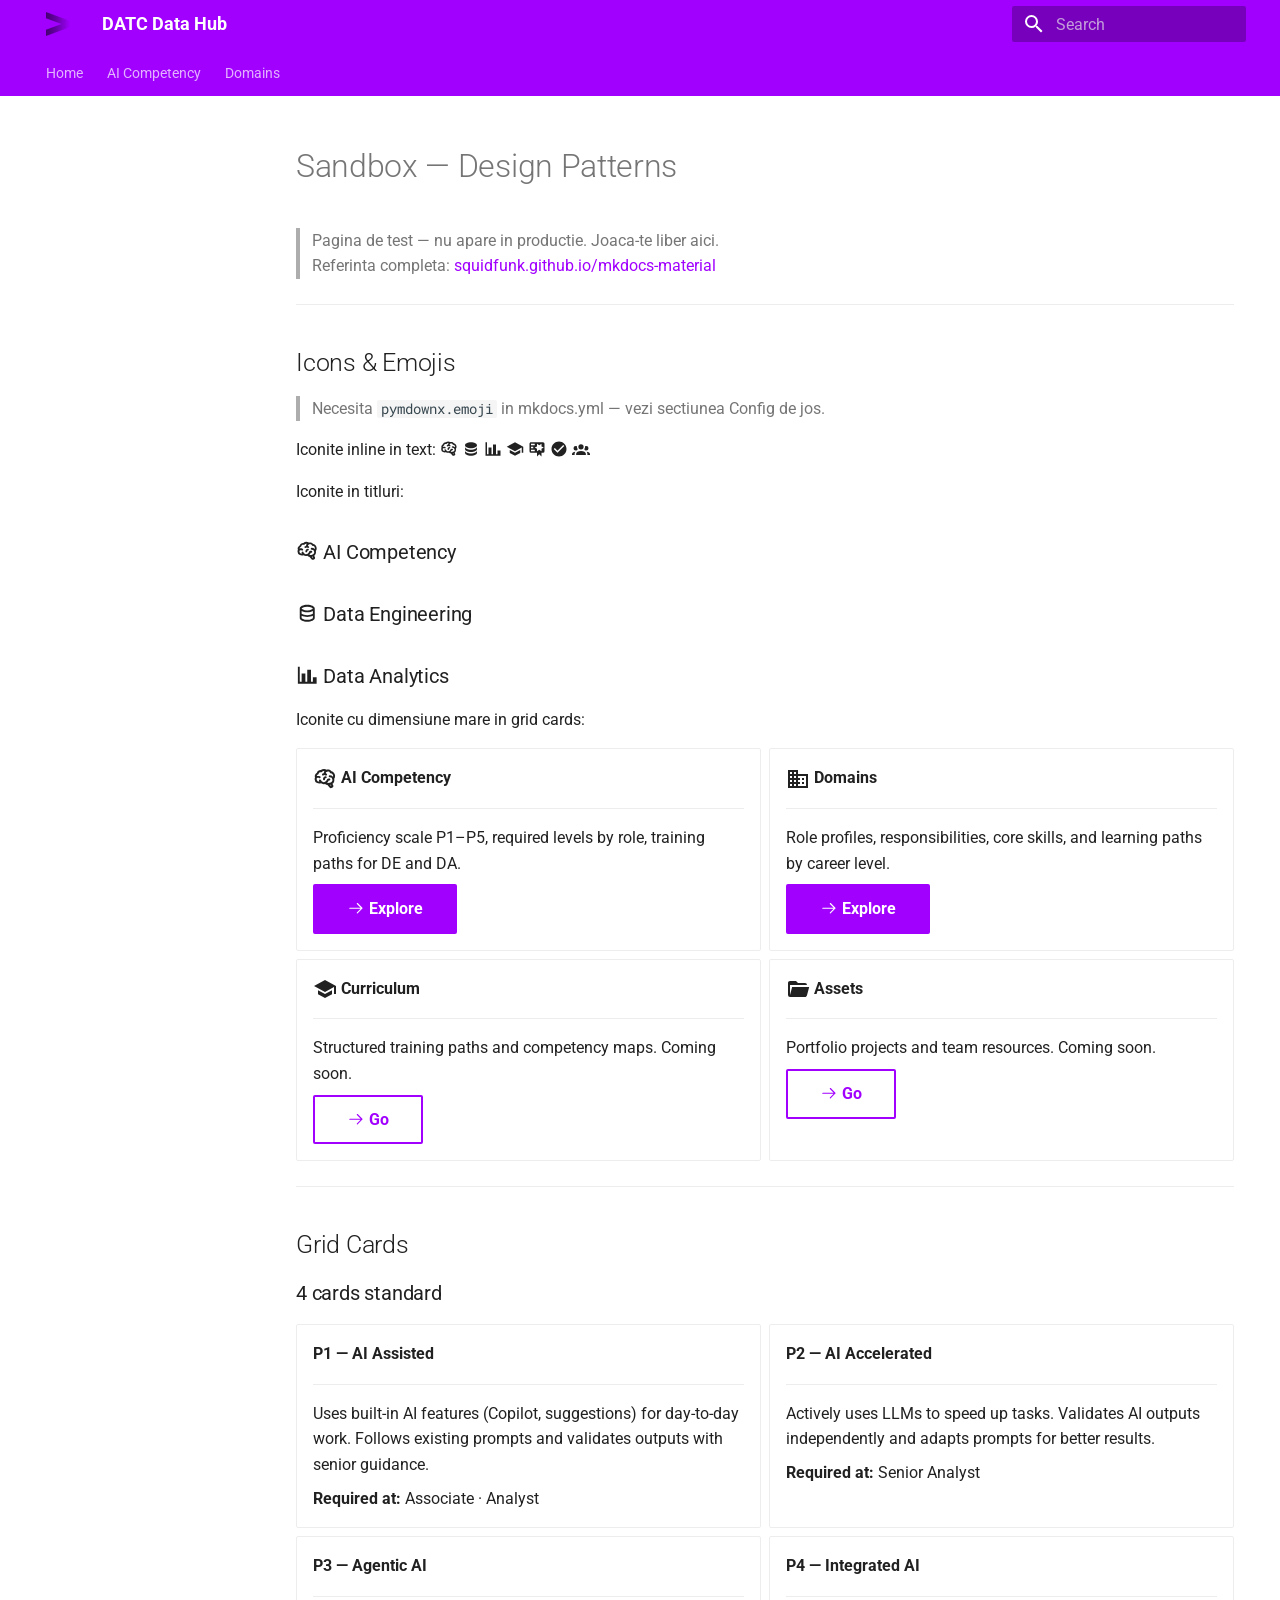
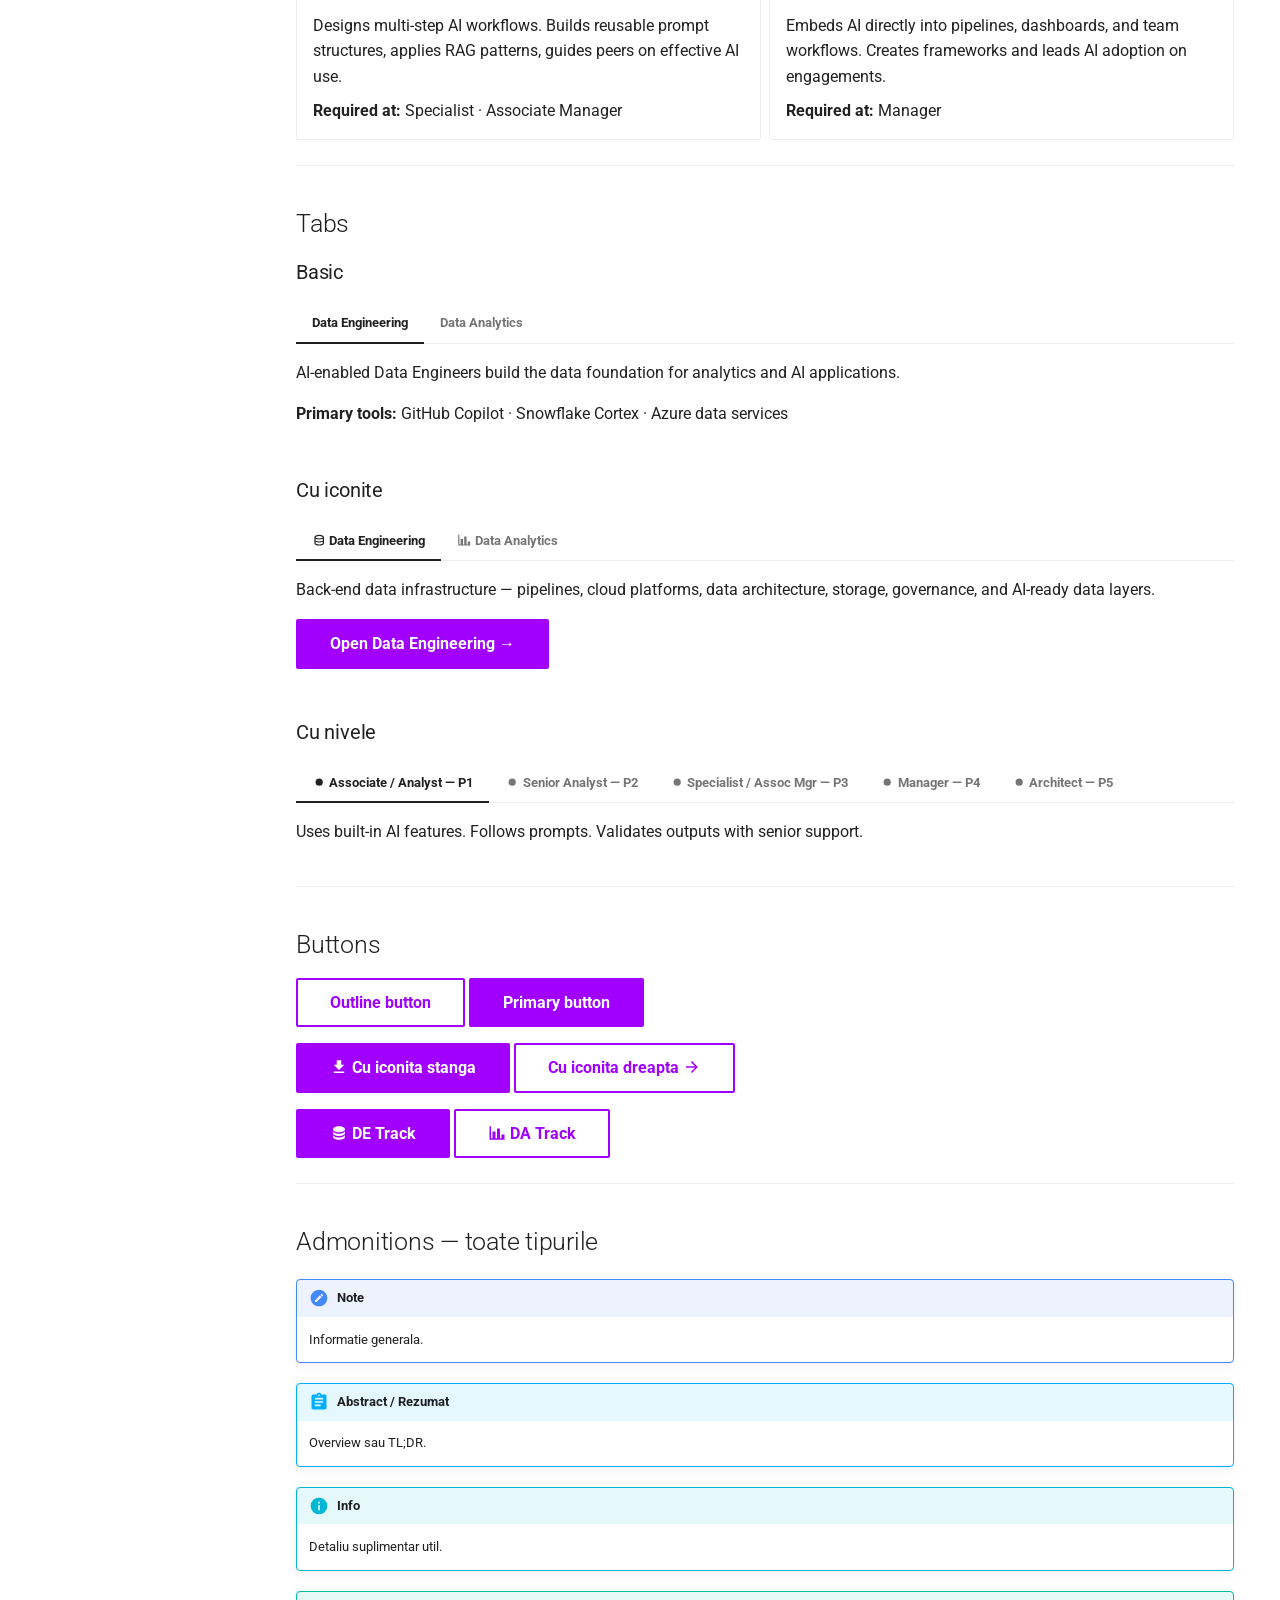
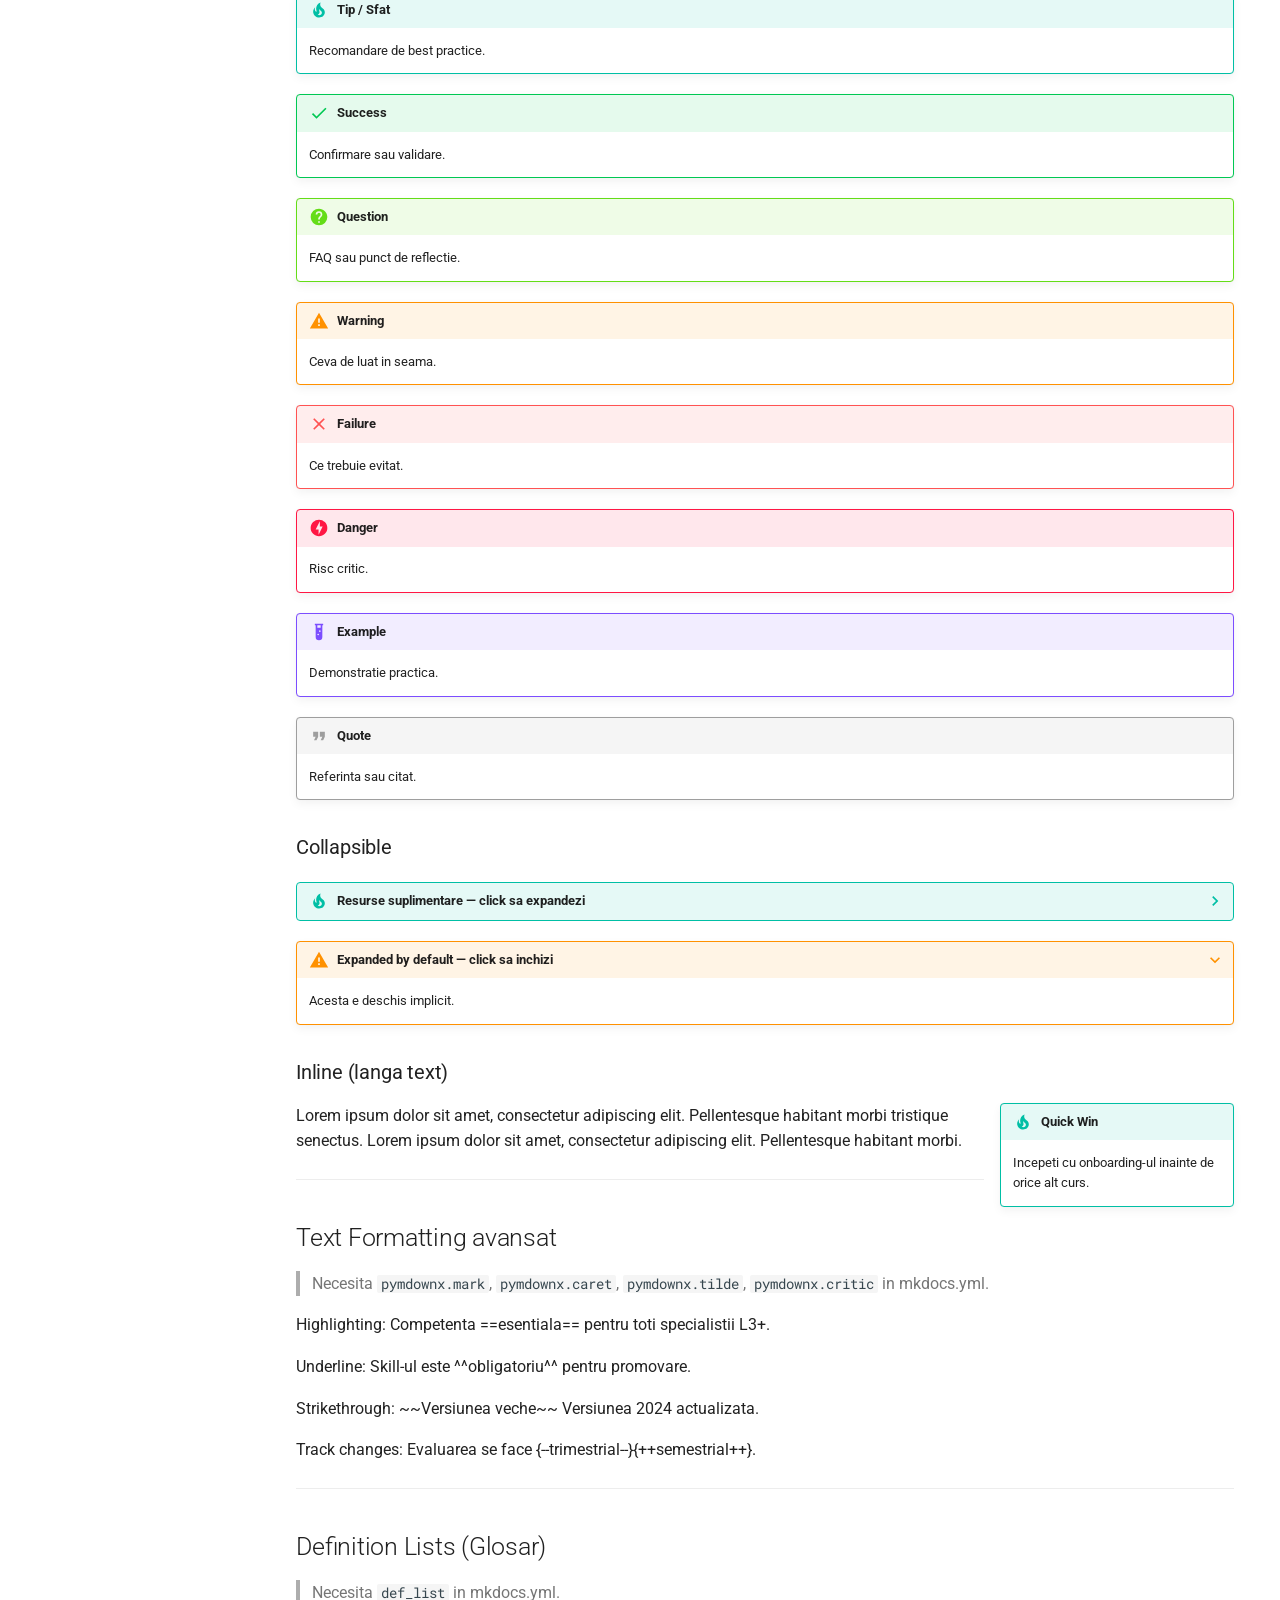
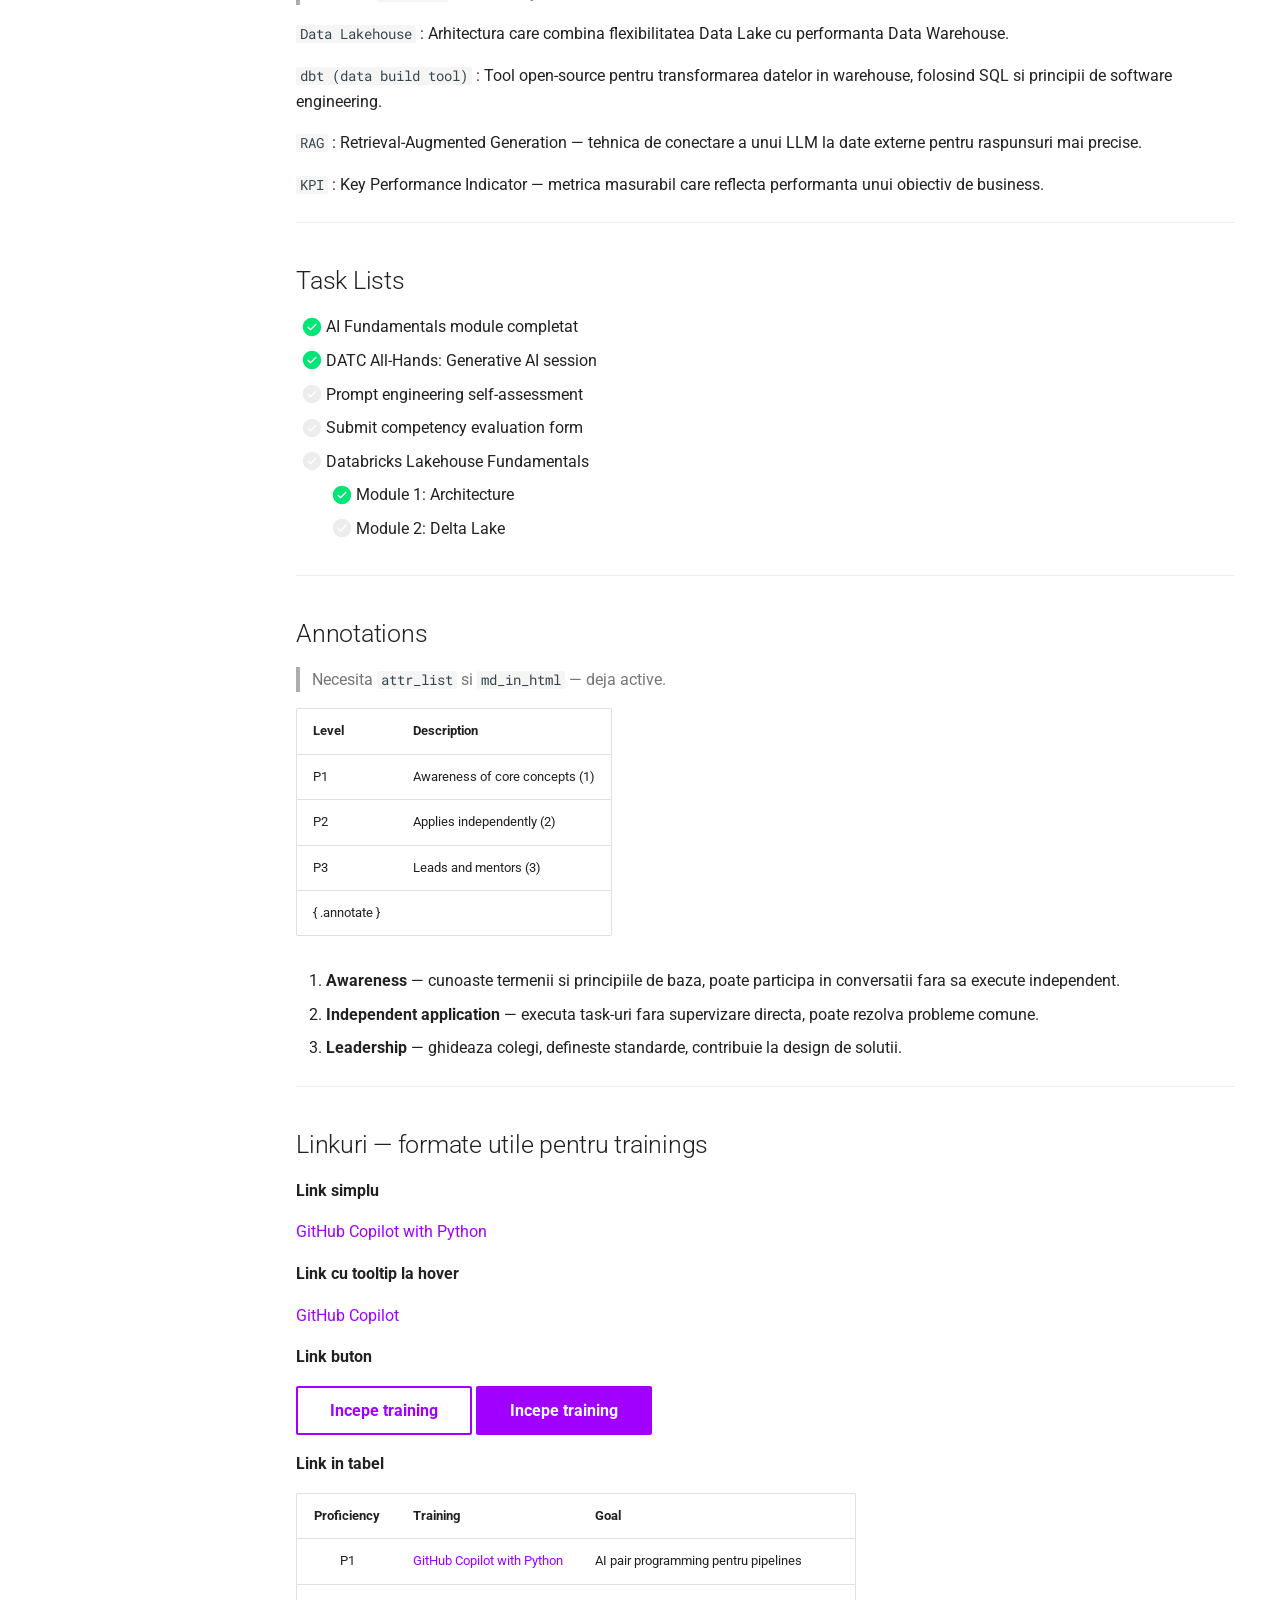
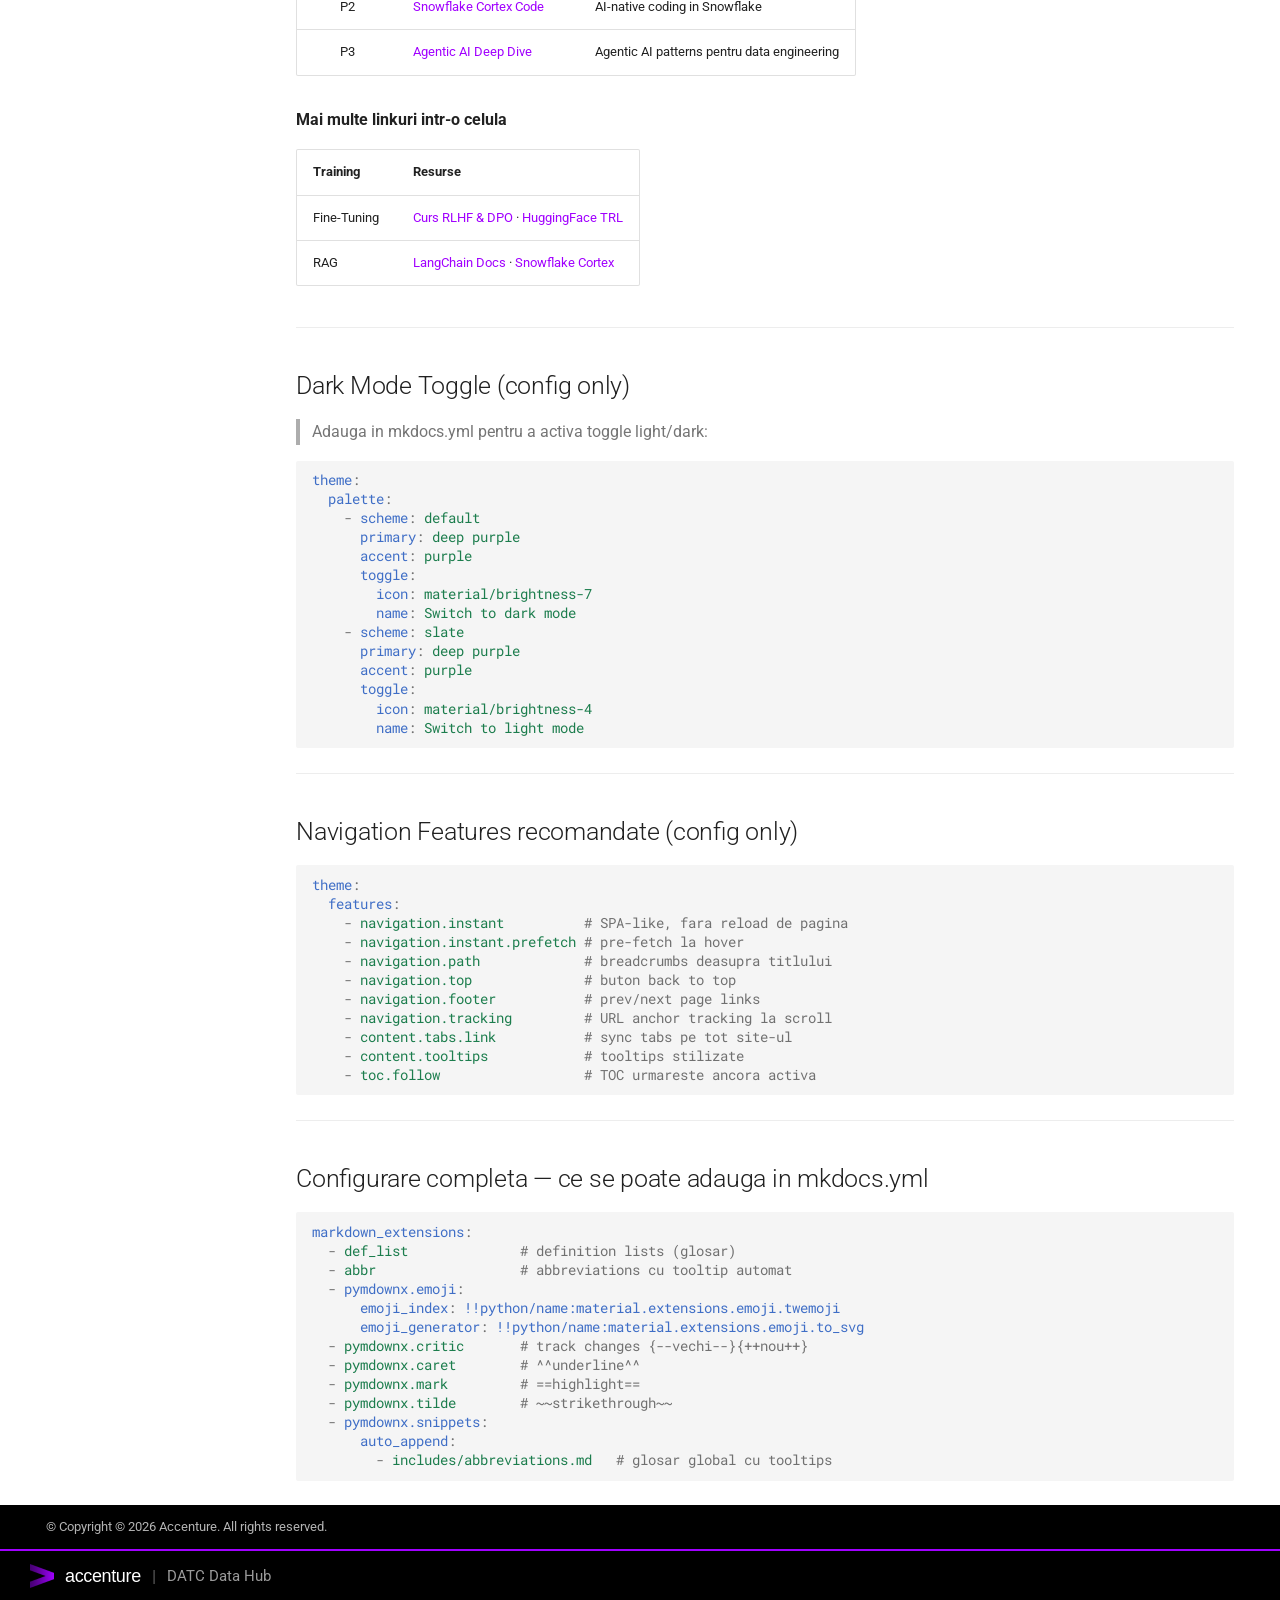
<file: working/sandbox/index.html>
<!doctype html>
<html lang="en" class="no-js">
  <head>
    
      <meta charset="utf-8">
      <meta name="viewport" content="width=device-width,initial-scale=1">
      
        <meta name="description" content="Learning paths and competency frameworks for the DATC Data Platform (DEVI)">
      
      
        <meta name="author" content="DATC Data Platform Team">
      
      
      
      
      
        
      
      
      <link rel="icon" href="../../assets/accenture-favicon.ico">
      <meta name="generator" content="mkdocs-1.6.1, mkdocs-material-9.7.7">
    
    
      
        <title>Sandbox — Design Patterns - DATC Data Hub</title>
      
    
    
      <link rel="stylesheet" href="../../assets/stylesheets/main.ec1eaa64.min.css">
      
        
        <link rel="stylesheet" href="../../assets/stylesheets/palette.ab4e12ef.min.css">
      
      


    
    
      
    
    
      
        
        
        <link rel="preconnect" href="https://fonts.gstatic.com" crossorigin>
        <link rel="stylesheet" href="https://fonts.googleapis.com/css?family=Roboto:300,300i,400,400i,700,700i%7CRoboto+Mono:400,400i,700,700i&display=fallback">
        <style>:root{--md-text-font:"Roboto";--md-code-font:"Roboto Mono"}</style>
      
    
    
      <link rel="stylesheet" href="../../stylesheets/accenture.css">
    
    <script>__md_scope=new URL("../..",location),__md_hash=e=>[...e].reduce(((e,_)=>(e<<5)-e+_.charCodeAt(0)),0),__md_get=(e,_=localStorage,t=__md_scope)=>JSON.parse(_.getItem(t.pathname+"."+e)),__md_set=(e,_,t=localStorage,a=__md_scope)=>{try{t.setItem(a.pathname+"."+e,JSON.stringify(_))}catch(e){}}</script>
    
      

    
    
  </head>
  
  
    
    
    
    
    
    <body dir="ltr" data-md-color-scheme="default" data-md-color-primary="deep-purple" data-md-color-accent="deep-purple">
  
    
    <input class="md-toggle" data-md-toggle="drawer" type="checkbox" id="__drawer" autocomplete="off">
    <input class="md-toggle" data-md-toggle="search" type="checkbox" id="__search" autocomplete="off">
    <label class="md-overlay" for="__drawer"></label>
    <div data-md-component="skip">
      
        
        <a href="#sandbox-design-patterns" class="md-skip">
          Skip to content
        </a>
      
    </div>
    <div data-md-component="announce">
      
    </div>
    
    
      

<header class="md-header" data-md-component="header">
  <nav class="md-header__inner md-grid" aria-label="Header">
    <a href="../.." title="DATC Data Hub" class="md-header__button md-logo" aria-label="DATC Data Hub" data-md-component="logo">
      
  <img src="../../assets/accenture-logo.png" alt="logo">

    </a>
    <label class="md-header__button md-icon" for="__drawer">
      
      <svg xmlns="http://www.w3.org/2000/svg" viewBox="0 0 24 24"><path d="M3 6h18v2H3zm0 5h18v2H3zm0 5h18v2H3z"/></svg>
    </label>
    <div class="md-header__title" data-md-component="header-title">
      <div class="md-header__ellipsis">
        <div class="md-header__topic">
          <span class="md-ellipsis">
            DATC Data Hub
          </span>
        </div>
        <div class="md-header__topic" data-md-component="header-topic">
          <span class="md-ellipsis">
            
              Sandbox — Design Patterns
            
          </span>
        </div>
      </div>
    </div>
    
      
    
    
    
    
      
      
        <label class="md-header__button md-icon" for="__search">
          
          <svg xmlns="http://www.w3.org/2000/svg" viewBox="0 0 24 24"><path d="M9.5 3A6.5 6.5 0 0 1 16 9.5c0 1.61-.59 3.09-1.56 4.23l.27.27h.79l5 5-1.5 1.5-5-5v-.79l-.27-.27A6.52 6.52 0 0 1 9.5 16 6.5 6.5 0 0 1 3 9.5 6.5 6.5 0 0 1 9.5 3m0 2C7 5 5 7 5 9.5S7 14 9.5 14 14 12 14 9.5 12 5 9.5 5"/></svg>
        </label>
        <div class="md-search" data-md-component="search" role="dialog">
  <label class="md-search__overlay" for="__search"></label>
  <div class="md-search__inner" role="search">
    <form class="md-search__form" name="search">
      <input type="text" class="md-search__input" name="query" aria-label="Search" placeholder="Search" autocapitalize="off" autocorrect="off" autocomplete="off" spellcheck="false" data-md-component="search-query" required>
      <label class="md-search__icon md-icon" for="__search">
        
        <svg xmlns="http://www.w3.org/2000/svg" viewBox="0 0 24 24"><path d="M9.5 3A6.5 6.5 0 0 1 16 9.5c0 1.61-.59 3.09-1.56 4.23l.27.27h.79l5 5-1.5 1.5-5-5v-.79l-.27-.27A6.52 6.52 0 0 1 9.5 16 6.5 6.5 0 0 1 3 9.5 6.5 6.5 0 0 1 9.5 3m0 2C7 5 5 7 5 9.5S7 14 9.5 14 14 12 14 9.5 12 5 9.5 5"/></svg>
        
        <svg xmlns="http://www.w3.org/2000/svg" viewBox="0 0 24 24"><path d="M20 11v2H8l5.5 5.5-1.42 1.42L4.16 12l7.92-7.92L13.5 5.5 8 11z"/></svg>
      </label>
      <nav class="md-search__options" aria-label="Search">
        
        <button type="reset" class="md-search__icon md-icon" title="Clear" aria-label="Clear" tabindex="-1">
          
          <svg xmlns="http://www.w3.org/2000/svg" viewBox="0 0 24 24"><path d="M19 6.41 17.59 5 12 10.59 6.41 5 5 6.41 10.59 12 5 17.59 6.41 19 12 13.41 17.59 19 19 17.59 13.41 12z"/></svg>
        </button>
      </nav>
      
        <div class="md-search__suggest" data-md-component="search-suggest"></div>
      
    </form>
    <div class="md-search__output">
      <div class="md-search__scrollwrap" tabindex="0" data-md-scrollfix>
        <div class="md-search-result" data-md-component="search-result">
          <div class="md-search-result__meta">
            Initializing search
          </div>
          <ol class="md-search-result__list" role="presentation"></ol>
        </div>
      </div>
    </div>
  </div>
</div>
      
    
    
  </nav>
  
</header>
    
    <div class="md-container" data-md-component="container">
      
      
        
          
            
<nav class="md-tabs" aria-label="Tabs" data-md-component="tabs">
  <div class="md-grid">
    <ul class="md-tabs__list">
      
        
  
  
  
  
    <li class="md-tabs__item">
      <a href="../.." class="md-tabs__link">
        
  
  
    
  
  Home

      </a>
    </li>
  

      
        
  
  
  
  
    
    
      <li class="md-tabs__item">
        <a href="../../ai-competency/" class="md-tabs__link">
          
  
  
    
  
  AI Competency

        </a>
      </li>
    
  

      
        
  
  
  
  
    
    
      <li class="md-tabs__item">
        <a href="../../domains/" class="md-tabs__link">
          
  
  
    
  
  Domains

        </a>
      </li>
    
  

      
    </ul>
  </div>
</nav>
          
        
      
      <main class="md-main" data-md-component="main">
        <div class="md-main__inner md-grid">
          
            
              
              <div class="md-sidebar md-sidebar--primary" data-md-component="sidebar" data-md-type="navigation" >
                <div class="md-sidebar__scrollwrap">
                  <div class="md-sidebar__inner">
                    


  


  

<nav class="md-nav md-nav--primary md-nav--lifted md-nav--integrated" aria-label="Navigation" data-md-level="0">
  <label class="md-nav__title" for="__drawer">
    <a href="../.." title="DATC Data Hub" class="md-nav__button md-logo" aria-label="DATC Data Hub" data-md-component="logo">
      
  <img src="../../assets/accenture-logo.png" alt="logo">

    </a>
    DATC Data Hub
  </label>
  
  <ul class="md-nav__list" data-md-scrollfix>
    
      
      
  
  
  
  
    <li class="md-nav__item">
      <a href="../.." class="md-nav__link">
        
  
  
  <span class="md-ellipsis">
    
  
    Home
  

    
  </span>
  
  

      </a>
    </li>
  

    
      
      
  
  
  
  
    
    
      
        
          
        
      
        
      
        
      
    
    
    
      
      
        
      
    
    
    <li class="md-nav__item md-nav__item--nested">
      
        
        
          
        
        <input class="md-nav__toggle md-toggle md-toggle--indeterminate" type="checkbox" id="__nav_2" >
        
          
          <div class="md-nav__link md-nav__container">
            <a href="../../ai-competency/" class="md-nav__link ">
              
  
  
  <span class="md-ellipsis">
    
  
    AI Competency
  

    
  </span>
  
  

            </a>
            
              
              <label class="md-nav__link " for="__nav_2" id="__nav_2_label" tabindex="0">
                <span class="md-nav__icon md-icon"></span>
              </label>
            
          </div>
        
        <nav class="md-nav" data-md-level="1" aria-labelledby="__nav_2_label" aria-expanded="false">
          <label class="md-nav__title" for="__nav_2">
            <span class="md-nav__icon md-icon"></span>
            
  
    AI Competency
  

          </label>
          <ul class="md-nav__list" data-md-scrollfix>
            
              
            
              
                
  
  
  
  
    <li class="md-nav__item">
      <a href="../../ai-competency/ai-data-engineering/" class="md-nav__link">
        
  
  
  <span class="md-ellipsis">
    
  
    AI Data Engineering
  

    
  </span>
  
  

      </a>
    </li>
  

              
            
              
                
  
  
  
  
    <li class="md-nav__item">
      <a href="../../ai-competency/ai-data-analytics/" class="md-nav__link">
        
  
  
  <span class="md-ellipsis">
    
  
    AI Data Analytics
  

    
  </span>
  
  

      </a>
    </li>
  

              
            
          </ul>
        </nav>
      
    </li>
  

    
      
      
  
  
  
  
    
    
      
        
          
        
      
        
      
        
      
        
      
    
    
    
      
      
        
      
    
    
    <li class="md-nav__item md-nav__item--nested">
      
        
        
          
        
        <input class="md-nav__toggle md-toggle md-toggle--indeterminate" type="checkbox" id="__nav_3" >
        
          
          <div class="md-nav__link md-nav__container">
            <a href="../../domains/" class="md-nav__link ">
              
  
  
  <span class="md-ellipsis">
    
  
    Domains
  

    
  </span>
  
  

            </a>
            
              
              <label class="md-nav__link " for="__nav_3" id="__nav_3_label" tabindex="0">
                <span class="md-nav__icon md-icon"></span>
              </label>
            
          </div>
        
        <nav class="md-nav" data-md-level="1" aria-labelledby="__nav_3_label" aria-expanded="false">
          <label class="md-nav__title" for="__nav_3">
            <span class="md-nav__icon md-icon"></span>
            
  
    Domains
  

          </label>
          <ul class="md-nav__list" data-md-scrollfix>
            
              
            
              
                
  
  
  
  
    <li class="md-nav__item">
      <a href="../../domains/data-engineering/" class="md-nav__link">
        
  
  
  <span class="md-ellipsis">
    
  
    Data Engineering
  

    
  </span>
  
  

      </a>
    </li>
  

              
            
              
                
  
  
  
  
    <li class="md-nav__item">
      <a href="../../domains/data-analytics/" class="md-nav__link">
        
  
  
  <span class="md-ellipsis">
    
  
    Data Analytics
  

    
  </span>
  
  

      </a>
    </li>
  

              
            
              
                
  
  
  
  
    <li class="md-nav__item">
      <a href="../../assets/" class="md-nav__link">
        
  
  
  <span class="md-ellipsis">
    
  
    Assets
  

    
  </span>
  
  

      </a>
    </li>
  

              
            
          </ul>
        </nav>
      
    </li>
  

    
  </ul>
</nav>
                  </div>
                </div>
              </div>
            
            
          
          
            <div class="md-content" data-md-component="content">
              
              <article class="md-content__inner md-typeset">
                
                  



<h1 id="sandbox-design-patterns">Sandbox — Design Patterns</h1>
<blockquote>
<p>Pagina de test — nu apare in productie. Joaca-te liber aici.<br />
Referinta completa: <a href="https://squidfunk.github.io/mkdocs-material/">squidfunk.github.io/mkdocs-material</a></p>
</blockquote>
<hr />
<h2 id="icons-emojis">Icons &amp; Emojis</h2>
<blockquote>
<p>Necesita <code>pymdownx.emoji</code> in mkdocs.yml — vezi sectiunea Config de jos.</p>
</blockquote>
<p>Iconite inline in text: <span class="twemoji"><svg xmlns="http://www.w3.org/2000/svg" viewBox="0 0 24 24"><path d="M21.33 12.91c.09 1.55-.62 3.04-1.89 3.95l.77 1.49c.23.45.26.98.06 1.45-.19.47-.58.84-1.06 1l-.79.25a1.687 1.687 0 0 1-1.86-.55L14.44 18c-.89-.15-1.73-.53-2.44-1.1-.5.15-1 .23-1.5.23-.88 0-1.76-.27-2.5-.79-.53.16-1.07.23-1.62.22-.79.01-1.57-.15-2.3-.45a4.1 4.1 0 0 1-2.43-3.61c-.08-.72.04-1.45.35-2.11-.29-.75-.32-1.57-.07-2.33C2.3 7.11 3 6.32 3.87 5.82c.58-1.69 2.21-2.82 4-2.7 1.6-1.5 4.05-1.66 5.83-.37.42-.11.86-.17 1.3-.17 1.36-.03 2.65.57 3.5 1.64 2.04.53 3.5 2.35 3.58 4.47.05 1.11-.25 2.2-.86 3.13.07.36.11.72.11 1.09m-5-1.41c.57.07 1.02.5 1.02 1.07a1 1 0 0 1-1 1h-.63c-.32.9-.88 1.69-1.62 2.29.25.09.51.14.77.21 5.13-.07 4.53-3.2 4.53-3.25a2.59 2.59 0 0 0-2.69-2.49 1 1 0 0 1-1-1 1 1 0 0 1 1-1c1.23.03 2.41.49 3.33 1.3.05-.29.08-.59.08-.89-.06-1.24-.62-2.32-2.87-2.53-1.25-2.96-4.4-1.32-4.4-.4-.03.23.21.72.25.75a1 1 0 0 1 1 1c0 .55-.45 1-1 1-.53-.02-1.03-.22-1.43-.56-.48.31-1.03.5-1.6.56-.57.05-1.04-.35-1.07-.9a.97.97 0 0 1 .88-1.1c.16-.02.94-.14.94-.77 0-.66.25-1.29.68-1.79-.92-.25-1.91.08-2.91 1.29C6.75 5 6 5.25 5.45 7.2 4.5 7.67 4 8 3.78 9c1.08-.22 2.19-.13 3.22.25.5.19.78.75.59 1.29-.19.52-.77.78-1.29.59-.73-.32-1.55-.34-2.3-.06-.32.27-.32.83-.32 1.27 0 .74.37 1.43 1 1.83.53.27 1.12.41 1.71.4q-.225-.39-.39-.81a1.038 1.038 0 0 1 1.96-.68c.4 1.14 1.42 1.92 2.62 2.05 1.37-.07 2.59-.88 3.19-2.13.23-1.38 1.34-1.5 2.56-1.5m2 7.47-.62-1.3-.71.16 1 1.25zm-4.65-8.61a1 1 0 0 0-.91-1.03c-.71-.04-1.4.2-1.93.67-.57.58-.87 1.38-.84 2.19a1 1 0 0 0 1 1c.57 0 1-.45 1-1 0-.27.07-.54.23-.76.12-.1.27-.15.43-.15.55.03 1.02-.38 1.02-.92"/></svg></span> <span class="twemoji"><svg xmlns="http://www.w3.org/2000/svg" viewBox="0 0 24 24"><path d="M12 3C7.58 3 4 4.79 4 7s3.58 4 8 4 8-1.79 8-4-3.58-4-8-4M4 9v3c0 2.21 3.58 4 8 4s8-1.79 8-4V9c0 2.21-3.58 4-8 4s-8-1.79-8-4m0 5v3c0 2.21 3.58 4 8 4s8-1.79 8-4v-3c0 2.21-3.58 4-8 4s-8-1.79-8-4"/></svg></span> <span class="twemoji"><svg xmlns="http://www.w3.org/2000/svg" viewBox="0 0 24 24"><path d="M22 21H2V3h2v16h2v-9h4v9h2V6h4v13h2v-5h4z"/></svg></span> <span class="twemoji"><svg xmlns="http://www.w3.org/2000/svg" viewBox="0 0 24 24"><path d="M12 3 1 9l11 6 9-4.91V17h2V9M5 13.18v4L12 21l7-3.82v-4L12 17z"/></svg></span> <span class="twemoji"><svg xmlns="http://www.w3.org/2000/svg" viewBox="0 0 24 24"><path d="M4 3c-1.11 0-2 .89-2 2v10a2 2 0 0 0 2 2h8v5l3-3 3 3v-5h2a2 2 0 0 0 2-2V5a2 2 0 0 0-2-2H4m8 2 3 2 3-2v3.5l3 1.5-3 1.5V15l-3-2-3 2v-3.5L9 10l3-1.5zM4 5h5v2H4zm0 4h3v2H4zm0 4h5v2H4z"/></svg></span> <span class="twemoji"><svg xmlns="http://www.w3.org/2000/svg" viewBox="0 0 24 24"><path d="M12 2C6.5 2 2 6.5 2 12s4.5 10 10 10 10-4.5 10-10S17.5 2 12 2m-2 15-5-5 1.41-1.41L10 14.17l7.59-7.59L19 8z"/></svg></span> <span class="twemoji"><svg xmlns="http://www.w3.org/2000/svg" viewBox="0 0 24 24"><path d="M12 5.5A3.5 3.5 0 0 1 15.5 9a3.5 3.5 0 0 1-3.5 3.5A3.5 3.5 0 0 1 8.5 9 3.5 3.5 0 0 1 12 5.5M5 8c.56 0 1.08.15 1.53.42-.15 1.43.27 2.85 1.13 3.96C7.16 13.34 6.16 14 5 14a3 3 0 0 1-3-3 3 3 0 0 1 3-3m14 0a3 3 0 0 1 3 3 3 3 0 0 1-3 3c-1.16 0-2.16-.66-2.66-1.62a5.54 5.54 0 0 0 1.13-3.96c.45-.27.97-.42 1.53-.42M5.5 18.25c0-2.07 2.91-3.75 6.5-3.75s6.5 1.68 6.5 3.75V20h-13zM0 20v-1.5c0-1.39 1.89-2.56 4.45-2.9-.59.68-.95 1.62-.95 2.65V20zm24 0h-3.5v-1.75c0-1.03-.36-1.97-.95-2.65 2.56.34 4.45 1.51 4.45 2.9z"/></svg></span></p>
<p>Iconite in titluri:</p>
<h3 id="ai-competency"><span class="twemoji"><svg xmlns="http://www.w3.org/2000/svg" viewBox="0 0 24 24"><path d="M21.33 12.91c.09 1.55-.62 3.04-1.89 3.95l.77 1.49c.23.45.26.98.06 1.45-.19.47-.58.84-1.06 1l-.79.25a1.687 1.687 0 0 1-1.86-.55L14.44 18c-.89-.15-1.73-.53-2.44-1.1-.5.15-1 .23-1.5.23-.88 0-1.76-.27-2.5-.79-.53.16-1.07.23-1.62.22-.79.01-1.57-.15-2.3-.45a4.1 4.1 0 0 1-2.43-3.61c-.08-.72.04-1.45.35-2.11-.29-.75-.32-1.57-.07-2.33C2.3 7.11 3 6.32 3.87 5.82c.58-1.69 2.21-2.82 4-2.7 1.6-1.5 4.05-1.66 5.83-.37.42-.11.86-.17 1.3-.17 1.36-.03 2.65.57 3.5 1.64 2.04.53 3.5 2.35 3.58 4.47.05 1.11-.25 2.2-.86 3.13.07.36.11.72.11 1.09m-5-1.41c.57.07 1.02.5 1.02 1.07a1 1 0 0 1-1 1h-.63c-.32.9-.88 1.69-1.62 2.29.25.09.51.14.77.21 5.13-.07 4.53-3.2 4.53-3.25a2.59 2.59 0 0 0-2.69-2.49 1 1 0 0 1-1-1 1 1 0 0 1 1-1c1.23.03 2.41.49 3.33 1.3.05-.29.08-.59.08-.89-.06-1.24-.62-2.32-2.87-2.53-1.25-2.96-4.4-1.32-4.4-.4-.03.23.21.72.25.75a1 1 0 0 1 1 1c0 .55-.45 1-1 1-.53-.02-1.03-.22-1.43-.56-.48.31-1.03.5-1.6.56-.57.05-1.04-.35-1.07-.9a.97.97 0 0 1 .88-1.1c.16-.02.94-.14.94-.77 0-.66.25-1.29.68-1.79-.92-.25-1.91.08-2.91 1.29C6.75 5 6 5.25 5.45 7.2 4.5 7.67 4 8 3.78 9c1.08-.22 2.19-.13 3.22.25.5.19.78.75.59 1.29-.19.52-.77.78-1.29.59-.73-.32-1.55-.34-2.3-.06-.32.27-.32.83-.32 1.27 0 .74.37 1.43 1 1.83.53.27 1.12.41 1.71.4q-.225-.39-.39-.81a1.038 1.038 0 0 1 1.96-.68c.4 1.14 1.42 1.92 2.62 2.05 1.37-.07 2.59-.88 3.19-2.13.23-1.38 1.34-1.5 2.56-1.5m2 7.47-.62-1.3-.71.16 1 1.25zm-4.65-8.61a1 1 0 0 0-.91-1.03c-.71-.04-1.4.2-1.93.67-.57.58-.87 1.38-.84 2.19a1 1 0 0 0 1 1c.57 0 1-.45 1-1 0-.27.07-.54.23-.76.12-.1.27-.15.43-.15.55.03 1.02-.38 1.02-.92"/></svg></span> AI Competency</h3>
<h3 id="data-engineering"><span class="twemoji"><svg xmlns="http://www.w3.org/2000/svg" viewBox="0 0 24 24"><path d="M12 3C7.58 3 4 4.79 4 7v10c0 2.21 3.59 4 8 4s8-1.79 8-4V7c0-2.21-3.58-4-8-4m6 14c0 .5-2.13 2-6 2s-6-1.5-6-2v-2.23c1.61.78 3.72 1.23 6 1.23s4.39-.45 6-1.23zm0-4.55c-1.3.95-3.58 1.55-6 1.55s-4.7-.6-6-1.55V9.64c1.47.83 3.61 1.36 6 1.36s4.53-.53 6-1.36zM12 9C8.13 9 6 7.5 6 7s2.13-2 6-2 6 1.5 6 2-2.13 2-6 2"/></svg></span> Data Engineering</h3>
<h3 id="data-analytics"><span class="twemoji"><svg xmlns="http://www.w3.org/2000/svg" viewBox="0 0 24 24"><path d="M22 21H2V3h2v16h2v-9h4v9h2V6h4v13h2v-5h4z"/></svg></span> Data Analytics</h3>
<p>Iconite cu dimensiune mare in grid cards:</p>
<div class="grid cards">
<ul>
<li>
<p><span class="twemoji lg middle"><svg xmlns="http://www.w3.org/2000/svg" viewBox="0 0 24 24"><path d="M21.33 12.91c.09 1.55-.62 3.04-1.89 3.95l.77 1.49c.23.45.26.98.06 1.45-.19.47-.58.84-1.06 1l-.79.25a1.687 1.687 0 0 1-1.86-.55L14.44 18c-.89-.15-1.73-.53-2.44-1.1-.5.15-1 .23-1.5.23-.88 0-1.76-.27-2.5-.79-.53.16-1.07.23-1.62.22-.79.01-1.57-.15-2.3-.45a4.1 4.1 0 0 1-2.43-3.61c-.08-.72.04-1.45.35-2.11-.29-.75-.32-1.57-.07-2.33C2.3 7.11 3 6.32 3.87 5.82c.58-1.69 2.21-2.82 4-2.7 1.6-1.5 4.05-1.66 5.83-.37.42-.11.86-.17 1.3-.17 1.36-.03 2.65.57 3.5 1.64 2.04.53 3.5 2.35 3.58 4.47.05 1.11-.25 2.2-.86 3.13.07.36.11.72.11 1.09m-5-1.41c.57.07 1.02.5 1.02 1.07a1 1 0 0 1-1 1h-.63c-.32.9-.88 1.69-1.62 2.29.25.09.51.14.77.21 5.13-.07 4.53-3.2 4.53-3.25a2.59 2.59 0 0 0-2.69-2.49 1 1 0 0 1-1-1 1 1 0 0 1 1-1c1.23.03 2.41.49 3.33 1.3.05-.29.08-.59.08-.89-.06-1.24-.62-2.32-2.87-2.53-1.25-2.96-4.4-1.32-4.4-.4-.03.23.21.72.25.75a1 1 0 0 1 1 1c0 .55-.45 1-1 1-.53-.02-1.03-.22-1.43-.56-.48.31-1.03.5-1.6.56-.57.05-1.04-.35-1.07-.9a.97.97 0 0 1 .88-1.1c.16-.02.94-.14.94-.77 0-.66.25-1.29.68-1.79-.92-.25-1.91.08-2.91 1.29C6.75 5 6 5.25 5.45 7.2 4.5 7.67 4 8 3.78 9c1.08-.22 2.19-.13 3.22.25.5.19.78.75.59 1.29-.19.52-.77.78-1.29.59-.73-.32-1.55-.34-2.3-.06-.32.27-.32.83-.32 1.27 0 .74.37 1.43 1 1.83.53.27 1.12.41 1.71.4q-.225-.39-.39-.81a1.038 1.038 0 0 1 1.96-.68c.4 1.14 1.42 1.92 2.62 2.05 1.37-.07 2.59-.88 3.19-2.13.23-1.38 1.34-1.5 2.56-1.5m2 7.47-.62-1.3-.71.16 1 1.25zm-4.65-8.61a1 1 0 0 0-.91-1.03c-.71-.04-1.4.2-1.93.67-.57.58-.87 1.38-.84 2.19a1 1 0 0 0 1 1c.57 0 1-.45 1-1 0-.27.07-.54.23-.76.12-.1.27-.15.43-.15.55.03 1.02-.38 1.02-.92"/></svg></span> <strong>AI Competency</strong></p>
<hr />
<p>Proficiency scale P1–P5, required levels by role, training paths for DE and DA.</p>
<p><a class="md-button md-button--primary" href="../../ai-competency/"><span class="twemoji"><svg xmlns="http://www.w3.org/2000/svg" viewBox="0 0 24 24"><path d="M13.22 19.03a.75.75 0 0 1 0-1.06L18.19 13H3.75a.75.75 0 0 1 0-1.5h14.44l-4.97-4.97a.749.749 0 0 1 .326-1.275.75.75 0 0 1 .734.215l6.25 6.25a.75.75 0 0 1 0 1.06l-6.25 6.25a.75.75 0 0 1-1.06 0"/></svg></span> Explore</a></p>
</li>
<li>
<p><span class="twemoji lg middle"><svg xmlns="http://www.w3.org/2000/svg" viewBox="0 0 24 24"><path d="M18 15h-2v2h2m0-6h-2v2h2m2 6h-8v-2h2v-2h-2v-2h2v-2h-2V9h8M10 7H8V5h2m0 6H8V9h2m0 6H8v-2h2m0 6H8v-2h2M6 7H4V5h2m0 6H4V9h2m0 6H4v-2h2m0 6H4v-2h2m6-10V3H2v18h20V7z"/></svg></span> <strong>Domains</strong></p>
<hr />
<p>Role profiles, responsibilities, core skills, and learning paths by career level.</p>
<p><a class="md-button md-button--primary" href="../../domains/"><span class="twemoji"><svg xmlns="http://www.w3.org/2000/svg" viewBox="0 0 24 24"><path d="M13.22 19.03a.75.75 0 0 1 0-1.06L18.19 13H3.75a.75.75 0 0 1 0-1.5h14.44l-4.97-4.97a.749.749 0 0 1 .326-1.275.75.75 0 0 1 .734.215l6.25 6.25a.75.75 0 0 1 0 1.06l-6.25 6.25a.75.75 0 0 1-1.06 0"/></svg></span> Explore</a></p>
</li>
<li>
<p><span class="twemoji lg middle"><svg xmlns="http://www.w3.org/2000/svg" viewBox="0 0 24 24"><path d="M12 3 1 9l11 6 9-4.91V17h2V9M5 13.18v4L12 21l7-3.82v-4L12 17z"/></svg></span> <strong>Curriculum</strong></p>
<hr />
<p>Structured training paths and competency maps. Coming soon.</p>
<p><a class="md-button" href="../../curriculum/"><span class="twemoji"><svg xmlns="http://www.w3.org/2000/svg" viewBox="0 0 24 24"><path d="M13.22 19.03a.75.75 0 0 1 0-1.06L18.19 13H3.75a.75.75 0 0 1 0-1.5h14.44l-4.97-4.97a.749.749 0 0 1 .326-1.275.75.75 0 0 1 .734.215l6.25 6.25a.75.75 0 0 1 0 1.06l-6.25 6.25a.75.75 0 0 1-1.06 0"/></svg></span> Go</a></p>
</li>
<li>
<p><span class="twemoji lg middle"><svg xmlns="http://www.w3.org/2000/svg" viewBox="0 0 24 24"><path d="M19 20H4a2 2 0 0 1-2-2V6c0-1.11.89-2 2-2h6l2 2h7a2 2 0 0 1 2 2H4v10l2.14-8h17.07l-2.28 8.5c-.23.87-1.01 1.5-1.93 1.5"/></svg></span> <strong>Assets</strong></p>
<hr />
<p>Portfolio projects and team resources. Coming soon.</p>
<p><a class="md-button" href="../../assets/"><span class="twemoji"><svg xmlns="http://www.w3.org/2000/svg" viewBox="0 0 24 24"><path d="M13.22 19.03a.75.75 0 0 1 0-1.06L18.19 13H3.75a.75.75 0 0 1 0-1.5h14.44l-4.97-4.97a.749.749 0 0 1 .326-1.275.75.75 0 0 1 .734.215l6.25 6.25a.75.75 0 0 1 0 1.06l-6.25 6.25a.75.75 0 0 1-1.06 0"/></svg></span> Go</a></p>
</li>
</ul>
</div>
<hr />
<h2 id="grid-cards">Grid Cards</h2>
<h3 id="4-cards-standard">4 cards standard</h3>
<div class="grid cards">
<ul>
<li>
<p><strong>P1 — AI Assisted</strong></p>
<hr />
<p>Uses built-in AI features (Copilot, suggestions) for day-to-day work. Follows existing prompts and validates outputs with senior guidance.</p>
<p><strong>Required at:</strong> Associate · Analyst</p>
</li>
<li>
<p><strong>P2 — AI Accelerated</strong></p>
<hr />
<p>Actively uses LLMs to speed up tasks. Validates AI outputs independently and adapts prompts for better results.</p>
<p><strong>Required at:</strong> Senior Analyst</p>
</li>
<li>
<p><strong>P3 — Agentic AI</strong></p>
<hr />
<p>Designs multi-step AI workflows. Builds reusable prompt structures, applies RAG patterns, guides peers on effective AI use.</p>
<p><strong>Required at:</strong> Specialist · Associate Manager</p>
</li>
<li>
<p><strong>P4 — Integrated AI</strong></p>
<hr />
<p>Embeds AI directly into pipelines, dashboards, and team workflows. Creates frameworks and leads AI adoption on engagements.</p>
<p><strong>Required at:</strong> Manager</p>
</li>
</ul>
</div>
<hr />
<h2 id="tabs">Tabs</h2>
<h3 id="basic">Basic</h3>
<div class="tabbed-set tabbed-alternate" data-tabs="1:2"><input checked="checked" id="__tabbed_1_1" name="__tabbed_1" type="radio" /><input id="__tabbed_1_2" name="__tabbed_1" type="radio" /><div class="tabbed-labels"><label for="__tabbed_1_1">Data Engineering</label><label for="__tabbed_1_2">Data Analytics</label></div>
<div class="tabbed-content">
<div class="tabbed-block">
<p>AI-enabled Data Engineers build the data foundation for analytics and AI applications.</p>
<p><strong>Primary tools:</strong> GitHub Copilot · Snowflake Cortex · Azure data services</p>
</div>
<div class="tabbed-block">
<p>AI-enabled Analytics practitioners accelerate reporting, insight generation, and decision support.</p>
<p><strong>Primary tools:</strong> Power BI Copilot · Fabric Copilot · Tableau AI</p>
</div>
</div>
</div>
<h3 id="cu-iconite">Cu iconite</h3>
<div class="tabbed-set tabbed-alternate" data-tabs="2:2"><input checked="checked" id="__tabbed_2_1" name="__tabbed_2" type="radio" /><input id="__tabbed_2_2" name="__tabbed_2" type="radio" /><div class="tabbed-labels"><label for="__tabbed_2_1"><span class="twemoji"><svg xmlns="http://www.w3.org/2000/svg" viewBox="0 0 24 24"><path d="M12 3C7.58 3 4 4.79 4 7v10c0 2.21 3.59 4 8 4s8-1.79 8-4V7c0-2.21-3.58-4-8-4m6 14c0 .5-2.13 2-6 2s-6-1.5-6-2v-2.23c1.61.78 3.72 1.23 6 1.23s4.39-.45 6-1.23zm0-4.55c-1.3.95-3.58 1.55-6 1.55s-4.7-.6-6-1.55V9.64c1.47.83 3.61 1.36 6 1.36s4.53-.53 6-1.36zM12 9C8.13 9 6 7.5 6 7s2.13-2 6-2 6 1.5 6 2-2.13 2-6 2"/></svg></span> Data Engineering</label><label for="__tabbed_2_2"><span class="twemoji"><svg xmlns="http://www.w3.org/2000/svg" viewBox="0 0 24 24"><path d="M22 21H2V3h2v16h2v-9h4v9h2V6h4v13h2v-5h4z"/></svg></span> Data Analytics</label></div>
<div class="tabbed-content">
<div class="tabbed-block">
<p>Back-end data infrastructure — pipelines, cloud platforms, data architecture, storage, governance, and AI-ready data layers.</p>
<p><a class="md-button md-button--primary" href="../../domains/data-engineering/">Open Data Engineering →</a></p>
</div>
<div class="tabbed-block">
<p>Front-end data delivery — dashboards, semantic models, reporting, data visualisation, and BI architecture.</p>
<p><a class="md-button md-button--primary" href="../../domains/data-analytics/">Open Data Analytics →</a></p>
</div>
</div>
</div>
<h3 id="cu-nivele">Cu nivele</h3>
<div class="tabbed-set tabbed-alternate" data-tabs="3:5"><input checked="checked" id="__tabbed_3_1" name="__tabbed_3" type="radio" /><input id="__tabbed_3_2" name="__tabbed_3" type="radio" /><input id="__tabbed_3_3" name="__tabbed_3" type="radio" /><input id="__tabbed_3_4" name="__tabbed_3" type="radio" /><input id="__tabbed_3_5" name="__tabbed_3" type="radio" /><div class="tabbed-labels"><label for="__tabbed_3_1"><span class="twemoji"><svg xmlns="http://www.w3.org/2000/svg" viewBox="0 0 16 16"><path d="M8 4a4 4 0 1 1 0 8 4 4 0 0 1 0-8"/></svg></span> Associate / Analyst — P1</label><label for="__tabbed_3_2"><span class="twemoji"><svg xmlns="http://www.w3.org/2000/svg" viewBox="0 0 16 16"><path d="M8 4a4 4 0 1 1 0 8 4 4 0 0 1 0-8"/></svg></span> Senior Analyst — P2</label><label for="__tabbed_3_3"><span class="twemoji"><svg xmlns="http://www.w3.org/2000/svg" viewBox="0 0 16 16"><path d="M8 4a4 4 0 1 1 0 8 4 4 0 0 1 0-8"/></svg></span> Specialist / Assoc Mgr — P3</label><label for="__tabbed_3_4"><span class="twemoji"><svg xmlns="http://www.w3.org/2000/svg" viewBox="0 0 16 16"><path d="M8 4a4 4 0 1 1 0 8 4 4 0 0 1 0-8"/></svg></span> Manager — P4</label><label for="__tabbed_3_5"><span class="twemoji"><svg xmlns="http://www.w3.org/2000/svg" viewBox="0 0 16 16"><path d="M8 4a4 4 0 1 1 0 8 4 4 0 0 1 0-8"/></svg></span> Architect — P5</label></div>
<div class="tabbed-content">
<div class="tabbed-block">
<p>Uses built-in AI features. Follows prompts. Validates outputs with senior support.</p>
</div>
<div class="tabbed-block">
<p>Actively uses LLMs. Validates independently. Adapts prompts for better results.</p>
</div>
<div class="tabbed-block">
<p>Designs multi-step agentic workflows. Builds reusable prompt structures. Coaches peers.</p>
</div>
<div class="tabbed-block">
<p>Embeds AI into pipelines and dashboards. Leads AI adoption on engagements.</p>
</div>
<div class="tabbed-block">
<p>Defines standards, governance, and strategy. Advises leadership.</p>
</div>
</div>
</div>
<hr />
<h2 id="buttons">Buttons</h2>
<p><a class="md-button" href="#">Outline button</a>
<a class="md-button md-button--primary" href="#">Primary button</a></p>
<p><a class="md-button md-button--primary" href="#"><span class="twemoji"><svg xmlns="http://www.w3.org/2000/svg" viewBox="0 0 24 24"><path d="M5 20h14v-2H5m14-9h-4V3H9v6H5l7 7z"/></svg></span> Cu iconita stanga</a>
<a class="md-button" href="#">Cu iconita dreapta <span class="twemoji"><svg xmlns="http://www.w3.org/2000/svg" viewBox="0 0 24 24"><path d="M4 11v2h12l-5.5 5.5 1.42 1.42L19.84 12l-7.92-7.92L10.5 5.5 16 11z"/></svg></span></a></p>
<p><a class="md-button md-button--primary" href="#"><span class="twemoji"><svg xmlns="http://www.w3.org/2000/svg" viewBox="0 0 24 24"><path d="M12 3C7.58 3 4 4.79 4 7s3.58 4 8 4 8-1.79 8-4-3.58-4-8-4M4 9v3c0 2.21 3.58 4 8 4s8-1.79 8-4V9c0 2.21-3.58 4-8 4s-8-1.79-8-4m0 5v3c0 2.21 3.58 4 8 4s8-1.79 8-4v-3c0 2.21-3.58 4-8 4s-8-1.79-8-4"/></svg></span> DE Track</a>
<a class="md-button" href="#"><span class="twemoji"><svg xmlns="http://www.w3.org/2000/svg" viewBox="0 0 24 24"><path d="M22 21H2V3h2v16h2v-9h4v9h2V6h4v13h2v-5h4z"/></svg></span> DA Track</a></p>
<hr />
<h2 id="admonitions-toate-tipurile">Admonitions — toate tipurile</h2>
<div class="admonition note">
<p class="admonition-title">Note</p>
<p>Informatie generala.</p>
</div>
<div class="admonition abstract">
<p class="admonition-title">Abstract / Rezumat</p>
<p>Overview sau TL;DR.</p>
</div>
<div class="admonition info">
<p class="admonition-title">Info</p>
<p>Detaliu suplimentar util.</p>
</div>
<div class="admonition tip">
<p class="admonition-title">Tip / Sfat</p>
<p>Recomandare de best practice.</p>
</div>
<div class="admonition success">
<p class="admonition-title">Success</p>
<p>Confirmare sau validare.</p>
</div>
<div class="admonition question">
<p class="admonition-title">Question</p>
<p>FAQ sau punct de reflectie.</p>
</div>
<div class="admonition warning">
<p class="admonition-title">Warning</p>
<p>Ceva de luat in seama.</p>
</div>
<div class="admonition failure">
<p class="admonition-title">Failure</p>
<p>Ce trebuie evitat.</p>
</div>
<div class="admonition danger">
<p class="admonition-title">Danger</p>
<p>Risc critic.</p>
</div>
<div class="admonition example">
<p class="admonition-title">Example</p>
<p>Demonstratie practica.</p>
</div>
<div class="admonition quote">
<p class="admonition-title">Quote</p>
<p>Referinta sau citat.</p>
</div>
<h3 id="collapsible">Collapsible</h3>
<details class="tip">
<summary>Resurse suplimentare — click sa expandezi</summary>
<ul>
<li>Link 1</li>
<li>Link 2</li>
</ul>
</details>
<details class="warning" open="open">
<summary>Expanded by default — click sa inchizi</summary>
<p>Acesta e deschis implicit.</p>
</details>
<h3 id="inline-langa-text">Inline (langa text)</h3>
<div class="admonition tip inline end">
<p class="admonition-title">Quick Win</p>
<p>Incepeti cu onboarding-ul inainte de orice alt curs.</p>
</div>
<p>Lorem ipsum dolor sit amet, consectetur adipiscing elit. Pellentesque habitant morbi tristique senectus. Lorem ipsum dolor sit amet, consectetur adipiscing elit. Pellentesque habitant morbi.</p>
<hr />
<h2 id="text-formatting-avansat">Text Formatting avansat</h2>
<blockquote>
<p>Necesita <code>pymdownx.mark</code>, <code>pymdownx.caret</code>, <code>pymdownx.tilde</code>, <code>pymdownx.critic</code> in mkdocs.yml.</p>
</blockquote>
<p>Highlighting: Competenta ==esentiala== pentru toti specialistii L3+.</p>
<p>Underline: Skill-ul este ^^obligatoriu^^ pentru promovare.</p>
<p>Strikethrough: ~~Versiunea veche~~ Versiunea 2024 actualizata.</p>
<p>Track changes: Evaluarea se face {--trimestrial--}{++semestrial++}.</p>
<hr />
<h2 id="definition-lists-glosar">Definition Lists (Glosar)</h2>
<blockquote>
<p>Necesita <code>def_list</code> in mkdocs.yml.</p>
</blockquote>
<p><code>Data Lakehouse</code>
:   Arhitectura care combina flexibilitatea Data Lake cu performanta Data Warehouse.</p>
<p><code>dbt (data build tool)</code>
:   Tool open-source pentru transformarea datelor in warehouse, folosind SQL si principii de software engineering.</p>
<p><code>RAG</code>
:   Retrieval-Augmented Generation — tehnica de conectare a unui LLM la date externe pentru raspunsuri mai precise.</p>
<p><code>KPI</code>
:   Key Performance Indicator — metrica masurabil care reflecta performanta unui obiectiv de business.</p>
<hr />
<h2 id="task-lists">Task Lists</h2>
<ul class="task-list">
<li class="task-list-item"><label class="task-list-control"><input type="checkbox" disabled checked/><span class="task-list-indicator"></span></label> AI Fundamentals module completat</li>
<li class="task-list-item"><label class="task-list-control"><input type="checkbox" disabled checked/><span class="task-list-indicator"></span></label> DATC All-Hands: Generative AI session</li>
<li class="task-list-item"><label class="task-list-control"><input type="checkbox" disabled/><span class="task-list-indicator"></span></label> Prompt engineering self-assessment</li>
<li class="task-list-item"><label class="task-list-control"><input type="checkbox" disabled/><span class="task-list-indicator"></span></label> Submit competency evaluation form</li>
<li class="task-list-item"><label class="task-list-control"><input type="checkbox" disabled/><span class="task-list-indicator"></span></label> Databricks Lakehouse Fundamentals<ul class="task-list">
<li class="task-list-item"><label class="task-list-control"><input type="checkbox" disabled checked/><span class="task-list-indicator"></span></label> Module 1: Architecture</li>
<li class="task-list-item"><label class="task-list-control"><input type="checkbox" disabled/><span class="task-list-indicator"></span></label> Module 2: Delta Lake</li>
</ul>
</li>
</ul>
<hr />
<h2 id="annotations">Annotations</h2>
<blockquote>
<p>Necesita <code>attr_list</code> si <code>md_in_html</code> — deja active.</p>
</blockquote>
<table>
<thead>
<tr>
<th>Level</th>
<th>Description</th>
</tr>
</thead>
<tbody>
<tr>
<td>P1</td>
<td>Awareness of core concepts (1)</td>
</tr>
<tr>
<td>P2</td>
<td>Applies independently (2)</td>
</tr>
<tr>
<td>P3</td>
<td>Leads and mentors (3)</td>
</tr>
<tr>
<td>{ .annotate }</td>
<td></td>
</tr>
</tbody>
</table>
<ol>
<li><strong>Awareness</strong> — cunoaste termenii si principiile de baza, poate participa in conversatii fara sa execute independent.</li>
<li><strong>Independent application</strong> — executa task-uri fara supervizare directa, poate rezolva probleme comune.</li>
<li><strong>Leadership</strong> — ghideaza colegi, defineste standarde, contribuie la design de solutii.</li>
</ol>
<hr />
<h2 id="linkuri-formate-utile-pentru-trainings">Linkuri — formate utile pentru trainings</h2>
<p><strong>Link simplu</strong></p>
<p><a href="https://example.com">GitHub Copilot with Python</a></p>
<p><strong>Link cu tooltip la hover</strong></p>
<p><a href="https://example.com" title="AI pair programming pentru Python si data pipelines">GitHub Copilot</a></p>
<p><strong>Link buton</strong></p>
<p><a class="md-button" href="#">Incepe training</a>
<a class="md-button md-button--primary" href="#">Incepe training</a></p>
<p><strong>Link in tabel</strong></p>
<table>
<thead>
<tr>
<th style="text-align: center;">Proficiency</th>
<th>Training</th>
<th>Goal</th>
</tr>
</thead>
<tbody>
<tr>
<td style="text-align: center;">P1</td>
<td><a href="https://example.com">GitHub Copilot with Python</a></td>
<td>AI pair programming pentru pipelines</td>
</tr>
<tr>
<td style="text-align: center;">P2</td>
<td><a href="https://example.com">Snowflake Cortex Code</a></td>
<td>AI-native coding in Snowflake</td>
</tr>
<tr>
<td style="text-align: center;">P3</td>
<td><a href="https://example.com">Agentic AI Deep Dive</a></td>
<td>Agentic AI patterns pentru data engineering</td>
</tr>
</tbody>
</table>
<p><strong>Mai multe linkuri intr-o celula</strong></p>
<table>
<thead>
<tr>
<th>Training</th>
<th>Resurse</th>
</tr>
</thead>
<tbody>
<tr>
<td>Fine-Tuning</td>
<td><a href="https://example.com">Curs RLHF &amp; DPO</a> · <a href="https://example.com">HuggingFace TRL</a></td>
</tr>
<tr>
<td>RAG</td>
<td><a href="https://example.com">LangChain Docs</a> · <a href="https://example.com">Snowflake Cortex</a></td>
</tr>
</tbody>
</table>
<hr />
<h2 id="dark-mode-toggle-config-only">Dark Mode Toggle (config only)</h2>
<blockquote>
<p>Adauga in mkdocs.yml pentru a activa toggle light/dark:</p>
</blockquote>
<div class="highlight"><pre><span></span><code><span class="nt">theme</span><span class="p">:</span>
<span class="w">  </span><span class="nt">palette</span><span class="p">:</span>
<span class="w">    </span><span class="p p-Indicator">-</span><span class="w"> </span><span class="nt">scheme</span><span class="p">:</span><span class="w"> </span><span class="l l-Scalar l-Scalar-Plain">default</span>
<span class="w">      </span><span class="nt">primary</span><span class="p">:</span><span class="w"> </span><span class="l l-Scalar l-Scalar-Plain">deep purple</span>
<span class="w">      </span><span class="nt">accent</span><span class="p">:</span><span class="w"> </span><span class="l l-Scalar l-Scalar-Plain">purple</span>
<span class="w">      </span><span class="nt">toggle</span><span class="p">:</span>
<span class="w">        </span><span class="nt">icon</span><span class="p">:</span><span class="w"> </span><span class="l l-Scalar l-Scalar-Plain">material/brightness-7</span>
<span class="w">        </span><span class="nt">name</span><span class="p">:</span><span class="w"> </span><span class="l l-Scalar l-Scalar-Plain">Switch to dark mode</span>
<span class="w">    </span><span class="p p-Indicator">-</span><span class="w"> </span><span class="nt">scheme</span><span class="p">:</span><span class="w"> </span><span class="l l-Scalar l-Scalar-Plain">slate</span>
<span class="w">      </span><span class="nt">primary</span><span class="p">:</span><span class="w"> </span><span class="l l-Scalar l-Scalar-Plain">deep purple</span>
<span class="w">      </span><span class="nt">accent</span><span class="p">:</span><span class="w"> </span><span class="l l-Scalar l-Scalar-Plain">purple</span>
<span class="w">      </span><span class="nt">toggle</span><span class="p">:</span>
<span class="w">        </span><span class="nt">icon</span><span class="p">:</span><span class="w"> </span><span class="l l-Scalar l-Scalar-Plain">material/brightness-4</span>
<span class="w">        </span><span class="nt">name</span><span class="p">:</span><span class="w"> </span><span class="l l-Scalar l-Scalar-Plain">Switch to light mode</span>
</code></pre></div>
<hr />
<h2 id="navigation-features-recomandate-config-only">Navigation Features recomandate (config only)</h2>
<div class="highlight"><pre><span></span><code><span class="nt">theme</span><span class="p">:</span>
<span class="w">  </span><span class="nt">features</span><span class="p">:</span>
<span class="w">    </span><span class="p p-Indicator">-</span><span class="w"> </span><span class="l l-Scalar l-Scalar-Plain">navigation.instant</span><span class="w">          </span><span class="c1"># SPA-like, fara reload de pagina</span>
<span class="w">    </span><span class="p p-Indicator">-</span><span class="w"> </span><span class="l l-Scalar l-Scalar-Plain">navigation.instant.prefetch</span><span class="w"> </span><span class="c1"># pre-fetch la hover</span>
<span class="w">    </span><span class="p p-Indicator">-</span><span class="w"> </span><span class="l l-Scalar l-Scalar-Plain">navigation.path</span><span class="w">             </span><span class="c1"># breadcrumbs deasupra titlului</span>
<span class="w">    </span><span class="p p-Indicator">-</span><span class="w"> </span><span class="l l-Scalar l-Scalar-Plain">navigation.top</span><span class="w">              </span><span class="c1"># buton back to top</span>
<span class="w">    </span><span class="p p-Indicator">-</span><span class="w"> </span><span class="l l-Scalar l-Scalar-Plain">navigation.footer</span><span class="w">           </span><span class="c1"># prev/next page links</span>
<span class="w">    </span><span class="p p-Indicator">-</span><span class="w"> </span><span class="l l-Scalar l-Scalar-Plain">navigation.tracking</span><span class="w">         </span><span class="c1"># URL anchor tracking la scroll</span>
<span class="w">    </span><span class="p p-Indicator">-</span><span class="w"> </span><span class="l l-Scalar l-Scalar-Plain">content.tabs.link</span><span class="w">           </span><span class="c1"># sync tabs pe tot site-ul</span>
<span class="w">    </span><span class="p p-Indicator">-</span><span class="w"> </span><span class="l l-Scalar l-Scalar-Plain">content.tooltips</span><span class="w">            </span><span class="c1"># tooltips stilizate</span>
<span class="w">    </span><span class="p p-Indicator">-</span><span class="w"> </span><span class="l l-Scalar l-Scalar-Plain">toc.follow</span><span class="w">                  </span><span class="c1"># TOC urmareste ancora activa</span>
</code></pre></div>
<hr />
<h2 id="configurare-completa-ce-se-poate-adauga-in-mkdocsyml">Configurare completa — ce se poate adauga in mkdocs.yml</h2>
<div class="highlight"><pre><span></span><code><span class="nt">markdown_extensions</span><span class="p">:</span>
<span class="w">  </span><span class="p p-Indicator">-</span><span class="w"> </span><span class="l l-Scalar l-Scalar-Plain">def_list</span><span class="w">              </span><span class="c1"># definition lists (glosar)</span>
<span class="w">  </span><span class="p p-Indicator">-</span><span class="w"> </span><span class="l l-Scalar l-Scalar-Plain">abbr</span><span class="w">                  </span><span class="c1"># abbreviations cu tooltip automat</span>
<span class="w">  </span><span class="p p-Indicator">-</span><span class="w"> </span><span class="nt">pymdownx.emoji</span><span class="p">:</span>
<span class="w">      </span><span class="nt">emoji_index</span><span class="p">:</span><span class="w"> </span><span class="kt">!!python/name:material.extensions.emoji.twemoji</span>
<span class="w">      </span><span class="nt">emoji_generator</span><span class="p">:</span><span class="w"> </span><span class="kt">!!python/name:material.extensions.emoji.to_svg</span>
<span class="w">  </span><span class="p p-Indicator">-</span><span class="w"> </span><span class="l l-Scalar l-Scalar-Plain">pymdownx.critic</span><span class="w">       </span><span class="c1"># track changes {--vechi--}{++nou++}</span>
<span class="w">  </span><span class="p p-Indicator">-</span><span class="w"> </span><span class="l l-Scalar l-Scalar-Plain">pymdownx.caret</span><span class="w">        </span><span class="c1"># ^^underline^^</span>
<span class="w">  </span><span class="p p-Indicator">-</span><span class="w"> </span><span class="l l-Scalar l-Scalar-Plain">pymdownx.mark</span><span class="w">         </span><span class="c1"># ==highlight==</span>
<span class="w">  </span><span class="p p-Indicator">-</span><span class="w"> </span><span class="l l-Scalar l-Scalar-Plain">pymdownx.tilde</span><span class="w">        </span><span class="c1"># ~~strikethrough~~</span>
<span class="w">  </span><span class="p p-Indicator">-</span><span class="w"> </span><span class="nt">pymdownx.snippets</span><span class="p">:</span>
<span class="w">      </span><span class="nt">auto_append</span><span class="p">:</span>
<span class="w">        </span><span class="p p-Indicator">-</span><span class="w"> </span><span class="l l-Scalar l-Scalar-Plain">includes/abbreviations.md</span><span class="w">   </span><span class="c1"># glosar global cu tooltips</span>
</code></pre></div>












                
              </article>
            </div>
          
          
<script>var target=document.getElementById(location.hash.slice(1));target&&target.name&&(target.checked=target.name.startsWith("__tabbed_"))</script>
        </div>
        
      </main>
      
  
        <footer class="md-footer">
  
  <div class="md-footer-meta md-typeset">
    <div class="md-footer-meta__inner md-grid">
      <div class="md-copyright">
  
    <div class="md-copyright__highlight">
      &copy; Copyright © 2026 Accenture. All rights reserved.
    </div>
  
  
</div>
      
    </div>
  </div>
</footer>
      
  <div class="datc-brand-footer">
    <div class="datc-brand-footer__inner">
      <img src="../../assets/accenture-logo.png" class="datc-brand-footer__logo" alt="Accenture" />
      <span class="datc-brand-footer__wordmark">accenture</span>
      <span class="datc-brand-footer__divider">|</span>
      <span class="datc-brand-footer__team">DATC Data Hub</span>
    </div>
  </div>

    </div>
    <div class="md-dialog" data-md-component="dialog">
      <div class="md-dialog__inner md-typeset"></div>
    </div>
    
    
    
      
      
      <script id="__config" type="application/json">{"annotate": null, "base": "../..", "features": ["navigation.tabs", "navigation.sections", "navigation.indexes", "navigation.expand", "toc.integrate", "search.suggest", "search.highlight"], "search": "../../assets/javascripts/workers/search.2c215733.min.js", "tags": null, "translations": {"clipboard.copied": "Copied to clipboard", "clipboard.copy": "Copy to clipboard", "search.result.more.one": "1 more on this page", "search.result.more.other": "# more on this page", "search.result.none": "No matching documents", "search.result.one": "1 matching document", "search.result.other": "# matching documents", "search.result.placeholder": "Type to start searching", "search.result.term.missing": "Missing", "select.version": "Select version"}, "version": null}</script>
    
    
      <script src="../../assets/javascripts/bundle.d7400e89.min.js"></script>
      
        <script src="../../js/competency-tracker.js"></script>
      
    
  </body>
</html>
</file>
<file: stylesheets/accenture.css>
/* ═══════════════════════════════════════════════════════════════════
   Accenture brand overrides for MkDocs Material
   Primary: #A100FF  ·  Black: #000  ·  Font: Graphik / system-ui
   ═══════════════════════════════════════════════════════════════════ */

/* ── Brand colour tokens ─────────────────────────────────────────── */
:root {
  --accenture-purple:       #A100FF;
  --accenture-purple-dark:  #7300C0;
  --accenture-purple-light: #C24DFF;
  --accenture-black:        #000000;
}

/* ── Override Material primary / accent for both colour schemes ──── */
[data-md-color-scheme="default"],
[data-md-color-scheme="slate"] {
  --md-primary-fg-color:              #A100FF;
  --md-primary-fg-color--light:       #C24DFF;
  --md-primary-fg-color--dark:        #7300C0;
  --md-accent-fg-color:               #A100FF;
  --md-accent-fg-color--transparent:  rgba(161, 0, 255, 0.1);
}

/* ── Navigation header ───────────────────────────────────────────── */
.md-header {
  background-color: #A100FF;
}

/* ── Footer background ───────────────────────────────────────────── */
.md-footer,
.md-footer-nav {
  background: #1a1a1a;
}
.md-footer-meta {
  background: #000 !important;
}

/* ── Accenture brand strip (injected by overrides/main.html) ─────── */
.datc-brand-footer {
  background: #000;
  border-top: 2px solid #A100FF;
  padding: 0.65rem 1rem;
}

.datc-brand-footer__inner {
  max-width: 61rem;
  margin: 0 auto;
  display: flex;
  align-items: center;
  gap: 0.55rem;
  color: #fff;
  font-size: 0.75rem;
}

.datc-brand-footer__logo {
  width: 1.2rem;
  height: 1.2rem;
  flex-shrink: 0;
  object-fit: contain;
}

.datc-brand-footer__wordmark {
  font-family: "Graphik", "Arial Narrow", Arial, sans-serif;
  font-size: 0.9rem;
  font-weight: 500;
  letter-spacing: -0.02em;
  color: #fff;
}

.datc-brand-footer__divider {
  opacity: 0.35;
  font-size: 0.85rem;
}

.datc-brand-footer__team {
  opacity: 0.6;
  font-size: 0.75rem;
}

/* ── Optional course icon (grayed) ───────────────────────────────── */
.opt { color: #9e9e9e; }

/* ── Competency tracker ───────────────────────────────────────────── */
.course-done {
  cursor: pointer;
  width: 15px;
  height: 15px;
  accent-color: var(--accenture-purple);
}

.level-progress {
  margin: 10px 0 18px;
  padding: 8px 14px;
  border-radius: 4px;
  font-size: 0.8rem;
  font-weight: 500;
  color: #757575;
  background: #f5f5f5;
  border-left: 3px solid #bdbdbd;
}
.level-progress.lp-ok {
  background: #f3ebff;
  color: #6200ea;
  border-left: 3px solid var(--accenture-purple);
}

/* Proficiency Summary */
.proficiency-summary { margin: 2rem 0; position: sticky; top: 58px; background: #f3ebff; z-index: 10;}
.ps-box {
  display: flex;
  align-items: flex-start;
  gap: 16px;
  padding: 16px 20px;
  border-radius: 6px;
  margin-bottom: 12px;
  border-left: 4px solid;
}
.ps-ok    { background: #f3ebff; border-left-color: var(--accenture-purple); }
.ps-wip   { background: #fff8e1; border-left-color: #f9a825; }
.ps-empty { background: #f5f5f5; border-left-color: #bdbdbd; }
.ps-icon {
  font-size: 1.3rem;
  line-height: 1.2;
  min-width: 22px;
  text-align: center;
}
.ps-ok  .ps-icon { color: var(--accenture-purple); }
.ps-wip .ps-icon { color: #f9a825; }
.ps-body strong { display: block; font-size: 0.93rem; margin-bottom: 4px; }
.ps-body p { margin: 0; font-size: 0.82rem; color: #616161; }
.ps-update-link {
  display: inline-block;
  margin-top: 8px;
  padding: 9px 20px;
  background: var(--accenture-purple);
  color: #fff !important;
  border-radius: 4px;
  font-size: 0.83rem;
  font-weight: 600;
  text-decoration: none !important;
  letter-spacing: 0.01em;
}
.ps-update-link:hover { background: #4a00b4; }
</file>
<file: assets/stylesheets/main.ec1eaa64.min.css>
@charset "UTF-8";html{-webkit-text-size-adjust:none;-moz-text-size-adjust:none;text-size-adjust:none;box-sizing:border-box}*,:after,:before{box-sizing:inherit}@media (prefers-reduced-motion){*,:after,:before{transition:none!important}}body{margin:0}a,button,input,label{-webkit-tap-highlight-color:transparent}a{color:inherit;text-decoration:none}hr{border:0;box-sizing:initial;display:block;height:.05rem;overflow:visible;padding:0}small{font-size:80%}sub,sup{line-height:1em}img{border-style:none}table{border-collapse:initial;border-spacing:0}td,th{font-weight:400;vertical-align:top}button{background:#0000;border:0;font-family:inherit;font-size:inherit;margin:0;padding:0}input{border:0;outline:none}:root{--md-primary-fg-color:#4051b5;--md-primary-fg-color--light:#5d6cc0;--md-primary-fg-color--dark:#303fa1;--md-primary-bg-color:#fff;--md-primary-bg-color--light:#ffffffb3;--md-accent-fg-color:#526cfe;--md-accent-fg-color--transparent:#526cfe1a;--md-accent-bg-color:#fff;--md-accent-bg-color--light:#ffffffb3}[data-md-color-scheme=default]{color-scheme:light}[data-md-color-scheme=default] img[src$="#gh-dark-mode-only"],[data-md-color-scheme=default] img[src$="#only-dark"]{display:none}:root,[data-md-color-scheme=default]{--md-hue:225deg;--md-default-fg-color:#000000de;--md-default-fg-color--light:#0000008a;--md-default-fg-color--lighter:#00000052;--md-default-fg-color--lightest:#00000012;--md-default-bg-color:#fff;--md-default-bg-color--light:#ffffffb3;--md-default-bg-color--lighter:#ffffff4d;--md-default-bg-color--lightest:#ffffff1f;--md-code-fg-color:#36464e;--md-code-bg-color:#f5f5f5;--md-code-bg-color--light:#f5f5f5b3;--md-code-bg-color--lighter:#f5f5f54d;--md-code-hl-color:#4287ff;--md-code-hl-color--light:#4287ff1a;--md-code-hl-number-color:#d52a2a;--md-code-hl-special-color:#db1457;--md-code-hl-function-color:#a846b9;--md-code-hl-constant-color:#6e59d9;--md-code-hl-keyword-color:#3f6ec6;--md-code-hl-string-color:#1c7d4d;--md-code-hl-name-color:var(--md-code-fg-color);--md-code-hl-operator-color:var(--md-default-fg-color--light);--md-code-hl-punctuation-color:var(--md-default-fg-color--light);--md-code-hl-comment-color:var(--md-default-fg-color--light);--md-code-hl-generic-color:var(--md-default-fg-color--light);--md-code-hl-variable-color:var(--md-default-fg-color--light);--md-typeset-color:var(--md-default-fg-color);--md-typeset-a-color:var(--md-primary-fg-color);--md-typeset-del-color:#f5503d26;--md-typeset-ins-color:#0bd57026;--md-typeset-kbd-color:#fafafa;--md-typeset-kbd-accent-color:#fff;--md-typeset-kbd-border-color:#b8b8b8;--md-typeset-mark-color:#ffff0080;--md-typeset-table-color:#0000001f;--md-typeset-table-color--light:rgba(0,0,0,.035);--md-admonition-fg-color:var(--md-default-fg-color);--md-admonition-bg-color:var(--md-default-bg-color);--md-warning-fg-color:#000000de;--md-warning-bg-color:#ff9;--md-footer-fg-color:#fff;--md-footer-fg-color--light:#ffffffb3;--md-footer-fg-color--lighter:#ffffff73;--md-footer-bg-color:#000000de;--md-footer-bg-color--dark:#00000052;--md-shadow-z1:0 0.2rem 0.5rem #0000000d,0 0 0.05rem #0000001a;--md-shadow-z2:0 0.2rem 0.5rem #0000001a,0 0 0.05rem #00000040;--md-shadow-z3:0 0.2rem 0.5rem #0003,0 0 0.05rem #00000059}.md-icon svg{fill:currentcolor;display:block;height:1.2rem;width:1.2rem}body{-webkit-font-smoothing:antialiased;-moz-osx-font-smoothing:grayscale;--md-text-font-family:var(--md-text-font,_),-apple-system,BlinkMacSystemFont,Helvetica,Arial,sans-serif;--md-code-font-family:var(--md-code-font,_),SFMono-Regular,Consolas,Menlo,monospace}aside,body,input{font-feature-settings:"kern","liga";color:var(--md-typeset-color);font-family:var(--md-text-font-family)}code,kbd,pre{font-feature-settings:"kern";font-family:var(--md-code-font-family)}:root{--md-typeset-table-sort-icon:url('data:image/svg+xml;charset=utf-8,<svg xmlns="http://www.w3.org/2000/svg" viewBox="0 0 24 24"><path d="m18 21-4-4h3V7h-3l4-4 4 4h-3v10h3M2 19v-2h10v2M2 13v-2h7v2M2 7V5h4v2z"/></svg>');--md-typeset-table-sort-icon--asc:url('data:image/svg+xml;charset=utf-8,<svg xmlns="http://www.w3.org/2000/svg" viewBox="0 0 24 24"><path d="M19 17h3l-4 4-4-4h3V3h2M2 17h10v2H2M6 5v2H2V5m0 6h7v2H2z"/></svg>');--md-typeset-table-sort-icon--desc:url('data:image/svg+xml;charset=utf-8,<svg xmlns="http://www.w3.org/2000/svg" viewBox="0 0 24 24"><path d="M19 7h3l-4-4-4 4h3v14h2M2 17h10v2H2M6 5v2H2V5m0 6h7v2H2z"/></svg>')}.md-typeset{-webkit-print-color-adjust:exact;color-adjust:exact;font-size:.8rem;line-height:1.6;overflow-wrap:break-word}@media print{.md-typeset{font-size:.68rem}}.md-typeset blockquote,.md-typeset dl,.md-typeset figure,.md-typeset ol,.md-typeset pre,.md-typeset ul{margin-bottom:1em;margin-top:1em}.md-typeset h1{color:var(--md-default-fg-color--light);font-size:2em;line-height:1.3;margin:0 0 1.25em}.md-typeset h1,.md-typeset h2{font-weight:300;letter-spacing:-.01em}.md-typeset h2{font-size:1.5625em;line-height:1.4;margin:1.6em 0 .64em}.md-typeset h3{font-size:1.25em;font-weight:400;letter-spacing:-.01em;line-height:1.5;margin:1.6em 0 .8em}.md-typeset h2+h3{margin-top:.8em}.md-typeset h4{font-weight:700;letter-spacing:-.01em;margin:1em 0}.md-typeset h5,.md-typeset h6{color:var(--md-default-fg-color--light);font-size:.8em;font-weight:700;letter-spacing:-.01em;margin:1.25em 0}.md-typeset h5{text-transform:uppercase}.md-typeset h5 code{text-transform:none}.md-typeset hr{border-bottom:.05rem solid var(--md-default-fg-color--lightest);display:flow-root;margin:1.5em 0}.md-typeset a{color:var(--md-typeset-a-color);word-break:break-word}.md-typeset a,.md-typeset a:before{transition:color 125ms}.md-typeset a:focus,.md-typeset a:hover{color:var(--md-accent-fg-color)}.md-typeset a:focus code,.md-typeset a:hover code{background-color:var(--md-accent-fg-color--transparent);color:var(--md-accent-fg-color)}.md-typeset a code{color:var(--md-typeset-a-color)}.md-typeset a.focus-visible{outline-color:var(--md-accent-fg-color);outline-offset:.2rem}.md-typeset code,.md-typeset kbd,.md-typeset pre{color:var(--md-code-fg-color);direction:ltr;font-variant-ligatures:none;transition:background-color 125ms}@media print{.md-typeset code,.md-typeset kbd,.md-typeset pre{white-space:pre-wrap}}.md-typeset code{background-color:var(--md-code-bg-color);border-radius:.1rem;-webkit-box-decoration-break:clone;box-decoration-break:clone;font-size:.85em;padding:0 .2941176471em;transition:color 125ms,background-color 125ms;word-break:break-word}.md-typeset code:not(.focus-visible){-webkit-tap-highlight-color:transparent;outline:none}.md-typeset pre{display:flow-root;line-height:1.4;position:relative}.md-typeset pre>code{-webkit-box-decoration-break:slice;box-decoration-break:slice;box-shadow:none;display:block;margin:0;outline-color:var(--md-accent-fg-color);overflow:auto;padding:.7720588235em 1.1764705882em;scrollbar-color:var(--md-default-fg-color--lighter) #0000;scrollbar-width:thin;touch-action:auto;word-break:normal}.md-typeset pre>code:hover{scrollbar-color:var(--md-accent-fg-color) #0000}.md-typeset pre>code::-webkit-scrollbar{height:.2rem;width:.2rem}.md-typeset pre>code::-webkit-scrollbar-thumb{background-color:var(--md-default-fg-color--lighter)}.md-typeset pre>code::-webkit-scrollbar-thumb:hover{background-color:var(--md-accent-fg-color)}.md-typeset kbd{background-color:var(--md-typeset-kbd-color);border-radius:.1rem;box-shadow:0 .1rem 0 .05rem var(--md-typeset-kbd-border-color),0 .1rem 0 var(--md-typeset-kbd-border-color),0 -.1rem .2rem var(--md-typeset-kbd-accent-color) inset;color:var(--md-default-fg-color);display:inline-block;font-size:.75em;padding:0 .6666666667em;vertical-align:text-top;word-break:break-word}.md-typeset mark{background-color:var(--md-typeset-mark-color);-webkit-box-decoration-break:clone;box-decoration-break:clone;color:inherit;word-break:break-word}.md-typeset abbr{cursor:help;text-decoration:none}.md-typeset [data-preview],.md-typeset abbr{border-bottom:.05rem dotted var(--md-default-fg-color--light)}.md-typeset small{opacity:.75}[dir=ltr] .md-typeset sub,[dir=ltr] .md-typeset sup{margin-left:.078125em}[dir=rtl] .md-typeset sub,[dir=rtl] .md-typeset sup{margin-right:.078125em}[dir=ltr] .md-typeset blockquote{padding-left:.6rem}[dir=rtl] .md-typeset blockquote{padding-right:.6rem}[dir=ltr] .md-typeset blockquote{border-left:.2rem solid var(--md-default-fg-color--lighter)}[dir=rtl] .md-typeset blockquote{border-right:.2rem solid var(--md-default-fg-color--lighter)}.md-typeset blockquote{color:var(--md-default-fg-color--light);margin-left:0;margin-right:0}.md-typeset ul{list-style-type:disc}.md-typeset ul[type]{list-style-type:revert-layer}[dir=ltr] .md-typeset ol,[dir=ltr] .md-typeset ul{margin-left:.625em}[dir=rtl] .md-typeset ol,[dir=rtl] .md-typeset ul{margin-right:.625em}.md-typeset ol,.md-typeset ul{padding:0}.md-typeset ol:not([hidden]),.md-typeset ul:not([hidden]){display:flow-root}.md-typeset ol ol,.md-typeset ul ol{list-style-type:lower-alpha}.md-typeset ol ol ol,.md-typeset ul ol ol{list-style-type:lower-roman}.md-typeset ol ol ol ol,.md-typeset ul ol ol ol{list-style-type:upper-alpha}.md-typeset ol ol ol ol ol,.md-typeset ul ol ol ol ol{list-style-type:upper-roman}.md-typeset ol[type],.md-typeset ul[type]{list-style-type:revert-layer}[dir=ltr] .md-typeset ol li,[dir=ltr] .md-typeset ul li{margin-left:1.25em}[dir=rtl] .md-typeset ol li,[dir=rtl] .md-typeset ul li{margin-right:1.25em}.md-typeset ol li,.md-typeset ul li{margin-bottom:.5em}.md-typeset ol li blockquote,.md-typeset ol li p,.md-typeset ul li blockquote,.md-typeset ul li p{margin:.5em 0}.md-typeset ol li:last-child,.md-typeset ul li:last-child{margin-bottom:0}[dir=ltr] .md-typeset ol li ol,[dir=ltr] .md-typeset ol li ul,[dir=ltr] .md-typeset ul li ol,[dir=ltr] .md-typeset ul li ul{margin-left:.625em}[dir=rtl] .md-typeset ol li ol,[dir=rtl] .md-typeset ol li ul,[dir=rtl] .md-typeset ul li ol,[dir=rtl] .md-typeset ul li ul{margin-right:.625em}.md-typeset ol li ol,.md-typeset ol li ul,.md-typeset ul li ol,.md-typeset ul li ul{margin-bottom:.5em;margin-top:.5em}[dir=ltr] .md-typeset dd{margin-left:1.875em}[dir=rtl] .md-typeset dd{margin-right:1.875em}.md-typeset dd{margin-bottom:1.5em;margin-top:1em}.md-typeset img,.md-typeset svg,.md-typeset video{height:auto;max-width:100%}.md-typeset img[align=left]{margin:1em 1em 1em 0}.md-typeset img[align=right]{margin:1em 0 1em 1em}.md-typeset img[align]:only-child{margin-top:0}.md-typeset figure{display:flow-root;margin:1em auto;max-width:100%;text-align:center;width:fit-content}.md-typeset figure img{display:block;margin:0 auto}.md-typeset figcaption{font-style:italic;margin:1em auto;max-width:24rem}.md-typeset iframe{max-width:100%}.md-typeset table:not([class]){background-color:var(--md-default-bg-color);border:.05rem solid var(--md-typeset-table-color);border-radius:.1rem;display:inline-block;font-size:.64rem;max-width:100%;overflow:auto;touch-action:auto}@media print{.md-typeset table:not([class]){display:table}}.md-typeset table:not([class])+*{margin-top:1.5em}.md-typeset table:not([class]) td>:first-child,.md-typeset table:not([class]) th>:first-child{margin-top:0}.md-typeset table:not([class]) td>:last-child,.md-typeset table:not([class]) th>:last-child{margin-bottom:0}.md-typeset table:not([class]) td:not([align]),.md-typeset table:not([class]) th:not([align]){text-align:left}[dir=rtl] .md-typeset table:not([class]) td:not([align]),[dir=rtl] .md-typeset table:not([class]) th:not([align]){text-align:right}.md-typeset table:not([class]) th{font-weight:700;min-width:5rem;padding:.9375em 1.25em;vertical-align:top}.md-typeset table:not([class]) td{border-top:.05rem solid var(--md-typeset-table-color);padding:.9375em 1.25em;vertical-align:top}.md-typeset table:not([class]) tbody tr{transition:background-color 125ms}.md-typeset table:not([class]) tbody tr:hover{background-color:var(--md-typeset-table-color--light);box-shadow:0 .05rem 0 var(--md-default-bg-color) inset}.md-typeset table:not([class]) a{word-break:normal}.md-typeset table th[role=columnheader]{cursor:pointer}[dir=ltr] .md-typeset table th[role=columnheader]:after{margin-left:.5em}[dir=rtl] .md-typeset table th[role=columnheader]:after{margin-right:.5em}.md-typeset table th[role=columnheader]:after{content:"";display:inline-block;height:1.2em;-webkit-mask-image:var(--md-typeset-table-sort-icon);mask-image:var(--md-typeset-table-sort-icon);-webkit-mask-repeat:no-repeat;mask-repeat:no-repeat;-webkit-mask-size:contain;mask-size:contain;transition:background-color 125ms;vertical-align:text-bottom;width:1.2em}.md-typeset table th[role=columnheader]:hover:after{background-color:var(--md-default-fg-color--lighter)}.md-typeset table th[role=columnheader][aria-sort=ascending]:after{background-color:var(--md-default-fg-color--light);-webkit-mask-image:var(--md-typeset-table-sort-icon--asc);mask-image:var(--md-typeset-table-sort-icon--asc)}.md-typeset table th[role=columnheader][aria-sort=descending]:after{background-color:var(--md-default-fg-color--light);-webkit-mask-image:var(--md-typeset-table-sort-icon--desc);mask-image:var(--md-typeset-table-sort-icon--desc)}.md-typeset__scrollwrap{margin:1em -.8rem;overflow-x:auto;touch-action:auto}.md-typeset__table{display:inline-block;margin-bottom:.5em;padding:0 .8rem}@media print{.md-typeset__table{display:block}}html .md-typeset__table table{display:table;margin:0;overflow:hidden;width:100%}@media screen and (max-width:44.984375em){.md-content__inner>pre{margin:1em -.8rem}.md-content__inner>pre code{border-radius:0}}.md-typeset .md-author{border-radius:100%;display:block;flex-shrink:0;height:1.6rem;overflow:hidden;position:relative;transition:color 125ms,transform 125ms;width:1.6rem}.md-typeset .md-author img{display:block}.md-typeset .md-author--more{background:var(--md-default-fg-color--lightest);color:var(--md-default-fg-color--lighter);font-size:.6rem;font-weight:700;line-height:1.6rem;text-align:center}.md-typeset .md-author--long{height:2.4rem;width:2.4rem}.md-typeset a.md-author{transform:scale(1)}.md-typeset a.md-author img{border-radius:100%;filter:grayscale(100%) opacity(75%);transition:filter 125ms}.md-typeset a.md-author:focus,.md-typeset a.md-author:hover{transform:scale(1.1);z-index:1}.md-typeset a.md-author:focus img,.md-typeset a.md-author:hover img{filter:grayscale(0)}.md-banner{background-color:var(--md-footer-bg-color);color:var(--md-footer-fg-color);overflow:auto}@media print{.md-banner{display:none}}.md-banner--warning{background-color:var(--md-warning-bg-color);color:var(--md-warning-fg-color)}.md-banner__inner{font-size:.7rem;margin:.6rem auto;padding:0 .8rem}[dir=ltr] .md-banner__button{float:right}[dir=rtl] .md-banner__button{float:left}.md-banner__button{color:inherit;cursor:pointer;transition:opacity .25s}.no-js .md-banner__button{display:none}.md-banner__button:hover{opacity:.7}html{font-size:125%;height:100%;overflow-x:hidden}@media screen and (min-width:100em){html{font-size:137.5%}}@media screen and (min-width:125em){html{font-size:150%}}body{background-color:var(--md-default-bg-color);display:flex;flex-direction:column;font-size:.5rem;min-height:100%;position:relative;width:100%}@media print{body{display:block}}@media screen and (max-width:59.984375em){body[data-md-scrolllock]{position:fixed}}.md-grid{margin-left:auto;margin-right:auto;max-width:61rem}.md-container{display:flex;flex-direction:column;flex-grow:1}@media print{.md-container{display:block}}.md-main{flex-grow:1}.md-main__inner{display:flex;height:100%;margin-top:1.5rem}.md-ellipsis{overflow:hidden;text-overflow:ellipsis}.md-toggle{display:none}.md-option{height:0;opacity:0;position:absolute;width:0}.md-option:checked+label:not([hidden]){display:block}.md-option.focus-visible+label{outline-color:var(--md-accent-fg-color);outline-style:auto}.md-skip{background-color:var(--md-default-fg-color);border-radius:.1rem;color:var(--md-default-bg-color);font-size:.64rem;margin:.5rem;opacity:0;outline-color:var(--md-accent-fg-color);padding:.3rem .5rem;position:fixed;transform:translateY(.4rem);z-index:-1}.md-skip:focus{opacity:1;transform:translateY(0);transition:transform .25s cubic-bezier(.4,0,.2,1),opacity 175ms 75ms;z-index:10}@page{margin:25mm}:root{--md-clipboard-icon:url('data:image/svg+xml;charset=utf-8,<svg xmlns="http://www.w3.org/2000/svg" viewBox="0 0 24 24"><path d="M19 21H8V7h11m0-2H8a2 2 0 0 0-2 2v14a2 2 0 0 0 2 2h11a2 2 0 0 0 2-2V7a2 2 0 0 0-2-2m-3-4H4a2 2 0 0 0-2 2v14h2V3h12z"/></svg>')}.md-clipboard{border-radius:.1rem;color:var(--md-default-fg-color--lightest);cursor:pointer;height:1.5em;outline-color:var(--md-accent-fg-color);outline-offset:.1rem;transition:color .25s;width:1.5em;z-index:1}@media print{.md-clipboard{display:none}}.md-clipboard:not(.focus-visible){-webkit-tap-highlight-color:transparent;outline:none}:hover>.md-clipboard{color:var(--md-default-fg-color--light)}.md-clipboard:focus,.md-clipboard:hover{color:var(--md-accent-fg-color)}.md-clipboard:after{background-color:currentcolor;content:"";display:block;height:1.125em;margin:0 auto;-webkit-mask-image:var(--md-clipboard-icon);mask-image:var(--md-clipboard-icon);-webkit-mask-position:center;mask-position:center;-webkit-mask-repeat:no-repeat;mask-repeat:no-repeat;-webkit-mask-size:contain;mask-size:contain;width:1.125em}.md-clipboard--inline{cursor:pointer}.md-clipboard--inline code{transition:color .25s,background-color .25s}.md-clipboard--inline:focus code,.md-clipboard--inline:hover code{background-color:var(--md-accent-fg-color--transparent);color:var(--md-accent-fg-color)}:root{--md-code-select-icon:url('data:image/svg+xml;charset=utf-8,<svg xmlns="http://www.w3.org/2000/svg" viewBox="0 0 24 24"><path d="M19 19h-4v2h4c1.1 0 2-.9 2-2v-4h-2m0-12h-4v2h4v4h2V5c0-1.1-.9-2-2-2M5 5h4V3H5c-1.1 0-2 .9-2 2v4h2m0 6H3v4c0 1.1.9 2 2 2h4v-2H5zm2-4h2v2H7zm4 0h2v2h-2zm4 0h2v2h-2zM7 7h2v2H7zm4 0h2v2h-2zm4 0h2v2h-2zm-8 8h2v2H7zm4 0h2v2h-2zm4 0h2v2h-2z"/></svg>');--md-code-copy-icon:url('data:image/svg+xml;charset=utf-8,<svg xmlns="http://www.w3.org/2000/svg" viewBox="0 0 24 24"><path d="M19 21H8V7h11m0-2H8a2 2 0 0 0-2 2v14a2 2 0 0 0 2 2h11a2 2 0 0 0 2-2V7a2 2 0 0 0-2-2m-3-4H4a2 2 0 0 0-2 2v14h2V3h12z"/></svg>')}.md-typeset .md-code__content{display:grid}.md-code__nav{background-color:var(--md-code-bg-color--lighter);border-radius:.1rem;display:flex;gap:.2rem;padding:.2rem;position:absolute;right:.25em;top:.25em;transition:background-color .25s;z-index:1}:hover>.md-code__nav{background-color:var(--md-code-bg-color--light)}.md-code__button{color:var(--md-default-fg-color--lightest);cursor:pointer;display:block;height:1.5em;outline-color:var(--md-accent-fg-color);outline-offset:.1rem;transition:color .25s;width:1.5em}:hover>*>.md-code__button{color:var(--md-default-fg-color--light)}.md-code__button.focus-visible,.md-code__button:hover{color:var(--md-accent-fg-color)}.md-code__button--active{color:var(--md-default-fg-color)!important}.md-code__button:after{background-color:currentcolor;content:"";display:block;height:1.125em;margin:0 auto;-webkit-mask-position:center;mask-position:center;-webkit-mask-repeat:no-repeat;mask-repeat:no-repeat;-webkit-mask-size:contain;mask-size:contain;width:1.125em}.md-code__button[data-md-type=select]:after{-webkit-mask-image:var(--md-code-select-icon);mask-image:var(--md-code-select-icon)}.md-code__button[data-md-type=copy]:after{-webkit-mask-image:var(--md-code-copy-icon);mask-image:var(--md-code-copy-icon)}@keyframes consent{0%{opacity:0;transform:translateY(100%)}to{opacity:1;transform:translateY(0)}}@keyframes overlay{0%{opacity:0}to{opacity:1}}.md-consent__overlay{animation:overlay .25s both;-webkit-backdrop-filter:blur(.1rem);backdrop-filter:blur(.1rem);background-color:#0000008a;height:100%;opacity:1;position:fixed;top:0;width:100%;z-index:5}.md-consent__inner{animation:consent .5s cubic-bezier(.1,.7,.1,1) both;background-color:var(--md-default-bg-color);border:0;border-radius:.1rem;bottom:0;box-shadow:0 0 .2rem #0000001a,0 .2rem .4rem #0003;max-height:100%;overflow:auto;padding:0;position:fixed;width:100%;z-index:5}.md-consent__form{padding:.8rem}.md-consent__settings{display:none;margin:1em 0}input:checked+.md-consent__settings{display:block}.md-consent__controls{margin-bottom:.8rem}.md-typeset .md-consent__controls .md-button{display:inline}@media screen and (max-width:44.984375em){.md-typeset .md-consent__controls .md-button{display:block;margin-top:.4rem;text-align:center;width:100%}}.md-consent label{cursor:pointer}.md-content{flex-grow:1;min-width:0}.md-content__inner{margin:0 .8rem 1.2rem;padding-top:.6rem}@media screen and (min-width:76.25em){[dir=ltr] .md-sidebar--primary:not([hidden])~.md-content>.md-content__inner{margin-left:1.2rem}[dir=ltr] .md-sidebar--secondary:not([hidden])~.md-content>.md-content__inner,[dir=rtl] .md-sidebar--primary:not([hidden])~.md-content>.md-content__inner{margin-right:1.2rem}[dir=rtl] .md-sidebar--secondary:not([hidden])~.md-content>.md-content__inner{margin-left:1.2rem}}.md-content__inner:before{content:"";display:block;height:.4rem}.md-content__inner>:last-child{margin-bottom:0}[dir=ltr] .md-content__button{float:right}[dir=rtl] .md-content__button{float:left}[dir=ltr] .md-content__button{margin-left:.4rem}[dir=rtl] .md-content__button{margin-right:.4rem}.md-content__button{margin:.4rem 0;padding:0}@media print{.md-content__button{display:none}}.md-typeset .md-content__button{color:var(--md-default-fg-color--lighter)}.md-content__button svg{display:inline;vertical-align:top}[dir=rtl] .md-content__button svg{transform:scaleX(-1)}[dir=ltr] .md-dialog{right:.8rem}[dir=rtl] .md-dialog{left:.8rem}.md-dialog{background-color:var(--md-default-fg-color);border-radius:.1rem;bottom:.8rem;box-shadow:var(--md-shadow-z3);min-width:11.1rem;opacity:0;padding:.4rem .6rem;pointer-events:none;position:fixed;transform:translateY(100%);transition:transform 0ms .4s,opacity .4s;z-index:4}@media print{.md-dialog{display:none}}.md-dialog--active{opacity:1;pointer-events:auto;transform:translateY(0);transition:transform .4s cubic-bezier(.075,.85,.175,1),opacity .4s}.md-dialog__inner{color:var(--md-default-bg-color);font-size:.7rem}.md-feedback{margin:2em 0 1em;text-align:center}.md-feedback fieldset{border:none;margin:0;padding:0}.md-feedback__title{font-weight:700;margin:1em auto}.md-feedback__inner{position:relative}.md-feedback__list{display:flex;flex-wrap:wrap;place-content:baseline center;position:relative}.md-feedback__list:hover .md-icon:not(:disabled){color:var(--md-default-fg-color--lighter)}:disabled .md-feedback__list{min-height:1.8rem}.md-feedback__icon{color:var(--md-default-fg-color--light);cursor:pointer;flex-shrink:0;margin:0 .1rem;transition:color 125ms}.md-feedback__icon:not(:disabled).md-icon:hover{color:var(--md-accent-fg-color)}.md-feedback__icon:disabled{color:var(--md-default-fg-color--lightest);pointer-events:none}.md-feedback__note{opacity:0;position:relative;transform:translateY(.4rem);transition:transform .4s cubic-bezier(.1,.7,.1,1),opacity .15s}.md-feedback__note>*{margin:0 auto;max-width:16rem}:disabled .md-feedback__note{opacity:1;transform:translateY(0)}@media print{.md-feedback{display:none}}.md-footer{background-color:var(--md-footer-bg-color);color:var(--md-footer-fg-color)}@media print{.md-footer{display:none}}.md-footer__inner{justify-content:space-between;overflow:auto;padding:.2rem}.md-footer__inner:not([hidden]){display:flex}.md-footer__link{align-items:end;display:flex;flex-grow:0.01;margin-bottom:.4rem;margin-top:1rem;max-width:100%;outline-color:var(--md-accent-fg-color);overflow:hidden;transition:opacity .25s}.md-footer__link:focus,.md-footer__link:hover{opacity:.7}[dir=rtl] .md-footer__link svg{transform:scaleX(-1)}@media screen and (max-width:44.984375em){.md-footer__link--prev{flex-shrink:0}.md-footer__link--prev .md-footer__title{display:none}}[dir=ltr] .md-footer__link--next{margin-left:auto}[dir=rtl] .md-footer__link--next{margin-right:auto}.md-footer__link--next{text-align:right}[dir=rtl] .md-footer__link--next{text-align:left}.md-footer__title{flex-grow:1;font-size:.9rem;margin-bottom:.7rem;max-width:calc(100% - 2.4rem);padding:0 1rem;white-space:nowrap}.md-footer__button{margin:.2rem;padding:.4rem}.md-footer__direction{font-size:.64rem;opacity:.7}.md-footer-meta{background-color:var(--md-footer-bg-color--dark)}.md-footer-meta__inner{display:flex;flex-wrap:wrap;justify-content:space-between;padding:.2rem}html .md-footer-meta.md-typeset a{color:var(--md-footer-fg-color--light)}html .md-footer-meta.md-typeset a:focus,html .md-footer-meta.md-typeset a:hover{color:var(--md-footer-fg-color)}.md-copyright{color:var(--md-footer-fg-color--lighter);font-size:.64rem;margin:auto .6rem;padding:.4rem 0;width:100%}@media screen and (min-width:45em){.md-copyright{width:auto}}.md-copyright__highlight{color:var(--md-footer-fg-color--light)}.md-social{display:inline-flex;gap:.2rem;margin:0 .4rem;padding:.2rem 0 .6rem}@media screen and (min-width:45em){.md-social{padding:.6rem 0}}.md-social__link{display:inline-block;height:1.6rem;text-align:center;width:1.6rem}.md-social__link:before{line-height:1.9}.md-social__link svg{fill:currentcolor;max-height:.8rem;vertical-align:-25%}.md-typeset .md-button{border:.1rem solid;border-radius:.1rem;color:var(--md-primary-fg-color);cursor:pointer;display:inline-block;font-weight:700;padding:.625em 2em;transition:color 125ms,background-color 125ms,border-color 125ms}.md-typeset .md-button--primary{background-color:var(--md-primary-fg-color);border-color:var(--md-primary-fg-color);color:var(--md-primary-bg-color)}.md-typeset .md-button:focus,.md-typeset .md-button:hover{background-color:var(--md-accent-fg-color);border-color:var(--md-accent-fg-color);color:var(--md-accent-bg-color)}[dir=ltr] .md-typeset .md-input{border-top-left-radius:.1rem}[dir=ltr] .md-typeset .md-input,[dir=rtl] .md-typeset .md-input{border-top-right-radius:.1rem}[dir=rtl] .md-typeset .md-input{border-top-left-radius:.1rem}.md-typeset .md-input{border-bottom:.1rem solid var(--md-default-fg-color--lighter);box-shadow:var(--md-shadow-z1);font-size:.8rem;height:1.8rem;padding:0 .6rem;transition:border .25s,box-shadow .25s}.md-typeset .md-input:focus,.md-typeset .md-input:hover{border-bottom-color:var(--md-accent-fg-color);box-shadow:var(--md-shadow-z2)}.md-typeset .md-input--stretch{width:100%}.md-header{background-color:var(--md-primary-fg-color);box-shadow:0 0 .2rem #0000,0 .2rem .4rem #0000;color:var(--md-primary-bg-color);display:block;left:0;position:sticky;right:0;top:0;z-index:4}@media print{.md-header{display:none}}.md-header[hidden]{transform:translateY(-100%);transition:transform .25s cubic-bezier(.8,0,.6,1),box-shadow .25s}.md-header--shadow{box-shadow:0 0 .2rem #0000001a,0 .2rem .4rem #0003;transition:transform .25s cubic-bezier(.1,.7,.1,1),box-shadow .25s}.md-header__inner{align-items:center;display:flex;padding:0 .2rem}.md-header__button{color:currentcolor;cursor:pointer;margin:.2rem;outline-color:var(--md-accent-fg-color);padding:.4rem;position:relative;transition:opacity .25s;vertical-align:middle;z-index:1}.md-header__button:hover{opacity:.7}.md-header__button:not([hidden]){display:inline-block}.md-header__button:not(.focus-visible){-webkit-tap-highlight-color:transparent;outline:none}.md-header__button.md-logo{margin:.2rem;padding:.4rem}@media screen and (max-width:76.234375em){.md-header__button.md-logo{display:none}}.md-header__button.md-logo img,.md-header__button.md-logo svg{fill:currentcolor;display:block;height:1.2rem;width:auto}@media screen and (min-width:60em){.md-header__button[for=__search]{display:none}}.no-js .md-header__button[for=__search]{display:none}[dir=rtl] .md-header__button[for=__search] svg{transform:scaleX(-1)}@media screen and (min-width:76.25em){.md-header__button[for=__drawer]{display:none}}.md-header__topic{display:flex;max-width:100%;position:absolute;transition:transform .4s cubic-bezier(.1,.7,.1,1),opacity .15s;white-space:nowrap}.md-header__topic+.md-header__topic{opacity:0;pointer-events:none;transform:translateX(1.25rem);transition:transform .4s cubic-bezier(1,.7,.1,.1),opacity .15s;z-index:-1}[dir=rtl] .md-header__topic+.md-header__topic{transform:translateX(-1.25rem)}.md-header__topic:first-child{font-weight:700}[dir=ltr] .md-header__title{margin-left:1rem;margin-right:.4rem}[dir=rtl] .md-header__title{margin-left:.4rem;margin-right:1rem}.md-header__title{flex-grow:1;font-size:.9rem;height:2.4rem;line-height:2.4rem}.md-header__title--active .md-header__topic{opacity:0;pointer-events:none;transform:translateX(-1.25rem);transition:transform .4s cubic-bezier(1,.7,.1,.1),opacity .15s;z-index:-1}[dir=rtl] .md-header__title--active .md-header__topic{transform:translateX(1.25rem)}.md-header__title--active .md-header__topic+.md-header__topic{opacity:1;pointer-events:auto;transform:translateX(0);transition:transform .4s cubic-bezier(.1,.7,.1,1),opacity .15s;z-index:0}.md-header__title>.md-header__ellipsis{height:100%;position:relative;width:100%}.md-header__option{display:flex;flex-shrink:0;max-width:100%;transition:max-width 0ms .25s,opacity .25s .25s;white-space:nowrap}[data-md-toggle=search]:checked~.md-header .md-header__option{max-width:0;opacity:0;transition:max-width 0ms,opacity 0ms}.md-header__option>input{bottom:0}.md-header__source{display:none}@media screen and (min-width:60em){[dir=ltr] .md-header__source{margin-left:1rem}[dir=rtl] .md-header__source{margin-right:1rem}.md-header__source{display:block;max-width:11.7rem;width:11.7rem}}@media screen and (min-width:76.25em){[dir=ltr] .md-header__source{margin-left:1.4rem}[dir=rtl] .md-header__source{margin-right:1.4rem}}.md-meta{color:var(--md-default-fg-color--light);font-size:.7rem;line-height:1.3}.md-meta__list{display:inline-flex;flex-wrap:wrap;list-style:none;margin:0;padding:0}.md-meta__item:not(:last-child):after{content:"·";margin-left:.2rem;margin-right:.2rem}.md-meta__link{color:var(--md-typeset-a-color)}.md-meta__link:focus,.md-meta__link:hover{color:var(--md-accent-fg-color)}.md-draft{background-color:#ff1744;border-radius:.125em;color:#fff;display:inline-block;font-weight:700;padding-left:.5714285714em;padding-right:.5714285714em}:root{--md-nav-icon--prev:url('data:image/svg+xml;charset=utf-8,<svg xmlns="http://www.w3.org/2000/svg" viewBox="0 0 24 24"><path d="M20 11v2H8l5.5 5.5-1.42 1.42L4.16 12l7.92-7.92L13.5 5.5 8 11z"/></svg>');--md-nav-icon--next:url('data:image/svg+xml;charset=utf-8,<svg xmlns="http://www.w3.org/2000/svg" viewBox="0 0 24 24"><path d="M8.59 16.58 13.17 12 8.59 7.41 10 6l6 6-6 6z"/></svg>');--md-toc-icon:url('data:image/svg+xml;charset=utf-8,<svg xmlns="http://www.w3.org/2000/svg" viewBox="0 0 24 24"><path d="M3 9h14V7H3zm0 4h14v-2H3zm0 4h14v-2H3zm16 0h2v-2h-2zm0-10v2h2V7zm0 6h2v-2h-2z"/></svg>')}.md-nav{font-size:.7rem;line-height:1.3}.md-nav__title{color:var(--md-default-fg-color--light);display:block;font-weight:700;overflow:hidden;padding:0 .6rem;text-overflow:ellipsis}.md-nav__title .md-nav__button{display:none}.md-nav__title .md-nav__button img{height:100%;width:auto}.md-nav__title .md-nav__button.md-logo img,.md-nav__title .md-nav__button.md-logo svg{fill:currentcolor;display:block;height:2.4rem;max-width:100%;object-fit:contain;width:auto}.md-nav__list{list-style:none;margin:0;padding:0}.md-nav__link{align-items:flex-start;display:flex;gap:.4rem;margin-top:.625em;scroll-snap-align:start;transition:color 125ms}.md-nav__link--passed,.md-nav__link--passed code{color:var(--md-default-fg-color--light)}.md-nav__item .md-nav__link--active,.md-nav__item .md-nav__link--active code{color:var(--md-typeset-a-color)}.md-nav__link .md-ellipsis{position:relative}.md-nav__link .md-ellipsis code{word-break:normal}[dir=ltr] .md-nav__link .md-icon:last-child{margin-left:auto}[dir=rtl] .md-nav__link .md-icon:last-child{margin-right:auto}.md-nav__link .md-typeset{font-size:.7rem;line-height:1.3}.md-nav__link svg{fill:currentcolor;flex-shrink:0;height:1.3em;position:relative}.md-nav__link[for]:focus,.md-nav__link[for]:hover,.md-nav__link[href]:focus,.md-nav__link[href]:hover{color:var(--md-accent-fg-color);cursor:pointer}.md-nav__link[for]:focus code,.md-nav__link[for]:hover code,.md-nav__link[href]:focus code,.md-nav__link[href]:hover code{background-color:var(--md-accent-fg-color--transparent);color:var(--md-accent-fg-color)}.md-nav__link.focus-visible{outline-color:var(--md-accent-fg-color);outline-offset:.2rem}.md-nav--primary .md-nav__link[for=__toc]{display:none}.md-nav--primary .md-nav__link[for=__toc] .md-icon:after{background-color:currentcolor;display:block;height:100%;-webkit-mask-image:var(--md-toc-icon);mask-image:var(--md-toc-icon);width:100%}.md-nav--primary .md-nav__link[for=__toc]~.md-nav{display:none}.md-nav__container>.md-nav__link{margin-top:0}.md-nav__container>.md-nav__link:first-child{flex-grow:1;min-width:0}.md-nav__icon{flex-shrink:0}.md-nav__source{display:none}@media screen and (max-width:76.234375em){.md-nav--primary,.md-nav--primary .md-nav{background-color:var(--md-default-bg-color);display:flex;flex-direction:column;height:100%;left:0;position:absolute;right:0;top:0;z-index:1}.md-nav--primary .md-nav__item,.md-nav--primary .md-nav__title{font-size:.8rem;line-height:1.5}.md-nav--primary .md-nav__title{background-color:var(--md-default-fg-color--lightest);color:var(--md-default-fg-color--light);cursor:pointer;height:5.6rem;line-height:2.4rem;padding:3rem .8rem .2rem;position:relative;white-space:nowrap}[dir=ltr] .md-nav--primary .md-nav__title .md-nav__icon{left:.4rem}[dir=rtl] .md-nav--primary .md-nav__title .md-nav__icon{right:.4rem}.md-nav--primary .md-nav__title .md-nav__icon{display:block;height:1.2rem;margin:.2rem;position:absolute;top:.4rem;width:1.2rem}.md-nav--primary .md-nav__title .md-nav__icon:after{background-color:currentcolor;content:"";display:block;height:100%;-webkit-mask-image:var(--md-nav-icon--prev);mask-image:var(--md-nav-icon--prev);-webkit-mask-position:center;mask-position:center;-webkit-mask-repeat:no-repeat;mask-repeat:no-repeat;-webkit-mask-size:contain;mask-size:contain;width:100%}.md-nav--primary .md-nav__title~.md-nav__list{background-color:var(--md-default-bg-color);box-shadow:0 .05rem 0 var(--md-default-fg-color--lightest) inset;overflow-y:auto;scroll-snap-type:y mandatory;touch-action:pan-y}.md-nav--primary .md-nav__title~.md-nav__list>:first-child{border-top:0}.md-nav--primary .md-nav__title[for=__drawer]{background-color:var(--md-primary-fg-color);color:var(--md-primary-bg-color);font-weight:700}.md-nav--primary .md-nav__title .md-logo{display:block;left:.2rem;margin:.2rem;padding:.4rem;position:absolute;right:.2rem;top:.2rem}.md-nav--primary .md-nav__list{flex:1}.md-nav--primary .md-nav__item{border-top:.05rem solid var(--md-default-fg-color--lightest)}.md-nav--primary .md-nav__item--active>.md-nav__link{color:var(--md-typeset-a-color)}.md-nav--primary .md-nav__item--active>.md-nav__link:focus,.md-nav--primary .md-nav__item--active>.md-nav__link:hover{color:var(--md-accent-fg-color)}.md-nav--primary .md-nav__link{margin-top:0;padding:.6rem .8rem}.md-nav--primary .md-nav__link svg{margin-top:.1em}.md-nav--primary .md-nav__link>.md-nav__link{padding:0}[dir=ltr] .md-nav--primary .md-nav__link .md-nav__icon{margin-right:-.2rem}[dir=rtl] .md-nav--primary .md-nav__link .md-nav__icon{margin-left:-.2rem}.md-nav--primary .md-nav__link .md-nav__icon{font-size:1.2rem;height:1.2rem;width:1.2rem}.md-nav--primary .md-nav__link .md-nav__icon:after{background-color:currentcolor;content:"";display:block;height:100%;-webkit-mask-image:var(--md-nav-icon--next);mask-image:var(--md-nav-icon--next);-webkit-mask-position:center;mask-position:center;-webkit-mask-repeat:no-repeat;mask-repeat:no-repeat;-webkit-mask-size:contain;mask-size:contain;width:100%}[dir=rtl] .md-nav--primary .md-nav__icon:after{transform:scale(-1)}.md-nav--primary .md-nav--secondary .md-nav{background-color:initial;position:static}[dir=ltr] .md-nav--primary .md-nav--secondary .md-nav .md-nav__link{padding-left:1.4rem}[dir=rtl] .md-nav--primary .md-nav--secondary .md-nav .md-nav__link{padding-right:1.4rem}[dir=ltr] .md-nav--primary .md-nav--secondary .md-nav .md-nav .md-nav__link{padding-left:2rem}[dir=rtl] .md-nav--primary .md-nav--secondary .md-nav .md-nav .md-nav__link{padding-right:2rem}[dir=ltr] .md-nav--primary .md-nav--secondary .md-nav .md-nav .md-nav .md-nav__link{padding-left:2.6rem}[dir=rtl] .md-nav--primary .md-nav--secondary .md-nav .md-nav .md-nav .md-nav__link{padding-right:2.6rem}[dir=ltr] .md-nav--primary .md-nav--secondary .md-nav .md-nav .md-nav .md-nav .md-nav__link{padding-left:3.2rem}[dir=rtl] .md-nav--primary .md-nav--secondary .md-nav .md-nav .md-nav .md-nav .md-nav__link{padding-right:3.2rem}.md-nav--secondary{background-color:initial}.md-nav__toggle~.md-nav{display:flex;opacity:0;transform:translateX(100%);transition:transform .25s cubic-bezier(.8,0,.6,1),opacity 125ms 50ms}[dir=rtl] .md-nav__toggle~.md-nav{transform:translateX(-100%)}.md-nav__toggle:checked~.md-nav{opacity:1;transform:translateX(0);transition:transform .25s cubic-bezier(.4,0,.2,1),opacity 125ms 125ms}.md-nav__toggle:checked~.md-nav>.md-nav__list{backface-visibility:hidden}}@media screen and (max-width:59.984375em){.md-nav--primary .md-nav__link[for=__toc]{display:flex}.md-nav--primary .md-nav__link[for=__toc] .md-icon:after{content:""}.md-nav--primary .md-nav__link[for=__toc]+.md-nav__link{display:none}.md-nav--primary .md-nav__link[for=__toc]~.md-nav{display:flex}.md-nav__source{background-color:var(--md-primary-fg-color--dark);color:var(--md-primary-bg-color);display:block;padding:0 .2rem}}@media screen and (min-width:60em) and (max-width:76.234375em){.md-nav--integrated .md-nav__link[for=__toc]{display:flex}.md-nav--integrated .md-nav__link[for=__toc] .md-icon:after{content:""}.md-nav--integrated .md-nav__link[for=__toc]+.md-nav__link{display:none}.md-nav--integrated .md-nav__link[for=__toc]~.md-nav{display:flex}}@media screen and (min-width:60em){.md-nav{margin-bottom:-.4rem}.md-nav--secondary .md-nav__title{background:var(--md-default-bg-color);box-shadow:0 0 .4rem .4rem var(--md-default-bg-color);position:sticky;top:0;z-index:1}.md-nav--secondary .md-nav__title[for=__toc]{scroll-snap-align:start}.md-nav--secondary .md-nav__title .md-nav__icon{display:none}[dir=ltr] .md-nav--secondary .md-nav__list{padding-left:.6rem}[dir=rtl] .md-nav--secondary .md-nav__list{padding-right:.6rem}.md-nav--secondary .md-nav__list{padding-bottom:.4rem}[dir=ltr] .md-nav--secondary .md-nav__item>.md-nav__link{margin-right:.4rem}[dir=rtl] .md-nav--secondary .md-nav__item>.md-nav__link{margin-left:.4rem}}@media screen and (min-width:76.25em){.md-nav{margin-bottom:-.4rem;transition:max-height .25s cubic-bezier(.86,0,.07,1)}.md-nav--primary .md-nav__title{background:var(--md-default-bg-color);box-shadow:0 0 .4rem .4rem var(--md-default-bg-color);position:sticky;top:0;z-index:1}.md-nav--primary .md-nav__title[for=__drawer]{scroll-snap-align:start}.md-nav--primary .md-nav__title .md-nav__icon{display:none}[dir=ltr] .md-nav--primary .md-nav__list{padding-left:.6rem}[dir=rtl] .md-nav--primary .md-nav__list{padding-right:.6rem}.md-nav--primary .md-nav__list{padding-bottom:.4rem}[dir=ltr] .md-nav--primary .md-nav__item>.md-nav__link{margin-right:.4rem}[dir=rtl] .md-nav--primary .md-nav__item>.md-nav__link{margin-left:.4rem}.md-nav__toggle~.md-nav{display:grid;grid-template-rows:minmax(.4rem,0fr);opacity:0;transition:grid-template-rows .25s cubic-bezier(.86,0,.07,1),opacity .25s,visibility 0ms .25s;visibility:collapse}.md-nav__toggle~.md-nav>.md-nav__list{overflow:hidden}.md-nav__toggle.md-toggle--indeterminate~.md-nav,.md-nav__toggle:checked~.md-nav{grid-template-rows:minmax(.4rem,1fr);opacity:1;transition:grid-template-rows .25s cubic-bezier(.86,0,.07,1),opacity .15s .1s,visibility 0ms;visibility:visible}.md-nav__toggle.md-toggle--indeterminate~.md-nav{transition:none}.md-nav__item--nested>.md-nav>.md-nav__title{display:none}.md-nav__item--section{display:block;margin:1.25em 0}.md-nav__item--section:last-child{margin-bottom:0}.md-nav__item--section>.md-nav__link{font-weight:700}.md-nav__item--section>.md-nav__link[for]{color:var(--md-default-fg-color--light)}.md-nav__item--section>.md-nav__link:not(.md-nav__container){pointer-events:none}.md-nav__item--section>.md-nav__link .md-icon,.md-nav__item--section>.md-nav__link>[for]{display:none}[dir=ltr] .md-nav__item--section>.md-nav{margin-left:-.6rem}[dir=rtl] .md-nav__item--section>.md-nav{margin-right:-.6rem}.md-nav__item--section>.md-nav{display:block;opacity:1;visibility:visible}.md-nav__item--section>.md-nav>.md-nav__list>.md-nav__item{padding:0}.md-nav__icon{border-radius:100%;height:.9rem;transition:background-color .25s;width:.9rem}.md-nav__icon:hover{background-color:var(--md-accent-fg-color--transparent)}.md-nav__icon:after{background-color:currentcolor;border-radius:100%;content:"";display:inline-block;height:100%;-webkit-mask-image:var(--md-nav-icon--next);mask-image:var(--md-nav-icon--next);-webkit-mask-position:center;mask-position:center;-webkit-mask-repeat:no-repeat;mask-repeat:no-repeat;-webkit-mask-size:contain;mask-size:contain;transition:transform .25s;vertical-align:-.1rem;width:100%}[dir=rtl] .md-nav__icon:after{transform:rotate(180deg)}.md-nav__item--nested .md-nav__toggle:checked~.md-nav__link .md-nav__icon:after,.md-nav__item--nested .md-toggle--indeterminate~.md-nav__link .md-nav__icon:after{transform:rotate(90deg)}.md-nav--lifted>.md-nav__list>.md-nav__item,.md-nav--lifted>.md-nav__title{display:none}.md-nav--lifted>.md-nav__list>.md-nav__item--active{display:block}.md-nav--lifted>.md-nav__list>.md-nav__item--active>.md-nav__link{background:var(--md-default-bg-color);box-shadow:0 0 .4rem .4rem var(--md-default-bg-color);margin-top:0;position:sticky;top:0;z-index:1}.md-nav--lifted>.md-nav__list>.md-nav__item--active>.md-nav__link:not(.md-nav__container){pointer-events:none}.md-nav--lifted>.md-nav__list>.md-nav__item--active.md-nav__item--section{margin:0}[dir=ltr] .md-nav--lifted>.md-nav__list>.md-nav__item>.md-nav:not(.md-nav--secondary){margin-left:-.6rem}[dir=rtl] .md-nav--lifted>.md-nav__list>.md-nav__item>.md-nav:not(.md-nav--secondary){margin-right:-.6rem}.md-nav--lifted>.md-nav__list>.md-nav__item>[for]{color:var(--md-default-fg-color--light)}.md-nav--lifted .md-nav[data-md-level="1"]{grid-template-rows:minmax(.4rem,1fr);opacity:1;visibility:visible}[dir=ltr] .md-nav--integrated>.md-nav__list>.md-nav__item--active .md-nav--secondary{border-left:.05rem solid var(--md-primary-fg-color)}[dir=rtl] .md-nav--integrated>.md-nav__list>.md-nav__item--active .md-nav--secondary{border-right:.05rem solid var(--md-primary-fg-color)}.md-nav--integrated>.md-nav__list>.md-nav__item--active .md-nav--secondary{display:block;margin-bottom:1.25em;opacity:1;visibility:visible}.md-nav--integrated>.md-nav__list>.md-nav__item--active .md-nav--secondary>.md-nav__list{overflow:visible;padding-bottom:0}.md-nav--integrated>.md-nav__list>.md-nav__item--active .md-nav--secondary>.md-nav__title{display:none}}.md-pagination{font-size:.8rem;font-weight:700;gap:.4rem}.md-pagination,.md-pagination>*{align-items:center;display:flex;justify-content:center}.md-pagination>*{border-radius:.2rem;height:1.8rem;min-width:1.8rem;text-align:center}.md-pagination__current{background-color:var(--md-default-fg-color--lightest);color:var(--md-default-fg-color--light)}.md-pagination__link{transition:color 125ms,background-color 125ms}.md-pagination__link:focus,.md-pagination__link:hover{background-color:var(--md-accent-fg-color--transparent);color:var(--md-accent-fg-color)}.md-pagination__link:focus svg,.md-pagination__link:hover svg{color:var(--md-accent-fg-color)}.md-pagination__link.focus-visible{outline-color:var(--md-accent-fg-color);outline-offset:.2rem}.md-pagination__link svg{fill:currentcolor;color:var(--md-default-fg-color--lighter);display:block;max-height:100%;width:1.2rem}:root{--md-path-icon:url('data:image/svg+xml;charset=utf-8,<svg xmlns="http://www.w3.org/2000/svg" viewBox="0 0 24 24"><path d="M8.59 16.58 13.17 12 8.59 7.41 10 6l6 6-6 6z"/></svg>')}.md-path{font-size:.7rem;margin:0 .8rem;overflow:auto;padding-top:1.2rem}.md-path:not([hidden]){display:block}@media screen and (min-width:76.25em){.md-path{margin:0 1.2rem}}.md-path__list{align-items:center;display:flex;gap:.2rem;list-style:none;margin:0;padding:0}.md-path__item:not(:first-child){display:inline-flex;gap:.2rem;white-space:nowrap}.md-path__item:not(:first-child):before{background-color:var(--md-default-fg-color--lighter);content:"";display:inline;height:.8rem;-webkit-mask-image:var(--md-path-icon);mask-image:var(--md-path-icon);width:.8rem}.md-path__link{align-items:center;color:var(--md-default-fg-color--light);display:flex}.md-path__link:focus,.md-path__link:hover{color:var(--md-accent-fg-color)}:root{--md-post-pin-icon:url('data:image/svg+xml;charset=utf-8,<svg xmlns="http://www.w3.org/2000/svg" viewBox="0 0 24 24"><path d="M16 12V4h1V2H7v2h1v8l-2 2v2h5.2v6h1.6v-6H18v-2z"/></svg>')}.md-post__back{border-bottom:.05rem solid var(--md-default-fg-color--lightest);margin-bottom:1.2rem;padding-bottom:1.2rem}@media screen and (max-width:76.234375em){.md-post__back{display:none}}[dir=rtl] .md-post__back svg{transform:scaleX(-1)}.md-post__authors{display:flex;flex-direction:column;gap:.6rem;margin:0 .6rem 1.2rem}.md-post .md-post__meta a{transition:color 125ms}.md-post .md-post__meta a:focus,.md-post .md-post__meta a:hover{color:var(--md-accent-fg-color)}.md-post__title{color:var(--md-default-fg-color--light);font-weight:700}.md-post--excerpt{margin-bottom:3.2rem}.md-post--excerpt .md-post__header{align-items:center;display:flex;gap:.6rem;min-height:1.6rem}.md-post--excerpt .md-post__authors{align-items:center;display:inline-flex;flex-direction:row;gap:.2rem;margin:0;min-height:2.4rem}[dir=ltr] .md-post--excerpt .md-post__meta .md-meta__list{margin-right:.4rem}[dir=rtl] .md-post--excerpt .md-post__meta .md-meta__list{margin-left:.4rem}.md-post--excerpt .md-post__content>:first-child{--md-scroll-margin:6rem;margin-top:0}.md-post>.md-nav--secondary{margin:1em 0}.md-pin{background:var(--md-default-fg-color--lightest);border-radius:1rem;margin-top:-.05rem;padding:.2rem}.md-pin:after{background-color:currentcolor;content:"";display:block;height:.6rem;margin:0 auto;-webkit-mask-image:var(--md-post-pin-icon);mask-image:var(--md-post-pin-icon);-webkit-mask-position:center;mask-position:center;-webkit-mask-repeat:no-repeat;mask-repeat:no-repeat;-webkit-mask-size:contain;mask-size:contain;width:.6rem}.md-profile{align-items:center;display:flex;font-size:.7rem;gap:.6rem;line-height:1.4;width:100%}.md-profile__description{flex-grow:1}.md-content--post{display:flex}@media screen and (max-width:76.234375em){.md-content--post{flex-flow:column-reverse}}.md-content--post>.md-content__inner{flex-grow:1;min-width:0}@media screen and (min-width:76.25em){[dir=ltr] .md-content--post>.md-content__inner{margin-left:1.2rem}[dir=rtl] .md-content--post>.md-content__inner{margin-right:1.2rem}}@media screen and (max-width:76.234375em){.md-sidebar.md-sidebar--post{padding:0;position:static;width:100%}.md-sidebar.md-sidebar--post .md-sidebar__scrollwrap{overflow:visible}.md-sidebar.md-sidebar--post .md-sidebar__inner{padding:0}.md-sidebar.md-sidebar--post .md-post__meta{margin-left:.6rem;margin-right:.6rem}.md-sidebar.md-sidebar--post .md-nav__item{border:none;display:inline}.md-sidebar.md-sidebar--post .md-nav__list{display:inline-flex;flex-wrap:wrap;gap:.6rem;padding-bottom:.6rem;padding-top:.6rem}.md-sidebar.md-sidebar--post .md-nav__link{padding:0}.md-sidebar.md-sidebar--post .md-nav{height:auto;margin-bottom:0;position:static}}:root{--md-progress-value:0;--md-progress-delay:400ms}.md-progress{background:var(--md-primary-bg-color);height:.075rem;opacity:min(clamp(0,var(--md-progress-value),1),clamp(0,100 - var(--md-progress-value),1));position:fixed;top:0;transform:scaleX(calc(var(--md-progress-value)*1%));transform-origin:left;transition:transform .5s cubic-bezier(.19,1,.22,1),opacity .25s var(--md-progress-delay);width:100%;z-index:4}:root{--md-search-result-icon:url('data:image/svg+xml;charset=utf-8,<svg xmlns="http://www.w3.org/2000/svg" viewBox="0 0 24 24"><path d="M14 2H6a2 2 0 0 0-2 2v16a2 2 0 0 0 2 2h7c-.41-.25-.8-.56-1.14-.9-.33-.33-.61-.7-.86-1.1H6V4h7v5h5v1.18c.71.16 1.39.43 2 .82V8zm6.31 16.9c1.33-2.11.69-4.9-1.4-6.22-2.11-1.33-4.91-.68-6.22 1.4-1.34 2.11-.69 4.89 1.4 6.22 1.46.93 3.32.93 4.79.02L22 23.39 23.39 22zm-3.81.1a2.5 2.5 0 0 1-2.5-2.5 2.5 2.5 0 0 1 2.5-2.5 2.5 2.5 0 0 1 2.5 2.5 2.5 2.5 0 0 1-2.5 2.5"/></svg>')}.md-search{position:relative}@media screen and (min-width:60em){.md-search{padding:.2rem 0}}.no-js .md-search{display:none}.md-search__overlay{opacity:0;z-index:1}@media screen and (max-width:59.984375em){[dir=ltr] .md-search__overlay{left:-2.2rem}[dir=rtl] .md-search__overlay{right:-2.2rem}.md-search__overlay{background-color:var(--md-default-bg-color);border-radius:1rem;height:2rem;overflow:hidden;pointer-events:none;position:absolute;top:-1rem;transform-origin:center;transition:transform .3s .1s,opacity .2s .2s;width:2rem}[data-md-toggle=search]:checked~.md-header .md-search__overlay{opacity:1;transition:transform .4s,opacity .1s}}@media screen and (min-width:60em){[dir=ltr] .md-search__overlay{left:0}[dir=rtl] .md-search__overlay{right:0}.md-search__overlay{background-color:#0000008a;cursor:pointer;height:0;position:fixed;top:0;transition:width 0ms .25s,height 0ms .25s,opacity .25s;width:0}[data-md-toggle=search]:checked~.md-header .md-search__overlay{height:200vh;opacity:1;transition:width 0ms,height 0ms,opacity .25s;width:100%}}@media screen and (max-width:29.984375em){[data-md-toggle=search]:checked~.md-header .md-search__overlay{transform:scale(45)}}@media screen and (min-width:30em) and (max-width:44.984375em){[data-md-toggle=search]:checked~.md-header .md-search__overlay{transform:scale(60)}}@media screen and (min-width:45em) and (max-width:59.984375em){[data-md-toggle=search]:checked~.md-header .md-search__overlay{transform:scale(75)}}.md-search__inner{backface-visibility:hidden}@media screen and (max-width:59.984375em){[dir=ltr] .md-search__inner{left:0}[dir=rtl] .md-search__inner{right:0}.md-search__inner{height:0;opacity:0;overflow:hidden;position:fixed;top:0;transform:translateX(5%);transition:width 0ms .3s,height 0ms .3s,transform .15s cubic-bezier(.4,0,.2,1) .15s,opacity .15s .15s;width:0;z-index:2}[dir=rtl] .md-search__inner{transform:translateX(-5%)}[data-md-toggle=search]:checked~.md-header .md-search__inner{height:100%;opacity:1;transform:translateX(0);transition:width 0ms 0ms,height 0ms 0ms,transform .15s cubic-bezier(.1,.7,.1,1) .15s,opacity .15s .15s;width:100%}}@media screen and (min-width:60em){[dir=ltr] .md-search__inner{float:right}[dir=rtl] .md-search__inner{float:left}.md-search__inner{padding:.1rem 0;position:relative;transition:width .25s cubic-bezier(.1,.7,.1,1);width:11.7rem}}@media screen and (min-width:60em) and (max-width:76.234375em){[data-md-toggle=search]:checked~.md-header .md-search__inner{width:23.4rem}}@media screen and (min-width:76.25em){[data-md-toggle=search]:checked~.md-header .md-search__inner{width:34.4rem}}.md-search__form{background-color:var(--md-default-bg-color);box-shadow:0 0 .6rem #0000;height:2.4rem;position:relative;transition:color .25s,background-color .25s;z-index:2}@media screen and (min-width:60em){.md-search__form{background-color:#00000042;border-radius:.1rem;height:1.8rem}.md-search__form:hover{background-color:#ffffff1f}}[data-md-toggle=search]:checked~.md-header .md-search__form{background-color:var(--md-default-bg-color);border-radius:.1rem .1rem 0 0;box-shadow:0 0 .6rem #00000012;color:var(--md-default-fg-color)}[dir=ltr] .md-search__input{padding-left:3.6rem;padding-right:2.2rem}[dir=rtl] .md-search__input{padding-left:2.2rem;padding-right:3.6rem}.md-search__input{background:#0000;font-size:.9rem;height:100%;position:relative;text-overflow:ellipsis;width:100%;z-index:2}.md-search__input::placeholder{transition:color .25s}.md-search__input::placeholder,.md-search__input~.md-search__icon{color:var(--md-default-fg-color--light)}.md-search__input::-ms-clear{display:none}@media screen and (max-width:59.984375em){.md-search__input{font-size:.9rem;height:2.4rem;width:100%}}@media screen and (min-width:60em){[dir=ltr] .md-search__input{padding-left:2.2rem}[dir=rtl] .md-search__input{padding-right:2.2rem}.md-search__input{color:inherit;font-size:.8rem}.md-search__input::placeholder{color:var(--md-primary-bg-color--light)}.md-search__input+.md-search__icon{color:var(--md-primary-bg-color)}[data-md-toggle=search]:checked~.md-header .md-search__input{text-overflow:clip}[data-md-toggle=search]:checked~.md-header .md-search__input+.md-search__icon{color:var(--md-default-fg-color--light)}[data-md-toggle=search]:checked~.md-header .md-search__input::placeholder{color:#0000}}.md-search__icon{cursor:pointer;display:inline-block;height:1.2rem;transition:color .25s,opacity .25s;width:1.2rem}.md-search__icon:hover{opacity:.7}[dir=ltr] .md-search__icon[for=__search]{left:.5rem}[dir=rtl] .md-search__icon[for=__search]{right:.5rem}.md-search__icon[for=__search]{position:absolute;top:.3rem;z-index:2}[dir=rtl] .md-search__icon[for=__search] svg{transform:scaleX(-1)}@media screen and (max-width:59.984375em){[dir=ltr] .md-search__icon[for=__search]{left:.8rem}[dir=rtl] .md-search__icon[for=__search]{right:.8rem}.md-search__icon[for=__search]{top:.6rem}.md-search__icon[for=__search] svg:first-child{display:none}}@media screen and (min-width:60em){.md-search__icon[for=__search]{pointer-events:none}.md-search__icon[for=__search] svg:last-child{display:none}}[dir=ltr] .md-search__options{right:.5rem}[dir=rtl] .md-search__options{left:.5rem}.md-search__options{pointer-events:none;position:absolute;top:.3rem;z-index:2}@media screen and (max-width:59.984375em){[dir=ltr] .md-search__options{right:.8rem}[dir=rtl] .md-search__options{left:.8rem}.md-search__options{top:.6rem}}[dir=ltr] .md-search__options>.md-icon{margin-left:.2rem}[dir=rtl] .md-search__options>.md-icon{margin-right:.2rem}.md-search__options>.md-icon{color:var(--md-default-fg-color--light);opacity:0;transform:scale(.75);transition:transform .15s cubic-bezier(.1,.7,.1,1),opacity .15s}.md-search__options>.md-icon:not(.focus-visible){-webkit-tap-highlight-color:transparent;outline:none}[data-md-toggle=search]:checked~.md-header .md-search__input:valid~.md-search__options>.md-icon{opacity:1;pointer-events:auto;transform:scale(1)}[data-md-toggle=search]:checked~.md-header .md-search__input:valid~.md-search__options>.md-icon:hover{opacity:.7}[dir=ltr] .md-search__suggest{padding-left:3.6rem;padding-right:2.2rem}[dir=rtl] .md-search__suggest{padding-left:2.2rem;padding-right:3.6rem}.md-search__suggest{align-items:center;color:var(--md-default-fg-color--lighter);display:flex;font-size:.9rem;height:100%;opacity:0;position:absolute;top:0;transition:opacity 50ms;white-space:pre;width:100%}@media screen and (min-width:60em){[dir=ltr] .md-search__suggest{padding-left:2.2rem}[dir=rtl] .md-search__suggest{padding-right:2.2rem}.md-search__suggest{font-size:.8rem}}[data-md-toggle=search]:checked~.md-header .md-search__suggest{opacity:1;transition:opacity .3s .1s}[dir=ltr] .md-search__output{border-bottom-left-radius:.1rem}[dir=ltr] .md-search__output,[dir=rtl] .md-search__output{border-bottom-right-radius:.1rem}[dir=rtl] .md-search__output{border-bottom-left-radius:.1rem}.md-search__output{overflow:hidden;position:absolute;width:100%;z-index:1}@media screen and (max-width:59.984375em){.md-search__output{bottom:0;top:2.4rem}}@media screen and (min-width:60em){.md-search__output{opacity:0;top:1.9rem;transition:opacity .4s}[data-md-toggle=search]:checked~.md-header .md-search__output{box-shadow:var(--md-shadow-z3);opacity:1}}.md-search__scrollwrap{backface-visibility:hidden;background-color:var(--md-default-bg-color);height:100%;overflow-y:auto;touch-action:pan-y}@media (-webkit-max-device-pixel-ratio:1),(max-resolution:1dppx){.md-search__scrollwrap{transform:translateZ(0)}}@media screen and (min-width:60em) and (max-width:76.234375em){.md-search__scrollwrap{width:23.4rem}}@media screen and (min-width:76.25em){.md-search__scrollwrap{width:34.4rem}}@media screen and (min-width:60em){.md-search__scrollwrap{max-height:0;scrollbar-color:var(--md-default-fg-color--lighter) #0000;scrollbar-width:thin}[data-md-toggle=search]:checked~.md-header .md-search__scrollwrap{max-height:75vh}.md-search__scrollwrap:hover{scrollbar-color:var(--md-accent-fg-color) #0000}.md-search__scrollwrap::-webkit-scrollbar{height:.2rem;width:.2rem}.md-search__scrollwrap::-webkit-scrollbar-thumb{background-color:var(--md-default-fg-color--lighter)}.md-search__scrollwrap::-webkit-scrollbar-thumb:hover{background-color:var(--md-accent-fg-color)}}.md-search-result{color:var(--md-default-fg-color);word-break:break-word}.md-search-result__meta{background-color:var(--md-default-fg-color--lightest);color:var(--md-default-fg-color--light);font-size:.64rem;line-height:1.8rem;padding:0 .8rem;scroll-snap-align:start}@media screen and (min-width:60em){[dir=ltr] .md-search-result__meta{padding-left:2.2rem}[dir=rtl] .md-search-result__meta{padding-right:2.2rem}}.md-search-result__list{list-style:none;margin:0;padding:0;-webkit-user-select:none;user-select:none}.md-search-result__item{box-shadow:0 -.05rem var(--md-default-fg-color--lightest)}.md-search-result__item:first-child{box-shadow:none}.md-search-result__link{display:block;outline:none;scroll-snap-align:start;transition:background-color .25s}.md-search-result__link:focus,.md-search-result__link:hover{background-color:var(--md-accent-fg-color--transparent)}.md-search-result__link:last-child p:last-child{margin-bottom:.6rem}.md-search-result__more>summary{cursor:pointer;display:block;outline:none;position:sticky;scroll-snap-align:start;top:0;z-index:1}.md-search-result__more>summary::marker{display:none}.md-search-result__more>summary::-webkit-details-marker{display:none}.md-search-result__more>summary>div{color:var(--md-typeset-a-color);font-size:.64rem;padding:.75em .8rem;transition:color .25s,background-color .25s}@media screen and (min-width:60em){[dir=ltr] .md-search-result__more>summary>div{padding-left:2.2rem}[dir=rtl] .md-search-result__more>summary>div{padding-right:2.2rem}}.md-search-result__more>summary:focus>div,.md-search-result__more>summary:hover>div{background-color:var(--md-accent-fg-color--transparent);color:var(--md-accent-fg-color)}.md-search-result__more[open]>summary{background-color:var(--md-default-bg-color)}.md-search-result__article{overflow:hidden;padding:0 .8rem;position:relative}@media screen and (min-width:60em){[dir=ltr] .md-search-result__article{padding-left:2.2rem}[dir=rtl] .md-search-result__article{padding-right:2.2rem}}[dir=ltr] .md-search-result__icon{left:0}[dir=rtl] .md-search-result__icon{right:0}.md-search-result__icon{color:var(--md-default-fg-color--light);height:1.2rem;margin:.5rem;position:absolute;width:1.2rem}@media screen and (max-width:59.984375em){.md-search-result__icon{display:none}}.md-search-result__icon:after{background-color:currentcolor;content:"";display:inline-block;height:100%;-webkit-mask-image:var(--md-search-result-icon);mask-image:var(--md-search-result-icon);-webkit-mask-position:center;mask-position:center;-webkit-mask-repeat:no-repeat;mask-repeat:no-repeat;-webkit-mask-size:contain;mask-size:contain;width:100%}[dir=rtl] .md-search-result__icon:after{transform:scaleX(-1)}.md-search-result .md-typeset{color:var(--md-default-fg-color--light);font-size:.64rem;line-height:1.6}.md-search-result .md-typeset h1{color:var(--md-default-fg-color);font-size:.8rem;font-weight:400;line-height:1.4;margin:.55rem 0}.md-search-result .md-typeset h1 mark{text-decoration:none}.md-search-result .md-typeset h2{color:var(--md-default-fg-color);font-size:.64rem;font-weight:700;line-height:1.6;margin:.5em 0}.md-search-result .md-typeset h2 mark{text-decoration:none}.md-search-result__terms{color:var(--md-default-fg-color);display:block;font-size:.64rem;font-style:italic;margin:.5em 0}.md-search-result mark{background-color:initial;color:var(--md-accent-fg-color);text-decoration:underline}.md-select{position:relative;z-index:1}.md-select__inner{background-color:var(--md-default-bg-color);border-radius:.1rem;box-shadow:var(--md-shadow-z2);color:var(--md-default-fg-color);left:50%;margin-top:.2rem;max-height:0;opacity:0;position:absolute;top:calc(100% - .2rem);transform:translate3d(-50%,.3rem,0);transition:transform .25s 375ms,opacity .25s .25s,max-height 0ms .5s}.md-select:focus-within .md-select__inner,.md-select:hover .md-select__inner{max-height:10rem;opacity:1;transform:translate3d(-50%,0,0);transition:transform .25s cubic-bezier(.1,.7,.1,1),opacity .25s,max-height 0ms}.md-select__inner:after{border-bottom:.2rem solid #0000;border-bottom-color:var(--md-default-bg-color);border-left:.2rem solid #0000;border-right:.2rem solid #0000;border-top:0;content:"";height:0;left:50%;margin-left:-.2rem;margin-top:-.2rem;position:absolute;top:0;width:0}.md-select__list{border-radius:.1rem;font-size:.8rem;list-style-type:none;margin:0;max-height:inherit;overflow:auto;padding:0}.md-select__item{line-height:1.8rem}[dir=ltr] .md-select__link{padding-left:.6rem;padding-right:1.2rem}[dir=rtl] .md-select__link{padding-left:1.2rem;padding-right:.6rem}.md-select__link{cursor:pointer;display:block;outline:none;scroll-snap-align:start;transition:background-color .25s,color .25s;width:100%}.md-select__link:focus,.md-select__link:hover{color:var(--md-accent-fg-color)}.md-select__link:focus{background-color:var(--md-default-fg-color--lightest)}.md-sidebar{align-self:flex-start;flex-shrink:0;padding:1.2rem 0;position:sticky;top:2.4rem;width:12.1rem}@media print{.md-sidebar{display:none}}@media screen and (max-width:76.234375em){[dir=ltr] .md-sidebar--primary{left:-12.1rem}[dir=rtl] .md-sidebar--primary{right:-12.1rem}.md-sidebar--primary{background-color:var(--md-default-bg-color);display:block;height:100%;position:fixed;top:0;transform:translateX(0);transition:transform .25s cubic-bezier(.4,0,.2,1),box-shadow .25s;width:12.1rem;z-index:5}[data-md-toggle=drawer]:checked~.md-container .md-sidebar--primary{box-shadow:var(--md-shadow-z3);transform:translateX(12.1rem)}[dir=rtl] [data-md-toggle=drawer]:checked~.md-container .md-sidebar--primary{transform:translateX(-12.1rem)}.md-sidebar--primary .md-sidebar__scrollwrap{bottom:0;left:0;margin:0;overflow:hidden;position:absolute;right:0;scroll-snap-type:none;top:0}}@media screen and (min-width:76.25em){.md-sidebar{height:0}.no-js .md-sidebar{height:auto}.md-header--lifted~.md-container .md-sidebar{top:4.8rem}}.md-sidebar--secondary{display:none;order:2}@media screen and (min-width:60em){.md-sidebar--secondary{height:0}.no-js .md-sidebar--secondary{height:auto}.md-sidebar--secondary:not([hidden]){display:block}.md-sidebar--secondary .md-sidebar__scrollwrap{touch-action:pan-y}}.md-sidebar__scrollwrap{backface-visibility:hidden;margin:0 .2rem;overflow-y:auto;scrollbar-color:var(--md-default-fg-color--lighter) #0000}@media screen and (min-width:60em){.md-sidebar__scrollwrap{scrollbar-gutter:stable;scrollbar-width:thin}}.md-sidebar__scrollwrap::-webkit-scrollbar{height:.2rem;width:.2rem}.md-sidebar__scrollwrap:focus-within,.md-sidebar__scrollwrap:hover{scrollbar-color:var(--md-accent-fg-color) #0000}.md-sidebar__scrollwrap:focus-within::-webkit-scrollbar-thumb,.md-sidebar__scrollwrap:hover::-webkit-scrollbar-thumb{background-color:var(--md-default-fg-color--lighter)}.md-sidebar__scrollwrap:focus-within::-webkit-scrollbar-thumb:hover,.md-sidebar__scrollwrap:hover::-webkit-scrollbar-thumb:hover{background-color:var(--md-accent-fg-color)}@supports selector(::-webkit-scrollbar){.md-sidebar__scrollwrap{scrollbar-gutter:auto}[dir=ltr] .md-sidebar__inner{padding-right:calc(100% - 11.5rem)}[dir=rtl] .md-sidebar__inner{padding-left:calc(100% - 11.5rem)}}@media screen and (max-width:76.234375em){.md-overlay{background-color:#0000008a;height:0;opacity:0;position:fixed;top:0;transition:width 0ms .25s,height 0ms .25s,opacity .25s;width:0;z-index:5}[data-md-toggle=drawer]:checked~.md-overlay{height:100%;opacity:1;transition:width 0ms,height 0ms,opacity .25s;width:100%}}@keyframes facts{0%{height:0}to{height:.65rem}}@keyframes fact{0%{opacity:0;transform:translateY(100%)}50%{opacity:0}to{opacity:1;transform:translateY(0)}}:root{--md-source-forks-icon:url('data:image/svg+xml;charset=utf-8,<svg xmlns="http://www.w3.org/2000/svg" viewBox="0 0 16 16"><path d="M5 5.372v.878c0 .414.336.75.75.75h4.5a.75.75 0 0 0 .75-.75v-.878a2.25 2.25 0 1 1 1.5 0v.878a2.25 2.25 0 0 1-2.25 2.25h-1.5v2.128a2.251 2.251 0 1 1-1.5 0V8.5h-1.5A2.25 2.25 0 0 1 3.5 6.25v-.878a2.25 2.25 0 1 1 1.5 0M5 3.25a.75.75 0 1 0-1.5 0 .75.75 0 0 0 1.5 0m6.75.75a.75.75 0 1 0 0-1.5.75.75 0 0 0 0 1.5m-3 8.75a.75.75 0 1 0-1.5 0 .75.75 0 0 0 1.5 0"/></svg>');--md-source-repositories-icon:url('data:image/svg+xml;charset=utf-8,<svg xmlns="http://www.w3.org/2000/svg" viewBox="0 0 16 16"><path d="M2 2.5A2.5 2.5 0 0 1 4.5 0h8.75a.75.75 0 0 1 .75.75v12.5a.75.75 0 0 1-.75.75h-2.5a.75.75 0 0 1 0-1.5h1.75v-2h-8a1 1 0 0 0-.714 1.7.75.75 0 1 1-1.072 1.05A2.5 2.5 0 0 1 2 11.5Zm10.5-1h-8a1 1 0 0 0-1 1v6.708A2.5 2.5 0 0 1 4.5 9h8ZM5 12.25a.25.25 0 0 1 .25-.25h3.5a.25.25 0 0 1 .25.25v3.25a.25.25 0 0 1-.4.2l-1.45-1.087a.25.25 0 0 0-.3 0L5.4 15.7a.25.25 0 0 1-.4-.2Z"/></svg>');--md-source-stars-icon:url('data:image/svg+xml;charset=utf-8,<svg xmlns="http://www.w3.org/2000/svg" viewBox="0 0 16 16"><path d="M8 .25a.75.75 0 0 1 .673.418l1.882 3.815 4.21.612a.75.75 0 0 1 .416 1.279l-3.046 2.97.719 4.192a.751.751 0 0 1-1.088.791L8 12.347l-3.766 1.98a.75.75 0 0 1-1.088-.79l.72-4.194L.818 6.374a.75.75 0 0 1 .416-1.28l4.21-.611L7.327.668A.75.75 0 0 1 8 .25m0 2.445L6.615 5.5a.75.75 0 0 1-.564.41l-3.097.45 2.24 2.184a.75.75 0 0 1 .216.664l-.528 3.084 2.769-1.456a.75.75 0 0 1 .698 0l2.77 1.456-.53-3.084a.75.75 0 0 1 .216-.664l2.24-2.183-3.096-.45a.75.75 0 0 1-.564-.41z"/></svg>');--md-source-version-icon:url('data:image/svg+xml;charset=utf-8,<svg xmlns="http://www.w3.org/2000/svg" viewBox="0 0 16 16"><path d="M1 7.775V2.75C1 1.784 1.784 1 2.75 1h5.025c.464 0 .91.184 1.238.513l6.25 6.25a1.75 1.75 0 0 1 0 2.474l-5.026 5.026a1.75 1.75 0 0 1-2.474 0l-6.25-6.25A1.75 1.75 0 0 1 1 7.775m1.5 0c0 .066.026.13.073.177l6.25 6.25a.25.25 0 0 0 .354 0l5.025-5.025a.25.25 0 0 0 0-.354l-6.25-6.25a.25.25 0 0 0-.177-.073H2.75a.25.25 0 0 0-.25.25ZM6 5a1 1 0 1 1 0 2 1 1 0 0 1 0-2"/></svg>')}.md-source{backface-visibility:hidden;display:block;font-size:.65rem;line-height:1.2;outline-color:var(--md-accent-fg-color);transition:opacity .25s;white-space:nowrap}.md-source:hover{opacity:.7}.md-source__icon{display:inline-block;height:2.4rem;vertical-align:middle;width:2rem}[dir=ltr] .md-source__icon svg{margin-left:.6rem}[dir=rtl] .md-source__icon svg{margin-right:.6rem}.md-source__icon svg{margin-top:.6rem}[dir=ltr] .md-source__icon+.md-source__repository{padding-left:2rem}[dir=rtl] .md-source__icon+.md-source__repository{padding-right:2rem}[dir=ltr] .md-source__icon+.md-source__repository{margin-left:-2rem}[dir=rtl] .md-source__icon+.md-source__repository{margin-right:-2rem}[dir=ltr] .md-source__repository{margin-left:.6rem}[dir=rtl] .md-source__repository{margin-right:.6rem}.md-source__repository{display:inline-block;max-width:calc(100% - 1.2rem);overflow:hidden;text-overflow:ellipsis;vertical-align:middle}.md-source__facts{display:flex;font-size:.55rem;gap:.4rem;list-style-type:none;margin:.1rem 0 0;opacity:.75;overflow:hidden;padding:0;width:100%}.md-source__repository--active .md-source__facts{animation:facts .25s ease-in}.md-source__fact{overflow:hidden;text-overflow:ellipsis}.md-source__repository--active .md-source__fact{animation:fact .4s ease-out}[dir=ltr] .md-source__fact:before{margin-right:.1rem}[dir=rtl] .md-source__fact:before{margin-left:.1rem}.md-source__fact:before{background-color:currentcolor;content:"";display:inline-block;height:.6rem;-webkit-mask-position:center;mask-position:center;-webkit-mask-repeat:no-repeat;mask-repeat:no-repeat;-webkit-mask-size:contain;mask-size:contain;vertical-align:text-top;width:.6rem}.md-source__fact:nth-child(1n+2){flex-shrink:0}.md-source__fact--version:before{-webkit-mask-image:var(--md-source-version-icon);mask-image:var(--md-source-version-icon)}.md-source__fact--stars:before{-webkit-mask-image:var(--md-source-stars-icon);mask-image:var(--md-source-stars-icon)}.md-source__fact--forks:before{-webkit-mask-image:var(--md-source-forks-icon);mask-image:var(--md-source-forks-icon)}.md-source__fact--repositories:before{-webkit-mask-image:var(--md-source-repositories-icon);mask-image:var(--md-source-repositories-icon)}.md-source-file{margin:1em 0}[dir=ltr] .md-source-file__fact{margin-right:.6rem}[dir=rtl] .md-source-file__fact{margin-left:.6rem}.md-source-file__fact{align-items:center;color:var(--md-default-fg-color--light);display:inline-flex;font-size:.68rem;gap:.3rem}.md-source-file__fact .md-icon{flex-shrink:0;margin-bottom:.05rem}[dir=ltr] .md-source-file__fact .md-author{float:left}[dir=rtl] .md-source-file__fact .md-author{float:right}.md-source-file__fact .md-author{margin-right:.2rem}.md-source-file__fact svg{width:.9rem}:root{--md-status:url('data:image/svg+xml;charset=utf-8,<svg xmlns="http://www.w3.org/2000/svg" viewBox="0 0 24 24"><path d="M11 9h2V7h-2m1 13c-4.41 0-8-3.59-8-8s3.59-8 8-8 8 3.59 8 8-3.59 8-8 8m0-18A10 10 0 0 0 2 12a10 10 0 0 0 10 10 10 10 0 0 0 10-10A10 10 0 0 0 12 2m-1 15h2v-6h-2z"/></svg>');--md-status--new:url('data:image/svg+xml;charset=utf-8,<svg xmlns="http://www.w3.org/2000/svg" viewBox="0 0 24 24"><path d="m23 12-2.44-2.78.34-3.68-3.61-.82-1.89-3.18L12 3 8.6 1.54 6.71 4.72l-3.61.81.34 3.68L1 12l2.44 2.78-.34 3.69 3.61.82 1.89 3.18L12 21l3.4 1.46 1.89-3.18 3.61-.82-.34-3.68zm-10 5h-2v-2h2zm0-4h-2V7h2z"/></svg>');--md-status--deprecated:url('data:image/svg+xml;charset=utf-8,<svg xmlns="http://www.w3.org/2000/svg" viewBox="0 0 24 24"><path d="M9 3v1H4v2h1v13a2 2 0 0 0 2 2h10a2 2 0 0 0 2-2V6h1V4h-5V3zm0 5h2v9H9zm4 0h2v9h-2z"/></svg>');--md-status--encrypted:url('data:image/svg+xml;charset=utf-8,<svg xmlns="http://www.w3.org/2000/svg" viewBox="0 0 24 24"><path d="M12 1 3 5v6c0 5.55 3.84 10.74 9 12 5.16-1.26 9-6.45 9-12V5zm0 6c1.4 0 2.8 1.1 2.8 2.5V11c.6 0 1.2.6 1.2 1.3v3.5c0 .6-.6 1.2-1.3 1.2H9.2c-.6 0-1.2-.6-1.2-1.3v-3.5c0-.6.6-1.2 1.2-1.2V9.5C9.2 8.1 10.6 7 12 7m0 1.2c-.8 0-1.5.5-1.5 1.3V11h3V9.5c0-.8-.7-1.3-1.5-1.3"/></svg>')}.md-status:after{background-color:var(--md-default-fg-color--light);content:"";display:inline-block;height:1.125em;-webkit-mask-image:var(--md-status);mask-image:var(--md-status);-webkit-mask-position:center;mask-position:center;-webkit-mask-repeat:no-repeat;mask-repeat:no-repeat;-webkit-mask-size:contain;mask-size:contain;vertical-align:text-bottom;width:1.125em}.md-status:hover:after{background-color:currentcolor}.md-status--new:after{-webkit-mask-image:var(--md-status--new);mask-image:var(--md-status--new)}.md-status--deprecated:after{-webkit-mask-image:var(--md-status--deprecated);mask-image:var(--md-status--deprecated)}.md-status--encrypted:after{-webkit-mask-image:var(--md-status--encrypted);mask-image:var(--md-status--encrypted)}.md-tabs{background-color:var(--md-primary-fg-color);color:var(--md-primary-bg-color);display:block;line-height:1.3;overflow:auto;width:100%;z-index:3}@media print{.md-tabs{display:none}}@media screen and (max-width:76.234375em){.md-tabs{display:none}}.md-tabs[hidden]{pointer-events:none}[dir=ltr] .md-tabs__list{margin-left:.2rem}[dir=rtl] .md-tabs__list{margin-right:.2rem}.md-tabs__list{contain:content;display:flex;list-style:none;margin:0;overflow:auto;padding:0;scrollbar-width:none;white-space:nowrap}.md-tabs__list::-webkit-scrollbar{display:none}.md-tabs__item{height:2.4rem;padding-left:.6rem;padding-right:.6rem}.md-tabs__item--active .md-tabs__link{color:inherit;opacity:1}.md-tabs__link{backface-visibility:hidden;display:flex;font-size:.7rem;margin-top:.8rem;opacity:.7;outline-color:var(--md-accent-fg-color);outline-offset:.2rem;transition:transform .4s cubic-bezier(.1,.7,.1,1),opacity .25s}.md-tabs__link:focus,.md-tabs__link:hover{color:inherit;opacity:1}[dir=ltr] .md-tabs__link svg{margin-right:.4rem}[dir=rtl] .md-tabs__link svg{margin-left:.4rem}.md-tabs__link svg{fill:currentcolor;height:1.3em}.md-tabs__item:nth-child(2) .md-tabs__link{transition-delay:20ms}.md-tabs__item:nth-child(3) .md-tabs__link{transition-delay:40ms}.md-tabs__item:nth-child(4) .md-tabs__link{transition-delay:60ms}.md-tabs__item:nth-child(5) .md-tabs__link{transition-delay:80ms}.md-tabs__item:nth-child(6) .md-tabs__link{transition-delay:.1s}.md-tabs__item:nth-child(7) .md-tabs__link{transition-delay:.12s}.md-tabs__item:nth-child(8) .md-tabs__link{transition-delay:.14s}.md-tabs__item:nth-child(9) .md-tabs__link{transition-delay:.16s}.md-tabs__item:nth-child(10) .md-tabs__link{transition-delay:.18s}.md-tabs__item:nth-child(11) .md-tabs__link{transition-delay:.2s}.md-tabs__item:nth-child(12) .md-tabs__link{transition-delay:.22s}.md-tabs__item:nth-child(13) .md-tabs__link{transition-delay:.24s}.md-tabs__item:nth-child(14) .md-tabs__link{transition-delay:.26s}.md-tabs__item:nth-child(15) .md-tabs__link{transition-delay:.28s}.md-tabs__item:nth-child(16) .md-tabs__link{transition-delay:.3s}.md-tabs[hidden] .md-tabs__link{opacity:0;transform:translateY(50%);transition:transform 0ms .1s,opacity .1s}:root{--md-tag-icon:url('data:image/svg+xml;charset=utf-8,<svg xmlns="http://www.w3.org/2000/svg" viewBox="0 0 24 24"><path d="m5.41 21 .71-4h-4l.35-2h4l1.06-6h-4l.35-2h4l.71-4h2l-.71 4h6l.71-4h2l-.71 4h4l-.35 2h-4l-1.06 6h4l-.35 2h-4l-.71 4h-2l.71-4h-6l-.71 4zM9.53 9l-1.06 6h6l1.06-6z"/></svg>')}.md-typeset .md-tags:not([hidden]){display:inline-flex;flex-wrap:wrap;gap:.5em;margin-bottom:.75em;margin-top:-.125em}.md-typeset .md-tag{align-items:center;background:var(--md-default-fg-color--lightest);border-radius:2.4rem;display:inline-flex;font-size:.64rem;font-size:min(.8em,.64rem);font-weight:700;gap:.5em;letter-spacing:normal;line-height:1.6;padding:.3125em .78125em}.md-typeset .md-tag[href]{-webkit-tap-highlight-color:transparent;color:inherit;outline:none;transition:color 125ms,background-color 125ms}.md-typeset .md-tag[href]:focus,.md-typeset .md-tag[href]:hover{background-color:var(--md-accent-fg-color);color:var(--md-accent-bg-color)}[id]>.md-typeset .md-tag{vertical-align:text-top}.md-typeset .md-tag-shadow{opacity:.5}.md-typeset .md-tag-icon:before{background-color:var(--md-default-fg-color--lighter);content:"";display:inline-block;height:1.2em;-webkit-mask-image:var(--md-tag-icon);mask-image:var(--md-tag-icon);-webkit-mask-position:center;mask-position:center;-webkit-mask-repeat:no-repeat;mask-repeat:no-repeat;-webkit-mask-size:contain;mask-size:contain;transition:background-color 125ms;vertical-align:text-bottom;width:1.2em}.md-typeset .md-tag-icon[href]:focus:before,.md-typeset .md-tag-icon[href]:hover:before{background-color:var(--md-accent-bg-color)}@keyframes pulse{0%{transform:scale(.95)}75%{transform:scale(1)}to{transform:scale(.95)}}:root{--md-annotation-bg-icon:url('data:image/svg+xml;charset=utf-8,<svg xmlns="http://www.w3.org/2000/svg" viewBox="0 0 24 24"><path d="M12 2A10 10 0 0 0 2 12a10 10 0 0 0 10 10 10 10 0 0 0 10-10A10 10 0 0 0 12 2"/></svg>');--md-annotation-icon:url('data:image/svg+xml;charset=utf-8,<svg xmlns="http://www.w3.org/2000/svg" viewBox="0 0 24 24"><path d="M17 13h-4v4h-2v-4H7v-2h4V7h2v4h4m-5-9A10 10 0 0 0 2 12a10 10 0 0 0 10 10 10 10 0 0 0 10-10A10 10 0 0 0 12 2"/></svg>')}.md-tooltip{backface-visibility:hidden;background-color:var(--md-default-bg-color);border-radius:.1rem;box-shadow:var(--md-shadow-z2);color:var(--md-default-fg-color);font-family:var(--md-text-font-family);left:clamp(var(--md-tooltip-0,0rem) + .8rem,var(--md-tooltip-x),100vw + var(--md-tooltip-0,0rem) + .8rem - var(--md-tooltip-width) - 2 * .8rem);max-width:calc(100vw - 1.6rem);opacity:0;position:absolute;top:var(--md-tooltip-y);transform:translateY(-.4rem);transition:transform 0ms .25s,opacity .25s,z-index .25s;width:var(--md-tooltip-width);z-index:0}.md-tooltip--active{opacity:1;transform:translateY(0);transition:transform .25s cubic-bezier(.1,.7,.1,1),opacity .25s,z-index 0ms;z-index:2}.md-tooltip--inline{font-weight:700;-webkit-user-select:none;user-select:none;width:auto}.md-tooltip--inline:not(.md-tooltip--active){transform:translateY(.2rem) scale(.9)}.md-tooltip--inline .md-tooltip__inner{font-size:.5rem;padding:.2rem .4rem}[hidden]+.md-tooltip--inline{display:none}.focus-visible>.md-tooltip,.md-tooltip:target{outline:var(--md-accent-fg-color) auto}.md-tooltip__inner{font-size:.64rem;padding:.8rem}.md-tooltip__inner.md-typeset>:first-child{margin-top:0}.md-tooltip__inner.md-typeset>:last-child{margin-bottom:0}.md-annotation{font-style:normal;font-weight:400;outline:none;text-align:initial;vertical-align:text-bottom;white-space:normal}[dir=rtl] .md-annotation{direction:rtl}code .md-annotation{font-family:var(--md-code-font-family);font-size:inherit}.md-annotation:not([hidden]){display:inline-block;line-height:1.25}.md-annotation__index{border-radius:.01px;cursor:pointer;display:inline-block;margin-left:.4ch;margin-right:.4ch;outline:none;overflow:hidden;position:relative;-webkit-user-select:none;user-select:none;vertical-align:text-top;z-index:0}.md-annotation .md-annotation__index{transition:z-index .25s}@media screen{.md-annotation__index{width:2.2ch}[data-md-visible]>.md-annotation__index{animation:pulse 2s infinite}.md-annotation__index:before{background:var(--md-default-bg-color);-webkit-mask-image:var(--md-annotation-bg-icon);mask-image:var(--md-annotation-bg-icon)}.md-annotation__index:after,.md-annotation__index:before{content:"";height:2.2ch;-webkit-mask-position:center;mask-position:center;-webkit-mask-repeat:no-repeat;mask-repeat:no-repeat;-webkit-mask-size:contain;mask-size:contain;position:absolute;top:-.1ch;width:2.2ch;z-index:-1}.md-annotation__index:after{background-color:var(--md-default-fg-color--lighter);-webkit-mask-image:var(--md-annotation-icon);mask-image:var(--md-annotation-icon);transform:scale(1.0001);transition:background-color .25s,transform .25s}.md-tooltip--active+.md-annotation__index:after{transform:rotate(45deg)}.md-tooltip--active+.md-annotation__index:after,:hover>.md-annotation__index:after{background-color:var(--md-accent-fg-color)}}.md-tooltip--active+.md-annotation__index{animation-play-state:paused;transition-duration:0ms;z-index:2}.md-annotation__index [data-md-annotation-id]{display:inline-block}@media print{.md-annotation__index [data-md-annotation-id]{background:var(--md-default-fg-color--lighter);border-radius:2ch;color:var(--md-default-bg-color);font-weight:700;padding:0 .6ch;white-space:nowrap}.md-annotation__index [data-md-annotation-id]:after{content:attr(data-md-annotation-id)}}.md-typeset .md-annotation-list{counter-reset:annotation;list-style:none!important}.md-typeset .md-annotation-list li{position:relative}[dir=ltr] .md-typeset .md-annotation-list li:before{left:-2.125em}[dir=rtl] .md-typeset .md-annotation-list li:before{right:-2.125em}.md-typeset .md-annotation-list li:before{background:var(--md-default-fg-color--lighter);border-radius:2ch;color:var(--md-default-bg-color);content:counter(annotation);counter-increment:annotation;font-size:.8875em;font-weight:700;height:2ch;line-height:1.25;min-width:2ch;padding:0 .6ch;position:absolute;text-align:center;top:.25em}:root{--md-tooltip-width:20rem;--md-tooltip-tail:0.3rem}.md-tooltip2{backface-visibility:hidden;color:var(--md-default-fg-color);font-family:var(--md-text-font-family);opacity:0;pointer-events:none;position:absolute;top:calc(var(--md-tooltip-host-y) + var(--md-tooltip-y));transform:translateY(-.4rem);transform-origin:calc(var(--md-tooltip-host-x) + var(--md-tooltip-x)) 0;transition:transform 0ms .25s,opacity .25s,z-index .25s;width:100%;z-index:0}.md-tooltip2:before{border-left:var(--md-tooltip-tail) solid #0000;border-right:var(--md-tooltip-tail) solid #0000;content:"";display:block;left:clamp(1.5 * .8rem,var(--md-tooltip-host-x) + var(--md-tooltip-x) - var(--md-tooltip-tail),100vw - 2 * var(--md-tooltip-tail) - 1.5 * .8rem);position:absolute;z-index:1}.md-tooltip2--top:before{border-top:var(--md-tooltip-tail) solid var(--md-default-bg-color);bottom:calc(var(--md-tooltip-tail)*-1 + .025rem);filter:drop-shadow(0 1px 0 hsla(0,0%,0%,.05))}.md-tooltip2--bottom:before{border-bottom:var(--md-tooltip-tail) solid var(--md-default-bg-color);filter:drop-shadow(0 -1px 0 hsla(0,0%,0%,.05));top:calc(var(--md-tooltip-tail)*-1 + .025rem)}.md-tooltip2--active{opacity:1;transform:translateY(0);transition:transform .4s cubic-bezier(0,1,.5,1),opacity .25s,z-index 0ms;z-index:2}.md-tooltip2__inner{scrollbar-gutter:stable;background-color:var(--md-default-bg-color);border-radius:.1rem;box-shadow:var(--md-shadow-z2);left:clamp(.8rem,var(--md-tooltip-host-x) - .8rem,100vw - var(--md-tooltip-width) - .8rem);max-height:40vh;max-width:calc(100vw - 1.6rem);position:relative;scrollbar-width:thin}.md-tooltip2__inner::-webkit-scrollbar{height:.2rem;width:.2rem}.md-tooltip2__inner::-webkit-scrollbar-thumb{background-color:var(--md-default-fg-color--lighter)}.md-tooltip2__inner::-webkit-scrollbar-thumb:hover{background-color:var(--md-accent-fg-color)}[role=dialog]>.md-tooltip2__inner{font-size:.64rem;overflow:auto;padding:0 .8rem;pointer-events:auto;width:var(--md-tooltip-width)}[role=dialog]>.md-tooltip2__inner:after,[role=dialog]>.md-tooltip2__inner:before{content:"";display:block;height:.8rem;position:sticky;width:100%;z-index:10}[role=dialog]>.md-tooltip2__inner:before{background:linear-gradient(var(--md-default-bg-color),#0000 75%);top:0}[role=dialog]>.md-tooltip2__inner:after{background:linear-gradient(#0000,var(--md-default-bg-color) 75%);bottom:0}[role=tooltip]>.md-tooltip2__inner{font-size:.5rem;font-weight:700;left:clamp(.8rem,var(--md-tooltip-host-x) + var(--md-tooltip-x) - var(--md-tooltip-width)/2,100vw - var(--md-tooltip-width) - .8rem);max-width:min(100vw - 2 * .8rem,400px);padding:.2rem .4rem;-webkit-user-select:none;user-select:none;width:fit-content}.md-tooltip2__inner.md-typeset>:first-child{margin-top:0}.md-tooltip2__inner.md-typeset>:last-child{margin-bottom:0}[dir=ltr] .md-top{margin-left:50%}[dir=rtl] .md-top{margin-right:50%}.md-top{background-color:var(--md-default-bg-color);border-radius:1.6rem;box-shadow:var(--md-shadow-z2);color:var(--md-default-fg-color--light);cursor:pointer;display:block;font-size:.7rem;outline:none;padding:.4rem .8rem;position:fixed;top:3.2rem;transform:translate(-50%);transition:color 125ms,background-color 125ms,transform 125ms cubic-bezier(.4,0,.2,1),opacity 125ms;z-index:2}@media print{.md-top{display:none}}[dir=rtl] .md-top{transform:translate(50%)}.md-top[hidden]{opacity:0;pointer-events:none;transform:translate(-50%,.2rem);transition-duration:0ms}[dir=rtl] .md-top[hidden]{transform:translate(50%,.2rem)}.md-top:focus,.md-top:hover{background-color:var(--md-accent-fg-color);color:var(--md-accent-bg-color)}.md-top svg{display:inline-block;vertical-align:-.5em}@keyframes hoverfix{0%{pointer-events:none}}:root{--md-version-icon:url('data:image/svg+xml;charset=utf-8,<svg xmlns="http://www.w3.org/2000/svg" viewBox="0 0 320 512"><!--! Font Awesome Free 7.1.0 by @fontawesome - https://fontawesome.com License - https://fontawesome.com/license/free (Icons: CC BY 4.0, Fonts: SIL OFL 1.1, Code: MIT License) Copyright 2025 Fonticons, Inc.--><path d="M140.3 376.8c12.6 10.2 31.1 9.5 42.8-2.2l128-128c9.2-9.2 11.9-22.9 6.9-34.9S301.4 192 288.5 192h-256c-12.9 0-24.6 7.8-29.6 19.8s-2.2 25.7 7 34.8l128 128z"/></svg>')}.md-version{flex-shrink:0;font-size:.8rem;height:2.4rem}[dir=ltr] .md-version__current{margin-left:1.4rem;margin-right:.4rem}[dir=rtl] .md-version__current{margin-left:.4rem;margin-right:1.4rem}.md-version__current{color:inherit;cursor:pointer;outline:none;position:relative;top:.05rem}[dir=ltr] .md-version__current:after{margin-left:.4rem}[dir=rtl] .md-version__current:after{margin-right:.4rem}.md-version__current:after{background-color:currentcolor;content:"";display:inline-block;height:.6rem;-webkit-mask-image:var(--md-version-icon);mask-image:var(--md-version-icon);-webkit-mask-position:center;mask-position:center;-webkit-mask-repeat:no-repeat;mask-repeat:no-repeat;-webkit-mask-size:contain;mask-size:contain;width:.4rem}.md-version__alias{margin-left:.3rem;opacity:.7}.md-version__list{background-color:var(--md-default-bg-color);border-radius:.1rem;box-shadow:var(--md-shadow-z2);color:var(--md-default-fg-color);list-style-type:none;margin:.2rem .8rem;max-height:0;opacity:0;overflow:auto;padding:0;position:absolute;scroll-snap-type:y mandatory;top:.15rem;transition:max-height 0ms .5s,opacity .25s .25s;z-index:3}.md-version:focus-within .md-version__list,.md-version:hover .md-version__list{max-height:10rem;opacity:1;transition:max-height 0ms,opacity .25s}@media (hover:none),(pointer:coarse){.md-version:hover .md-version__list{animation:hoverfix .25s forwards}.md-version:focus-within .md-version__list{animation:none}}.md-version__item{line-height:1.8rem}[dir=ltr] .md-version__link{padding-left:.6rem;padding-right:1.2rem}[dir=rtl] .md-version__link{padding-left:1.2rem;padding-right:.6rem}.md-version__link{cursor:pointer;display:block;outline:none;scroll-snap-align:start;transition:color .25s,background-color .25s;white-space:nowrap;width:100%}.md-version__link:focus,.md-version__link:hover{color:var(--md-accent-fg-color)}.md-version__link:focus{background-color:var(--md-default-fg-color--lightest)}:root{--md-admonition-icon--note:url('data:image/svg+xml;charset=utf-8,<svg xmlns="http://www.w3.org/2000/svg" viewBox="0 0 24 24"><path d="M12 2C6.47 2 2 6.47 2 12s4.47 10 10 10 10-4.47 10-10S17.53 2 12 2m3.1 5.07c.14 0 .28.05.4.16l1.27 1.27c.23.22.23.57 0 .78l-1 1-2.05-2.05 1-1c.1-.11.24-.16.38-.16m-1.97 1.74 2.06 2.06-6.06 6.06H7.07v-2.06z"/></svg>');--md-admonition-icon--abstract:url('data:image/svg+xml;charset=utf-8,<svg xmlns="http://www.w3.org/2000/svg" viewBox="0 0 24 24"><path d="M17 9H7V7h10m0 6H7v-2h10m-3 6H7v-2h7M12 3a1 1 0 0 1 1 1 1 1 0 0 1-1 1 1 1 0 0 1-1-1 1 1 0 0 1 1-1m7 0h-4.18C14.4 1.84 13.3 1 12 1s-2.4.84-2.82 2H5a2 2 0 0 0-2 2v14a2 2 0 0 0 2 2h14a2 2 0 0 0 2-2V5a2 2 0 0 0-2-2"/></svg>');--md-admonition-icon--info:url('data:image/svg+xml;charset=utf-8,<svg xmlns="http://www.w3.org/2000/svg" viewBox="0 0 24 24"><path d="M13 9h-2V7h2m0 10h-2v-6h2m-1-9A10 10 0 0 0 2 12a10 10 0 0 0 10 10 10 10 0 0 0 10-10A10 10 0 0 0 12 2"/></svg>');--md-admonition-icon--tip:url('data:image/svg+xml;charset=utf-8,<svg xmlns="http://www.w3.org/2000/svg" viewBox="0 0 24 24"><path d="M17.66 11.2c-.23-.3-.51-.56-.77-.82-.67-.6-1.43-1.03-2.07-1.66C13.33 7.26 13 4.85 13.95 3c-.95.23-1.78.75-2.49 1.32-2.59 2.08-3.61 5.75-2.39 8.9.04.1.08.2.08.33 0 .22-.15.42-.35.5-.23.1-.47.04-.66-.12a.6.6 0 0 1-.14-.17c-1.13-1.43-1.31-3.48-.55-5.12C5.78 10 4.87 12.3 5 14.47c.06.5.12 1 .29 1.5.14.6.41 1.2.71 1.73 1.08 1.73 2.95 2.97 4.96 3.22 2.14.27 4.43-.12 6.07-1.6 1.83-1.66 2.47-4.32 1.53-6.6l-.13-.26c-.21-.46-.77-1.26-.77-1.26m-3.16 6.3c-.28.24-.74.5-1.1.6-1.12.4-2.24-.16-2.9-.82 1.19-.28 1.9-1.16 2.11-2.05.17-.8-.15-1.46-.28-2.23-.12-.74-.1-1.37.17-2.06.19.38.39.76.63 1.06.77 1 1.98 1.44 2.24 2.8.04.14.06.28.06.43.03.82-.33 1.72-.93 2.27"/></svg>');--md-admonition-icon--success:url('data:image/svg+xml;charset=utf-8,<svg xmlns="http://www.w3.org/2000/svg" viewBox="0 0 24 24"><path d="M21 7 9 19l-5.5-5.5 1.41-1.41L9 16.17 19.59 5.59z"/></svg>');--md-admonition-icon--question:url('data:image/svg+xml;charset=utf-8,<svg xmlns="http://www.w3.org/2000/svg" viewBox="0 0 24 24"><path d="m15.07 11.25-.9.92C13.45 12.89 13 13.5 13 15h-2v-.5c0-1.11.45-2.11 1.17-2.83l1.24-1.26c.37-.36.59-.86.59-1.41a2 2 0 0 0-2-2 2 2 0 0 0-2 2H8a4 4 0 0 1 4-4 4 4 0 0 1 4 4 3.2 3.2 0 0 1-.93 2.25M13 19h-2v-2h2M12 2A10 10 0 0 0 2 12a10 10 0 0 0 10 10 10 10 0 0 0 10-10c0-5.53-4.5-10-10-10"/></svg>');--md-admonition-icon--warning:url('data:image/svg+xml;charset=utf-8,<svg xmlns="http://www.w3.org/2000/svg" viewBox="0 0 24 24"><path d="M13 14h-2V9h2m0 9h-2v-2h2M1 21h22L12 2z"/></svg>');--md-admonition-icon--failure:url('data:image/svg+xml;charset=utf-8,<svg xmlns="http://www.w3.org/2000/svg" viewBox="0 0 24 24"><path d="M19 6.41 17.59 5 12 10.59 6.41 5 5 6.41 10.59 12 5 17.59 6.41 19 12 13.41 17.59 19 19 17.59 13.41 12z"/></svg>');--md-admonition-icon--danger:url('data:image/svg+xml;charset=utf-8,<svg xmlns="http://www.w3.org/2000/svg" viewBox="0 0 24 24"><path d="m11.5 20 4.86-9.73H13V4l-5 9.73h3.5zM12 2c2.75 0 5.1 1 7.05 2.95S22 9.25 22 12s-1 5.1-2.95 7.05S14.75 22 12 22s-5.1-1-7.05-2.95S2 14.75 2 12s1-5.1 2.95-7.05S9.25 2 12 2"/></svg>');--md-admonition-icon--bug:url('data:image/svg+xml;charset=utf-8,<svg xmlns="http://www.w3.org/2000/svg" viewBox="0 0 24 24"><path d="M11 13h2v1h-2zm10-8v6c0 5.5-3.8 10.7-9 12-5.2-1.3-9-6.5-9-12V5l9-4zm-4 5h-2.2c-.2-.6-.6-1.1-1.1-1.5l1.2-1.2-.7-.7L12.8 8H12c-.2 0-.5 0-.7.1L9.9 6.6l-.8.8 1.2 1.2c-.5.3-.9.8-1.1 1.4H7v1h2v1H7v1h2v1H7v1h2.2c.4 1.2 1.5 2 2.8 2s2.4-.8 2.8-2H17v-1h-2v-1h2v-1h-2v-1h2zm-6 2h2v-1h-2z"/></svg>');--md-admonition-icon--example:url('data:image/svg+xml;charset=utf-8,<svg xmlns="http://www.w3.org/2000/svg" viewBox="0 0 24 24"><path d="M7 2v2h1v14a4 4 0 0 0 4 4 4 4 0 0 0 4-4V4h1V2zm4 14c-.6 0-1-.4-1-1s.4-1 1-1 1 .4 1 1-.4 1-1 1m2-4c-.6 0-1-.4-1-1s.4-1 1-1 1 .4 1 1-.4 1-1 1m1-5h-4V4h4z"/></svg>');--md-admonition-icon--quote:url('data:image/svg+xml;charset=utf-8,<svg xmlns="http://www.w3.org/2000/svg" viewBox="0 0 24 24"><path d="M14 17h3l2-4V7h-6v6h3M6 17h3l2-4V7H5v6h3z"/></svg>')}.md-typeset .admonition,.md-typeset details{background-color:var(--md-admonition-bg-color);border:.075rem solid #448aff;border-radius:.2rem;box-shadow:var(--md-shadow-z1);color:var(--md-admonition-fg-color);display:flow-root;font-size:.64rem;margin:1.5625em 0;padding:0 .6rem;page-break-inside:avoid;transition:box-shadow 125ms}@media print{.md-typeset .admonition,.md-typeset details{box-shadow:none}}.md-typeset .admonition:focus-within,.md-typeset details:focus-within{box-shadow:0 0 0 .2rem #448aff1a}.md-typeset .admonition>*,.md-typeset details>*{box-sizing:border-box}.md-typeset .admonition .admonition,.md-typeset .admonition details,.md-typeset details .admonition,.md-typeset details details{margin-bottom:1em;margin-top:1em}.md-typeset .admonition .md-typeset__scrollwrap,.md-typeset details .md-typeset__scrollwrap{margin:1em -.6rem}.md-typeset .admonition .md-typeset__table,.md-typeset details .md-typeset__table{padding:0 .6rem}.md-typeset .admonition>.tabbed-set:only-child,.md-typeset details>.tabbed-set:only-child{margin-top:0}html .md-typeset .admonition>:last-child,html .md-typeset details>:last-child{margin-bottom:.6rem}[dir=ltr] .md-typeset .admonition-title,[dir=ltr] .md-typeset summary{padding-left:2rem;padding-right:.6rem}[dir=rtl] .md-typeset .admonition-title,[dir=rtl] .md-typeset summary{padding-left:.6rem;padding-right:2rem}[dir=ltr] .md-typeset .admonition-title,[dir=ltr] .md-typeset summary{border-left-width:.2rem}[dir=rtl] .md-typeset .admonition-title,[dir=rtl] .md-typeset summary{border-right-width:.2rem}[dir=ltr] .md-typeset .admonition-title,[dir=ltr] .md-typeset summary{border-top-left-radius:.1rem}[dir=ltr] .md-typeset .admonition-title,[dir=ltr] .md-typeset summary,[dir=rtl] .md-typeset .admonition-title,[dir=rtl] .md-typeset summary{border-top-right-radius:.1rem}[dir=rtl] .md-typeset .admonition-title,[dir=rtl] .md-typeset summary{border-top-left-radius:.1rem}.md-typeset .admonition-title,.md-typeset summary{background-color:#448aff1a;border:none;font-weight:700;margin:0 -.6rem;padding-bottom:.4rem;padding-top:.4rem;position:relative}html .md-typeset .admonition-title:last-child,html .md-typeset summary:last-child{margin-bottom:0}[dir=ltr] .md-typeset .admonition-title:before,[dir=ltr] .md-typeset summary:before{left:.6rem}[dir=rtl] .md-typeset .admonition-title:before,[dir=rtl] .md-typeset summary:before{right:.6rem}.md-typeset .admonition-title:before,.md-typeset summary:before{background-color:#448aff;content:"";height:1rem;-webkit-mask-image:var(--md-admonition-icon--note);mask-image:var(--md-admonition-icon--note);-webkit-mask-position:center;mask-position:center;-webkit-mask-repeat:no-repeat;mask-repeat:no-repeat;-webkit-mask-size:contain;mask-size:contain;position:absolute;top:.625em;width:1rem}.md-typeset .admonition-title code,.md-typeset summary code{box-shadow:0 0 0 .05rem var(--md-default-fg-color--lightest)}.md-typeset .admonition.note,.md-typeset details.note{border-color:#448aff}.md-typeset .admonition.note:focus-within,.md-typeset details.note:focus-within{box-shadow:0 0 0 .2rem #448aff1a}.md-typeset .note>.admonition-title,.md-typeset .note>summary{background-color:#448aff1a}.md-typeset .note>.admonition-title:before,.md-typeset .note>summary:before{background-color:#448aff;-webkit-mask-image:var(--md-admonition-icon--note);mask-image:var(--md-admonition-icon--note)}.md-typeset .note>.admonition-title:after,.md-typeset .note>summary:after{color:#448aff}.md-typeset .admonition.abstract,.md-typeset details.abstract{border-color:#00b0ff}.md-typeset .admonition.abstract:focus-within,.md-typeset details.abstract:focus-within{box-shadow:0 0 0 .2rem #00b0ff1a}.md-typeset .abstract>.admonition-title,.md-typeset .abstract>summary{background-color:#00b0ff1a}.md-typeset .abstract>.admonition-title:before,.md-typeset .abstract>summary:before{background-color:#00b0ff;-webkit-mask-image:var(--md-admonition-icon--abstract);mask-image:var(--md-admonition-icon--abstract)}.md-typeset .abstract>.admonition-title:after,.md-typeset .abstract>summary:after{color:#00b0ff}.md-typeset .admonition.info,.md-typeset details.info{border-color:#00b8d4}.md-typeset .admonition.info:focus-within,.md-typeset details.info:focus-within{box-shadow:0 0 0 .2rem #00b8d41a}.md-typeset .info>.admonition-title,.md-typeset .info>summary{background-color:#00b8d41a}.md-typeset .info>.admonition-title:before,.md-typeset .info>summary:before{background-color:#00b8d4;-webkit-mask-image:var(--md-admonition-icon--info);mask-image:var(--md-admonition-icon--info)}.md-typeset .info>.admonition-title:after,.md-typeset .info>summary:after{color:#00b8d4}.md-typeset .admonition.tip,.md-typeset details.tip{border-color:#00bfa5}.md-typeset .admonition.tip:focus-within,.md-typeset details.tip:focus-within{box-shadow:0 0 0 .2rem #00bfa51a}.md-typeset .tip>.admonition-title,.md-typeset .tip>summary{background-color:#00bfa51a}.md-typeset .tip>.admonition-title:before,.md-typeset .tip>summary:before{background-color:#00bfa5;-webkit-mask-image:var(--md-admonition-icon--tip);mask-image:var(--md-admonition-icon--tip)}.md-typeset .tip>.admonition-title:after,.md-typeset .tip>summary:after{color:#00bfa5}.md-typeset .admonition.success,.md-typeset details.success{border-color:#00c853}.md-typeset .admonition.success:focus-within,.md-typeset details.success:focus-within{box-shadow:0 0 0 .2rem #00c8531a}.md-typeset .success>.admonition-title,.md-typeset .success>summary{background-color:#00c8531a}.md-typeset .success>.admonition-title:before,.md-typeset .success>summary:before{background-color:#00c853;-webkit-mask-image:var(--md-admonition-icon--success);mask-image:var(--md-admonition-icon--success)}.md-typeset .success>.admonition-title:after,.md-typeset .success>summary:after{color:#00c853}.md-typeset .admonition.question,.md-typeset details.question{border-color:#64dd17}.md-typeset .admonition.question:focus-within,.md-typeset details.question:focus-within{box-shadow:0 0 0 .2rem #64dd171a}.md-typeset .question>.admonition-title,.md-typeset .question>summary{background-color:#64dd171a}.md-typeset .question>.admonition-title:before,.md-typeset .question>summary:before{background-color:#64dd17;-webkit-mask-image:var(--md-admonition-icon--question);mask-image:var(--md-admonition-icon--question)}.md-typeset .question>.admonition-title:after,.md-typeset .question>summary:after{color:#64dd17}.md-typeset .admonition.warning,.md-typeset details.warning{border-color:#ff9100}.md-typeset .admonition.warning:focus-within,.md-typeset details.warning:focus-within{box-shadow:0 0 0 .2rem #ff91001a}.md-typeset .warning>.admonition-title,.md-typeset .warning>summary{background-color:#ff91001a}.md-typeset .warning>.admonition-title:before,.md-typeset .warning>summary:before{background-color:#ff9100;-webkit-mask-image:var(--md-admonition-icon--warning);mask-image:var(--md-admonition-icon--warning)}.md-typeset .warning>.admonition-title:after,.md-typeset .warning>summary:after{color:#ff9100}.md-typeset .admonition.failure,.md-typeset details.failure{border-color:#ff5252}.md-typeset .admonition.failure:focus-within,.md-typeset details.failure:focus-within{box-shadow:0 0 0 .2rem #ff52521a}.md-typeset .failure>.admonition-title,.md-typeset .failure>summary{background-color:#ff52521a}.md-typeset .failure>.admonition-title:before,.md-typeset .failure>summary:before{background-color:#ff5252;-webkit-mask-image:var(--md-admonition-icon--failure);mask-image:var(--md-admonition-icon--failure)}.md-typeset .failure>.admonition-title:after,.md-typeset .failure>summary:after{color:#ff5252}.md-typeset .admonition.danger,.md-typeset details.danger{border-color:#ff1744}.md-typeset .admonition.danger:focus-within,.md-typeset details.danger:focus-within{box-shadow:0 0 0 .2rem #ff17441a}.md-typeset .danger>.admonition-title,.md-typeset .danger>summary{background-color:#ff17441a}.md-typeset .danger>.admonition-title:before,.md-typeset .danger>summary:before{background-color:#ff1744;-webkit-mask-image:var(--md-admonition-icon--danger);mask-image:var(--md-admonition-icon--danger)}.md-typeset .danger>.admonition-title:after,.md-typeset .danger>summary:after{color:#ff1744}.md-typeset .admonition.bug,.md-typeset details.bug{border-color:#f50057}.md-typeset .admonition.bug:focus-within,.md-typeset details.bug:focus-within{box-shadow:0 0 0 .2rem #f500571a}.md-typeset .bug>.admonition-title,.md-typeset .bug>summary{background-color:#f500571a}.md-typeset .bug>.admonition-title:before,.md-typeset .bug>summary:before{background-color:#f50057;-webkit-mask-image:var(--md-admonition-icon--bug);mask-image:var(--md-admonition-icon--bug)}.md-typeset .bug>.admonition-title:after,.md-typeset .bug>summary:after{color:#f50057}.md-typeset .admonition.example,.md-typeset details.example{border-color:#7c4dff}.md-typeset .admonition.example:focus-within,.md-typeset details.example:focus-within{box-shadow:0 0 0 .2rem #7c4dff1a}.md-typeset .example>.admonition-title,.md-typeset .example>summary{background-color:#7c4dff1a}.md-typeset .example>.admonition-title:before,.md-typeset .example>summary:before{background-color:#7c4dff;-webkit-mask-image:var(--md-admonition-icon--example);mask-image:var(--md-admonition-icon--example)}.md-typeset .example>.admonition-title:after,.md-typeset .example>summary:after{color:#7c4dff}.md-typeset .admonition.quote,.md-typeset details.quote{border-color:#9e9e9e}.md-typeset .admonition.quote:focus-within,.md-typeset details.quote:focus-within{box-shadow:0 0 0 .2rem #9e9e9e1a}.md-typeset .quote>.admonition-title,.md-typeset .quote>summary{background-color:#9e9e9e1a}.md-typeset .quote>.admonition-title:before,.md-typeset .quote>summary:before{background-color:#9e9e9e;-webkit-mask-image:var(--md-admonition-icon--quote);mask-image:var(--md-admonition-icon--quote)}.md-typeset .quote>.admonition-title:after,.md-typeset .quote>summary:after{color:#9e9e9e}:root{--md-footnotes-icon:url('data:image/svg+xml;charset=utf-8,<svg xmlns="http://www.w3.org/2000/svg" viewBox="0 0 24 24"><path d="M19 7v4H5.83l3.58-3.59L8 6l-6 6 6 6 1.41-1.42L5.83 13H21V7z"/></svg>')}.md-typeset .footnote{color:var(--md-default-fg-color--light);font-size:.64rem}[dir=ltr] .md-typeset .footnote>ol{margin-left:0}[dir=rtl] .md-typeset .footnote>ol{margin-right:0}.md-typeset .footnote>ol>li{transition:color 125ms}.md-typeset .footnote>ol>li:target{color:var(--md-default-fg-color)}.md-typeset .footnote>ol>li:focus-within .footnote-backref{opacity:1;transform:translateX(0);transition:none}.md-typeset .footnote>ol>li:hover .footnote-backref,.md-typeset .footnote>ol>li:target .footnote-backref{opacity:1;transform:translateX(0)}.md-typeset .footnote>ol>li>:first-child{margin-top:0}.md-typeset .footnote-ref{font-size:.75em;font-weight:700}html .md-typeset .footnote-ref{outline-offset:.1rem}.md-typeset [id^="fnref:"]:target>.footnote-ref{outline:auto}.md-typeset .footnote-backref{color:var(--md-typeset-a-color);display:inline-block;font-size:0;opacity:0;transform:translateX(.25rem);transition:color .25s,transform .25s .25s,opacity 125ms .25s;vertical-align:text-bottom}@media print{.md-typeset .footnote-backref{color:var(--md-typeset-a-color);opacity:1;transform:translateX(0)}}[dir=rtl] .md-typeset .footnote-backref{transform:translateX(-.25rem)}.md-typeset .footnote-backref:hover{color:var(--md-accent-fg-color)}.md-typeset .footnote-backref:before{background-color:currentcolor;content:"";display:inline-block;height:.8rem;-webkit-mask-image:var(--md-footnotes-icon);mask-image:var(--md-footnotes-icon);-webkit-mask-position:center;mask-position:center;-webkit-mask-repeat:no-repeat;mask-repeat:no-repeat;-webkit-mask-size:contain;mask-size:contain;width:.8rem}[dir=rtl] .md-typeset .footnote-backref:before{transform:scaleX(-1)}[dir=ltr] .md-typeset .headerlink{margin-left:.5rem}[dir=rtl] .md-typeset .headerlink{margin-right:.5rem}.md-typeset .headerlink{color:var(--md-default-fg-color--lighter);display:inline-block;opacity:0;transition:color .25s,opacity 125ms}@media print{.md-typeset .headerlink{display:none}}.md-typeset .headerlink:focus,.md-typeset :hover>.headerlink,.md-typeset :target>.headerlink{opacity:1;transition:color .25s,opacity 125ms}.md-typeset .headerlink:focus,.md-typeset .headerlink:hover,.md-typeset :target>.headerlink{color:var(--md-accent-fg-color)}.md-typeset :target{--md-scroll-margin:3.6rem;--md-scroll-offset:0rem;scroll-margin-top:calc(var(--md-scroll-margin) - var(--md-scroll-offset))}@media screen and (min-width:76.25em){.md-header--lifted~.md-container .md-typeset :target{--md-scroll-margin:6rem}}.md-typeset h1:target,.md-typeset h2:target,.md-typeset h3:target{--md-scroll-offset:0.2rem}.md-typeset h4:target{--md-scroll-offset:0.15rem}.md-typeset div.arithmatex{overflow:auto}@media screen and (max-width:44.984375em){.md-typeset div.arithmatex{margin:0 -.8rem}.md-typeset div.arithmatex>*{width:min-content}}.md-typeset div.arithmatex>*{margin-left:auto!important;margin-right:auto!important;padding:0 .8rem;touch-action:auto}.md-typeset div.arithmatex>* mjx-container{margin:0!important}.md-typeset div.arithmatex mjx-assistive-mml{height:0}.md-typeset .katex-html svg{max-width:revert}.md-typeset del.critic{background-color:var(--md-typeset-del-color)}.md-typeset del.critic,.md-typeset ins.critic{-webkit-box-decoration-break:clone;box-decoration-break:clone}.md-typeset ins.critic{background-color:var(--md-typeset-ins-color)}.md-typeset .critic.comment{-webkit-box-decoration-break:clone;box-decoration-break:clone;color:var(--md-code-hl-comment-color)}.md-typeset .critic.comment:before{content:"/* "}.md-typeset .critic.comment:after{content:" */"}.md-typeset .critic.block{box-shadow:none;display:block;margin:1em 0;overflow:auto;padding-left:.8rem;padding-right:.8rem}.md-typeset .critic.block>:first-child{margin-top:.5em}.md-typeset .critic.block>:last-child{margin-bottom:.5em}:root{--md-details-icon:url('data:image/svg+xml;charset=utf-8,<svg xmlns="http://www.w3.org/2000/svg" viewBox="0 0 24 24"><path d="M8.59 16.58 13.17 12 8.59 7.41 10 6l6 6-6 6z"/></svg>')}.md-typeset details{display:flow-root;overflow:visible;padding-top:0}.md-typeset details[open]>summary:after{transform:rotate(90deg)}.md-typeset details:not([open]){box-shadow:none;padding-bottom:0}.md-typeset details:not([open])>summary{border-radius:.1rem}[dir=ltr] .md-typeset summary{padding-right:1.8rem}[dir=rtl] .md-typeset summary{padding-left:1.8rem}[dir=ltr] .md-typeset summary{border-top-left-radius:.1rem}[dir=ltr] .md-typeset summary,[dir=rtl] .md-typeset summary{border-top-right-radius:.1rem}[dir=rtl] .md-typeset summary{border-top-left-radius:.1rem}.md-typeset summary{cursor:pointer;display:block;min-height:1rem;overflow:hidden}.md-typeset summary.focus-visible{outline-color:var(--md-accent-fg-color);outline-offset:.2rem}.md-typeset summary:not(.focus-visible){-webkit-tap-highlight-color:transparent;outline:none}[dir=ltr] .md-typeset summary:after{right:.4rem}[dir=rtl] .md-typeset summary:after{left:.4rem}.md-typeset summary:after{background-color:currentcolor;content:"";height:1rem;-webkit-mask-image:var(--md-details-icon);mask-image:var(--md-details-icon);-webkit-mask-position:center;mask-position:center;-webkit-mask-repeat:no-repeat;mask-repeat:no-repeat;-webkit-mask-size:contain;mask-size:contain;position:absolute;top:.625em;transform:rotate(0deg);transition:transform .25s;width:1rem}[dir=rtl] .md-typeset summary:after{transform:rotate(180deg)}.md-typeset summary::marker{display:none}.md-typeset summary::-webkit-details-marker{display:none}.md-typeset .emojione,.md-typeset .gemoji,.md-typeset .twemoji{--md-icon-size:1.125em;display:inline-flex;height:var(--md-icon-size);vertical-align:text-top}.md-typeset .emojione svg,.md-typeset .gemoji svg,.md-typeset .twemoji svg{fill:currentcolor;max-height:100%;width:var(--md-icon-size)}.md-typeset .lg,.md-typeset .xl,.md-typeset .xxl,.md-typeset .xxxl{vertical-align:text-bottom}.md-typeset .middle{vertical-align:middle}.md-typeset .lg{--md-icon-size:1.5em}.md-typeset .xl{--md-icon-size:2.25em}.md-typeset .xxl{--md-icon-size:3em}.md-typeset .xxxl{--md-icon-size:4em}.highlight .o,.highlight .ow{color:var(--md-code-hl-operator-color)}.highlight .p{color:var(--md-code-hl-punctuation-color)}.highlight .cpf,.highlight .l,.highlight .s,.highlight .s1,.highlight .s2,.highlight .sb,.highlight .sc,.highlight .si,.highlight .ss{color:var(--md-code-hl-string-color)}.highlight .cp,.highlight .se,.highlight .sh,.highlight .sr,.highlight .sx{color:var(--md-code-hl-special-color)}.highlight .il,.highlight .m,.highlight .mb,.highlight .mf,.highlight .mh,.highlight .mi,.highlight .mo{color:var(--md-code-hl-number-color)}.highlight .k,.highlight .kd,.highlight .kn,.highlight .kp,.highlight .kr,.highlight .kt{color:var(--md-code-hl-keyword-color)}.highlight .kc,.highlight .n{color:var(--md-code-hl-name-color)}.highlight .bp,.highlight .nb,.highlight .no{color:var(--md-code-hl-constant-color)}.highlight .nc,.highlight .ne,.highlight .nf,.highlight .nn{color:var(--md-code-hl-function-color)}.highlight .nd,.highlight .ni,.highlight .nl,.highlight .nt{color:var(--md-code-hl-keyword-color)}.highlight .c,.highlight .c1,.highlight .ch,.highlight .cm,.highlight .cs,.highlight .sd{color:var(--md-code-hl-comment-color)}.highlight .na,.highlight .nv,.highlight .vc,.highlight .vg,.highlight .vi{color:var(--md-code-hl-variable-color)}.highlight .ge,.highlight .gh,.highlight .go,.highlight .gp,.highlight .gr,.highlight .gs,.highlight .gt,.highlight .gu{color:var(--md-code-hl-generic-color)}.highlight .gd,.highlight .gi{border-radius:.1rem;margin:0 -.125em;padding:0 .125em}.highlight .gd{background-color:var(--md-typeset-del-color)}.highlight .gi{background-color:var(--md-typeset-ins-color)}.highlight .hll{background-color:var(--md-code-hl-color--light);box-shadow:2px 0 0 0 var(--md-code-hl-color) inset;display:block;margin:0 -1.1764705882em;padding:0 1.1764705882em}.highlight span.filename{background-color:var(--md-code-bg-color);border-bottom:.05rem solid var(--md-default-fg-color--lightest);border-top-left-radius:.1rem;border-top-right-radius:.1rem;display:flow-root;font-size:.85em;font-weight:700;margin-top:1em;padding:.6617647059em 1.1764705882em;position:relative}.highlight span.filename+pre{margin-top:0}.highlight span.filename+pre>code{border-top-left-radius:0;border-top-right-radius:0}.highlight [data-linenos]:before{background-color:var(--md-code-bg-color);box-shadow:-.05rem 0 var(--md-default-fg-color--lightest) inset;color:var(--md-default-fg-color--light);content:attr(data-linenos);float:left;left:-1.1764705882em;margin-left:-1.1764705882em;margin-right:1.1764705882em;padding-left:1.1764705882em;position:sticky;-webkit-user-select:none;user-select:none;z-index:3}.highlight code a[id]{position:absolute;visibility:hidden}.highlight code[data-md-copying]{display:initial}.highlight code[data-md-copying] .hll{display:contents}.highlight code[data-md-copying] .md-annotation{display:none}.highlighttable{display:flow-root}.highlighttable tbody,.highlighttable td{display:block;padding:0}.highlighttable tr{display:flex}.highlighttable pre{margin:0}.highlighttable th.filename{flex-grow:1;padding:0;text-align:left}.highlighttable th.filename span.filename{margin-top:0}.highlighttable .linenos{background-color:var(--md-code-bg-color);border-bottom-left-radius:.1rem;border-top-left-radius:.1rem;font-size:.85em;padding:.7720588235em 0 .7720588235em 1.1764705882em;-webkit-user-select:none;user-select:none}.highlighttable .linenodiv{box-shadow:-.05rem 0 var(--md-default-fg-color--lightest) inset}.highlighttable .linenodiv pre{color:var(--md-default-fg-color--light);text-align:right}.highlighttable .linenodiv span[class]{padding-right:.5882352941em}.highlighttable .code{flex:1;min-width:0}.linenodiv a{color:inherit}.md-typeset .highlighttable{direction:ltr;margin:1em 0}.md-typeset .highlighttable>tbody>tr>.code>div>pre>code{border-bottom-left-radius:0;border-top-left-radius:0}.md-typeset .highlight+.result{border:.05rem solid var(--md-code-bg-color);border-bottom-left-radius:.1rem;border-bottom-right-radius:.1rem;border-top-width:.1rem;margin-top:-1.125em;overflow:visible;padding:0 1em}.md-typeset .highlight+.result:after{clear:both;content:"";display:block}@media screen and (max-width:44.984375em){.md-content__inner>.highlight{margin:1em -.8rem}.md-content__inner>.highlight>.filename,.md-content__inner>.highlight>.highlighttable>tbody>tr>.code>div>pre>code,.md-content__inner>.highlight>.highlighttable>tbody>tr>.filename span.filename,.md-content__inner>.highlight>.highlighttable>tbody>tr>.linenos,.md-content__inner>.highlight>pre>code{border-radius:0}.md-content__inner>.highlight+.result{border-left-width:0;border-radius:0;border-right-width:0;margin-left:-.8rem;margin-right:-.8rem}}.md-typeset .keys kbd:after,.md-typeset .keys kbd:before{-moz-osx-font-smoothing:initial;-webkit-font-smoothing:initial;color:inherit;margin:0;position:relative}.md-typeset .keys span{color:var(--md-default-fg-color--light);padding:0 .2em}.md-typeset .keys .key-alt:before,.md-typeset .keys .key-left-alt:before,.md-typeset .keys .key-right-alt:before{content:"⎇";padding-right:.4em}.md-typeset .keys .key-command:before,.md-typeset .keys .key-left-command:before,.md-typeset .keys .key-right-command:before{content:"⌘";padding-right:.4em}.md-typeset .keys .key-control:before,.md-typeset .keys .key-left-control:before,.md-typeset .keys .key-right-control:before{content:"⌃";padding-right:.4em}.md-typeset .keys .key-left-meta:before,.md-typeset .keys .key-meta:before,.md-typeset .keys .key-right-meta:before{content:"◆";padding-right:.4em}.md-typeset .keys .key-left-option:before,.md-typeset .keys .key-option:before,.md-typeset .keys .key-right-option:before{content:"⌥";padding-right:.4em}.md-typeset .keys .key-left-shift:before,.md-typeset .keys .key-right-shift:before,.md-typeset .keys .key-shift:before{content:"⇧";padding-right:.4em}.md-typeset .keys .key-left-super:before,.md-typeset .keys .key-right-super:before,.md-typeset .keys .key-super:before{content:"❖";padding-right:.4em}.md-typeset .keys .key-left-windows:before,.md-typeset .keys .key-right-windows:before,.md-typeset .keys .key-windows:before{content:"⊞";padding-right:.4em}.md-typeset .keys .key-arrow-down:before{content:"↓";padding-right:.4em}.md-typeset .keys .key-arrow-left:before{content:"←";padding-right:.4em}.md-typeset .keys .key-arrow-right:before{content:"→";padding-right:.4em}.md-typeset .keys .key-arrow-up:before{content:"↑";padding-right:.4em}.md-typeset .keys .key-backspace:before{content:"⌫";padding-right:.4em}.md-typeset .keys .key-backtab:before{content:"⇤";padding-right:.4em}.md-typeset .keys .key-caps-lock:before{content:"⇪";padding-right:.4em}.md-typeset .keys .key-clear:before{content:"⌧";padding-right:.4em}.md-typeset .keys .key-context-menu:before{content:"☰";padding-right:.4em}.md-typeset .keys .key-delete:before{content:"⌦";padding-right:.4em}.md-typeset .keys .key-eject:before{content:"⏏";padding-right:.4em}.md-typeset .keys .key-end:before{content:"⤓";padding-right:.4em}.md-typeset .keys .key-escape:before{content:"⎋";padding-right:.4em}.md-typeset .keys .key-home:before{content:"⤒";padding-right:.4em}.md-typeset .keys .key-insert:before{content:"⎀";padding-right:.4em}.md-typeset .keys .key-page-down:before{content:"⇟";padding-right:.4em}.md-typeset .keys .key-page-up:before{content:"⇞";padding-right:.4em}.md-typeset .keys .key-print-screen:before{content:"⎙";padding-right:.4em}.md-typeset .keys .key-tab:after{content:"⇥";padding-left:.4em}.md-typeset .keys .key-num-enter:after{content:"⌤";padding-left:.4em}.md-typeset .keys .key-enter:after{content:"⏎";padding-left:.4em}:root{--md-tabbed-icon--prev:url('data:image/svg+xml;charset=utf-8,<svg xmlns="http://www.w3.org/2000/svg" viewBox="0 0 24 24"><path d="M15.41 16.58 10.83 12l4.58-4.59L14 6l-6 6 6 6z"/></svg>');--md-tabbed-icon--next:url('data:image/svg+xml;charset=utf-8,<svg xmlns="http://www.w3.org/2000/svg" viewBox="0 0 24 24"><path d="M8.59 16.58 13.17 12 8.59 7.41 10 6l6 6-6 6z"/></svg>')}.md-typeset .tabbed-set{border-radius:.1rem;display:flex;flex-flow:column wrap;margin:1em 0;position:relative}.md-typeset .tabbed-set>input{height:0;opacity:0;position:absolute;width:0}.md-typeset .tabbed-set>input:target{--md-scroll-offset:0.625em}.md-typeset .tabbed-set>input.focus-visible~.tabbed-labels:before{background-color:var(--md-accent-fg-color)}.md-typeset .tabbed-labels{-ms-overflow-style:none;box-shadow:0 -.05rem var(--md-default-fg-color--lightest) inset;display:flex;max-width:100%;overflow:auto;scrollbar-width:none}@media print{.md-typeset .tabbed-labels{display:contents}}@media screen{.js .md-typeset .tabbed-labels{position:relative}.js .md-typeset .tabbed-labels:before{background:var(--md-default-fg-color);bottom:0;content:"";display:block;height:2px;left:0;position:absolute;transform:translateX(var(--md-indicator-x));transition:width 225ms,background-color .25s,transform .25s;transition-timing-function:cubic-bezier(.4,0,.2,1);width:var(--md-indicator-width)}}.md-typeset .tabbed-labels::-webkit-scrollbar{display:none}.md-typeset .tabbed-labels>label{border-bottom:.1rem solid #0000;border-radius:.1rem .1rem 0 0;color:var(--md-default-fg-color--light);cursor:pointer;flex-shrink:0;font-size:.64rem;font-weight:700;padding:.78125em 1.25em .625em;scroll-margin-inline-start:1rem;transition:background-color .25s,color .25s;white-space:nowrap;width:auto}@media print{.md-typeset .tabbed-labels>label:first-child{order:1}.md-typeset .tabbed-labels>label:nth-child(2){order:2}.md-typeset .tabbed-labels>label:nth-child(3){order:3}.md-typeset .tabbed-labels>label:nth-child(4){order:4}.md-typeset .tabbed-labels>label:nth-child(5){order:5}.md-typeset .tabbed-labels>label:nth-child(6){order:6}.md-typeset .tabbed-labels>label:nth-child(7){order:7}.md-typeset .tabbed-labels>label:nth-child(8){order:8}.md-typeset .tabbed-labels>label:nth-child(9){order:9}.md-typeset .tabbed-labels>label:nth-child(10){order:10}.md-typeset .tabbed-labels>label:nth-child(11){order:11}.md-typeset .tabbed-labels>label:nth-child(12){order:12}.md-typeset .tabbed-labels>label:nth-child(13){order:13}.md-typeset .tabbed-labels>label:nth-child(14){order:14}.md-typeset .tabbed-labels>label:nth-child(15){order:15}.md-typeset .tabbed-labels>label:nth-child(16){order:16}.md-typeset .tabbed-labels>label:nth-child(17){order:17}.md-typeset .tabbed-labels>label:nth-child(18){order:18}.md-typeset .tabbed-labels>label:nth-child(19){order:19}.md-typeset .tabbed-labels>label:nth-child(20){order:20}}.md-typeset .tabbed-labels>label:hover{color:var(--md-default-fg-color)}.md-typeset .tabbed-labels>label>[href]:first-child{color:inherit}.md-typeset .tabbed-labels--linked>label{padding:0}.md-typeset .tabbed-labels--linked>label>a{display:block;padding:.78125em 1.25em .625em}.md-typeset .tabbed-content{width:100%}@media print{.md-typeset .tabbed-content{display:contents}}.md-typeset .tabbed-block{display:none}@media print{.md-typeset .tabbed-block{display:block}.md-typeset .tabbed-block:first-child{order:1}.md-typeset .tabbed-block:nth-child(2){order:2}.md-typeset .tabbed-block:nth-child(3){order:3}.md-typeset .tabbed-block:nth-child(4){order:4}.md-typeset .tabbed-block:nth-child(5){order:5}.md-typeset .tabbed-block:nth-child(6){order:6}.md-typeset .tabbed-block:nth-child(7){order:7}.md-typeset .tabbed-block:nth-child(8){order:8}.md-typeset .tabbed-block:nth-child(9){order:9}.md-typeset .tabbed-block:nth-child(10){order:10}.md-typeset .tabbed-block:nth-child(11){order:11}.md-typeset .tabbed-block:nth-child(12){order:12}.md-typeset .tabbed-block:nth-child(13){order:13}.md-typeset .tabbed-block:nth-child(14){order:14}.md-typeset .tabbed-block:nth-child(15){order:15}.md-typeset .tabbed-block:nth-child(16){order:16}.md-typeset .tabbed-block:nth-child(17){order:17}.md-typeset .tabbed-block:nth-child(18){order:18}.md-typeset .tabbed-block:nth-child(19){order:19}.md-typeset .tabbed-block:nth-child(20){order:20}}.md-typeset .tabbed-block>.highlight:first-child>pre,.md-typeset .tabbed-block>pre:first-child{margin:0}.md-typeset .tabbed-block>.highlight:first-child>pre>code,.md-typeset .tabbed-block>pre:first-child>code{border-top-left-radius:0;border-top-right-radius:0}.md-typeset .tabbed-block>.highlight:first-child>.filename{border-top-left-radius:0;border-top-right-radius:0;margin:0}.md-typeset .tabbed-block>.highlight:first-child>.highlighttable{margin:0}.md-typeset .tabbed-block>.highlight:first-child>.highlighttable>tbody>tr>.filename span.filename,.md-typeset .tabbed-block>.highlight:first-child>.highlighttable>tbody>tr>.linenos{border-top-left-radius:0;border-top-right-radius:0;margin:0}.md-typeset .tabbed-block>.highlight:first-child>.highlighttable>tbody>tr>.code>div>pre>code{border-top-left-radius:0;border-top-right-radius:0}.md-typeset .tabbed-block>.highlight:first-child+.result{margin-top:-.125em}.md-typeset .tabbed-block>.tabbed-set{margin:0}.md-typeset .tabbed-button{align-self:center;border-radius:100%;color:var(--md-default-fg-color--light);cursor:pointer;display:block;height:.9rem;margin-top:.1rem;pointer-events:auto;transition:background-color .25s;width:.9rem}.md-typeset .tabbed-button:hover{background-color:var(--md-accent-fg-color--transparent);color:var(--md-accent-fg-color)}.md-typeset .tabbed-button:after{background-color:currentcolor;content:"";display:block;height:100%;-webkit-mask-image:var(--md-tabbed-icon--prev);mask-image:var(--md-tabbed-icon--prev);-webkit-mask-position:center;mask-position:center;-webkit-mask-repeat:no-repeat;mask-repeat:no-repeat;-webkit-mask-size:contain;mask-size:contain;transition:background-color .25s,transform .25s;width:100%}.md-typeset .tabbed-control{background:linear-gradient(to right,var(--md-default-bg-color) 60%,#0000);display:flex;height:1.9rem;justify-content:start;pointer-events:none;position:absolute;transition:opacity 125ms;width:1.2rem}[dir=rtl] .md-typeset .tabbed-control{transform:rotate(180deg)}.md-typeset .tabbed-control[hidden]{opacity:0}.md-typeset .tabbed-control--next{background:linear-gradient(to left,var(--md-default-bg-color) 60%,#0000);justify-content:end;right:0}.md-typeset .tabbed-control--next .tabbed-button:after{-webkit-mask-image:var(--md-tabbed-icon--next);mask-image:var(--md-tabbed-icon--next)}@media screen and (max-width:44.984375em){[dir=ltr] .md-content__inner>.tabbed-set .tabbed-labels{padding-left:.8rem}[dir=rtl] .md-content__inner>.tabbed-set .tabbed-labels{padding-right:.8rem}.md-content__inner>.tabbed-set .tabbed-labels{margin:0 -.8rem;max-width:100vw;scroll-padding-inline-start:.8rem}[dir=ltr] .md-content__inner>.tabbed-set .tabbed-labels:after{padding-right:.8rem}[dir=rtl] .md-content__inner>.tabbed-set .tabbed-labels:after{padding-left:.8rem}.md-content__inner>.tabbed-set .tabbed-labels:after{content:""}[dir=ltr] .md-content__inner>.tabbed-set .tabbed-labels~.tabbed-control--prev{padding-left:.8rem}[dir=rtl] .md-content__inner>.tabbed-set .tabbed-labels~.tabbed-control--prev{padding-right:.8rem}[dir=ltr] .md-content__inner>.tabbed-set .tabbed-labels~.tabbed-control--prev{margin-left:-.8rem}[dir=rtl] .md-content__inner>.tabbed-set .tabbed-labels~.tabbed-control--prev{margin-right:-.8rem}.md-content__inner>.tabbed-set .tabbed-labels~.tabbed-control--prev{width:2rem}[dir=ltr] .md-content__inner>.tabbed-set .tabbed-labels~.tabbed-control--next{padding-right:.8rem}[dir=rtl] .md-content__inner>.tabbed-set .tabbed-labels~.tabbed-control--next{padding-left:.8rem}[dir=ltr] .md-content__inner>.tabbed-set .tabbed-labels~.tabbed-control--next{margin-right:-.8rem}[dir=rtl] .md-content__inner>.tabbed-set .tabbed-labels~.tabbed-control--next{margin-left:-.8rem}.md-content__inner>.tabbed-set .tabbed-labels~.tabbed-control--next{width:2rem}}@media screen{.md-typeset .tabbed-set>input:first-child:checked~.tabbed-labels>:first-child,.md-typeset .tabbed-set>input:nth-child(10):checked~.tabbed-labels>:nth-child(10),.md-typeset .tabbed-set>input:nth-child(11):checked~.tabbed-labels>:nth-child(11),.md-typeset .tabbed-set>input:nth-child(12):checked~.tabbed-labels>:nth-child(12),.md-typeset .tabbed-set>input:nth-child(13):checked~.tabbed-labels>:nth-child(13),.md-typeset .tabbed-set>input:nth-child(14):checked~.tabbed-labels>:nth-child(14),.md-typeset .tabbed-set>input:nth-child(15):checked~.tabbed-labels>:nth-child(15),.md-typeset .tabbed-set>input:nth-child(16):checked~.tabbed-labels>:nth-child(16),.md-typeset .tabbed-set>input:nth-child(17):checked~.tabbed-labels>:nth-child(17),.md-typeset .tabbed-set>input:nth-child(18):checked~.tabbed-labels>:nth-child(18),.md-typeset .tabbed-set>input:nth-child(19):checked~.tabbed-labels>:nth-child(19),.md-typeset .tabbed-set>input:nth-child(2):checked~.tabbed-labels>:nth-child(2),.md-typeset .tabbed-set>input:nth-child(20):checked~.tabbed-labels>:nth-child(20),.md-typeset .tabbed-set>input:nth-child(3):checked~.tabbed-labels>:nth-child(3),.md-typeset .tabbed-set>input:nth-child(4):checked~.tabbed-labels>:nth-child(4),.md-typeset .tabbed-set>input:nth-child(5):checked~.tabbed-labels>:nth-child(5),.md-typeset .tabbed-set>input:nth-child(6):checked~.tabbed-labels>:nth-child(6),.md-typeset .tabbed-set>input:nth-child(7):checked~.tabbed-labels>:nth-child(7),.md-typeset .tabbed-set>input:nth-child(8):checked~.tabbed-labels>:nth-child(8),.md-typeset .tabbed-set>input:nth-child(9):checked~.tabbed-labels>:nth-child(9){color:var(--md-default-fg-color)}.md-typeset .no-js .tabbed-set>input:first-child:checked~.tabbed-labels>:first-child,.md-typeset .no-js .tabbed-set>input:nth-child(10):checked~.tabbed-labels>:nth-child(10),.md-typeset .no-js .tabbed-set>input:nth-child(11):checked~.tabbed-labels>:nth-child(11),.md-typeset .no-js .tabbed-set>input:nth-child(12):checked~.tabbed-labels>:nth-child(12),.md-typeset .no-js .tabbed-set>input:nth-child(13):checked~.tabbed-labels>:nth-child(13),.md-typeset .no-js .tabbed-set>input:nth-child(14):checked~.tabbed-labels>:nth-child(14),.md-typeset .no-js .tabbed-set>input:nth-child(15):checked~.tabbed-labels>:nth-child(15),.md-typeset .no-js .tabbed-set>input:nth-child(16):checked~.tabbed-labels>:nth-child(16),.md-typeset .no-js .tabbed-set>input:nth-child(17):checked~.tabbed-labels>:nth-child(17),.md-typeset .no-js .tabbed-set>input:nth-child(18):checked~.tabbed-labels>:nth-child(18),.md-typeset .no-js .tabbed-set>input:nth-child(19):checked~.tabbed-labels>:nth-child(19),.md-typeset .no-js .tabbed-set>input:nth-child(2):checked~.tabbed-labels>:nth-child(2),.md-typeset .no-js .tabbed-set>input:nth-child(20):checked~.tabbed-labels>:nth-child(20),.md-typeset .no-js .tabbed-set>input:nth-child(3):checked~.tabbed-labels>:nth-child(3),.md-typeset .no-js .tabbed-set>input:nth-child(4):checked~.tabbed-labels>:nth-child(4),.md-typeset .no-js .tabbed-set>input:nth-child(5):checked~.tabbed-labels>:nth-child(5),.md-typeset .no-js .tabbed-set>input:nth-child(6):checked~.tabbed-labels>:nth-child(6),.md-typeset .no-js .tabbed-set>input:nth-child(7):checked~.tabbed-labels>:nth-child(7),.md-typeset .no-js .tabbed-set>input:nth-child(8):checked~.tabbed-labels>:nth-child(8),.md-typeset .no-js .tabbed-set>input:nth-child(9):checked~.tabbed-labels>:nth-child(9),.md-typeset [role=dialog] .tabbed-set>input:first-child:checked~.tabbed-labels>:first-child,.md-typeset [role=dialog] .tabbed-set>input:nth-child(10):checked~.tabbed-labels>:nth-child(10),.md-typeset [role=dialog] .tabbed-set>input:nth-child(11):checked~.tabbed-labels>:nth-child(11),.md-typeset [role=dialog] .tabbed-set>input:nth-child(12):checked~.tabbed-labels>:nth-child(12),.md-typeset [role=dialog] .tabbed-set>input:nth-child(13):checked~.tabbed-labels>:nth-child(13),.md-typeset [role=dialog] .tabbed-set>input:nth-child(14):checked~.tabbed-labels>:nth-child(14),.md-typeset [role=dialog] .tabbed-set>input:nth-child(15):checked~.tabbed-labels>:nth-child(15),.md-typeset [role=dialog] .tabbed-set>input:nth-child(16):checked~.tabbed-labels>:nth-child(16),.md-typeset [role=dialog] .tabbed-set>input:nth-child(17):checked~.tabbed-labels>:nth-child(17),.md-typeset [role=dialog] .tabbed-set>input:nth-child(18):checked~.tabbed-labels>:nth-child(18),.md-typeset [role=dialog] .tabbed-set>input:nth-child(19):checked~.tabbed-labels>:nth-child(19),.md-typeset [role=dialog] .tabbed-set>input:nth-child(2):checked~.tabbed-labels>:nth-child(2),.md-typeset [role=dialog] .tabbed-set>input:nth-child(20):checked~.tabbed-labels>:nth-child(20),.md-typeset [role=dialog] .tabbed-set>input:nth-child(3):checked~.tabbed-labels>:nth-child(3),.md-typeset [role=dialog] .tabbed-set>input:nth-child(4):checked~.tabbed-labels>:nth-child(4),.md-typeset [role=dialog] .tabbed-set>input:nth-child(5):checked~.tabbed-labels>:nth-child(5),.md-typeset [role=dialog] .tabbed-set>input:nth-child(6):checked~.tabbed-labels>:nth-child(6),.md-typeset [role=dialog] .tabbed-set>input:nth-child(7):checked~.tabbed-labels>:nth-child(7),.md-typeset [role=dialog] .tabbed-set>input:nth-child(8):checked~.tabbed-labels>:nth-child(8),.md-typeset [role=dialog] .tabbed-set>input:nth-child(9):checked~.tabbed-labels>:nth-child(9),.no-js .md-typeset .tabbed-set>input:first-child:checked~.tabbed-labels>:first-child,.no-js .md-typeset .tabbed-set>input:nth-child(10):checked~.tabbed-labels>:nth-child(10),.no-js .md-typeset .tabbed-set>input:nth-child(11):checked~.tabbed-labels>:nth-child(11),.no-js .md-typeset .tabbed-set>input:nth-child(12):checked~.tabbed-labels>:nth-child(12),.no-js .md-typeset .tabbed-set>input:nth-child(13):checked~.tabbed-labels>:nth-child(13),.no-js .md-typeset .tabbed-set>input:nth-child(14):checked~.tabbed-labels>:nth-child(14),.no-js .md-typeset .tabbed-set>input:nth-child(15):checked~.tabbed-labels>:nth-child(15),.no-js .md-typeset .tabbed-set>input:nth-child(16):checked~.tabbed-labels>:nth-child(16),.no-js .md-typeset .tabbed-set>input:nth-child(17):checked~.tabbed-labels>:nth-child(17),.no-js .md-typeset .tabbed-set>input:nth-child(18):checked~.tabbed-labels>:nth-child(18),.no-js .md-typeset .tabbed-set>input:nth-child(19):checked~.tabbed-labels>:nth-child(19),.no-js .md-typeset .tabbed-set>input:nth-child(2):checked~.tabbed-labels>:nth-child(2),.no-js .md-typeset .tabbed-set>input:nth-child(20):checked~.tabbed-labels>:nth-child(20),.no-js .md-typeset .tabbed-set>input:nth-child(3):checked~.tabbed-labels>:nth-child(3),.no-js .md-typeset .tabbed-set>input:nth-child(4):checked~.tabbed-labels>:nth-child(4),.no-js .md-typeset .tabbed-set>input:nth-child(5):checked~.tabbed-labels>:nth-child(5),.no-js .md-typeset .tabbed-set>input:nth-child(6):checked~.tabbed-labels>:nth-child(6),.no-js .md-typeset .tabbed-set>input:nth-child(7):checked~.tabbed-labels>:nth-child(7),.no-js .md-typeset .tabbed-set>input:nth-child(8):checked~.tabbed-labels>:nth-child(8),.no-js .md-typeset .tabbed-set>input:nth-child(9):checked~.tabbed-labels>:nth-child(9),[role=dialog] .md-typeset .tabbed-set>input:first-child:checked~.tabbed-labels>:first-child,[role=dialog] .md-typeset .tabbed-set>input:nth-child(10):checked~.tabbed-labels>:nth-child(10),[role=dialog] .md-typeset .tabbed-set>input:nth-child(11):checked~.tabbed-labels>:nth-child(11),[role=dialog] .md-typeset .tabbed-set>input:nth-child(12):checked~.tabbed-labels>:nth-child(12),[role=dialog] .md-typeset .tabbed-set>input:nth-child(13):checked~.tabbed-labels>:nth-child(13),[role=dialog] .md-typeset .tabbed-set>input:nth-child(14):checked~.tabbed-labels>:nth-child(14),[role=dialog] .md-typeset .tabbed-set>input:nth-child(15):checked~.tabbed-labels>:nth-child(15),[role=dialog] .md-typeset .tabbed-set>input:nth-child(16):checked~.tabbed-labels>:nth-child(16),[role=dialog] .md-typeset .tabbed-set>input:nth-child(17):checked~.tabbed-labels>:nth-child(17),[role=dialog] .md-typeset .tabbed-set>input:nth-child(18):checked~.tabbed-labels>:nth-child(18),[role=dialog] .md-typeset .tabbed-set>input:nth-child(19):checked~.tabbed-labels>:nth-child(19),[role=dialog] .md-typeset .tabbed-set>input:nth-child(2):checked~.tabbed-labels>:nth-child(2),[role=dialog] .md-typeset .tabbed-set>input:nth-child(20):checked~.tabbed-labels>:nth-child(20),[role=dialog] .md-typeset .tabbed-set>input:nth-child(3):checked~.tabbed-labels>:nth-child(3),[role=dialog] .md-typeset .tabbed-set>input:nth-child(4):checked~.tabbed-labels>:nth-child(4),[role=dialog] .md-typeset .tabbed-set>input:nth-child(5):checked~.tabbed-labels>:nth-child(5),[role=dialog] .md-typeset .tabbed-set>input:nth-child(6):checked~.tabbed-labels>:nth-child(6),[role=dialog] .md-typeset .tabbed-set>input:nth-child(7):checked~.tabbed-labels>:nth-child(7),[role=dialog] .md-typeset .tabbed-set>input:nth-child(8):checked~.tabbed-labels>:nth-child(8),[role=dialog] .md-typeset .tabbed-set>input:nth-child(9):checked~.tabbed-labels>:nth-child(9){border-color:var(--md-default-fg-color)}}.md-typeset .tabbed-set>input:first-child.focus-visible~.tabbed-labels>:first-child,.md-typeset .tabbed-set>input:nth-child(10).focus-visible~.tabbed-labels>:nth-child(10),.md-typeset .tabbed-set>input:nth-child(11).focus-visible~.tabbed-labels>:nth-child(11),.md-typeset .tabbed-set>input:nth-child(12).focus-visible~.tabbed-labels>:nth-child(12),.md-typeset .tabbed-set>input:nth-child(13).focus-visible~.tabbed-labels>:nth-child(13),.md-typeset .tabbed-set>input:nth-child(14).focus-visible~.tabbed-labels>:nth-child(14),.md-typeset .tabbed-set>input:nth-child(15).focus-visible~.tabbed-labels>:nth-child(15),.md-typeset .tabbed-set>input:nth-child(16).focus-visible~.tabbed-labels>:nth-child(16),.md-typeset .tabbed-set>input:nth-child(17).focus-visible~.tabbed-labels>:nth-child(17),.md-typeset .tabbed-set>input:nth-child(18).focus-visible~.tabbed-labels>:nth-child(18),.md-typeset .tabbed-set>input:nth-child(19).focus-visible~.tabbed-labels>:nth-child(19),.md-typeset .tabbed-set>input:nth-child(2).focus-visible~.tabbed-labels>:nth-child(2),.md-typeset .tabbed-set>input:nth-child(20).focus-visible~.tabbed-labels>:nth-child(20),.md-typeset .tabbed-set>input:nth-child(3).focus-visible~.tabbed-labels>:nth-child(3),.md-typeset .tabbed-set>input:nth-child(4).focus-visible~.tabbed-labels>:nth-child(4),.md-typeset .tabbed-set>input:nth-child(5).focus-visible~.tabbed-labels>:nth-child(5),.md-typeset .tabbed-set>input:nth-child(6).focus-visible~.tabbed-labels>:nth-child(6),.md-typeset .tabbed-set>input:nth-child(7).focus-visible~.tabbed-labels>:nth-child(7),.md-typeset .tabbed-set>input:nth-child(8).focus-visible~.tabbed-labels>:nth-child(8),.md-typeset .tabbed-set>input:nth-child(9).focus-visible~.tabbed-labels>:nth-child(9){color:var(--md-accent-fg-color)}.md-typeset .tabbed-set>input:first-child:checked~.tabbed-content>:first-child,.md-typeset .tabbed-set>input:nth-child(10):checked~.tabbed-content>:nth-child(10),.md-typeset .tabbed-set>input:nth-child(11):checked~.tabbed-content>:nth-child(11),.md-typeset .tabbed-set>input:nth-child(12):checked~.tabbed-content>:nth-child(12),.md-typeset .tabbed-set>input:nth-child(13):checked~.tabbed-content>:nth-child(13),.md-typeset .tabbed-set>input:nth-child(14):checked~.tabbed-content>:nth-child(14),.md-typeset .tabbed-set>input:nth-child(15):checked~.tabbed-content>:nth-child(15),.md-typeset .tabbed-set>input:nth-child(16):checked~.tabbed-content>:nth-child(16),.md-typeset .tabbed-set>input:nth-child(17):checked~.tabbed-content>:nth-child(17),.md-typeset .tabbed-set>input:nth-child(18):checked~.tabbed-content>:nth-child(18),.md-typeset .tabbed-set>input:nth-child(19):checked~.tabbed-content>:nth-child(19),.md-typeset .tabbed-set>input:nth-child(2):checked~.tabbed-content>:nth-child(2),.md-typeset .tabbed-set>input:nth-child(20):checked~.tabbed-content>:nth-child(20),.md-typeset .tabbed-set>input:nth-child(3):checked~.tabbed-content>:nth-child(3),.md-typeset .tabbed-set>input:nth-child(4):checked~.tabbed-content>:nth-child(4),.md-typeset .tabbed-set>input:nth-child(5):checked~.tabbed-content>:nth-child(5),.md-typeset .tabbed-set>input:nth-child(6):checked~.tabbed-content>:nth-child(6),.md-typeset .tabbed-set>input:nth-child(7):checked~.tabbed-content>:nth-child(7),.md-typeset .tabbed-set>input:nth-child(8):checked~.tabbed-content>:nth-child(8),.md-typeset .tabbed-set>input:nth-child(9):checked~.tabbed-content>:nth-child(9){display:block}:root{--md-tasklist-icon:url('data:image/svg+xml;charset=utf-8,<svg xmlns="http://www.w3.org/2000/svg" viewBox="0 0 24 24"><path d="M1 12C1 5.925 5.925 1 12 1s11 4.925 11 11-4.925 11-11 11S1 18.075 1 12m16.28-2.72a.75.75 0 0 0-.018-1.042.75.75 0 0 0-1.042-.018l-5.97 5.97-2.47-2.47a.75.75 0 0 0-1.042.018.75.75 0 0 0-.018 1.042l3 3a.75.75 0 0 0 1.06 0Z"/></svg>');--md-tasklist-icon--checked:url('data:image/svg+xml;charset=utf-8,<svg xmlns="http://www.w3.org/2000/svg" viewBox="0 0 24 24"><path d="M1 12C1 5.925 5.925 1 12 1s11 4.925 11 11-4.925 11-11 11S1 18.075 1 12m16.28-2.72a.75.75 0 0 0-.018-1.042.75.75 0 0 0-1.042-.018l-5.97 5.97-2.47-2.47a.75.75 0 0 0-1.042.018.75.75 0 0 0-.018 1.042l3 3a.75.75 0 0 0 1.06 0Z"/></svg>')}.md-typeset .task-list-item{list-style-type:none;position:relative}[dir=ltr] .md-typeset .task-list-item [type=checkbox]{left:-2em}[dir=rtl] .md-typeset .task-list-item [type=checkbox]{right:-2em}.md-typeset .task-list-item [type=checkbox]{position:absolute;top:.45em}.md-typeset .task-list-control [type=checkbox]{opacity:0;z-index:-1}[dir=ltr] .md-typeset .task-list-indicator:before{left:-1.5em}[dir=rtl] .md-typeset .task-list-indicator:before{right:-1.5em}.md-typeset .task-list-indicator:before{background-color:var(--md-default-fg-color--lightest);content:"";height:1.25em;-webkit-mask-image:var(--md-tasklist-icon);mask-image:var(--md-tasklist-icon);-webkit-mask-position:center;mask-position:center;-webkit-mask-repeat:no-repeat;mask-repeat:no-repeat;-webkit-mask-size:contain;mask-size:contain;position:absolute;top:.15em;width:1.25em}.md-typeset [type=checkbox]:checked+.task-list-indicator:before{background-color:#00e676;-webkit-mask-image:var(--md-tasklist-icon--checked);mask-image:var(--md-tasklist-icon--checked)}@media print{.giscus,[id=__comments]{display:none}}:root>*{--md-mermaid-font-family:var(--md-text-font-family),sans-serif;--md-mermaid-edge-color:var(--md-code-fg-color);--md-mermaid-node-bg-color:var(--md-accent-fg-color--transparent);--md-mermaid-node-fg-color:var(--md-accent-fg-color);--md-mermaid-label-bg-color:var(--md-default-bg-color);--md-mermaid-label-fg-color:var(--md-code-fg-color);--md-mermaid-sequence-actor-bg-color:var(--md-mermaid-label-bg-color);--md-mermaid-sequence-actor-fg-color:var(--md-mermaid-label-fg-color);--md-mermaid-sequence-actor-border-color:var(--md-mermaid-node-fg-color);--md-mermaid-sequence-actor-line-color:var(--md-default-fg-color--lighter);--md-mermaid-sequence-actorman-bg-color:var(--md-mermaid-label-bg-color);--md-mermaid-sequence-actorman-line-color:var(--md-mermaid-node-fg-color);--md-mermaid-sequence-box-bg-color:var(--md-mermaid-node-bg-color);--md-mermaid-sequence-box-fg-color:var(--md-mermaid-edge-color);--md-mermaid-sequence-label-bg-color:var(--md-mermaid-node-bg-color);--md-mermaid-sequence-label-fg-color:var(--md-mermaid-node-fg-color);--md-mermaid-sequence-loop-bg-color:var(--md-mermaid-node-bg-color);--md-mermaid-sequence-loop-fg-color:var(--md-mermaid-edge-color);--md-mermaid-sequence-loop-border-color:var(--md-mermaid-node-fg-color);--md-mermaid-sequence-message-fg-color:var(--md-mermaid-edge-color);--md-mermaid-sequence-message-line-color:var(--md-mermaid-edge-color);--md-mermaid-sequence-note-bg-color:var(--md-mermaid-label-bg-color);--md-mermaid-sequence-note-fg-color:var(--md-mermaid-edge-color);--md-mermaid-sequence-note-border-color:var(--md-mermaid-label-fg-color);--md-mermaid-sequence-number-bg-color:var(--md-mermaid-node-fg-color);--md-mermaid-sequence-number-fg-color:var(--md-accent-bg-color)}.mermaid{line-height:normal;margin:1em 0}.md-typeset .grid{grid-gap:.4rem;display:grid;grid-template-columns:repeat(auto-fit,minmax(min(100%,16rem),1fr));margin:1em 0}.md-typeset .grid.cards>ol,.md-typeset .grid.cards>ul{display:contents}.md-typeset .grid.cards>ol>li,.md-typeset .grid.cards>ul>li,.md-typeset .grid>.card{border:.05rem solid var(--md-default-fg-color--lightest);border-radius:.1rem;display:block;margin:0;padding:.8rem;transition:border .25s,box-shadow .25s}.md-typeset .grid.cards>ol>li:focus-within,.md-typeset .grid.cards>ol>li:hover,.md-typeset .grid.cards>ul>li:focus-within,.md-typeset .grid.cards>ul>li:hover,.md-typeset .grid>.card:focus-within,.md-typeset .grid>.card:hover{border-color:#0000;box-shadow:var(--md-shadow-z2)}.md-typeset .grid.cards>ol>li>hr,.md-typeset .grid.cards>ul>li>hr,.md-typeset .grid>.card>hr{margin-bottom:1em;margin-top:1em}.md-typeset .grid.cards>ol>li>:first-child,.md-typeset .grid.cards>ul>li>:first-child,.md-typeset .grid>.card>:first-child{margin-top:0}.md-typeset .grid.cards>ol>li>:last-child,.md-typeset .grid.cards>ul>li>:last-child,.md-typeset .grid>.card>:last-child{margin-bottom:0}.md-typeset .grid>*,.md-typeset .grid>.admonition,.md-typeset .grid>.highlight>*,.md-typeset .grid>.highlighttable,.md-typeset .grid>.md-typeset details,.md-typeset .grid>details,.md-typeset .grid>pre{margin-bottom:0;margin-top:0}.md-typeset .grid>.highlight>pre:only-child,.md-typeset .grid>.highlight>pre>code,.md-typeset .grid>.highlighttable,.md-typeset .grid>.highlighttable>tbody,.md-typeset .grid>.highlighttable>tbody>tr,.md-typeset .grid>.highlighttable>tbody>tr>.code,.md-typeset .grid>.highlighttable>tbody>tr>.code>.highlight,.md-typeset .grid>.highlighttable>tbody>tr>.code>.highlight>pre,.md-typeset .grid>.highlighttable>tbody>tr>.code>.highlight>pre>code{height:100%}.md-typeset .grid>.tabbed-set{margin-bottom:0;margin-top:0}@media screen and (min-width:45em){[dir=ltr] .md-typeset .inline{float:left}[dir=rtl] .md-typeset .inline{float:right}[dir=ltr] .md-typeset .inline{margin-right:.8rem}[dir=rtl] .md-typeset .inline{margin-left:.8rem}.md-typeset .inline{margin-bottom:.8rem;margin-top:0;width:11.7rem}[dir=ltr] .md-typeset .inline.end{float:right}[dir=rtl] .md-typeset .inline.end{float:left}[dir=ltr] .md-typeset .inline.end{margin-left:.8rem;margin-right:0}[dir=rtl] .md-typeset .inline.end{margin-left:0;margin-right:.8rem}}
</file>
<file: assets/stylesheets/palette.ab4e12ef.min.css>
@media screen{[data-md-color-scheme=slate]{--md-default-fg-color:hsla(var(--md-hue),15%,90%,0.82);--md-default-fg-color--light:hsla(var(--md-hue),15%,90%,0.56);--md-default-fg-color--lighter:hsla(var(--md-hue),15%,90%,0.32);--md-default-fg-color--lightest:hsla(var(--md-hue),15%,90%,0.12);--md-default-bg-color:hsla(var(--md-hue),15%,14%,1);--md-default-bg-color--light:hsla(var(--md-hue),15%,14%,0.54);--md-default-bg-color--lighter:hsla(var(--md-hue),15%,14%,0.26);--md-default-bg-color--lightest:hsla(var(--md-hue),15%,14%,0.07);--md-code-fg-color:hsla(var(--md-hue),18%,86%,0.82);--md-code-bg-color:hsla(var(--md-hue),15%,18%,1);--md-code-bg-color--light:hsla(var(--md-hue),15%,18%,0.9);--md-code-bg-color--lighter:hsla(var(--md-hue),15%,18%,0.54);--md-code-hl-color:#2977ff;--md-code-hl-color--light:#2977ff1a;--md-code-hl-number-color:#e6695b;--md-code-hl-special-color:#f06090;--md-code-hl-function-color:#c973d9;--md-code-hl-constant-color:#9383e2;--md-code-hl-keyword-color:#6791e0;--md-code-hl-string-color:#2fb170;--md-code-hl-name-color:var(--md-code-fg-color);--md-code-hl-operator-color:var(--md-default-fg-color--light);--md-code-hl-punctuation-color:var(--md-default-fg-color--light);--md-code-hl-comment-color:var(--md-default-fg-color--light);--md-code-hl-generic-color:var(--md-default-fg-color--light);--md-code-hl-variable-color:var(--md-default-fg-color--light);--md-typeset-color:var(--md-default-fg-color);--md-typeset-a-color:var(--md-primary-fg-color);--md-typeset-kbd-color:hsla(var(--md-hue),15%,90%,0.12);--md-typeset-kbd-accent-color:hsla(var(--md-hue),15%,90%,0.2);--md-typeset-kbd-border-color:hsla(var(--md-hue),15%,14%,1);--md-typeset-mark-color:#4287ff4d;--md-typeset-table-color:hsla(var(--md-hue),15%,95%,0.12);--md-typeset-table-color--light:hsla(var(--md-hue),15%,95%,0.035);--md-admonition-fg-color:var(--md-default-fg-color);--md-admonition-bg-color:var(--md-default-bg-color);--md-footer-bg-color:hsla(var(--md-hue),15%,10%,0.87);--md-footer-bg-color--dark:hsla(var(--md-hue),15%,8%,1);--md-shadow-z1:0 0.2rem 0.5rem #0000000d,0 0 0.05rem #0000001a;--md-shadow-z2:0 0.2rem 0.5rem #00000040,0 0 0.05rem #00000040;--md-shadow-z3:0 0.2rem 0.5rem #0006,0 0 0.05rem #00000059;color-scheme:dark}[data-md-color-scheme=slate] img[src$="#gh-light-mode-only"],[data-md-color-scheme=slate] img[src$="#only-light"]{display:none}[data-md-color-scheme=slate][data-md-color-primary=pink]{--md-typeset-a-color:#ed5487}[data-md-color-scheme=slate][data-md-color-primary=purple]{--md-typeset-a-color:#c46fd3}[data-md-color-scheme=slate][data-md-color-primary=deep-purple]{--md-typeset-a-color:#a47bea}[data-md-color-scheme=slate][data-md-color-primary=indigo]{--md-typeset-a-color:#5488e8}[data-md-color-scheme=slate][data-md-color-primary=teal]{--md-typeset-a-color:#00ccb8}[data-md-color-scheme=slate][data-md-color-primary=green]{--md-typeset-a-color:#71c174}[data-md-color-scheme=slate][data-md-color-primary=deep-orange]{--md-typeset-a-color:#ff764d}[data-md-color-scheme=slate][data-md-color-primary=brown]{--md-typeset-a-color:#c1775c}[data-md-color-scheme=slate][data-md-color-primary=black],[data-md-color-scheme=slate][data-md-color-primary=blue-grey],[data-md-color-scheme=slate][data-md-color-primary=grey],[data-md-color-scheme=slate][data-md-color-primary=white]{--md-typeset-a-color:#5e8bde}[data-md-color-switching] *,[data-md-color-switching] :after,[data-md-color-switching] :before{transition-duration:0ms!important}}[data-md-color-accent=red]{--md-accent-fg-color:#ff1947;--md-accent-fg-color--transparent:#ff19471a;--md-accent-bg-color:#fff;--md-accent-bg-color--light:#ffffffb3}[data-md-color-accent=pink]{--md-accent-fg-color:#f50056;--md-accent-fg-color--transparent:#f500561a;--md-accent-bg-color:#fff;--md-accent-bg-color--light:#ffffffb3}[data-md-color-accent=purple]{--md-accent-fg-color:#df41fb;--md-accent-fg-color--transparent:#df41fb1a;--md-accent-bg-color:#fff;--md-accent-bg-color--light:#ffffffb3}[data-md-color-accent=deep-purple]{--md-accent-fg-color:#7c4dff;--md-accent-fg-color--transparent:#7c4dff1a;--md-accent-bg-color:#fff;--md-accent-bg-color--light:#ffffffb3}[data-md-color-accent=indigo]{--md-accent-fg-color:#526cfe;--md-accent-fg-color--transparent:#526cfe1a;--md-accent-bg-color:#fff;--md-accent-bg-color--light:#ffffffb3}[data-md-color-accent=blue]{--md-accent-fg-color:#4287ff;--md-accent-fg-color--transparent:#4287ff1a;--md-accent-bg-color:#fff;--md-accent-bg-color--light:#ffffffb3}[data-md-color-accent=light-blue]{--md-accent-fg-color:#0091eb;--md-accent-fg-color--transparent:#0091eb1a;--md-accent-bg-color:#fff;--md-accent-bg-color--light:#ffffffb3}[data-md-color-accent=cyan]{--md-accent-fg-color:#00bad6;--md-accent-fg-color--transparent:#00bad61a;--md-accent-bg-color:#fff;--md-accent-bg-color--light:#ffffffb3}[data-md-color-accent=teal]{--md-accent-fg-color:#00bda4;--md-accent-fg-color--transparent:#00bda41a;--md-accent-bg-color:#fff;--md-accent-bg-color--light:#ffffffb3}[data-md-color-accent=green]{--md-accent-fg-color:#00c753;--md-accent-fg-color--transparent:#00c7531a;--md-accent-bg-color:#fff;--md-accent-bg-color--light:#ffffffb3}[data-md-color-accent=light-green]{--md-accent-fg-color:#63de17;--md-accent-fg-color--transparent:#63de171a;--md-accent-bg-color:#fff;--md-accent-bg-color--light:#ffffffb3}[data-md-color-accent=lime]{--md-accent-fg-color:#b0eb00;--md-accent-fg-color--transparent:#b0eb001a;--md-accent-bg-color:#000000de;--md-accent-bg-color--light:#0000008a}[data-md-color-accent=yellow]{--md-accent-fg-color:#ffd500;--md-accent-fg-color--transparent:#ffd5001a;--md-accent-bg-color:#000000de;--md-accent-bg-color--light:#0000008a}[data-md-color-accent=amber]{--md-accent-fg-color:#fa0;--md-accent-fg-color--transparent:#ffaa001a;--md-accent-bg-color:#000000de;--md-accent-bg-color--light:#0000008a}[data-md-color-accent=orange]{--md-accent-fg-color:#ff9100;--md-accent-fg-color--transparent:#ff91001a;--md-accent-bg-color:#000000de;--md-accent-bg-color--light:#0000008a}[data-md-color-accent=deep-orange]{--md-accent-fg-color:#ff6e42;--md-accent-fg-color--transparent:#ff6e421a;--md-accent-bg-color:#fff;--md-accent-bg-color--light:#ffffffb3}[data-md-color-primary=red]{--md-primary-fg-color:#ef5552;--md-primary-fg-color--light:#e57171;--md-primary-fg-color--dark:#e53734;--md-primary-bg-color:#fff;--md-primary-bg-color--light:#ffffffb3}[data-md-color-primary=pink]{--md-primary-fg-color:#e92063;--md-primary-fg-color--light:#ec417a;--md-primary-fg-color--dark:#c3185d;--md-primary-bg-color:#fff;--md-primary-bg-color--light:#ffffffb3}[data-md-color-primary=purple]{--md-primary-fg-color:#ab47bd;--md-primary-fg-color--light:#bb69c9;--md-primary-fg-color--dark:#8c24a8;--md-primary-bg-color:#fff;--md-primary-bg-color--light:#ffffffb3}[data-md-color-primary=deep-purple]{--md-primary-fg-color:#7e56c2;--md-primary-fg-color--light:#9574cd;--md-primary-fg-color--dark:#673ab6;--md-primary-bg-color:#fff;--md-primary-bg-color--light:#ffffffb3}[data-md-color-primary=indigo]{--md-primary-fg-color:#4051b5;--md-primary-fg-color--light:#5d6cc0;--md-primary-fg-color--dark:#303fa1;--md-primary-bg-color:#fff;--md-primary-bg-color--light:#ffffffb3}[data-md-color-primary=blue]{--md-primary-fg-color:#2094f3;--md-primary-fg-color--light:#42a5f5;--md-primary-fg-color--dark:#1975d2;--md-primary-bg-color:#fff;--md-primary-bg-color--light:#ffffffb3}[data-md-color-primary=light-blue]{--md-primary-fg-color:#02a6f2;--md-primary-fg-color--light:#28b5f6;--md-primary-fg-color--dark:#0287cf;--md-primary-bg-color:#fff;--md-primary-bg-color--light:#ffffffb3}[data-md-color-primary=cyan]{--md-primary-fg-color:#00bdd6;--md-primary-fg-color--light:#25c5da;--md-primary-fg-color--dark:#0097a8;--md-primary-bg-color:#fff;--md-primary-bg-color--light:#ffffffb3}[data-md-color-primary=teal]{--md-primary-fg-color:#009485;--md-primary-fg-color--light:#26a699;--md-primary-fg-color--dark:#007a6c;--md-primary-bg-color:#fff;--md-primary-bg-color--light:#ffffffb3}[data-md-color-primary=green]{--md-primary-fg-color:#4cae4f;--md-primary-fg-color--light:#68bb6c;--md-primary-fg-color--dark:#398e3d;--md-primary-bg-color:#fff;--md-primary-bg-color--light:#ffffffb3}[data-md-color-primary=light-green]{--md-primary-fg-color:#8bc34b;--md-primary-fg-color--light:#9ccc66;--md-primary-fg-color--dark:#689f38;--md-primary-bg-color:#fff;--md-primary-bg-color--light:#ffffffb3}[data-md-color-primary=lime]{--md-primary-fg-color:#cbdc38;--md-primary-fg-color--light:#d3e156;--md-primary-fg-color--dark:#b0b52c;--md-primary-bg-color:#000000de;--md-primary-bg-color--light:#0000008a}[data-md-color-primary=yellow]{--md-primary-fg-color:#ffec3d;--md-primary-fg-color--light:#ffee57;--md-primary-fg-color--dark:#fbc02d;--md-primary-bg-color:#000000de;--md-primary-bg-color--light:#0000008a}[data-md-color-primary=amber]{--md-primary-fg-color:#ffc105;--md-primary-fg-color--light:#ffc929;--md-primary-fg-color--dark:#ffa200;--md-primary-bg-color:#000000de;--md-primary-bg-color--light:#0000008a}[data-md-color-primary=orange]{--md-primary-fg-color:#ffa724;--md-primary-fg-color--light:#ffa724;--md-primary-fg-color--dark:#fa8900;--md-primary-bg-color:#000000de;--md-primary-bg-color--light:#0000008a}[data-md-color-primary=deep-orange]{--md-primary-fg-color:#ff6e42;--md-primary-fg-color--light:#ff8a66;--md-primary-fg-color--dark:#f4511f;--md-primary-bg-color:#fff;--md-primary-bg-color--light:#ffffffb3}[data-md-color-primary=brown]{--md-primary-fg-color:#795649;--md-primary-fg-color--light:#8d6e62;--md-primary-fg-color--dark:#5d4037;--md-primary-bg-color:#fff;--md-primary-bg-color--light:#ffffffb3}[data-md-color-primary=grey]{--md-primary-fg-color:#757575;--md-primary-fg-color--light:#9e9e9e;--md-primary-fg-color--dark:#616161;--md-primary-bg-color:#fff;--md-primary-bg-color--light:#ffffffb3;--md-typeset-a-color:#4051b5}[data-md-color-primary=blue-grey]{--md-primary-fg-color:#546d78;--md-primary-fg-color--light:#607c8a;--md-primary-fg-color--dark:#455a63;--md-primary-bg-color:#fff;--md-primary-bg-color--light:#ffffffb3;--md-typeset-a-color:#4051b5}[data-md-color-primary=light-green]:not([data-md-color-scheme=slate]){--md-typeset-a-color:#72ad2e}[data-md-color-primary=lime]:not([data-md-color-scheme=slate]){--md-typeset-a-color:#8b990a}[data-md-color-primary=yellow]:not([data-md-color-scheme=slate]){--md-typeset-a-color:#b8a500}[data-md-color-primary=amber]:not([data-md-color-scheme=slate]){--md-typeset-a-color:#d19d00}[data-md-color-primary=orange]:not([data-md-color-scheme=slate]){--md-typeset-a-color:#e68a00}[data-md-color-primary=white]{--md-primary-fg-color:hsla(var(--md-hue),0%,100%,1);--md-primary-fg-color--light:hsla(var(--md-hue),0%,100%,0.7);--md-primary-fg-color--dark:hsla(var(--md-hue),0%,0%,0.07);--md-primary-bg-color:hsla(var(--md-hue),0%,0%,0.87);--md-primary-bg-color--light:hsla(var(--md-hue),0%,0%,0.54);--md-typeset-a-color:#4051b5}[data-md-color-primary=white] .md-button{color:var(--md-typeset-a-color)}[data-md-color-primary=white] .md-button--primary{background-color:var(--md-typeset-a-color);border-color:var(--md-typeset-a-color);color:hsla(var(--md-hue),0%,100%,1)}@media screen and (min-width:60em){[data-md-color-primary=white] .md-search__form{background-color:hsla(var(--md-hue),0%,0%,.07)}[data-md-color-primary=white] .md-search__form:hover{background-color:hsla(var(--md-hue),0%,0%,.32)}[data-md-color-primary=white] .md-search__input+.md-search__icon{color:hsla(var(--md-hue),0%,0%,.87)}}@media screen and (min-width:76.25em){[data-md-color-primary=white] .md-tabs{border-bottom:.05rem solid #00000012}}[data-md-color-primary=black]{--md-primary-fg-color:hsla(var(--md-hue),15%,9%,1);--md-primary-fg-color--light:hsla(var(--md-hue),15%,9%,0.54);--md-primary-fg-color--dark:hsla(var(--md-hue),15%,9%,1);--md-primary-bg-color:hsla(var(--md-hue),15%,100%,1);--md-primary-bg-color--light:hsla(var(--md-hue),15%,100%,0.7);--md-typeset-a-color:#4051b5}[data-md-color-primary=black] .md-button{color:var(--md-typeset-a-color)}[data-md-color-primary=black] .md-button--primary{background-color:var(--md-typeset-a-color);border-color:var(--md-typeset-a-color);color:hsla(var(--md-hue),0%,100%,1)}[data-md-color-primary=black] .md-header{background-color:hsla(var(--md-hue),15%,9%,1)}@media screen and (max-width:59.984375em){[data-md-color-primary=black] .md-nav__source{background-color:hsla(var(--md-hue),15%,11%,.87)}}@media screen and (max-width:76.234375em){html [data-md-color-primary=black] .md-nav--primary .md-nav__title[for=__drawer]{background-color:hsla(var(--md-hue),15%,9%,1)}}@media screen and (min-width:76.25em){[data-md-color-primary=black] .md-tabs{background-color:hsla(var(--md-hue),15%,9%,1)}}
</file>
